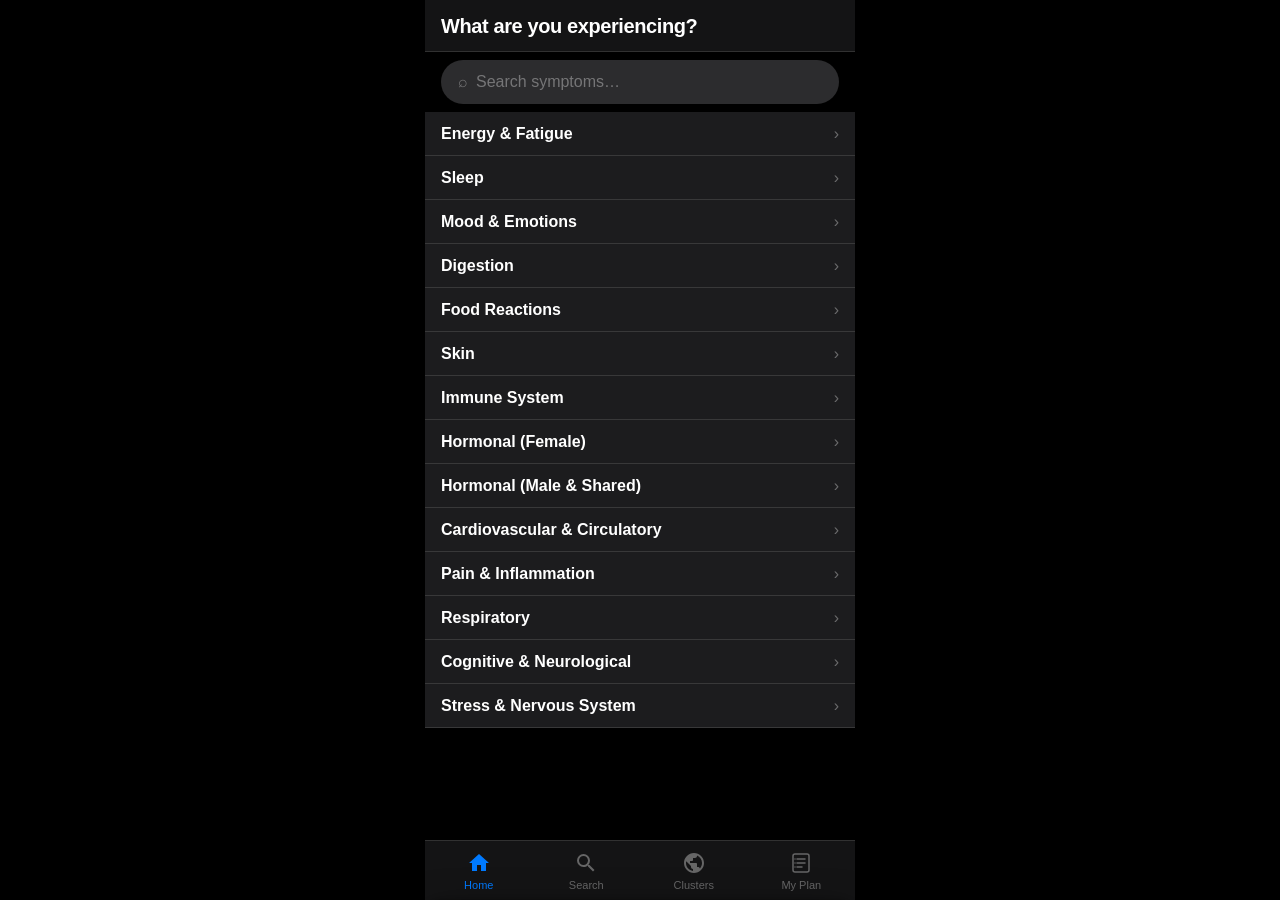
<file: fdn-pwa/index.html>
<!DOCTYPE html>
<html lang="en">
<head>
  <meta charset="UTF-8">
  <meta name="viewport" content="width=device-width, initial-scale=1.0, viewport-fit=cover">
  <meta name="apple-mobile-web-app-capable" content="yes">
  <meta name="apple-mobile-web-app-status-bar-style" content="black-translucent">
  <meta name="apple-mobile-web-app-title" content="FDN Nav">
  <meta name="theme-color" content="#000000">
  <title>FDN Symptom Navigator</title>
  <link rel="manifest" href="./manifest.json">
  <style>
:root {
  /* Safe Areas */
  --safe-top:    env(safe-area-inset-top, 0px);
  --safe-right:  env(safe-area-inset-right, 0px);
  --safe-bottom: env(safe-area-inset-bottom, 0px);
  --safe-left:   env(safe-area-inset-left, 0px);

  /* Backgrounds - iOS UIColor dark mode equivalents */
  --bg-primary:   #000000;
  --bg-secondary: #1C1C1E;
  --bg-tertiary:  #2C2C2E;
  --bg-glass:     rgba(28, 28, 30, 0.72);

  /* Text */
  --text-primary:   rgba(255, 255, 255, 1.0);
  --text-secondary: rgba(255, 255, 255, 0.55);
  --text-tertiary:  rgba(255, 255, 255, 0.35);

  /* Separators */
  --separator:        rgba(255, 255, 255, 0.12);
  --separator-opaque: #3A3A3C;

  /* Accent */
  --accent:             #007AFF;
  --accent-destructive: #FF3B30;

  /* FDN Panel Colors - preserve exactly */
  --panel-mwp:   #e07c3a;
  --panel-mba:   #3abde0;
  --panel-shp:   #8b5cf6;
  --panel-gimap: #22c55e;
  --panel-cross: #94a3b8;

  /* FDN Cluster Colors - preserve exactly */
  --cluster-a: #ef4444;
  --cluster-b: #f97316;
  --cluster-c: #ec4899;
  --cluster-d: #06b6d4;
  --cluster-e: #fbbf24;

  /* Typography */
  --font-family: -apple-system, BlinkMacSystemFont, 'SF Pro Display', 'SF Pro Text', 'Helvetica Neue', Arial, sans-serif;
  --text-xs:   0.6875rem;
  --text-sm:   0.8125rem;
  --text-base: 1rem;
  --text-md:   1.0625rem;
  --text-lg:   1.25rem;
  --text-xl:   1.5rem;
  --text-2xl:  2rem;
  --weight-regular:  400;
  --weight-medium:   500;
  --weight-semibold: 600;
  --weight-bold:     700;
  --tracking-tight:  -0.02em;
  --tracking-normal:  0em;
  --tracking-wide:    0.03em;
  --tracking-caps:    0.06em;

  /* Spacing - 4px base grid */
  --space-1:  0.25rem;
  --space-2:  0.5rem;
  --space-3:  0.75rem;
  --space-4:  1rem;
  --space-5:  1.25rem;
  --space-6:  1.5rem;
  --space-8:  2rem;
  --space-10: 2.5rem;
  --space-12: 3rem;

  /* Border Radius */
  --radius-sm:   8px;
  --radius-md:   12px;
  --radius-lg:   16px;
  --radius-xl:   20px;
  --radius-full: 9999px;

  /* Shadows - dark-background-optimized */
  --shadow-0: none;
  --shadow-1: 0 1px 2px rgba(0,0,0,0.4), 0 0px 1px rgba(0,0,0,0.3);
  --shadow-2: 0 4px 12px rgba(0,0,0,0.5), 0 1px 3px rgba(0,0,0,0.4);
  --shadow-3: 0 16px 40px rgba(0,0,0,0.6), 0 4px 12px rgba(0,0,0,0.5), 0 1px 3px rgba(0,0,0,0.4);

  /* Motion */
  --ease-spring:   cubic-bezier(0.34, 1.56, 0.64, 1);
  --ease-snap:     cubic-bezier(0.25, 0.46, 0.45, 0.94);
  --ease-standard: cubic-bezier(0.4, 0, 0.2, 1);
  --duration-fast:   150ms;
  --duration-normal: 300ms;
  --duration-slow:   450ms;

  /* Layout */
  --touch-target:  44px;
  --max-width:    430px;
  --nav-height:   calc(60px + var(--safe-bottom));
  --header-height: calc(52px + var(--safe-top));
}
*, *::before, *::after {
  box-sizing: border-box;
  margin: 0;
  padding: 0;
  -webkit-font-smoothing: antialiased;
  -moz-osx-font-smoothing: grayscale;
}

html, body {
  height: 100%;
  overscroll-behavior: none;
  -webkit-overflow-scrolling: touch;
}

body {
  background-color: var(--bg-primary);
  color: var(--text-primary);
  font-family: var(--font-family);
  font-size: var(--text-base);
  font-weight: var(--weight-regular);
  line-height: 1.4;
  letter-spacing: var(--tracking-normal);
}

button {
  font-family: var(--font-family);
  font-size: var(--text-base);
  border: none;
  background: none;
  cursor: pointer;
  -webkit-tap-highlight-color: transparent;
  touch-action: manipulation;
}

input {
  font-family: var(--font-family);
}

svg {
  display: block;
  flex-shrink: 0;
}

p, h1, h2, h3, h4 {
  overflow-wrap: break-word;
}
#app {
  position: relative;
  width: 100%;
  max-width: var(--max-width);
  margin: 0 auto;
  min-height: 100dvh;
  background: var(--bg-primary);
  overflow: hidden;
}

#screen-container {
  position: relative;
  width: 100%;
  min-height: 100dvh;
  padding-bottom: var(--nav-height);
  overflow-y: auto;
  overscroll-behavior: contain;
  -webkit-overflow-scrolling: touch;
}

.screen {
  width: 100%;
  min-height: 100%;
  background: var(--bg-primary);
}

.section-list {
  list-style: none;
}

.section-header-row {
  display: flex;
  align-items: center;
  justify-content: space-between;
  padding: var(--space-2) var(--space-4);
  background: var(--bg-primary);
}

.section-header-label {
  font-size: var(--text-xs);
  font-weight: var(--weight-semibold);
  color: var(--text-secondary);
  text-transform: uppercase;
  letter-spacing: var(--tracking-caps);
}

.content-section {
  padding: var(--space-4);
  display: flex;
  flex-direction: column;
  gap: var(--space-3);
}

.pill-grid {
  display: flex;
  flex-wrap: wrap;
  gap: var(--space-2);
}

.empty-state {
  display: flex;
  flex-direction: column;
  align-items: center;
  justify-content: center;
  padding: var(--space-12) var(--space-6);
  text-align: center;
  color: var(--text-tertiary);
  font-size: var(--text-sm);
  gap: var(--space-3);
}

.detail-heading {
  font-size: var(--text-xl);
  font-weight: var(--weight-bold);
  color: var(--text-primary);
  letter-spacing: var(--tracking-tight);
  line-height: 1.2;
}

.detail-subheading {
  font-size: var(--text-base);
  font-weight: var(--weight-semibold);
  color: var(--text-secondary);
  margin-top: var(--space-4);
  margin-bottom: var(--space-2);
}

.mechanism-tree {
  font-family: var(--font-family);
  font-size: var(--text-sm);
  color: var(--text-secondary);
  line-height: 1.6;
  white-space: pre-line;
  background: var(--bg-tertiary);
  border-radius: var(--radius-md);
  padding: var(--space-4);
}

.interpretation-text {
  font-size: var(--text-base);
  color: var(--text-secondary);
  line-height: 1.6;
}
.top-header {
  position: sticky;
  top: 0;
  z-index: 90;
  height: var(--header-height);
  padding-top: var(--safe-top);
  background: var(--bg-glass);
  backdrop-filter: blur(20px) saturate(180%);
  -webkit-backdrop-filter: blur(20px) saturate(180%);
  border-bottom: 1px solid var(--separator);
}

.top-header-inner {
  height: 52px;
  display: flex;
  align-items: center;
  justify-content: space-between;
  padding: 0 var(--space-4);
}

.header-title {
  font-size: var(--text-lg);
  font-weight: var(--weight-semibold);
  color: var(--text-primary);
  letter-spacing: var(--tracking-tight);
}

.header-back-btn {
  display: flex;
  align-items: center;
  gap: var(--space-1);
  min-height: var(--touch-target);
  min-width: var(--touch-target);
  padding: 0 var(--space-2);
  color: var(--accent);
  font-size: var(--text-base);
  font-weight: var(--weight-regular);
  background: none;
  border: none;
  cursor: pointer;
  -webkit-tap-highlight-color: transparent;
  touch-action: manipulation;
}

.header-back-btn:active {
  opacity: 0.6;
}

.search-container {
  padding: var(--space-2) var(--space-4);
  background: var(--bg-primary);
}
.tab-bar {
  position: fixed;
  bottom: 0;
  left: 0;
  right: 0;
  max-width: var(--max-width);
  margin: 0 auto;
  height: var(--nav-height);
  padding-bottom: var(--safe-bottom);
  display: flex;
  align-items: stretch;
  background: var(--bg-glass);
  backdrop-filter: blur(20px) saturate(180%);
  -webkit-backdrop-filter: blur(20px) saturate(180%);
  border-top: 1px solid var(--separator);
  z-index: 100;
}

.tab-item {
  flex: 1;
  display: flex;
  flex-direction: column;
  align-items: center;
  justify-content: center;
  gap: var(--space-1);
  min-height: var(--touch-target);
  min-width: var(--touch-target);
  border: none;
  background: transparent;
  cursor: pointer;
  color: var(--text-tertiary);
  font-family: var(--font-family);
  font-size: var(--text-xs);
  font-weight: var(--weight-medium);
  transition: color var(--duration-fast) var(--ease-standard);
  -webkit-tap-highlight-color: transparent;
  touch-action: manipulation;
}

.tab-item[aria-selected="true"] {
  color: var(--accent);
}

.tab-item:active {
  opacity: 0.7;
}
.list-row {
  display: flex;
  align-items: center;
  justify-content: space-between;
  min-height: var(--touch-target);
  min-width: var(--touch-target);
  padding: var(--space-3) var(--space-4);
  background: var(--bg-secondary);
  border-bottom: 1px solid var(--separator);
  cursor: pointer;
  -webkit-tap-highlight-color: transparent;
  touch-action: manipulation;
  transition: background var(--duration-fast) var(--ease-standard),
              transform var(--duration-fast) var(--ease-standard);
}

.list-row:active {
  transform: scale(0.98);
  background: var(--bg-tertiary);
}

.list-row-label {
  font-size: var(--text-base);
  color: var(--text-primary);
  flex: 1;
}

.list-row-chevron {
  color: var(--text-tertiary);
  flex-shrink: 0;
}

.accordion-header {
  display: flex;
  align-items: center;
  justify-content: space-between;
  min-height: var(--touch-target);
  min-width: var(--touch-target);
  width: 100%;
  padding: var(--space-3) var(--space-4);
  background: var(--bg-secondary);
  border: none;
  border-bottom: 1px solid var(--separator);
  cursor: pointer;
  -webkit-tap-highlight-color: transparent;
  touch-action: manipulation;
}

.accordion-header:active {
  background: var(--bg-tertiary);
}

.accordion-title {
  font-size: var(--text-base);
  font-weight: var(--weight-semibold);
  color: var(--text-primary);
}

.accordion-right {
  display: flex;
  align-items: center;
  gap: var(--space-2);
}

.accordion-chevron {
  transition: transform var(--duration-normal) var(--ease-snap);
  display: inline-block;
  color: var(--text-tertiary);
}

.accordion-header[aria-expanded="true"] .accordion-chevron {
  transform: rotate(90deg);
}

.accordion-badge {
  display: inline-flex;
  align-items: center;
  justify-content: center;
  min-width: 20px;
  height: 20px;
  padding: 0 6px;
  border-radius: var(--radius-full);
  background: var(--accent);
  color: #fff;
  font-size: var(--text-xs);
  font-weight: var(--weight-semibold);
}

.accordion-body {
  display: none;
}

.accordion-body.is-open {
  display: block;
}

.result-group-heading {
  font-size: var(--text-xs);
  font-weight: var(--weight-semibold);
  color: var(--text-tertiary);
  text-transform: uppercase;
  letter-spacing: var(--tracking-caps);
  padding: var(--space-3) var(--space-4) var(--space-1);
}
.var-pill {
  display: inline-flex;
  align-items: center;
  justify-content: center;
  min-height: 28px;
  min-width: var(--touch-target);
  padding: var(--space-1) var(--space-3);
  border-radius: var(--radius-full);
  background: var(--panel-color, var(--panel-cross));
  color: #000000;
  font-family: var(--font-family);
  font-size: var(--text-sm);
  font-weight: var(--weight-semibold);
  white-space: nowrap;
  cursor: pointer;
  -webkit-tap-highlight-color: transparent;
  touch-action: manipulation;
  transition: opacity var(--duration-fast), transform var(--duration-fast) var(--ease-spring);
  border: 2px solid transparent;
}

.var-pill:active {
  opacity: 0.75;
  transform: scale(0.96);
}

.var-pill--cross {
  background: transparent;
  border: 2px dashed var(--panel-color, var(--panel-cross));
  color: var(--panel-color, var(--panel-cross));
}

.cluster-tag {
  display: inline-flex;
  align-items: center;
  justify-content: center;
  min-height: 28px;
  min-width: var(--touch-target);
  padding: var(--space-1) var(--space-3);
  border-radius: var(--radius-sm);
  background: var(--cluster-color, var(--cluster-a));
  color: #000000;
  font-family: var(--font-family);
  font-size: var(--text-sm);
  font-weight: var(--weight-semibold);
  white-space: nowrap;
  cursor: pointer;
  -webkit-tap-highlight-color: transparent;
  touch-action: manipulation;
  transition: opacity var(--duration-fast);
}

.cluster-tag:active {
  opacity: 0.75;
}

.panel-badge {
  display: inline-flex;
  align-items: center;
  gap: var(--space-2);
  padding: var(--space-1) var(--space-3);
  border-radius: var(--radius-full);
  background: var(--panel-color, var(--panel-cross));
  color: #000000;
  font-size: var(--text-sm);
  font-weight: var(--weight-semibold);
}

.cross-panel-badge {
  display: inline-flex;
  align-items: center;
  padding: var(--space-1) var(--space-3);
  border-radius: var(--radius-full);
  border: 2px dashed var(--panel-cross);
  color: var(--panel-cross);
  font-size: var(--text-xs);
  font-weight: var(--weight-semibold);
  letter-spacing: var(--tracking-caps);
  text-transform: uppercase;
}
.bottom-sheet-overlay {
  position: fixed;
  inset: 0;
  background: rgba(0, 0, 0, 0.6);
  z-index: 200;
  opacity: 0;
  pointer-events: none;
  transition: opacity var(--duration-normal) var(--ease-standard);
}

.bottom-sheet-overlay.is-open {
  opacity: 1;
  pointer-events: auto;
}

.bottom-sheet {
  position: fixed;
  inset: 0;
  top: auto;
  max-height: 92dvh;
  z-index: 201;
  background: var(--bg-secondary);
  border-radius: var(--radius-lg) var(--radius-lg) 0 0;
  box-shadow: var(--shadow-3);
  display: flex;
  flex-direction: column;
  overflow-y: auto;
  overscroll-behavior: contain;
  -webkit-overflow-scrolling: touch;
  padding-bottom: var(--safe-bottom);
  transform: translateY(100%);
  transition: transform var(--duration-slow) var(--ease-spring);
  max-width: var(--max-width);
  margin: 0 auto;
  left: 0;
  right: 0;
}

.bottom-sheet.is-open {
  transform: translateY(0);
}

.sheet-drag-indicator {
  width: 36px;
  height: 5px;
  background: var(--separator-opaque);
  border-radius: var(--radius-full);
  margin: var(--space-2) auto var(--space-1);
  flex-shrink: 0;
}

.sheet-content {
  flex: 1;
  padding: var(--space-4);
  display: flex;
  flex-direction: column;
  gap: var(--space-4);
  overflow-y: auto;
  overscroll-behavior: contain;
  -webkit-overflow-scrolling: touch;
}

.sheet-header {
  display: flex;
  align-items: center;
  gap: var(--space-3);
  padding-bottom: var(--space-2);
  border-bottom: 1px solid var(--separator);
}
.alert-banner {
  width: 100%;
  padding: var(--space-4);
  border-radius: var(--radius-md);
  display: flex;
  align-items: flex-start;
  gap: var(--space-3);
}

.alert-banner--destructive {
  background: rgba(255, 59, 48, 0.15);
  border: 1px solid #FF3B30;
  color: #FF3B30;
}

.alert-banner--warning {
  background: rgba(255, 204, 0, 0.12);
  border: 1px solid #FFCC00;
  color: #FFCC00;
}

.alert-icon {
  font-size: var(--text-lg);
  flex-shrink: 0;
  line-height: 1;
}

.alert-body {
  flex: 1;
}

.alert-title {
  font-weight: var(--weight-semibold);
  font-size: var(--text-base);
  line-height: 1.3;
}

.alert-description {
  font-size: var(--text-sm);
  margin-top: var(--space-1);
  opacity: 0.85;
  line-height: 1.5;
}

.search-bar {
  display: flex;
  align-items: center;
  gap: var(--space-2);
  background: var(--bg-tertiary);
  border-radius: var(--radius-full);
  min-height: var(--touch-target);
  padding: var(--space-2) var(--space-4);
  border: 1px solid transparent;
  transition: border-color var(--duration-fast);
}

.search-bar:focus-within {
  border-color: var(--separator-opaque);
}

.search-icon {
  color: var(--text-tertiary);
  flex-shrink: 0;
}

.search-input {
  flex: 1;
  background: transparent;
  border: none;
  outline: none;
  color: var(--text-primary);
  font-family: var(--font-family);
  font-size: var(--text-base);
  -webkit-appearance: none;
  appearance: none;
}

.search-input::placeholder {
  color: var(--text-tertiary);
}

.search-clear {
  display: none;
  background: none;
  border: none;
  color: var(--text-tertiary);
  cursor: pointer;
  padding: var(--space-1);
  border-radius: var(--radius-full);
  min-height: var(--touch-target);
  min-width: var(--touch-target);
  align-items: center;
  justify-content: center;
  -webkit-tap-highlight-color: transparent;
}

.search-clear.is-visible {
  display: flex;
}
@keyframes fade-in {
  from { opacity: 0; transform: translateY(8px); }
  to   { opacity: 1; transform: translateY(0); }
}

@keyframes scale-in {
  from { opacity: 0; transform: scale(0.95); }
  to   { opacity: 1; transform: scale(1); }
}

.animate-fade-in {
  animation: fade-in var(--duration-normal) var(--ease-snap) forwards;
}

.animate-scale-in {
  animation: scale-in var(--duration-fast) var(--ease-spring) forwards;
}

.screen-enter {
  animation: fade-in var(--duration-normal) var(--ease-snap) forwards;
}

.priority-block {
  padding: var(--space-4);
  border-radius: var(--radius-md);
  background: rgba(239, 68, 68, 0.12);
  border: 1px solid var(--cluster-a);
  color: var(--cluster-a);
  font-size: var(--text-sm);
  font-weight: var(--weight-medium);
  line-height: 1.5;
}

.referral-block {
  padding: var(--space-4);
  border-radius: var(--radius-md);
  background: rgba(251, 191, 36, 0.12);
  border: 1px solid var(--cluster-e);
  color: var(--cluster-e);
  font-size: var(--text-sm);
  font-weight: var(--weight-medium);
  line-height: 1.5;
}

.divider {
  height: 1px;
  background: var(--separator);
  margin: 0 var(--space-4);
}

.spacer-sm { height: var(--space-2); }
.spacer-md { height: var(--space-4); }
.spacer-lg { height: var(--space-8); }

.text-accent { color: var(--accent); }
.text-destructive { color: var(--accent-destructive); }
.text-secondary { color: var(--text-secondary); }
.text-tertiary { color: var(--text-tertiary); }
.font-semibold { font-weight: var(--weight-semibold); }
.font-bold { font-weight: var(--weight-bold); }
.text-sm { font-size: var(--text-sm); }
.text-xs { font-size: var(--text-xs); }

@media (prefers-reduced-motion: reduce) {
  *, *::before, *::after {
    animation-duration: 0.01ms !important;
    animation-iteration-count: 1 !important;
    transition-duration: 0.01ms !important;
  }
}

/* ─── My Plan Feature ─── */
.practice-card {
  background: var(--bg-secondary);
  border-radius: var(--radius-md);
  margin-bottom: var(--space-2);
  overflow: hidden;
}
.practice-card-header {
  display: flex;
  align-items: center;
  gap: var(--space-2);
  padding: var(--space-4);
  min-height: 44px;
  cursor: pointer;
  user-select: none;
}
.practice-title {
  flex: 1;
  font-weight: 600;
  color: var(--text-primary);
  font-size: var(--text-md);
}
.practice-complete .practice-title { color: var(--text-secondary); }
.practice-complete .practice-card-header { opacity: 0.6; }
.frequency-pill {
  font-size: var(--text-xs);
  color: var(--text-secondary);
  background: var(--bg-primary);
  border-radius: 99px;
  padding: 2px 8px;
  white-space: nowrap;
}
.practice-checkbox {
  display: flex;
  align-items: center;
  justify-content: center;
  width: 44px;
  height: 44px;
  min-width: 44px;
  border: none;
  background: transparent;
  cursor: pointer;
  color: var(--text-secondary);
  border-radius: var(--radius-md);
  padding: 0;
}
.practice-card-body {
  padding: 0 var(--space-4) var(--space-4);
  border-top: 1px solid var(--separator);
}
.practice-card-body p {
  color: var(--text-primary);
  font-size: var(--text-sm);
  line-height: 1.5;
  margin-bottom: var(--space-1);
}
.practice-what-label,
.practice-why-label {
  font-weight: 600;
  color: var(--text-secondary);
  font-size: var(--text-xs);
  text-transform: uppercase;
  letter-spacing: 0.04em;
  margin-top: var(--space-2);
}
.cluster-dot {
  width: 8px;
  height: 8px;
  border-radius: 50%;
  flex-shrink: 0;
}
.cluster-dot.cluster-A { background: var(--cluster-a); }
.cluster-dot.cluster-B { background: var(--cluster-b); }
.cluster-dot.cluster-C { background: var(--cluster-c); }
.cluster-dot.cluster-D { background: var(--cluster-d); }
.cluster-dot.cluster-E { background: var(--cluster-e); }
@keyframes check-pop {
  0%   { transform: scale(1); opacity: 0; }
  50%  { transform: scale(1.3); opacity: 1; }
  100% { transform: scale(1); opacity: 1; }
}
.practice-checkbox[aria-pressed="true"] svg {
  animation: check-pop 200ms ease-out forwards;
  color: var(--accent);
}
.practice-checkbox[aria-pressed="true"] {
  color: var(--accent);
}
.plan-mode-toggle {
  display: flex;
  background: var(--bg-secondary);
  border-radius: var(--radius-md);
  padding: 2px;
  margin-bottom: var(--space-2);
}
.mode-btn {
  flex: 1;
  padding: var(--space-1) var(--space-2);
  border-radius: calc(var(--radius-md) - 2px);
  font-size: var(--text-sm);
  font-weight: 500;
  color: var(--text-secondary);
  background: transparent;
  border: none;
  cursor: pointer;
  min-height: 44px;
}
.mode-btn.active {
  background: var(--bg-primary);
  color: var(--accent);
  font-weight: 600;
}
.mode-explainer {
  font-size: var(--text-xs);
  color: var(--text-secondary);
  margin-bottom: var(--space-4);
  padding: 0 var(--space-1);
}
.dress-section { margin-bottom: var(--space-2); }
.dress-section-header {
  font-weight: 600;
  color: var(--text-primary);
  font-size: var(--text-md);
  padding: var(--space-2) 0;
  cursor: pointer;
  list-style: none;
}
.dress-section-body { padding-top: var(--space-1); }
.plan-header { margin-bottom: var(--space-4); }
.plan-header h2 {
  font-size: var(--text-xl);
  font-weight: 700;
  color: var(--text-primary);
  margin-bottom: var(--space-1);
}
.nav-badge {
  display: none;
  width: 6px;
  height: 6px;
  border-radius: 50%;
  background: var(--accent);
  position: absolute;
  top: 6px;
  right: 6px;
}
.nav-badge.visible { display: block; }
.alert-referral {
  background: var(--bg-secondary);
  border-left: 3px solid var(--cluster-e);
  border-radius: var(--radius-md);
  padding: var(--space-4);
  margin-bottom: var(--space-4);
  color: var(--text-primary);
  font-size: var(--text-sm);
  line-height: 1.5;
}
.banner-notice {
  background: var(--bg-secondary);
  border-radius: var(--radius-md);
  padding: var(--space-2) var(--space-4);
  display: flex;
  align-items: center;
  justify-content: space-between;
  margin-bottom: var(--space-4);
  font-size: var(--text-sm);
  color: var(--text-secondary);
}
.practice-list { padding-bottom: var(--space-8); }
  </style>
</head>
<body>
  <div id="app">
    <div id="screen-container"></div>

    <section id="screen-plan" class="screen" aria-label="My Plan" hidden>

      <div id="plan-referral-notice" class="alert-referral" hidden>
        <strong>Talk to your doctor first.</strong> One or more of your symptoms may indicate a condition that needs medical evaluation. Please consult a licensed physician before starting any new health practice. The information in this plan is for general wellness support only and is not medical advice.
      </div>

      <div id="plan-refresh-banner" class="banner-notice" hidden>
        <span>Your symptoms have changed. Refresh your plan?</span>
        <button data-action="refresh-plan">Refresh</button>
      </div>

      <header class="plan-header">
        <h2>Your Practice Plan</h2>
        <p id="plan-subtitle" class="text-secondary">Based on 0 symptoms you selected</p>
      </header>

      <div class="plan-mode-toggle" role="tablist" aria-label="Plan view mode">
        <button
          class="mode-btn active"
          data-mode="focus"
          role="tab"
          aria-selected="true"
          data-action="switch-plan-mode"
        >Focus Mode</button>
        <button
          class="mode-btn"
          data-mode="full"
          role="tab"
          aria-selected="false"
          data-action="switch-plan-mode"
        >Full Plan</button>
      </div>

      <p id="plan-mode-explainer" class="mode-explainer text-secondary">Focus Mode shows the practices with the broadest impact on your symptoms. Start here.</p>

      <div id="plan-practice-list" class="practice-list"></div>

      <div id="plan-empty-state" class="empty-state" hidden>
        Select symptoms on the Search tab to see your personalized plan.
      </div>

    </section>
    <nav class="tab-bar" role="tablist" aria-label="Main navigation">
      <button class="tab-item" role="tab" aria-selected="true" data-action="navigate-tab" data-tab="home">
        <svg width="24" height="24" viewBox="0 0 24 24" fill="currentColor" aria-hidden="true"><path d="M10 20v-6h4v6h5v-8h3L12 3 2 12h3v8z"/></svg>
        <span>Home</span>
      </button>
      <button class="tab-item" role="tab" aria-selected="false" data-action="navigate-tab" data-tab="search">
        <svg width="24" height="24" viewBox="0 0 24 24" fill="currentColor" aria-hidden="true"><path d="M15.5 14h-.79l-.28-.27A6.471 6.471 0 0 0 16 9.5 6.5 6.5 0 1 0 9.5 16c1.61 0 3.09-.59 4.23-1.57l.27.28v.79l5 4.99L20.49 19l-4.99-5zm-6 0C7.01 14 5 11.99 5 9.5S7.01 5 9.5 5 14 7.01 14 9.5 11.99 14 9.5 14z"/></svg>
        <span>Search</span>
      </button>
      <button class="tab-item" role="tab" aria-selected="false" data-action="navigate-tab" data-tab="clusters">
        <svg width="24" height="24" viewBox="0 0 24 24" fill="currentColor" aria-hidden="true"><path d="M12 2C6.48 2 2 6.48 2 12s4.48 10 10 10 10-4.48 10-10S17.52 2 12 2zm-1 17.93c-3.95-.49-7-3.85-7-7.93 0-.62.08-1.21.21-1.79L9 15v1c0 1.1.9 2 2 2v1.93zm6.9-2.54c-.26-.81-1-1.39-1.9-1.39h-1v-3c0-.55-.45-1-1-1H8v-2h2c.55 0 1-.45 1-1V7h2c1.1 0 2-.9 2-2v-.41c2.93 1.19 5 4.06 5 7.41 0 2.08-.8 3.97-2.1 5.39z"/></svg>
        <span>Clusters</span>
      </button>
      <button
        class="tab-item"
        role="tab"
        aria-selected="false"
        data-tab="plan"
        data-action="navigate-tab"
        aria-label="My Plan"
      >
        <svg width="24" height="24" viewBox="0 0 24 24" fill="none" aria-hidden="true">
          <rect x="4" y="3" width="16" height="18" rx="2" stroke="currentColor" stroke-width="1.5"/>
          <path d="M8 8h8M8 12h8M8 16h5" stroke="currentColor" stroke-width="1.5" stroke-linecap="round"/>
          <circle cx="6" cy="8" r="0.75" fill="currentColor"/>
          <circle cx="6" cy="12" r="0.75" fill="currentColor"/>
          <circle cx="6" cy="16" r="0.75" fill="currentColor"/>
        </svg>
        <span class="nav-label">My Plan</span>
        <span class="nav-badge" id="plan-badge" aria-hidden="true"></span>
      </button>
    </nav>
    <div id="bottom-sheet-overlay" class="bottom-sheet-overlay" data-action="close-sheet" aria-hidden="true"></div>
    <div id="bottom-sheet" class="bottom-sheet" role="dialog" aria-modal="true" aria-label="Detail view" aria-hidden="true">
      <div class="sheet-drag-indicator" aria-hidden="true"></div>
      <div id="sheet-content" class="sheet-content"></div>
    </div>
  </div>
  <script>
const DATA = {
  symptoms: {
    'always-tired': {
      label: 'Always tired',
      category: 'Energy & Fatigue',
      variables: ['cortisol-diurnal', 'dhea', 'hpa-axis', 'sigas-shp', 'indican', 'ohdg', 'hepatic-detox'],
      clusters: ['A', 'B'],
      interpretation: 'Persistent fatigue without a clear cause reflects convergence of HPA dysregulation depleting cortisol reserve, GI-driven amino acid theft reducing neurotransmitter production, and accumulated oxidative damage impairing mitochondrial ATP output. This is the signature multi-system presentation in functional exhaustion. The practitioner should map which driver is upstream by examining cortisol diurnal pattern shape alongside Indican and 8-OHdG values together.',
      mechanismTree: 'HPA Dysregulation (Cortisol Diurnal Pattern flat or inverted)\n└─ Pregnenolone Steal → DHEA depletion\n   └─ Anabolic collapse → exercise intolerance, motivational fatigue\nGI Dysbiosis (Indican elevation)\n└─ Tryptophan theft by bacteria → serotonin/melatonin deficit\n   └─ Neurotransmitter depletion → non-restorative sleep, mood-fatigue loop\nOxidative Burden (8-OHdG)\n└─ Mitochondrial DNA damage\n   └─ Reduced ATP synthesis → cellular energy deficit'
    },
    'afternoon-energy-crash': {
      label: 'Afternoon energy crash',
      category: 'Energy & Fatigue',
      variables: ['cortisol-diurnal', 'indican'],
      clusters: ['B'],
      interpretation: 'A reproducible post-lunch energy collapse is a hallmark of cortisol diurnal dysfunction — specifically a premature afternoon cortisol drop rather than the physiologically sustained curve. Blood glucose instability (not directly measured in the 5-panel system) compounds this when GI dysbiosis impairs bile acid function and carbohydrate metabolism. The Indican value provides context: elevated Indican suggests SIBO-driven hypomotility and impaired nutrient absorption that worsens glucose regulation.',
      mechanismTree: 'Cortisol Diurnal Pattern (premature afternoon drop)\n└─ Loss of cortisol-driven glucose counter-regulation\n   └─ Blood glucose crash → fatigue, carbohydrate craving\nGI Dysbiosis (Indican)\n└─ Bile acid disruption (see Urinary Bile Acids)\n   └─ Fat and carbohydrate malabsorption → worsened glucose instability'
    },
    'cant-get-out-of-bed': {
      label: "Can't get out of bed in the morning",
      category: 'Energy & Fatigue',
      variables: ['cortisol-diurnal', 'dhea', 'melatonin'],
      clusters: ['B'],
      interpretation: 'Difficulty mobilizing in the morning reflects a blunted cortisol awakening response — the normal cortisol spike that occurs within 30 minutes of waking is absent or severely reduced in HPA exhaustion phases 3 and 4. Low DHEA compounds this by removing the anabolic counterbalance. Melatonin dysregulation is the third vector: elevated nocturnal melatonin extending past wake time, often seen when GI dysbiosis drives ectopic melatonin production.',
      mechanismTree: 'HPA Axis (Cortisol Awakening Response blunted)\n└─ Loss of morning cortisol surge\n   └─ Inability to mobilize glucose and energy for morning activity\nDHEA depletion\n└─ Catabolic dominance overnight\n   └─ Morning stiffness, motivational paralysis\nMelatonin dysregulation\n└─ Circadian rhythm phase delay\n   └─ Melatonin not cleared by wake time → grogginess'
    },
    'wired-but-tired': {
      label: 'Wired but tired',
      category: 'Energy & Fatigue',
      variables: ['cortisol-diurnal', 'hpa-axis', 'melatonin'],
      clusters: ['B'],
      interpretation: 'The paradox of feeling simultaneously exhausted and mentally activated is a classic HPA Phase 2 (Resistance) or early Phase 3 (Exhaustion) signature. Cortisol is dysregulated — often elevated in the evening when it should be falling — while the body is physically depleted. This evening cortisol elevation directly suppresses melatonin production, preventing the neurological wind-down needed for restorative sleep. The practitioner should look for a cortisol pattern with late-day elevation despite morning blunting.',
      mechanismTree: 'HPA Phase 2\u20133 Dysregulation\n└─ Evening cortisol elevation (inverted diurnal pattern)\n   └─ Sympathetic nervous system activation → mental alertness\nMelatonin suppression (by elevated evening cortisol)\n└─ Failure of circadian wind-down\n   └─ Physical exhaustion + neurological hyperarousal simultaneously'
    },
    'exercise-makes-worse': {
      label: 'Exercise makes me worse',
      category: 'Energy & Fatigue',
      variables: ['ohdg', 'oxidative-stress', 'dhea', 'cortisol-diurnal'],
      clusters: ['A', 'B'],
      interpretation: 'Post-exertional malaise — where exercise reliably worsens rather than improves wellbeing — indicates the oxidative stress burden is already exceeding the body\'s antioxidant and repair capacity. Exercise generates reactive oxygen species; when the baseline 8-OHdG is elevated, this additional oxidative load causes net tissue damage rather than adaptation. DHEA depletion removes the primary anabolic hormone needed for post-exercise repair and muscle protein synthesis.',
      mechanismTree: 'Oxidative Stress Cascade (8-OHdG elevated)\n└─ Exercise generates additional ROS beyond repair capacity\n   └─ Net mitochondrial and DNA damage → post-exertional fatigue\nDHEA depletion\n└─ Loss of anabolic signaling\n   └─ Failure to mount protein synthesis response post-exercise\nCortisol dysregulation\n└─ Exercise-triggered cortisol spike in depleted system\n   └─ Catabolic dominance → muscle breakdown, not rebuilding'
    },
    'no-motivation-or-drive': {
      label: 'No motivation or drive',
      category: 'Energy & Fatigue',
      variables: ['dhea', 'testosterone', 'hpa-axis', 'indican'],
      clusters: ['A', 'B'],
      interpretation: 'Loss of motivation and drive at a neurochemical level reflects depletion of both the anabolic hormones (DHEA, testosterone) and the neurotransmitter precursors required for dopamine and serotonin synthesis. Indican elevation signals bacterial tryptophan theft — tryptophan is the precursor to serotonin AND the kynurenine pathway, so its depletion simultaneously reduces serotonin and increases neuroinflammatory metabolites. HPA axis dysregulation compounds this by sustaining a cortisol-dominant catabolic state.',
      mechanismTree: 'Indican (SIBO/dysbiosis)\n└─ Bacterial tryptophan catabolism → serotonin precursor depletion\n   └─ Dopamine pathway cross-depletion → motivational anhedonia\nDHEA + Testosterone depletion (via Pregnenolone Steal)\n└─ Loss of anabolic drive signaling\n   └─ Physical and motivational inertia\nHPA Dysregulation\n└─ Sustained cortisol elevation → cortisolergic dominance\n   └─ Reward circuit suppression → apathy'
    },
    'cant-fall-asleep': {
      label: "Can't fall asleep",
      category: 'Sleep',
      variables: ['melatonin', 'cortisol-diurnal', 'hpa-axis', 'histamine-mba'],
      clusters: ['B', 'D'],
      interpretation: 'Sleep onset insomnia is driven by two independent physiological vectors that frequently co-occur: HPA-driven evening cortisol elevation suppressing melatonin production, and histamine-mediated CNS arousal. Histamine is a potent wakefulness neurotransmitter; elevated systemic histamine (from mucosal barrier breakdown) activates H1 receptors in the hypothalamus, maintaining the arousal state. The practitioner should examine both the cortisol diurnal pattern shape and histamine/DAO levels to determine primary driver.',
      mechanismTree: 'HPA Dysregulation (evening cortisol not falling)\n└─ Cortisol directly suppresses pineal melatonin secretion\n   └─ Absence of sleep-onset melatonin surge → can\'t cross into sleep\nHistamine load (Histamine-MBA elevated)\n└─ H1 receptor activation in tuberomammillary nucleus\n   └─ Sustained histaminergic arousal → racing mind at night\nCombined effect\n└─ Cortisol + histamine synergistically maintain wakefulness'
    },
    'wake-up-1-3am': {
      label: 'Wake up between 1\u20133am',
      category: 'Sleep',
      variables: ['cortisol-diurnal', 'hepatic-detox'],
      clusters: ['A', 'B'],
      interpretation: 'Waking reliably between 1 and 3am is the traditional TCM liver window — and biochemically corresponds to two mechanisms: cortisol-mediated counter-regulatory surges in response to nocturnal blood glucose drops, and hepatic detoxification surges that generate metabolite-driven arousal signals. When Hepatic Detox Impairment is present, Phase I intermediates accumulate in the small hours and trigger sympathetic activation. Blood glucose dysregulation (not directly measured but inferred from Cortisol Diurnal Pattern and Indican) is the third vector.',
      mechanismTree: 'Cortisol Diurnal Pattern (reactive nocturnal surge)\n└─ Blood glucose drops overnight\n   └─ Cortisol counter-regulatory spike at 1\u20133am → waking\nHepatic Detoxification Impairment\n└─ Phase I metabolite accumulation peaks during liver\'s peak processing window\n   └─ Reactive oxygen species + sympathetic activation → arousal\nGI Dysbiosis (Indican, implied)\n└─ Impaired bile acid conjugation → fat malabsorption → unstable overnight glucose'
    },
    'never-feel-rested': {
      label: 'Never feel rested',
      category: 'Sleep',
      variables: ['melatonin', 'cortisol-diurnal', 'ohdg', 'histamine-mba'],
      clusters: ['B', 'D'],
      interpretation: 'Non-restorative sleep — sleeping adequate hours but waking unrefreshed — reflects the failure of deep NREM and REM architecture rather than simple sleep duration. Melatonin dysregulation impairs the circadian signal that gates REM sleep timing. Elevated 8-OHdG indicates ongoing mitochondrial oxidative damage that impairs the cellular repair processes that are supposed to occur during sleep. Histamine elevation fragmented sleep architecture by triggering micro-arousals throughout the night.',
      mechanismTree: 'Melatonin dysregulation\n└─ Impaired REM sleep gating\n   └─ Reduced slow-wave and REM sleep stages → no cellular restoration\n8-OHdG (Oxidative DNA damage)\n└─ Mitochondrial repair machinery overwhelmed during sleep\n   └─ Waking with accumulated oxidative deficit\nHistamine load\n└─ H1-mediated micro-arousals throughout sleep architecture\n   └─ Sleep fragmentation → no sustained deep sleep'
    },
    'vivid-dreams-nightmares': {
      label: 'Vivid dreams or nightmares',
      category: 'Sleep',
      variables: ['hpa-axis', 'cortisol-diurnal'],
      clusters: ['B'],
      interpretation: 'Vivid dreams and nightmares are a functional marker of HPA activation during sleep — specifically, cortisol surges during REM sleep increase dream intensity and emotional content. This reflects HPA Phase 2 (Resistance) hyperactivation where the stress axis continues firing during sleep phases when it should be suppressed. The practitioner should examine whether cortisol elevations occur at the 11pm and/or 3am data points on the diurnal panel.',
      mechanismTree: 'HPA Dysregulation (cortisol intrusion into REM)\n└─ Cortisol elevation during REM windows (11pm\u20133am)\n   └─ Amygdala hyperactivation → emotionally intense dream content\nCortisol Diurnal Pattern (night-time elevation)\n└─ Loss of normal nocturnal cortisol nadir\n   └─ Sustained sympathetic tone during REM sleep → nightmare threshold lowered'
    },
    'need-10-hours-still-tired': {
      label: 'Need 10+ hours and still tired',
      category: 'Sleep',
      variables: ['hpa-axis', 'dhea', 'sigas-shp'],
      clusters: ['B'],
      interpretation: 'Requiring 10 or more hours of sleep without feeling restored is a hallmark of HPA Axis Phase 3 (Exhaustion) and Phase 4 (Collapse). The HPA system has lost the ability to mount an adequate cortisol awakening response; the body remains in a low-cortisol, high-sleep-pressure state for extended periods. Low sIgA-SHP confirms immune suppression secondary to chronic cortisol dysregulation. DHEA depletion removes the primary anabolic hormone needed to restore energy between sleep cycles.',
      mechanismTree: 'HPA Exhaustion/Collapse Phase (Phase 3\u20134)\n└─ Cortisol Awakening Response absent or severely blunted\n   └─ Body remains in sleep-pressure state past physiological wake time\nDHEA depletion\n└─ No anabolic counterbalance to catabolic overnight state\n   └─ Cellular energy cannot be replenished even with extended sleep\nsIgA-SHP (low \u2014 immune collapse)\n└─ Chronic HPA suppression of mucosal immunity\n   └─ Persistent low-grade immune activation → fatigue amplification'
    },
    'anxiety': {
      label: 'Anxiety',
      category: 'Mood & Emotions',
      variables: ['histamine-mba', 'dao', 'hpa-axis', 'indican', 'zonulin', 'cortisol-diurnal'],
      clusters: ['A', 'B', 'D'],
      interpretation: 'Anxiety has multiple independent FDN drivers that must be differentiated. Histamine-mediated anxiety is vasoactive and acute: Histamine-MBA elevated with low DAO indicates impaired degradation, causing CNS arousal via hypothalamic H1 activation. Indican-driven anxiety is neurochemical: bacterial tryptophan theft depletes serotonin precursors while generating kynurenine-pathway neuroinflammatory metabolites. Zonulin-mediated anxiety is systemic: tight junction disassembly allows LPS translocation, driving low-grade neuroinflammation that presents as generalized anxiety. The practitioner must identify which mechanism is primary before selecting interventions.',
      mechanismTree: 'Histamine load (Histamine-MBA + low DAO)\n└─ H1 receptor activation: CNS arousal, vasodilation\n   └─ Acute anxiety, racing heart, flushing\nIndican (tryptophan theft)\n└─ Serotonin precursor depletion\n   └─ Kynurenine pathway activation → quinolinic acid (excitotoxin)\n      └─ NMDA receptor hyperactivation → anxiety/agitation\nZonulin (leaky gut)\n└─ LPS translocation → TLR4 activation in microglia\n   └─ Neuroinflammation → generalized anxiety, fear amplification'
    },
    'depression': {
      label: 'Depression',
      category: 'Mood & Emotions',
      variables: ['indican', 'hpa-axis', 'dhea', 'testosterone', 'ohdg', 'oxidative-stress'],
      clusters: ['A', 'B'],
      interpretation: 'Functional depression in the FDN model is primarily a biochemical deficit state rather than a psychosocial condition, though both can co-occur. Indican elevation points to tryptophan theft as the primary serotonin depletion mechanism. HPA exhaustion depletes the anabolic hormones (DHEA, testosterone) that maintain motivational energy and neuroplasticity. Systemic oxidative stress (8-OHdG) damages neuronal mitochondria, reducing the energy availability for synaptic signaling. These three pathways can independently produce depression-like presentations and must all be assessed.',
      mechanismTree: 'Indican (dysbiosis)\n└─ Bacterial tryptophan catabolism → serotonin precursor deficit\n   └─ Serotonin + dopamine precursor cross-depletion\n      └─ Anhedonia, loss of reward signaling\nHPA Exhaustion (DHEA + Testosterone low)\n└─ Catabolic dominance → neuroplasticity impairment\n   └─ Reduced BDNF expression → hippocampal atrophy pattern\n8-OHdG + Oxidative Stress\n└─ Neuronal mitochondrial damage\n   └─ ATP deficit in prefrontal cortex → executive function loss, flat affect'
    },
    'irritability-short-fuse': {
      label: 'Irritability / short fuse',
      category: 'Mood & Emotions',
      variables: ['histamine-mba', 'cortisol-diurnal', 'hpa-axis'],
      clusters: ['B', 'D'],
      interpretation: 'Irritability and low frustration tolerance are most commonly driven by three intersecting mechanisms in the FDN model. Histamine is directly neuroexcitatory — elevated systemic histamine lowers the threshold for emotional reactivity via hypothalamic and limbic histamine receptors. Cortisol dysregulation (particularly an erratic or inverted diurnal pattern) produces blood glucose instability that directly causes neuroglycopenic irritability. HPA hyperactivation maintains a chronic sympathetic baseline that compresses the stress buffer — minor stressors produce outsized reactions.',
      mechanismTree: 'Histamine-MBA (elevated)\n└─ Limbic H1 activation → emotional excitability threshold lowered\n   └─ Rapid-onset irritability, noise/light sensitivity\nCortisol Diurnal (erratic pattern)\n└─ Blood glucose dysregulation\n   └─ Neuroglycopenic episodes → "hanger" irritability\nHPA Hyperactivation\n└─ Sustained sympathetic tone → compressed stress buffer\n   └─ Exaggerated threat response to minor stressors'
    },
    'emotional-numbness': {
      label: 'Emotional numbness',
      category: 'Mood & Emotions',
      variables: ['hpa-axis', 'dhea', 'cortisol-diurnal'],
      clusters: ['B'],
      interpretation: 'Emotional numbness or blunting is the hallmark presentation of HPA Phase 3\u20134 (Exhaustion and Collapse). When the HPA axis has been chronically overactivated and the system enters collapse, the characteristic flat cortisol pattern removes the hormonal substrate for emotional responsivity. DHEA depletion eliminates the neuro-protective and mood-modulating effects of this neurosteroid. The practitioner should look for a nearly flat cortisol diurnal pattern — all four data points clustered at or below low-normal range.',
      mechanismTree: 'HPA Collapse Phase (Phase 3\u20134)\n└─ Cortisol pattern flatlined — no diurnal variation\n   └─ Absence of cortisol-driven emotional responsivity substrate\nDHEA depletion\n└─ Loss of neurosteroid DHEA-S (neuroprotective, mood-modulating)\n   └─ Emotional blunting, dissociation from affect\nCombined effect\n└─ Hormonal emotional substrate depleted across all axes\n   └─ Flatted affect, inability to feel positive or negative emotions'
    },
    'overwhelm-cant-cope': {
      label: "Overwhelm / can't cope with stress",
      category: 'Mood & Emotions',
      variables: ['hpa-axis', 'sigas-shp', 'pregnenolone-steal'],
      clusters: ['B'],
      interpretation: 'The inability to handle stress that was previously manageable is the clinical definition of HPA Phase 2\u20133 transition. The cortisol:DHEA ratio (assessed from the diurnal panel and DHEA value) reveals whether the system is still mounting a cortisol response but at the cost of depleting anabolic reserves via Pregnenolone Steal. Low sIgA-SHP confirms that HPA suppression of mucosal immunity has already occurred — the immune system is a downstream victim of the same cortisol dysregulation that is overwhelming the psychological stress-coping system.',
      mechanismTree: 'HPA Dysregulation (Cortisol:DHEA ratio imbalanced)\n└─ Cortisol reserve insufficient to buffer new stressors\n   └─ Disproportionate stress response to minor demands\nPregnenolone Steal (active)\n└─ Anabolic hormones sacrificed for cortisol synthesis\n   └─ Emotional resilience substrates (DHEA, progesterone) depleted\nsIgA-SHP (low)\n└─ HPA → immune suppression loop\n   └─ Physical illness adds to total allostatic load → overwhelm amplified'
    },
    'mood-swings': {
      label: 'Mood swings',
      category: 'Mood & Emotions',
      variables: ['estradiol', 'progesterone', 'cortisol-diurnal', 'histamine-mba'],
      clusters: ['B', 'C', 'D'],
      interpretation: 'Mood swings spanning the full emotional range — from euphoria to irritability to tearfulness — indicate hormonal instability across multiple axes simultaneously. Estradiol:Progesterone imbalance (Cluster C — estrogen recycling via Beta-glucuronidase) produces the hormonal volatility. Blood glucose dysregulation from HPA-driven cortisol diurnal dysfunction adds a metabolic volatility layer. Histamine load amplifies emotional reactivity by lowering the limbic response threshold. The practitioner must assess all three panels (SHP, MBA, GI-MAP) to identify the primary amplification mechanism.',
      mechanismTree: 'Estradiol:Progesterone imbalance (Cluster C)\n└─ Beta-glucuronidase → re-circulating estrogen metabolites\n   └─ Estrogen dominance with progesterone insufficiency → emotional volatility\nCortisol Diurnal (erratic)\n└─ Blood glucose instability → metabolic mood fluctuation\n   └─ High and low glucose states create emotional polarity\nHistamine-MBA (elevated)\n└─ Vasoactive + neuroexcitatory histamine peaks\n   └─ Emotional reactivity spikes at histamine load peaks'
    },
    'brain-fog': {
      label: 'Brain fog',
      category: 'Mood & Emotions',
      variables: ['zonulin', 'indican', 'ohdg', 'hepatic-detox', 'histamine-mba', 'dao'],
      clusters: ['A', 'B', 'D'],
      interpretation: 'Brain fog is the most multi-mechanistic symptom in the FDN model and reliably indicates cross-panel dysfunction. Zonulin-mediated LPS translocation triggers microglial activation and neuroinflammation — the most direct mechanism. Indican-driven amino acid depletion removes precursors for acetylcholine and dopamine, impairing cognitive processing speed. Hepatic Detox Impairment allows recirculation of neurotoxic Phase I intermediates. Histamine directly impairs hippocampal and prefrontal cognitive networks. When all four drivers are active, the practitioner should prioritize GI barrier restoration as the upstream intervention.',
      mechanismTree: 'Zonulin (leaky gut)\n└─ LPS translocation → microglial TLR4 activation\n   └─ Neuroinflammation → cognitive processing impairment\nIndican (amino acid theft)\n└─ Acetylcholine precursor (choline, serine) depletion\n   └─ Cholinergic transmission deficit → memory and attention impairment\nHepatic Detox Impairment\n└─ Phase I intermediate accumulation → neurotoxin recirculation\n   └─ Toxic encephalopathy pattern\nHistamine-MBA (elevated)\n└─ Hippocampal H1 activation → impaired spatial and working memory'
    },
    'poor-memory': {
      label: 'Poor memory',
      category: 'Mood & Emotions',
      variables: ['indican', 'ohdg', 'oxidative-stress', 'hpa-axis'],
      clusters: ['A', 'B'],
      interpretation: 'Memory impairment in the functional medicine model traces primarily to two mechanisms: neurotransmitter precursor depletion (Indican-driven tryptophan theft) and oxidative neuronal damage (8-OHdG). Tryptophan is a precursor not only for serotonin but also for kynurenine-pathway metabolites that regulate NMDA receptor function — its depletion impairs hippocampal long-term potentiation. Systemic oxidative stress damages neuronal mitochondria and promotes hippocampal cellular atrophy. Chronic HPA dysregulation adds a third mechanism: cortisol-driven hippocampal neurotoxicity at high sustained cortisol levels.',
      mechanismTree: 'Indican (tryptophan theft)\n└─ Kynurenine pathway imbalance → NMDA receptor dysfunction\n   └─ Impaired hippocampal long-term potentiation → encoding deficit\n8-OHdG + Oxidative Stress\n└─ Neuronal mitochondrial oxidative damage\n   └─ Reduced ATP for synaptic signaling → retrieval impairment\nHPA Dysregulation (chronic elevated cortisol)\n└─ Glucocorticoid receptor downregulation in hippocampus\n   └─ Hippocampal volume reduction → spatial and episodic memory loss'
    },
    'feeling-disconnected': {
      label: 'Feeling disconnected from yourself',
      category: 'Mood & Emotions',
      variables: ['hpa-axis', 'sigas-shp', 'cortisol-diurnal'],
      clusters: ['B'],
      interpretation: 'Depersonalization and derealization — feeling like an observer of your own life, emotional disconnection from self and environment — are Phase 4 (Collapse) HPA presentations. When cortisol has been chronically elevated and then collapses, the resulting flat cortisol pattern removes the hormonal substrate for normal interoception and emotional embodiment. The practitioner should look for the "flat line" cortisol pattern combined with very low sIgA-SHP as the dual confirmation of HPA collapse phase. This presentation requires prioritizing HPA restoration before any other intervention.',
      mechanismTree: 'HPA Collapse Phase (Phase 4)\n└─ Cortisol pattern completely flattened\n   └─ Loss of hormonal interoceptive signaling → emotional disembodiment\nsIgA-SHP (severely low)\n└─ HPA-immune collapse confirmation\n   └─ Systemic energy diversion away from conscious processing\nCortisol flat pattern\n└─ Amygdala hypoactivation (insufficient cortisol substrate)\n   └─ Emotional processing failure → detachment, unreality'
    },
    'bloating': {
      label: 'Bloating',
      category: 'Digestion',
      variables: ['indican', 'hpylori', 'candida', 'dysbiotic-bacteria', 'dao', 'histamine-mba', 'anti-gliadin-iga', 'sigas-gi'],
      clusters: ['A', 'D'],
      interpretation: 'Bloating is the most common multi-driver GI symptom and requires systematic source discrimination. Upper GI bloating appearing within 30–60 minutes of eating typically indicates SIBO (Indican elevated) or H. pylori-driven hypochlorhydria. Lower GI bloating appearing hours after eating indicates dysbiotic fermentation. Histamine-driven bloating is distinguished by accompanying histamine symptoms (flushing, headache). Anti-gliadin IgA elevation suggests gluten-reactive mucosal inflammation contributing to distension.',
      mechanismTree: 'H. pylori (if positive)\n└─ Gastric acid disruption → bacterial overgrowth of upper GI\n   └─ Fermentation gases → upper GI bloating + early satiety\nIndican (SIBO/dysbiosis)\n└─ Bacterial gas production in small intestine\n   └─ Abdominal distension, pain, altered motility\nHistamine + low DAO\n└─ Histamine-driven smooth muscle spasm\n   └─ Gut distension without gas production\nAnti-gliadin IgA (elevated)\n└─ Gluten-reactive mucosal inflammation → villous disruption\n   └─ Malabsorption → osmotic load → bloating'
    },
    'gas-flatulence': {
      label: 'Gas / flatulence (especially foul-smelling)',
      category: 'Digestion',
      variables: ['indican', 'hpylori', 'dysbiotic-bacteria', 'parasites'],
      clusters: ['A'],
      interpretation: 'Foul-smelling gas specifically — as opposed to normal dietary gas — indicates putrefactive dysbiosis: bacterial fermentation of undigested protein rather than carbohydrate. Indican is the direct biomarker for this mechanism (protein putrefaction by bacteria). H. pylori disrupts gastric acid, allowing bacteria to colonize regions where acid normally provides sterilization. Dysbiotic bacteria produce hydrogen sulfide and skatole — the compounds responsible for foul odor. Parasitic infection should be evaluated when accompanied by alternating stool consistency.',
      mechanismTree: 'Indican (putrefactive dysbiosis)\n└─ Bacterial catabolism of undigested protein → hydrogen sulfide, skatole\n   └─ Foul-smelling gas — distinguishing feature of protein putrefaction vs. carbohydrate fermentation\nH. pylori (gastric acid disruption)\n└─ Hypochlorhydria → small intestinal bacterial colonization\n   └─ Bacterial fermentation in wrong location → early, excessive gas\nDysbiotic Bacteria\n└─ Sulfur-reducing bacteria overgrowth\n   └─ Hydrogen sulfide production → foul odor, gut motility disruption'
    },
    'constipation': {
      label: 'Constipation',
      category: 'Digestion',
      variables: ['indican', 'urinary-bile-acids', 'dysbiotic-bacteria', 'cortisol-diurnal'],
      clusters: ['A', 'B'],
      interpretation: 'Constipation in the FDN model requires discrimination between two primary mechanisms: hypomotility-driven (nervous system and bile acid) vs. dysbiosis-driven (microbiome composition). Indican elevation signals hypomotility — when transit is slow, bacteria have more time to steal amino acids. Urinary Bile Acids low signals poor bile flow (from gallbladder dysfunction or hepatic congestion), and bile acids are primary drivers of colonic motility. Cortisol dysregulation contributes via the HPA-gut axis: elevated cortisol suppresses gut motility through CRH receptor activation in the colon.',
      mechanismTree: 'Urinary Bile Acids (low — poor bile flow)\n└─ Bile acids are direct colonic secretagogues and motility drivers\n   └─ Reduced bile → slowed colonic transit → constipation\nIndican (elevated — slow transit signal)\n└─ Prolonged transit time → increased bacterial tryptophan theft\n   └─ Circular: dysbiosis worsens hypomotility\nCortisol Dysregulation\n└─ HPA-gut axis: elevated cortisol → CRH receptor activation in colon\n   └─ Smooth muscle inhibition → motility reduction'
    },
    'diarrhea': {
      label: 'Diarrhea',
      category: 'Digestion',
      variables: ['hpylori', 'parasites', 'candida', 'calprotectin', 'zonulin', 'sigas-gi'],
      clusters: ['A', 'D', 'E'],
      interpretation: 'Diarrhea requires immediate source stratification. Calprotectin/Lactoferrin elevation indicates active intestinal inflammation requiring MEDICAL REFERRAL — this is not a functional GI pattern. Parasitic infection produces osmotic diarrhea via villous destruction. H. pylori drives secretory diarrhea via VacA toxin disruption of gastric acid and downstream small intestinal dysfunction. Zonulin elevation indicates tight junction disruption with osmotic fluid leak. Low sIgA-GI reflects immune collapse that allows pathogens to persist.',
      mechanismTree: 'Calprotectin/Lactoferrin (if elevated)\n└─ STOP: Active intestinal inflammation — MEDICAL REFERRAL REQUIRED\n   └─ Do not apply FDN interventions until physician evaluates for IBD/structural pathology\nH. pylori + Parasites\n└─ Secretory and osmotic diarrhea mechanisms\n   └─ Villous destruction → malabsorption → osmotic diarrhea\nZonulin (tight junction disruption)\n└─ Fluid leak into intestinal lumen\n   └─ Secretory component → loose, frequent stools\nsIgA-GI (low — immune collapse)\n└─ Pathogen persistence → chronic infectious diarrhea pattern'
    },
    'alternating-constipation-diarrhea': {
      label: 'Alternating constipation and diarrhea',
      category: 'Digestion',
      variables: ['hpylori', 'dysbiotic-bacteria', 'zonulin', 'sigas-gi', 'indican'],
      clusters: ['A', 'D'],
      interpretation: 'Alternating bowel habit is the IBS-pattern presentation in FDN and typically reflects dysbiosis-driven motility dysregulation rather than a functional disorder. H. pylori disrupts gastric acid → impaired small intestinal sterilization → dysbiosis → erratic motility pattern. Dysbiotic bacterial populations produce both motility-slowing (methane) and motility-stimulating (hydrogen) gases, creating alternating patterns. Zonulin elevation adds a leak-driven secretory component that produces episodic diarrhea interspersed with hypomotility constipation phases.',
      mechanismTree: 'H. pylori → Dysbiotic Bacteria\n└─ Methane-producing organisms → hypomotility (constipation phase)\n└─ Hydrogen-producing organisms → hypermotility (diarrhea phase)\n   └─ Alternating dominance creates oscillating bowel pattern\nZonulin (tight junction disruption)\n└─ Episodic intestinal permeability spikes → secretory diarrhea events\nIndican (dysbiosis marker)\n└─ Confirms bacterial fermentation substrate for alternating gas types'
    },
    'heartburn-reflux': {
      label: 'Heartburn / reflux',
      category: 'Digestion',
      variables: ['hpylori', 'indican', 'urinary-bile-acids'],
      clusters: ['A'],
      interpretation: 'Heartburn and reflux in the FDN model are commonly driven by hypochlorhydria rather than hyperacidity — a counterintuitive mechanism. H. pylori infection directly suppresses gastric acid secretion via ammonia production, leading to incomplete protein digestion, bacterial overgrowth of the stomach, and elevated intra-gastric pressure from fermentation gases pushing content into the esophagus. Indican elevation confirms the resulting SIBO. Urinary Bile Acids can be elevated when bile acid reflux (duodeno-gastric reflux) contributes to the presentation.',
      mechanismTree: 'H. pylori (primary driver)\n└─ Ammonia production → gastric acid neutralization\n   └─ Hypochlorhydria → elevated intra-gastric fermentation pressure\n      └─ LES pressure overwhelmed → reflux of fermentation gases\nIndican (SIBO/dysbiosis)\n└─ Confirms bacterial overgrowth from hypochlohydric environment\n   └─ Gas pressure amplifies reflux events\nUrinary Bile Acids (if elevated)\n└─ Duodeno-gastric bile reflux component\n   └─ Bile acid damage to gastric mucosa → worsened acid sensitivity'
    },
    'nausea': {
      label: 'Nausea',
      category: 'Digestion',
      variables: ['hpylori', 'parasites', 'histamine-mba', 'urinary-bile-acids'],
      clusters: ['A', 'D'],
      interpretation: 'Nausea requires differentiating pathogen-driven from histamine-driven from bile-driven mechanisms. H. pylori-associated nausea is characteristically worse in the morning or on an empty stomach and improves after eating (due to food buffering gastric acid). Parasitic infection-associated nausea accompanies GI urgency and alternating stool changes. Histamine-mediated nausea is vasoactive and often accompanies flushing and headache. Elevated Urinary Bile Acids (hepatic congestion) produces nausea via bile acid recirculation, particularly worse after fatty meals.',
      mechanismTree: 'H. pylori\n└─ VacA cytotoxin → gastric epithelial injury\n   └─ Morning nausea, empty-stomach worsening, food-relief pattern\nHistamine-MBA (elevated)\n└─ H3 receptor activation → enteric nervous system sensitization\n   └─ Vasoactive nausea — accompanies flushing/headache\nUrinary Bile Acids (elevated — hepatic congestion)\n└─ Bile acid reflux into stomach\n   └─ Post-fatty-meal nausea, bloating, bile taste'
    },
    'food-sits-there': {
      label: 'Food feels like it just sits there',
      category: 'Digestion',
      variables: ['indican', 'hpylori', 'urinary-bile-acids'],
      clusters: ['A'],
      interpretation: 'Gastroparesis-like symptoms — the sensation of food sitting in the stomach for hours — reflect hypomotility of the upper GI tract. H. pylori infection damages the interstitial cells of Cajal (the pacemaker cells of gastric motility) and produces the VacA toxin that disrupts gastric epithelial integrity. Low Urinary Bile Acids indicates insufficient bile flow, impacting fat digestion and CCK-mediated gastric emptying signals. Indican elevation is the downstream confirmation: when gastric emptying is slow, bacteria have prolonged access to protein substrate for fermentation.',
      mechanismTree: 'H. pylori (motility disruption)\n└─ Cajal cell damage + VacA toxin → gastric emptying impaired\n   └─ Gastroparesis-like pattern: early satiety, prolonged fullness\nUrinary Bile Acids (low — poor bile flow)\n└─ Reduced CCK stimulation → impaired gallbladder contraction\n   └─ Fat digestion stall → gastric emptying delayed\nIndican (elevated downstream)\n└─ Slow transit → extended bacterial access to protein → fermentation gases\n   └─ Distension and pressure sensation amplify "sitting" feeling'
    },
    'stomach-pain-cramping': {
      label: 'Stomach pain / cramping',
      category: 'Digestion',
      variables: ['hpylori', 'parasites', 'calprotectin', 'histamine-mba', 'zonulin'],
      clusters: ['A', 'D', 'E'],
      interpretation: 'Abdominal pain and cramping requires urgent stratification. Calprotectin/Lactoferrin elevation is a MEDICAL REFERRAL trigger — active neutrophilic gut inflammation may indicate Crohn\'s disease, ulcerative colitis, or infectious colitis requiring physician evaluation before FDN interventions. H. pylori produces gnawing epigastric pain, characteristically improved by eating but worsening 2–3 hours after meals. Histamine-driven cramping is smooth muscle spasm responding to mast cell degranulation. Zonulin-driven pain reflects tight junction disruption with associated mucosal stretch and pain signaling.',
      mechanismTree: 'Calprotectin/Lactoferrin (if elevated)\n└─ STOP: Active intestinal neutrophilic inflammation — MEDICAL REFERRAL REQUIRED\n   └─ Physician evaluation required before any FDN intervention\nH. pylori\n└─ Gastric mucosal ulceration → gnawing epigastric pain\n   └─ 2–3 hour post-meal worsening pattern\nHistamine-MBA (elevated)\n└─ Mast cell degranulation → gut smooth muscle spasm\n   └─ Cramping without structural change\nZonulin (tight junction disruption)\n└─ Mucosal stretch pain signaling\n   └─ Diffuse abdominal cramping after meals'
    },
    'cant-eat-without-sick': {
      label: "Can't eat without feeling sick",
      category: 'Digestion',
      variables: ['hpylori', 'anti-gliadin-iga', 'zonulin', 'dao', 'histamine-mba'],
      clusters: ['A', 'D'],
      interpretation: 'Consistent post-meal illness — regardless of what is eaten — indicates that the act of eating itself is triggering a systemic reaction, not a specific food intolerance. H. pylori infection creates a situation where gastric acid is suppressed and any food bolus becomes a fermentation substrate. When Anti-gliadin IgA is elevated alongside Zonulin, eating triggers acute tight junction disassembly and LPS translocation — producing systemic malaise post-meal. Low DAO means histamine from foods cannot be degraded, so any meal with histamine content triggers immediate reactions.',
      mechanismTree: 'H. pylori (gastric environment disruption)\n└─ Any food bolus → fermentation substrate in hypochlohydric stomach\n   └─ Post-meal gas, bloating, nausea — food-independent\nAnti-gliadin IgA + Zonulin (food-triggered barrier disruption)\n└─ Eating → IgA immune activation → tight junction signaling cascade\n   └─ Acute LPS translocation → systemic malaise after every meal\nLow DAO (histamine cannot be degraded)\n└─ Dietary histamine absorbed intact\n   └─ Dose-dependent post-meal histamine reaction'
    },
    'reactions-many-foods': {
      label: 'Reactions to many foods',
      category: 'Food Reactions',
      variables: ['zonulin', 'dao', 'histamine-mba', 'anti-gliadin-iga', 'sigas-gi'],
      clusters: ['A', 'D'],
      interpretation: 'Reactivity to an expanding range of foods — progressively fewer safe foods — is the clinical signature of Zonulin-mediated intestinal hyperpermeability combined with DAO insufficiency. When Zonulin is elevated, previously non-reactive dietary antigens cross the gut epithelium and prime immune sensitization. Low DAO means biogenic amines from an expanding category of foods produce reactions. Low sIgA-GI confirms immune collapse at the mucosal surface, allowing broader antigen translocation. The priority intervention is gut barrier restoration, not food elimination.',
      mechanismTree: 'Zonulin (leaky gut — primary driver)\n└─ Tight junction disassembly → antigen translocation\n   └─ Progressive immune sensitization to new antigens\n      └─ Expanding food reactivity list\nLow DAO\n└─ Failure to degrade dietary histamine and biogenic amines\n   └─ Reactions to any histamine-containing food\nsIgA-GI (low — immune collapse)\n└─ Loss of secretory IgA barrier\n   └─ Uncontrolled antigen absorption → broadening reactivity'
    },
    'gluten-sensitivity': {
      label: 'Gluten sensitivity',
      category: 'Food Reactions',
      variables: ['anti-gliadin-iga', 'zonulin', 'sigas-gi', 'histamine-mba'],
      clusters: ['A', 'D'],
      interpretation: 'Elevated Anti-gliadin IgA confirms local mucosal immune reactivity to gliadin protein, which is distinct from systemic anti-tTG/anti-EMA (celiac) testing. An important interpretation nuance: if Anti-gliadin IgA is low alongside low sIgA-GI, this is likely a false negative — immune collapse prevents mounting even the local IgA response. Zonulin is mechanistically upstream: gliadin itself is a known Zonulin-release trigger, and Zonulin-mediated tight junction disruption is the mechanism that allows gliadin to reach subepithelial immune cells. Histamine-MBA may be elevated due to cross-reactive immune activation at the mucosal barrier.',
      mechanismTree: 'Anti-gliadin IgA (elevated)\n└─ Mucosal immune recognition of gliadin protein\n   └─ Local IgA-mediated inflammatory cascade\nZonulin (gliadin is a Zonulin trigger)\n└─ Gliadin binding to CXCR3 receptor → Zonulin release\n   └─ Tight junction disassembly → gliadin reaches subepithelial immune cells\n      └─ Amplified immune reaction\nsIgA-GI (low — interpret Anti-gliadin IgA with caution)\n└─ False negative risk: immune collapse prevents mounting anti-gliadin response'
    },
    'dairy-reactions': {
      label: 'Dairy reactions',
      category: 'Food Reactions',
      variables: ['anti-gliadin-iga', 'zonulin', 'dao'],
      clusters: ['A', 'D'],
      interpretation: 'Dairy reactivity in the FDN context most commonly involves cross-reactive molecular mimicry rather than true lactose intolerance. Some dairy proteins (particularly casein alpha-s1) share structural homology with gliadin, meaning Anti-gliadin IgA-positive clients may cross-react to dairy via antibody cross-reactivity. Zonulin elevation allows dairy protein antigens to reach subepithelial immune tissue. Low DAO cannot degrade the biogenic amines in dairy (including histamine in aged cheeses and casein-derived casomorphin).',
      mechanismTree: 'Anti-gliadin IgA (cross-reactivity mechanism)\n└─ Casein structural homology with gliadin\n   └─ Anti-gliadin IgA cross-reacts with dairy → immediate mucosal reaction\nZonulin (barrier failure)\n└─ Dairy proteins cross epithelium without degradation\n   └─ Subepithelial immune sensitization to milk antigens\nLow DAO\n└─ Cannot degrade dairy-derived biogenic amines\n   └─ Histamine-like reaction to cheese, fermented dairy'
    },
    'histamine-food-reactions': {
      label: 'Reactions to histamine-rich foods (wine, aged cheese, fermented foods)',
      category: 'Food Reactions',
      variables: ['histamine-mba', 'dao', 'histamine-dao-system'],
      clusters: ['D'],
      interpretation: 'Reproducible reactions specifically to histamine-rich foods — wine, aged cheese, vinegar, fermented vegetables, cured meats — are the clinical signature of Histamine Intolerance driven by DAO enzyme insufficiency. When DAO cannot degrade dietary histamine in the gut lumen, it absorbs intact and enters systemic circulation producing dose-dependent reactions: flushing, headache, rhinorrhea, palpitations, and gastrointestinal cramping. The Histamine-DAO Regulatory System construct captures the functional ratio between histamine load and degradation capacity.',
      mechanismTree: 'DAO (insufficient enzyme capacity)\n└─ Dietary histamine from wine/aged cheese/fermented food absorbed intact\n   └─ Systemic histamine load → H1, H2, H3 receptor activation\nHistamine-MBA (elevated system load)\n└─ Endogenous histamine production already near threshold\n   └─ Dietary load pushes system over tolerance threshold\nHistamine-DAO Regulatory System (disrupted ratio)\n└─ Load exceeds degradation capacity\n   └─ Dose-dependent reactions scaling with histamine content of meal'
    },
    'worse-after-fermented': {
      label: 'Getting worse after eating fermented foods or probiotics',
      category: 'Food Reactions',
      variables: ['histamine-mba', 'dao', 'indican'],
      clusters: ['D'],
      interpretation: 'Worsening after fermented foods or probiotic supplementation is pathognomonic for histamine intolerance with concurrent SIBO. Fermented foods are among the highest dietary histamine sources. If DAO is insufficient, these foods overwhelm degradation capacity. SIBO (indicated by Indican elevation) adds a second mechanism: SIBO bacteria also produce histamine from dietary histidine, so probiotics introduced into a SIBO environment can transiently worsen bacterial histamine production. This is a clinical sign to address SIBO and DAO deficiency before recommending fermented foods.',
      mechanismTree: 'Low DAO + high histamine food exposure\n└─ Fermented food histamine absorbed intact\n   └─ Dose-dependent histamine reaction: worsening 30–60 min after eating\nIndican (SIBO)\n└─ SIBO bacteria produce histamine from dietary histidine\n   └─ Probiotic introduction into SIBO environment → transient worsening\nClinical implication\n└─ Treat SIBO (address Indican) BEFORE recommending fermented foods\n   └─ DAO support required alongside microbiome restoration'
    },
    'hives-urticaria': {
      label: 'Hives / urticaria',
      category: 'Skin',
      variables: ['histamine-mba', 'dao', 'zonulin', 'histamine-dao-system'],
      clusters: ['D'],
      interpretation: 'Urticaria is the prototypical histamine-driven skin manifestation. Mast cell degranulation releases histamine into dermal tissue, causing the characteristic wheal-and-flare reaction via H1 receptor activation in dermal vasculature. When DAO is insufficient, systemically absorbed dietary histamine can also trigger urticarial reactions. Zonulin-mediated leaky gut allows allergens and LPS to reach dermal immune cells, amplifying the mast cell degranulation threshold reduction. The Histamine-DAO regulatory system assessment reveals whether the primary problem is excess production or insufficient degradation.',
      mechanismTree: 'Histamine-MBA (elevated) + Low DAO\n└─ Dermal mast cell degranulation → H1 receptor activation\n   └─ Wheal-and-flare urticarial reaction\nZonulin (leaky gut)\n└─ Allergen translocation → systemic antigen sensitization\n   └─ Lowered mast cell degranulation threshold\nHistamine-DAO Regulatory System\n└─ Interpret Histamine:DAO ratio to determine production vs. degradation driver\n   └─ High histamine + high DAO = production excess\n   └─ High histamine + low DAO = degradation failure'
    },
    'eczema-rashes': {
      label: 'Eczema / rashes',
      category: 'Skin',
      variables: ['histamine-mba', 'zonulin', 'anti-gliadin-iga', 'sigas-gi'],
      clusters: ['A', 'D'],
      interpretation: 'Eczema and chronic rashes in the FDN model are primarily driven by two converging mechanisms: gut-skin axis dysfunction via Zonulin-mediated antigen translocation, and histamine-driven dermal inflammation. Zonulin elevation allows food antigens and LPS to reach systemic circulation → immune complexes deposit in dermal tissue → chronic inflammatory skin lesion. Anti-gliadin IgA elevation suggests that gluten reactivity is contributing a systemic immune activation that targets dermal tissue as a secondary site. Low sIgA-GI confirms the loss of mucosal immune compartmentalization that normally prevents skin sensitization.',
      mechanismTree: 'Zonulin (gut-skin axis)\n└─ Food antigen + LPS translocation → systemic immune activation\n   └─ Immune complex deposition in dermal tissue → eczema\nHistamine-MBA (elevated)\n└─ Dermal H1 activation → vasodilation, itch, inflammation\n   └─ Eczema flare correlation with dietary histamine load\nAnti-gliadin IgA + Low sIgA-GI\n└─ Gluten-reactive systemic IgA immune activation\n   └─ Dermatitis herpetiformis-like dermal IgA deposition pattern'
    },
    'flushing-redness': {
      label: 'Flushing / redness (especially face)',
      category: 'Skin',
      variables: ['histamine-mba', 'dao', 'estradiol'],
      clusters: ['C', 'D'],
      interpretation: 'Facial flushing is the most characteristic histamine-mediated vascular symptom. Histamine activates H1 receptors in cutaneous vasculature, producing vasodilation and the characteristic erythema. When DAO is insufficient, the threshold for triggering visible flushing drops markedly. Estradiol has an important modulating role: elevated estradiol (Cluster C mechanism) both stimulates mast cell histamine release AND inhibits DAO enzyme activity — creating a hormonal amplification of histamine-driven flushing. This explains why flushing often worsens cyclically in women with estrogen dominance.',
      mechanismTree: 'Histamine-MBA + Low DAO\n└─ H1 receptor activation in facial cutaneous vasculature\n   └─ Vasodilation → visible flushing, warmth, redness\nEstradiol (elevated — Cluster C)\n└─ Estrogen → mast cell histamine release amplification\n   └─ Estrogen → DAO inhibition (reduces degradation capacity)\n      └─ Dual estrogen effect: more histamine + less clearance\nClinical note\n└─ Cyclical flushing (worse pre-menstrually) → assess Cluster C first'
    },
    'itching-no-rash': {
      label: 'Itching (no visible rash)',
      category: 'Skin',
      variables: ['histamine-mba', 'dao', 'urinary-bile-acids'],
      clusters: ['A', 'D'],
      interpretation: 'Pruritus without visible skin lesion (pruritus sine materia) has two FDN-relevant mechanisms beyond histamine. Histamine H1 activation produces itch without rash when the histamine dose is subthreshold for vasodilation but sufficient for itch receptor activation. Elevated Urinary Bile Acids — indicating hepatic congestion and bile acid spillover into systemic circulation — produce the characteristic cholestatic itch: bile salts deposit in skin and activate TGR5 receptors on sensory nerve endings, producing intense pruritus particularly of hands, feet, and trunk.',
      mechanismTree: 'Histamine-MBA (subthreshold vasodilation dose)\n└─ H1 itch receptor activation without sufficient vasodilation for visible wheal\n   └─ Pruritus without urticaria — itch without rash\nUrinary Bile Acids (elevated — hepatic congestion)\n└─ Bile salt systemic recirculation\n   └─ Bile salt deposition in skin → TGR5 receptor activation\n      └─ Cholestatic itch: palms, soles, trunk — no visible lesion\nLow DAO\n└─ Histamine accumulation below urticaria threshold but above itch threshold\n   └─ Dose-dependent itch without visible reaction'
    },
    'acne': {
      label: 'Acne',
      category: 'Skin',
      variables: ['estradiol', 'progesterone', 'beta-glucuronidase', 'hpa-axis', 'hepatic-detox'],
      clusters: ['B', 'C'],
      interpretation: 'Acne in the FDN model is primarily a hormonal amplification + detoxification failure syndrome. Elevated Beta-glucuronidase in the GI-MAP recirculates deconjugated estrogen metabolites through the Estrogen Recycling Loop (Cluster C), elevating systemic estradiol and stimulating sebaceous gland activity. Low progesterone (Cluster C consequence) removes the anti-androgenic, anti-inflammatory counterbalance. HPA axis dysregulation adds the cortisol-driven sebum stimulation and androgen conversion components. Hepatic Detox Impairment prevents adequate Phase II estrogen conjugation, feeding back into the recycling loop.',
      mechanismTree: 'Beta-glucuronidase (elevated — Cluster C)\n└─ Estrogen deconjugation → reabsorption → elevated systemic estradiol\n   └─ Sebaceous gland stimulation → excess sebum\nProgesterone (low)\n└─ Loss of anti-androgenic counterbalance\n   └─ Androgen receptor hypersensitivity in sebaceous glands\nHPA Dysregulation\n└─ Cortisol → DHEA-S → androgen conversion\n   └─ Androgenic acne driver\nHepatic Detox Impairment\n└─ Phase II conjugation failure → estrogen Phase I intermediates recirculate\n   └─ Amplifies estrogen dominance driving sebum production'
    },
    'skin-ages-fast': {
      label: 'Skin that ages fast',
      category: 'Skin',
      variables: ['ohdg', 'oxidative-stress'],
      clusters: ['A', 'B'],
      interpretation: 'Accelerated skin aging — premature wrinkling, loss of elasticity, uneven pigmentation — is the visible expression of systemic oxidative burden measured by 8-OHdG. Oxidative stress causes DNA damage in dermal fibroblasts, reducing their collagen and elastin synthesis capacity. Reactive oxygen species cross-link collagen fibers, reducing their flexibility and producing the visible texture of oxidative aging. Mitochondrial DNA damage (directly measured by 8-OHdG) impairs cellular energy production in dermal cells, reducing their repair and regeneration capacity.',
      mechanismTree: '8-OHdG (DNA oxidative damage)\n└─ Dermal fibroblast DNA damage\n   └─ Reduced collagen and elastin synthesis capacity\nSystemic Oxidative Stress Cascade\n└─ ROS cross-linking of existing collagen fibers\n   └─ Loss of skin elasticity and flexibility → visible wrinkling\nMitochondrial DNA damage\n└─ Reduced cellular energy for dermal repair\n   └─ Impaired wound healing, reduced cell turnover\n      └─ Dull, aging appearance'
    },
    'get-sick-constantly': {
      label: 'Get sick constantly',
      category: 'Immune System',
      variables: ['sigas-shp', 'sigas-gi', 'hpa-axis', 'cortisol-diurnal'],
      clusters: ['A', 'B'],
      interpretation: 'Repeated infections — colds, sinusitis, respiratory infections — more than 3–4 times per year reflects collapse of mucosal immune defense. sIgA-SHP (salivary) measures systemic immune defense under HPA control; its suppression by cortisol dysregulation removes the primary upper respiratory mucosal defense. sIgA-GI (stool) measures gut mucosal defense; its depletion reflects GI pathogen burden and immune collapse at the primary exposure site. Both sIgA values falling simultaneously confirm that HPA-driven cortisol is globally suppressing mucosal immunity across all barrier surfaces.',
      mechanismTree: 'HPA Dysregulation (elevated cortisol)\n└─ Cortisol → global sIgA suppression\n   └─ sIgA-SHP low: upper respiratory defense removed\n   └─ sIgA-GI low: gut mucosal defense removed\nLoss of mucosal IgA barriers\n└─ Pathogens no longer neutralized at first contact\n   └─ Frequent infections — colds, sinusitis, GI illness\nCortisol Diurnal Pattern\n└─ Morning cortisol spike timing: if elevated, immune suppression is active\n   └─ Correlation: highest infection frequency at HPA resistance phase'
    },
    'slow-recovery-illness': {
      label: 'Take forever to recover from illness',
      category: 'Immune System',
      variables: ['sigas-shp', 'dhea', 'oxidative-stress', 'hepatic-detox'],
      clusters: ['A', 'B'],
      interpretation: 'Prolonged recovery from illness indicates failure of the resolution phase of immune response rather than failure of the initial response. DHEA is required for immune resolution and anti-inflammatory signaling; its depletion from Pregnenolone Steal leaves the body unable to turn off the inflammatory response after the pathogen is cleared. Systemic oxidative stress impairs the cellular repair processes needed for tissue recovery. Hepatic Detox Impairment means inflammatory cytokine metabolites and pathogen debris are not efficiently cleared from circulation, prolonging the post-illness malaise.',
      mechanismTree: 'DHEA depletion (HPA consequence)\n└─ Loss of immune resolution signaling\n   └─ Inflammatory response cannot terminate efficiently\n      └─ Prolonged post-illness inflammation\nSystemic Oxidative Stress Cascade\n└─ Impaired cellular repair and tissue regeneration\n   └─ Prolonged recovery time after resolution of pathogen\nHepatic Detox Impairment\n└─ Inflammatory byproducts and pathogen debris not cleared\n   └─ Prolonged systemic malaise after acute illness phase'
    },
    'allergies-getting-worse': {
      label: 'Allergies getting worse over time',
      category: 'Immune System',
      variables: ['sigas-gi', 'zonulin', 'histamine-mba', 'dao'],
      clusters: ['A', 'D'],
      interpretation: 'Progressive worsening of allergic reactivity — more allergens, more severe reactions over time — is mechanistically explained by cumulative Zonulin-mediated gut barrier failure. Each leaky gut episode allows new environmental and food antigens to reach subepithelial immune tissue, priming new sensitizations. The allergic repertoire expands because the barrier that prevents initial sensitization is chronically compromised. Low sIgA-GI removes the secretory IgA "immune exclusion" mechanism that normally captures and neutralizes antigens before they can prime sensitization.',
      mechanismTree: 'Zonulin (chronic gut barrier failure)\n└─ Ongoing antigen translocation → progressive immune sensitization\n   └─ New allergen sensitizations added over time\n      └─ Expanding allergy spectrum\nsIgA-GI (low — immune exclusion lost)\n└─ sIgA normally captures and neutralizes antigens at mucosa\n   └─ Without sIgA: antigens reach subepithelial immune tissue freely\n      └─ Sensitization rate accelerates\nHistamine-MBA + Low DAO\n└─ Histamine amplifies mast cell reactivity threshold lowering\n   └─ Allergic reactions become more severe even without new sensitizations'
    },
    'autoimmune-condition': {
      label: 'Autoimmune condition or suspicion',
      category: 'Immune System',
      variables: ['zonulin', 'ohdg', 'oxidative-stress'],
      clusters: ['A', 'B'],
      interpretation: 'Autoimmune activation in the FDN model is mechanistically traced to sustained Zonulin-mediated intestinal hyperpermeability allowing self-antigen molecular mimicry: gut-resident microbial antigens structurally similar to self-tissues cross the epithelium and prime cytotoxic T-cell responses against both the microbial antigen and the structurally similar self-tissue. Systemic oxidative stress accelerates this process by damaging cellular membranes, exposing normally sequestered self-antigens to immune surveillance. The practitioner should prioritize gut barrier restoration as the primary mechanism to interrupt ongoing autoimmune amplification.',
      mechanismTree: 'Zonulin (sustained tight junction disassembly)\n└─ Microbial antigen translocation into systemic immune compartment\n   └─ Molecular mimicry: microbial antigen resembles self-tissue antigen\n      └─ Cytotoxic T-cell cross-reactivity → autoimmune attack\nSystemic Oxidative Stress (8-OHdG)\n└─ Membrane lipid peroxidation → neo-antigen exposure\n   └─ Previously sequestered self-antigens exposed to immune surveillance\n      └─ New autoimmune sensitizations added\nGut barrier restoration priority\n└─ Interrupting ongoing antigen translocation is upstream of all downstream autoimmune amplification'
    },
    'frequent-uti-yeast': {
      label: 'Frequent UTIs, yeast infections, or infections',
      category: 'Immune System',
      variables: ['candida', 'sigas-gi', 'hpa-axis', 'cortisol-diurnal'],
      clusters: ['A', 'B'],
      interpretation: 'Recurrent opportunistic infections — UTIs, vaginal yeast infections, oral thrush, skin fungal infections — confirm systemic immune competence failure. Candida elevation in GI-MAP reflects GI immune collapse that enables yeast overgrowth at the primary colonization site; Candida then disseminates to other mucosal surfaces when systemic immunity is also suppressed. HPA dysregulation drives this through cortisol-mediated immune suppression: cortisol suppresses neutrophil function, reduces sIgA, and creates a hormonal environment that promotes Candida virulence factor expression.',
      mechanismTree: 'Candida (GI-MAP — overgrowth confirmed)\n└─ GI immune collapse → Candida colonization of gut\n   └─ Systemic dissemination to vaginal, urinary, skin surfaces\nHPA Dysregulation (cortisol)\n└─ Cortisol → neutrophil function suppression\n   └─ Candida virulence factor expression promoted\n      └─ Opportunistic infection cascade\nsIgA-GI (low)\n└─ Loss of mucosal Candida containment\n   └─ Candida biofilm formation at mucosal surfaces'
    },
    'pms-pmdd': {
      label: 'PMS / PMDD',
      category: 'Hormonal (Female)',
      variables: ['estradiol', 'progesterone', 'beta-glucuronidase', 'hpa-axis', 'cortisol-diurnal'],
      clusters: ['B', 'C'],
      interpretation: 'PMS and PMDD are driven by Estradiol:Progesterone imbalance amplified by the Estrogen Recycling Loop (Cluster C). Beta-glucuronidase deconjugates Phase II estrogen metabolites in the gut, allowing them to re-enter circulation as active estrogens — producing estrogen dominance in the luteal phase when progesterone should be dominant. HPA dysregulation compounds this by suppressing progesterone synthesis via Pregnenolone Steal. The Cortisol:DHEA ratio (assessed from SHP panel values) determines the degree of HPA-driven progesterone suppression. This is the Cluster B + C convergence signature.',
      mechanismTree: 'Beta-glucuronidase (elevated — Cluster C)\n└─ Estrogen deconjugation → re-circulation of Phase II metabolites\n   └─ Estrogen dominance in luteal phase (progesterone should dominate)\n      └─ PMS symptom pattern: mood, bloating, breast tenderness\nHPA Dysregulation (Pregnenolone Steal)\n└─ Cortisol demand diverts pregnenolone from progesterone synthesis\n   └─ Progesterone insufficiency → amplified luteal estrogen dominance\nCortisol Diurnal Pattern\n└─ Cortisol:DHEA ratio distortion → worsened hormonal volatility\n   └─ Pre-menstrual amplification of cortisol-progesterone antagonism'
    },
    'irregular-periods': {
      label: 'Irregular periods',
      category: 'Hormonal (Female)',
      variables: ['estradiol', 'progesterone', 'cortisol-diurnal', 'hpa-axis', 'pregnenolone-steal'],
      clusters: ['B', 'C'],
      interpretation: 'Menstrual irregularity in the FDN model is primarily driven by HPA disruption of the HPO (Hypothalamic-Pituitary-Ovarian) axis. Elevated cortisol directly suppresses GnRH pulsatility, disrupting the LH surge that triggers ovulation — producing anovulatory cycles or irregular ovulation timing. Pregnenolone Steal diverts steroidogenic substrate away from sex hormone synthesis, lowering the baseline Estradiol and Progesterone needed for regular cycle signaling. The practitioner should assess whether anovulation or luteal phase insufficiency is the primary mechanism using cycle phase-specific SHP values.',
      mechanismTree: 'HPA Dysregulation (cortisol)\n└─ Cortisol → GnRH pulsatility suppression\n   └─ Disrupted LH surge → anovulation or delayed ovulation\n      └─ Irregular, absent, or prolonged cycle\nPregnenolone Steal (active)\n└─ Steroidogenic substrate diverted from sex hormones to cortisol\n   └─ Estradiol and progesterone baselines lowered\n      └─ Insufficient hormonal signaling for regular cycle triggering\nEstradiol:Progesterone ratio\n└─ Imbalance prevents reliable endometrial signaling\n   └─ Unpredictable period onset and flow duration'
    },
    'heavy-periods': {
      label: 'Heavy periods',
      category: 'Hormonal (Female)',
      variables: ['estradiol', 'progesterone', 'beta-glucuronidase'],
      clusters: ['C'],
      interpretation: 'Heavy menstrual bleeding (menorrhagia) in the FDN context is the primary clinical expression of Cluster C — Estrogen Recycling Loop. Elevated Beta-glucuronidase maintains elevated circulating estrogens (from re-absorbed deconjugated metabolites), driving endometrial hypertrophy and excess proliferation during the follicular phase. Low progesterone fails to provide the anti-proliferative counterbalance and adequate endometrial stabilization. The resulting endometrium is excessively thick with fragile vasculature, leading to heavy, often prolonged bleeding at menstruation.',
      mechanismTree: 'Beta-glucuronidase (elevated — core Cluster C mechanism)\n└─ Phase II estrogen metabolite deconjugation → re-absorption\n   └─ Sustained elevated estradiol driving endometrial proliferation\nEstradiol (elevated via recycling)\n└─ Endometrial hypertrophy → thick, vascular-rich lining\n   └─ Heavy bleeding when endometrium sheds\nProgesterone (low)\n└─ Loss of anti-proliferative endometrial stabilization\n   └─ Vascular fragility → excessive bleeding duration and volume'
    },
    'low-libido': {
      label: 'Low libido',
      category: 'Hormonal (Female)',
      variables: ['testosterone', 'dhea', 'hpa-axis', 'pregnenolone-steal', 'indican'],
      clusters: ['A', 'B'],
      interpretation: 'Female libido requires adequate testosterone (though at lower levels than in males) and DHEA as direct androgen precursors. Pregnenolone Steal suppresses DHEA synthesis, which reduces both DHEA and its downstream testosterone conversion. HPA exhaustion compounds this by removing the energy and wellbeing substrate for sexual interest. Indican-driven tryptophan theft depletes serotonin, which at appropriate levels is required for sexual arousal signaling — but this also depletes dopamine precursors critical for the motivational component of libido.',
      mechanismTree: 'Pregnenolone Steal (active)\n└─ Cortisol demand depletes pregnenolone pool\n   └─ DHEA synthesis suppressed → testosterone conversion reduced\n      └─ Androgen deficit → libido loss\nHPA Exhaustion (Phase 3–4)\n└─ Energy deficit state → sexual motivation absent\n   └─ Physical depletion removes libido substrate\nIndican (tryptophan theft)\n└─ Serotonin and dopamine precursor depletion\n   └─ Reward and arousal circuitry underactive → anorgasmia risk'
    },
    'hot-flashes': {
      label: 'Hot flashes',
      category: 'Hormonal (Female)',
      variables: ['estradiol', 'histamine-mba', 'progesterone', 'hpa-axis'],
      clusters: ['B', 'C', 'D'],
      interpretation: 'Hot flashes are a thermoregulatory instability phenomenon driven by the convergence of estrogen withdrawal and histamine-mediated vasodilation. Falling estradiol destabilizes the hypothalamic thermostat, narrowing the thermoneutral zone and triggering vasodilation episodes at lower temperature thresholds. Histamine is a potent direct vasodilator — elevated Histamine-MBA lowers the threshold for hot flash triggering. Low progesterone removes the calming, anti-estrogenic progesterone effect on hypothalamic GnRH pulsatility that normally stabilizes thermoregulation. HPA dysregulation adds cortisol-driven autonomic instability.',
      mechanismTree: 'Estradiol dysregulation (falling or fluctuating)\n└─ Hypothalamic thermostat destabilization\n   └─ Narrowed thermoneutral zone → vasodilation triggered at lower threshold\nHistamine-MBA (elevated)\n└─ Direct vasodilatory H1 activation\n   └─ Triggers or amplifies hot flash vasodilation episode\nProgesterone (low)\n└─ Loss of hypothalamic GnRH-calming effect\n   └─ Increased GnRH pulsatility → amplified LH surge effect on thermoregulation\nHPA Dysregulation\n└─ Sympathetic autonomic instability\n   └─ Exaggerated sweating response to vasodilation trigger'
    },
    'infertility-difficulty-conceiving': {
      label: 'Infertility or difficulty conceiving',
      category: 'Hormonal (Female)',
      variables: ['progesterone', 'estradiol', 'hpa-axis', 'pregnenolone-steal', 'beta-glucuronidase'],
      clusters: ['B', 'C'],
      interpretation: 'Fertility requires adequate progesterone for both ovulation and luteal phase endometrial preparation. Pregnenolone Steal (the central Cluster B-C intersection mechanism) diverts steroidogenic substrate from sex hormones to cortisol synthesis — suppressing DHEA, testosterone, and progesterone. Insufficient luteal phase progesterone prevents adequate endometrial preparation for implantation. Beta-glucuronidase-driven estrogen recycling produces relative estrogen dominance, disrupting the precise Estradiol:Progesterone ratio required for successful implantation signaling.',
      mechanismTree: 'Pregnenolone Steal (Cluster B-C intersection)\n└─ Cortisol synthesis prioritized over sex hormone synthesis\n   └─ Progesterone synthesis suppressed\n      └─ Luteal phase insufficiency → failed implantation\nBeta-glucuronidase (elevated)\n└─ Estrogen recycling → elevated estradiol\n   └─ Disrupted Estradiol:Progesterone implantation ratio\nHPA Dysregulation\n└─ GnRH pulsatility disruption → anovulation or irregular ovulation\n   └─ Reduced conception windows\nProgesterone (low — direct measurement)\n└─ Insufficient endometrial preparation\n   └─ Implantation failure pattern'
    },
    'estrogen-dominance-symptoms': {
      label: 'Estrogen dominance symptoms (weight in hips, painful breasts, water retention)',
      category: 'Hormonal (Female)',
      variables: ['estradiol', 'beta-glucuronidase', 'progesterone', 'hepatic-detox'],
      clusters: ['C'],
      interpretation: 'Estrogen dominance — the cluster of peripheral fat deposition (hips/thighs), fibrocystic breast tissue, water retention, and mood volatility — is the primary clinical expression of the Cluster C Estrogen Recycling Loop. Elevated Beta-glucuronidase maintains supraphysiologic estrogen recirculation even when production is normal. Hepatic Detox Impairment adds a second mechanism: when Phase I/II hepatic estrogen conjugation is impaired, estrogen clearance is slowed and both parent estrogens and Phase I hydroxylation products accumulate. This is the reason estrogen dominance symptoms often occur in women with seemingly "normal" estrogen lab values.',
      mechanismTree: 'Beta-glucuronidase (elevated — Cluster C primary driver)\n└─ Gut deconjugation of Phase II estrogen-glucuronide\n   └─ Reabsorbed estrogens re-enter portal circulation\n      └─ Supraphysiologic estrogen load → dominance symptoms\nHepatic Detox Impairment\n└─ Slow Phase II conjugation of estrogen metabolites\n   └─ Accumulation of Phase I hydroxylated estrogen intermediates (16-OHE1)\n      └─ Estrogen activity amplified, clearance slowed\nProgesterone (low)\n└─ Loss of anti-estrogenic competition at receptor level\n   └─ Unopposed estrogen stimulation of breast, uterine, fat tissue'
    },
    'low-testosterone-symptoms': {
      label: 'Low testosterone symptoms (low drive, muscle loss, fatigue)',
      category: 'Hormonal (Male & Shared)',
      variables: ['testosterone', 'dhea', 'hpa-axis', 'pregnenolone-steal', 'indican'],
      clusters: ['A', 'B'],
      interpretation: 'The constellation of low libido, muscle wasting, fatigue, and mood deflation in males maps directly to Cluster B HPA dysfunction via Pregnenolone Steal. When cortisol demand chronically exceeds steroidogenic capacity, pregnenolone is diverted away from DHEA → testosterone synthesis. The result is measurably low testosterone alongside measurably elevated or dysregulated cortisol. Indican elevation adds the amino acid depletion mechanism: protein-stealing bacteria reduce the amino acid substrate for testosterone synthesis and muscle protein.',
      mechanismTree: 'HPA Dysregulation → Pregnenolone Steal\n└─ Pregnenolone pool diverted to cortisol synthesis\n   └─ DHEA synthesis reduced → testosterone synthesis reduced\n      └─ Low testosterone: low drive, muscle loss, fatigue\nIndican (protein catabolism by bacteria)\n└─ Amino acid substrate for muscle protein and hormone synthesis stolen\n   └─ Sarcopenia amplification: muscle breakdown without repair capacity\nCombined effect\n└─ Testosterone-low + catabolic dominance + amino acid deficit\n   └─ Compound muscle wasting and motivational failure'
    },
    'cant-build-muscle': {
      label: "Can't build or maintain muscle",
      category: 'Hormonal (Male & Shared)',
      variables: ['testosterone', 'dhea', 'cortisol-diurnal', 'hpa-axis'],
      clusters: ['B'],
      interpretation: 'Muscle anabolism requires the hormonal balance to favor synthesis over breakdown. Cortisol is catabolic — it promotes protein breakdown and inhibits protein synthesis. Testosterone and DHEA are anabolic — they promote protein synthesis and muscle fiber repair. When HPA dysregulation sustains elevated cortisol and Pregnenolone Steal depletes testosterone and DHEA, the hormonal balance permanently tilts toward catabolism. Exercise stimulates protein synthesis only if the anabolic hormonal environment is present; without it, exercise-induced muscle protein breakdown is not matched by synthesis.',
      mechanismTree: 'Cortisol (elevated — catabolic dominance)\n└─ Ubiquitin-proteasome pathway activation → muscle protein breakdown\n   └─ Catabolic rate exceeds anabolic capacity\nTestosterone + DHEA (low — Pregnenolone Steal consequence)\n└─ Loss of anabolic signaling at androgen receptors in muscle\n   └─ mTOR pathway underactivation → reduced protein synthesis\nNet hormonal balance\n└─ Cortisol:Testosterone ratio elevated beyond anabolic threshold\n   └─ Training produces no lasting muscle gain'
    },
    'weight-gain-despite-diet': {
      label: 'Weight gain despite diet/exercise',
      category: 'Hormonal (Male & Shared)',
      variables: ['cortisol-diurnal', 'estradiol', 'indican', 'urinary-bile-acids'],
      clusters: ['A', 'B', 'C'],
      interpretation: 'Weight gain that is resistant to dietary restriction reflects multiple metabolic disruptions acting simultaneously. Cortisol promotes visceral adipogenesis via glucocorticoid receptor activation in abdominal adipose tissue. Estrogen recycling (elevated Estradiol from elevated Beta-glucuronidase) promotes peripheral fat deposition, particularly at hips and thighs. Indican reflects GI dysbiosis that impairs proper metabolic signaling and nutrient partitioning. Poor bile flow (low Urinary Bile Acids) impairs fat-soluble vitamin absorption and metabolic signaling.',
      mechanismTree: 'Cortisol Diurnal (elevated — Cluster B)\n└─ Visceral adipogenesis via glucocorticoid receptor in abdominal fat\n   └─ Apple-shaped fat distribution — cortisol-driven pattern\nEstradiol (elevated via recycling — Cluster C)\n└─ Peripheral adipogenesis at hips, thighs, breasts\n   └─ Pear-shaped or combined fat distribution\nIndican (GI dysbiosis)\n└─ Metabolic endotoxemia → insulin resistance signaling\n   └─ Caloric restriction fails to overcome insulin resistance\nUrinary Bile Acids (low)\n└─ Bile acid signaling (FXR, TGR5) impairment\n   └─ Reduced metabolic rate, impaired fat-soluble signaling'
    },
    'heart-palpitations': {
      label: 'Heart palpitations / racing heart',
      category: 'Cardiovascular & Circulatory',
      variables: ['histamine-mba', 'dao', 'cortisol-diurnal', 'hpa-axis'],
      clusters: ['B', 'D'],
      interpretation: 'Cardiac palpitations and racing heart in the absence of structural cardiac pathology are commonly histamine-mediated and/or HPA-mediated. Histamine activates H2 receptors in cardiac myocytes, producing positive chronotropic (rate-increasing) and inotropic effects — the clinical experience of a racing, forceful heartbeat. Low DAO amplifies this by allowing dietary histamine to reach cardiac receptors. HPA dysregulation adds a second catecholamine-driven mechanism: elevated cortisol sustains sympathetic tone, and adrenaline co-release produces palpitations. Both mechanisms must be assessed.',
      mechanismTree: 'Histamine-MBA (elevated) + Low DAO\n└─ H2 receptor activation in cardiac myocytes\n   └─ Positive chronotropy → heart rate increase\n   └─ Positive inotropy → forceful heartbeat sensation\nHPA Dysregulation (cortisol)\n└─ Sustained sympathetic tone\n   └─ Epinephrine co-release → adrenergic palpitations\nCombined Cluster B + D\n└─ Histaminergic + adrenergic palpitation mechanisms simultaneously active\n   └─ Worse after histamine-rich meals AND stress exposure'
    },
    'low-blood-pressure-dizziness': {
      label: 'Low blood pressure / dizziness on standing',
      category: 'Cardiovascular & Circulatory',
      variables: ['hpa-axis', 'dhea', 'cortisol-diurnal'],
      clusters: ['B'],
      interpretation: 'Orthostatic hypotension — dizziness or lightheadedness when standing — is the hemodynamic signature of HPA Phase 3–4 (Exhaustion-Collapse). Cortisol is required for vascular tone maintenance via upregulation of catecholamine sensitivity in vascular smooth muscle. In HPA exhaustion, the near-flat cortisol pattern removes this vascular tone support, resulting in inadequate vasoconstriction response to standing. DHEA depletion removes the vascular endothelial protective effects of this neurosteroid. The practitioner should look for near-flat cortisol diurnal pattern with sub-low values across multiple time points.',
      mechanismTree: 'HPA Collapse Phase (flat cortisol pattern)\n└─ Cortisol requirement for vascular tone maintenance absent\n   └─ Catecholamine receptor downregulation → vasodilation\n      └─ Orthostatic hypotension on standing\nDHEA (low)\n└─ Loss of vascular endothelial protection\n   └─ Reduced vascular tone reserve\nClinical pattern\n└─ Flat cortisol 4-point salivary curve (all points at or below low-normal)\n   └─ Confirms HPA Collapse phase as primary driver'
    },
    'high-blood-pressure': {
      label: 'High blood pressure',
      category: 'Cardiovascular & Circulatory',
      variables: ['cortisol-diurnal', 'histamine-mba', 'oxidative-stress'],
      clusters: ['B', 'D'],
      interpretation: 'Functional hypertension without primary structural cardiovascular disease involves three FDN mechanisms. Cortisol drives blood pressure elevation via multiple pathways: sodium retention (mineralocorticoid effect), sympathetic activation, and vascular wall remodeling. Histamine has a paradoxical vasoconstriction effect at high doses via H1 receptor-mediated baroreceptor reflex amplification — though vasodilation predominates at low doses. Systemic oxidative stress promotes endothelial dysfunction and vascular stiffness, reducing arterial compliance and raising systolic pressure.',
      mechanismTree: 'Cortisol Diurnal (elevated — Cluster B)\n└─ Sodium retention (mineralocorticoid-like effect) → volume expansion\n   └─ Sympathetic activation → peripheral vasoconstriction\n      └─ Elevated blood pressure\nSystemic Oxidative Stress\n└─ Endothelial NO synthase uncoupling → reduced nitric oxide\n   └─ Vascular stiffness → elevated systolic pressure\nHistamine-MBA (elevated — context-dependent)\n└─ H1 baroreceptor sensitization → vasoconstrictor reflex amplification\n   └─ Compounding effect on elevated cortisol-driven BP'
    },
    'joint-pain': {
      label: 'Joint pain',
      category: 'Pain & Inflammation',
      variables: ['zonulin', 'ohdg', 'oxidative-stress', 'dao'],
      clusters: ['A', 'D'],
      interpretation: 'Non-traumatic joint pain in the FDN model is primarily explained by immune complex deposition driven by Zonulin-mediated antigen translocation. When LPS and food antigens cross the gut epithelium, they enter systemic circulation where IgG immune complexes form. These complexes preferentially deposit in synovial tissue — a well-vascularized joint lining — triggering complement activation and local neutrophilic inflammation. Systemic oxidative stress (8-OHdG elevated) amplifies this by promoting prostaglandin synthesis and inflammatory cytokine production. Low DAO allows histamine to reach joint mast cells, amplifying synovial inflammation.',
      mechanismTree: 'Zonulin (antigen translocation)\n└─ LPS + food antigens → systemic immune complex formation\n   └─ Immune complex deposition in synovial tissue\n      └─ Complement activation → neutrophilic synovitis\n8-OHdG + Oxidative Stress\n└─ COX pathway activation → prostaglandin synthesis\n   └─ Inflammatory cytokine amplification\n      └─ Joint pain and swelling amplified\nLow DAO\n└─ Histamine accumulation at synovial mast cells\n   └─ Mast cell degranulation → synovial inflammation'
    },
    'muscle-aches': {
      label: 'Muscle aches without exertion',
      category: 'Pain & Inflammation',
      variables: ['oxidative-stress', 'ohdg', 'hpa-axis', 'cortisol-diurnal'],
      clusters: ['A', 'B'],
      interpretation: 'Diffuse myalgia without exertion reflects global metabolic impairment of muscle tissue rather than localized pathology. Systemic oxidative stress (8-OHdG elevated) damages mitochondrial DNA in muscle cells, reducing ATP synthesis and producing the biochemical substrate of muscle pain. Elevated cortisol is directly myotoxic at high sustained levels via glucocorticoid-induced muscle protein catabolism. The combination of oxidative mitochondrial damage and catabolic dominance produces a persistent, widespread achiness that is not relieved by rest — distinguishing it from exercise-induced soreness.',
      mechanismTree: 'Systemic Oxidative Stress + 8-OHdG\n└─ Skeletal muscle mitochondrial DNA damage\n   └─ ATP synthesis impaired → lactic acid accumulation at rest\n      └─ Diffuse myalgia without exertion\nCortisol (elevated — catabolic)\n└─ Glucocorticoid-mediated muscle protein breakdown\n   └─ Sarcomere structural damage → aching\nCombined effect\n└─ Mitochondrial impairment + protein catabolism\n   └─ Muscle cannot maintain structural integrity without energy substrate'
    },
    'headaches': {
      label: 'Headaches',
      category: 'Pain & Inflammation',
      variables: ['histamine-mba', 'dao', 'zonulin', 'indican', 'cortisol-diurnal'],
      clusters: ['A', 'B', 'D'],
      interpretation: 'Headaches in the FDN model require mechanism stratification. Histamine-driven headaches are vascular: H1 receptor-mediated vasodilation of cranial blood vessels produces the throbbing quality. Low DAO amplifies dietary histamine contributions. Zonulin-mediated LPS translocation drives neuroinflammation affecting meningeal and cortical sensory processing — producing diffuse, pressure-type headaches. Indican-driven neurotransmitter depletion removes serotonin\'s vasoconstrictive headache-protective role. Cortisol dysregulation produces tension-type headaches via sustained nuchal and temporalis muscle tension.',
      mechanismTree: 'Histamine-MBA + Low DAO (Cluster D)\n└─ Cranial vascular H1 vasodilation → throbbing vascular headache\n   └─ Worse after histamine-containing meals\nZonulin (LPS translocation)\n└─ Neuroinflammation via microglial TLR4 activation\n   └─ Meningeal sensitization → pressure-type headache\nIndican (serotonin precursor depletion)\n└─ Loss of serotonin vasoconstrictive protection\n   └─ Increased vulnerability to vascular headache triggers\nCortisol dysregulation\n└─ Sustained nuchal and scalp muscle tension\n   └─ Tension-type headache pattern'
    },
    'migraines': {
      label: 'Migraines',
      category: 'Pain & Inflammation',
      variables: ['histamine-mba', 'dao', 'estradiol', 'hpa-axis', 'zonulin'],
      clusters: ['B', 'C', 'D'],
      interpretation: 'Migraines represent the maximum convergence of vascular, hormonal, neuroinflammatory, and histaminergic mechanisms. Histamine is the primary vascular trigger: H1-mediated cranial vasodilation combined with neurogenic inflammation. Estradiol cycling (Cluster C — estrogen recycling) is the primary hormonal trigger for menstrual migraines; fluctuating estradiol affects serotonin receptor sensitivity and mast cell degranulation threshold. Zonulin-driven neuroinflammation sensitizes the trigeminal-vascular complex — the anatomical substrate of migraine. HPA dysregulation sustains the cortisol-driven sympathetic hyperarousal that lowers the migraine threshold.',
      mechanismTree: 'Histamine-MBA + Low DAO (primary vascular mechanism)\n└─ Cranial vascular H1 activation → vasodilation\n   └─ Trigeminal-vascular activation → migraine cascade\nEstradiol cycling (Cluster C — menstrual trigger)\n└─ Estrogen withdrawal → mast cell degranulation → histamine spike\n   └─ Menstrual migraine pattern correlates with estrogen drop\nZonulin (neuroinflammatory sensitization)\n└─ LPS → microglial activation → trigeminal sensitization\n   └─ Lower migraine threshold for all other triggers\nHPA Dysregulation\n└─ Cortisol-driven sympathetic hyperarousal → migraine prodrome amplification'
    },
    'fibromyalgia-like': {
      label: 'Fibromyalgia-like symptoms',
      category: 'Pain & Inflammation',
      variables: ['ohdg', 'oxidative-stress', 'hpa-axis', 'indican'],
      clusters: ['A', 'B'],
      interpretation: 'The fibromyalgia presentation — widespread musculoskeletal pain, tender points, fatigue, and cognitive fog — maps onto a convergence of three FDN mechanisms that collectively explain the syndrome without requiring a primary neurological diagnosis. Systemic oxidative stress (8-OHdG) damages muscle mitochondria and produces central sensitization preconditions. HPA exhaustion provides the widespread pain amplification (cortisol normally has analgesic properties; its depletion removes this natural pain buffering). Indican-driven amino acid depletion removes serotonin precursors — serotonin is a key endogenous analgesic and sleep-deepening neurotransmitter.',
      mechanismTree: 'Systemic Oxidative Stress + 8-OHdG\n└─ Muscle mitochondrial dysfunction → diffuse myalgia\n   └─ Central sensitization preconditions established\nHPA Exhaustion (low cortisol — analgesic loss)\n└─ Cortisol normally has analgesic/anti-inflammatory properties\n   └─ Flat/low cortisol removes this pain-buffering effect\n      └─ Pain amplification at previously sub-threshold stimuli\nIndican (serotonin precursor depletion)\n└─ Serotonin deficit → descending pain inhibition impaired\n   └─ Widespread pain threshold lowered'
    },
    'chronic-pain': {
      label: 'Chronic pain',
      category: 'Pain & Inflammation',
      variables: ['oxidative-stress', 'ohdg', 'zonulin', 'hpa-axis'],
      clusters: ['A', 'B'],
      interpretation: 'Persistent pain lasting beyond normal tissue healing timelines indicates central sensitization — a state where the nervous system maintains elevated pain signaling independent of peripheral tissue damage. Systemic oxidative stress damages nociceptor myelin sheaths, producing ectopic pain signaling. Zonulin-driven LPS translocation maintains the neuroinflammatory state that sustains central sensitization. HPA exhaustion removes cortisol\'s endogenous analgesic and anti-inflammatory effects, allowing neuroinflammation to persist unchecked. Restoration of gut barrier integrity (addressing Zonulin) is the highest-leverage upstream intervention for central sensitization.',
      mechanismTree: 'Systemic Oxidative Stress (8-OHdG)\n└─ Nociceptor myelin oxidative damage\n   └─ Ectopic pain signaling without peripheral tissue injury\nZonulin (LPS-driven neuroinflammation)\n└─ Sustained microglial activation → central sensitization maintenance\n   └─ Pain amplification and threshold lowering persist\nHPA Exhaustion (low cortisol)\n└─ Loss of cortisol analgesic effect\n   └─ Neuroinflammation unchecked by HPA anti-inflammatory signaling\n      └─ Chronic pain cycle sustained'
    },
    'stuffy-runny-nose': {
      label: 'Stuffy nose / runny nose (not seasonal)',
      category: 'Respiratory',
      variables: ['histamine-mba', 'dao', 'zonulin', 'anti-gliadin-iga'],
      clusters: ['A', 'D'],
      interpretation: 'Perennial (non-seasonal) nasal congestion and rhinorrhea indicate chronic histamine-driven mucosal inflammation rather than pollen allergy. Histamine activates H1 receptors in nasal mucosal vasculature producing vasodilation and increased mucus secretion. Low DAO prevents clearance of dietary histamine, making symptoms diet-dependent. Zonulin-driven antigen translocation allows food antigens to reach nasal mucosal immune cells, priming IgE responses that perpetuate the histamine release. Anti-gliadin IgA elevation indicates a gluten-reactive component that may present as persistent rhinitis rather than classic GI symptoms.',
      mechanismTree: 'Histamine-MBA + Low DAO\n└─ Nasal mucosal H1 activation → vasodilation\n   └─ Increased mucus production → congestion and rhinorrhea\nZonulin (antigen translocation)\n└─ Food antigens reach nasal mucosal immune tissue\n   └─ IgE sensitization → histamine release at nasal mucosa\nAnti-gliadin IgA (elevated)\n└─ Gluten-reactive mucosal immune activation\n   └─ May present as rhinitis without classic GI symptoms (silent gluten reactivity)'
    },
    'asthma-like': {
      label: 'Asthma-like symptoms',
      category: 'Respiratory',
      variables: ['histamine-mba', 'dao', 'zonulin'],
      clusters: ['D'],
      interpretation: 'Asthma-like symptoms — bronchospasm, wheeze, tightness — without a confirmed asthma diagnosis may reflect histamine-driven bronchial smooth muscle contraction. H1 receptor activation in bronchial smooth muscle is a well-established mechanism of histamine-induced bronchospasm. When DAO is insufficient, dietary histamine reaches bronchial tissue and can trigger bronchospasm within minutes to hours of eating. Zonulin-driven antigen translocation amplifies this by allowing food and microbial antigens to sensitize bronchial mucosal immune cells, lowering the histamine threshold for bronchospasm.',
      mechanismTree: 'Histamine-MBA + Low DAO\n└─ H1 receptor activation in bronchial smooth muscle\n   └─ Bronchoconstriction → wheeze, tightness, reduced airflow\nZonulin (antigen translocation)\n└─ Bronchial mucosal sensitization to food antigens\n   └─ Food-triggered bronchospasm via IgE-mast cell-histamine cascade\nClinical pattern\n└─ Post-meal bronchospasm (within 2 hours) → histamine intolerance mechanism\n└─ Exercise-triggered bronchospasm → assess HPA/cortisol-driven oxidative component'
    },
    'post-nasal-drip': {
      label: 'Post-nasal drip',
      category: 'Respiratory',
      variables: ['histamine-mba', 'dao', 'zonulin'],
      clusters: ['D'],
      interpretation: 'Chronic post-nasal drip — excessive mucus accumulation in the posterior nasopharynx — is driven by the same histamine-mediated nasal mucosal hypersecretion as rhinitis but predominantly affects the posterior mucosal surfaces. Histamine H1 and H2 receptor activation stimulates goblet cell mucus production and mucosal gland secretion. Low DAO prevents dietary histamine clearance, making the symptom diet-responsive. The practitioner should test whether post-nasal drip resolves within 24–72 hours of a low-histamine diet; if so, DAO deficiency is likely primary.',
      mechanismTree: 'Histamine-MBA + Low DAO\n└─ H1/H2 stimulation of posterior nasal and nasopharyngeal goblet cells\n   └─ Excess mucus production pooling in posterior pharynx\nZonulin (mucosal sensitization)\n└─ Antigen translocation → mucosal immune activation at nasopharynx\n   └─ Chronic mucosal secretory state\nDiagnostic trial\n└─ Low-histamine diet for 72 hours → significant improvement confirms DAO primary driver'
    },
    'difficulty-concentrating': {
      label: 'Difficulty concentrating',
      category: 'Cognitive & Neurological',
      variables: ['indican', 'ohdg', 'histamine-mba', 'zonulin'],
      clusters: ['A', 'D'],
      interpretation: 'Difficulty concentrating reflects impairment of prefrontal cortex executive function — the most metabolically expensive and vulnerable brain region. Indican-driven tryptophan theft depletes both serotonin (required for attention maintenance) and dopamine precursors (required for working memory and executive function). 8-OHdG-measured oxidative damage impairs prefrontal mitochondrial ATP production. Histamine activates histaminergic arousal circuits that paradoxically impair focused attention — the hyperarousal state makes sustained concentration impossible. Zonulin-driven LPS neuroinflammation reduces prefrontal processing speed.',
      mechanismTree: 'Indican (neurotransmitter precursor depletion)\n└─ Tryptophan theft → serotonin + dopamine precursor deficit\n   └─ Prefrontal dopaminergic tone insufficient for sustained attention\n8-OHdG (prefrontal mitochondrial damage)\n└─ ATP deficit in highest-metabolic-demand brain region\n   └─ Cognitive processing slowed, sustained attention impossible\nHistamine-MBA (hyperarousal)\n└─ H1 histaminergic arousal circuit overstimulation\n   └─ Inability to maintain single focus → distractibility'
    },
    'word-finding-problems': {
      label: 'Word-finding problems',
      category: 'Cognitive & Neurological',
      variables: ['ohdg', 'oxidative-stress', 'indican', 'zonulin'],
      clusters: ['A', 'B'],
      interpretation: 'Anomia — difficulty retrieving specific words during speech — is an early cognitive vulnerability marker that reflects language network oxidative burden and neuroinflammatory disruption. The left hemisphere perisylvian language network is particularly vulnerable to oxidative stress because of its high metabolic demands. Systemic 8-OHdG elevation reflects oxidative damage to these neural circuits. Zonulin-driven LPS neuroinflammation specifically disrupts the semantic processing networks required for lexical access. Indican-driven amino acid depletion impairs glutamate-glutamine cycling in language network synapses.',
      mechanismTree: 'Systemic Oxidative Stress (8-OHdG)\n└─ Left perisylvian language network oxidative burden\n   └─ Lexical-semantic retrieval network impaired\n      └─ Word-finding failures, pauses, circumlocution\nZonulin (LPS neuroinflammation)\n└─ Microglial activation in language association cortex\n   └─ Semantic processing speed reduction\nIndican (amino acid depletion)\n└─ Glutamate-glutamine cycling impairment at language synapses\n   └─ Neurotransmitter release insufficiency → retrieval failure'
    },
    'sensitivity-light-sound': {
      label: 'Sensitivity to light or sound',
      category: 'Cognitive & Neurological',
      variables: ['histamine-mba', 'dao', 'hpa-axis'],
      clusters: ['B', 'D'],
      interpretation: 'Photophobia and phonophobia are sensory hypersensitivity states reflecting central sensitization driven by histamine-mediated neuroinflammation and HPA-driven autonomic hyperreactivity. Histamine directly sensitizes thalamic sensory relay neurons via H1 receptor activation — the thalamus is the gating station for all sensory input. HPA hyperactivation maintains a cortisol-driven sympathetic baseline that compresses the sensory tolerance range. This combination produces pathological sensory gating failure: stimuli that should be filtered at the thalamic level pass through and are perceived as overwhelming.',
      mechanismTree: 'Histamine-MBA (elevated)\n└─ H1 receptor activation in thalamic sensory relay neurons\n   └─ Thalamic sensory gating impaired\n      └─ Normal light/sound perceived as overwhelming\nHPA Dysregulation (sympathetic hyperarousal)\n└─ Cortisol-driven autonomic baseline elevation\n   └─ Compressed sensory tolerance range\n      └─ Hyperreactivity to previously tolerated stimuli\nCombined effect\n└─ Histaminergic sensitization + sympathetic hyperarousal\n   └─ Photophobia and phonophobia co-occurring'
    },
    'tingling-numbness': {
      label: 'Tingling or numbness',
      category: 'Cognitive & Neurological',
      variables: ['ohdg', 'oxidative-stress'],
      clusters: ['A'],
      interpretation: 'Peripheral neuropathic symptoms — tingling, numbness, pins-and-needles — in the FDN model trace to oxidative nerve damage. 8-OHdG elevation reflects DNA oxidative damage that extends to peripheral nerve mitochondria. Peripheral nerves are particularly vulnerable to oxidative mitochondrial damage because of the metabolic demands of maintaining the membrane potential along their entire length. When mitochondrial energy production is impaired by oxidative damage, peripheral nerve myelin integrity is compromised, producing the characteristic tingling and numbness of early peripheral neuropathy.',
      mechanismTree: '8-OHdG (peripheral nerve mitochondrial damage)\n└─ Myelin synthesis capacity impaired (requires mitochondrial ATP)\n   └─ Myelin sheath thinning → conduction velocity slowing\n      └─ Tingling, paresthesia\nSystemic Oxidative Stress Cascade\n└─ Reactive oxygen species attacking membrane lipids in nerve sheaths\n   └─ Progressive demyelination → numbness in terminal distribution\nClinical note\n└─ Prioritize 8-OHdG reduction (antioxidant substrate) before nerve symptoms progress'
    },
    'cant-handle-stress': {
      label: "Can't handle stress the way I used to",
      category: 'Stress & Nervous System',
      variables: ['hpa-axis', 'sigas-shp', 'dhea'],
      clusters: ['B'],
      interpretation: 'Reduced stress resilience — the consistent sense that stressors that were previously manageable now overwhelm the system — is the clinical definition of the HPA Phase 2–3 transition (Resistance to Exhaustion). The Cortisol:DHEA ratio (calculated from SHP panel values) is the key assessment tool: as DHEA falls relative to cortisol, the anabolic buffer against catabolic stress is progressively depleted. sIgA-SHP confirms downstream immune suppression — when the immune system has already become a victim of HPA dysregulation, total allostatic load increases further with each new stressor.',
      mechanismTree: 'HPA Phase 2→3 Transition\n└─ Cortisol reserve sufficient to mount but not sustain stress response\n   └─ Each stress episode depletes the cortisol reserve faster\n      └─ Recovery time between stressors extends\nDHEA (declining — Pregnenolone Steal)\n└─ Cortisol:DHEA ratio rising\n   └─ Anabolic buffer against catabolic stress progressively depleted\nsIgA-SHP (low — HPA downstream)\n└─ Immune suppression adds to total allostatic load\n   └─ Body managing stress + immune challenge simultaneously'
    },
    'burnout': {
      label: 'Burnout',
      category: 'Stress & Nervous System',
      variables: ['hpa-axis', 'cortisol-diurnal', 'dhea', 'sigas-shp'],
      clusters: ['B'],
      interpretation: 'Clinical burnout is HPA Phase 3–4 (Exhaustion-Collapse) with characteristic flat cortisol pattern and severely depleted anabolic hormones. The cortisol diurnal pattern in burnout typically shows all four time points clustering at or below low-normal, or an inverted pattern with the highest value at bedtime. DHEA is typically severely suppressed. sIgA-SHP confirms the immune collapse component that distinguishes burnout from ordinary fatigue. The practitioner should treat this as a medical-level HPA restoration priority before addressing any other dysfunctional patterns.',
      mechanismTree: 'HPA Phase 3–4 (Exhaustion-Collapse)\n└─ Cortisol diurnal pattern: flat or inverted\n   └─ Cortisol Awakening Response absent\n      └─ Cannot mobilize for demands of daily life\nDHEA severely depleted\n└─ Complete anabolic collapse\n   └─ No emotional or physical resilience substrate\nsIgA-SHP (very low — immune collapse confirmed)\n└─ Mucosal immunity completely suppressed\n   └─ Vulnerable to opportunistic infections while depleted\nClinical priority\n└─ HPA Phase 4 Collapse is a restoration priority — all other interventions secondary'
    },
    'panic-attacks': {
      label: 'Panic attacks',
      category: 'Stress & Nervous System',
      variables: ['histamine-mba', 'hpa-axis', 'cortisol-diurnal'],
      clusters: ['B', 'D'],
      interpretation: 'Panic attacks are acute autonomic storms that in the FDN model are most commonly triggered by acute histamine vasoactive release combined with an already-hyperactivated HPA axis. Histamine produces sudden vasodilation in cerebral and cardiac vasculature, which is interpreted by the nervous system as cardiovascular emergency — triggering the panic cascade: adrenaline release, hyperventilation, palpitations. An already-hyperactivated HPA system (cortisol elevated, sympathetic baseline high) dramatically lowers the threshold for histamine-triggered panic. The practitioner should assess post-meal timing and histamine-rich food associations.',
      mechanismTree: 'Histamine-MBA (acute vasoactive release)\n└─ Sudden cerebral vasodilation → autonomic alarm signal\n   └─ Epinephrine counter-release → palpitations, hyperventilation\n      └─ Panic cascade triggered\nHPA Hyperactivation (baseline)\n└─ Cortisol-sustained sympathetic tone\n   └─ Compressed panic threshold → minor histamine spike triggers full attack\nCombined Cluster B + D\n└─ HPA-primed sympathetic baseline + histamine trigger\n   └─ Post-meal panic (within 30–60 min of histamine-rich food) — key clinical pattern'
    },
    'feel-cant-relax': {
      label: "Feel like I can't relax",
      category: 'Stress & Nervous System',
      variables: ['hpa-axis', 'cortisol-diurnal', 'histamine-mba', 'melatonin'],
      clusters: ['B', 'D'],
      interpretation: 'Persistent inability to relax — muscle tension, racing thoughts, difficulty winding down even in safe environments — reflects sustained HPA activation maintaining a cortisol-driven sympathetic baseline combined with histamine-mediated neurological arousal. Cortisol maintains the physiological state of preparedness: muscles tensed, mind scanning, arousal systems activated. Melatonin deficiency (low) removes the primary circadian signal that normally initiates physiological wind-down in the evening. Elevated histamine maintains histaminergic hypothalamic arousal circuits in the active state.',
      mechanismTree: 'HPA Dysregulation (cortisol elevated)\n└─ Sustained sympathetic nervous system activation\n   └─ Physiological "readiness" state maintained even at rest\n      └─ Muscle tension, mental hypervigilance\nHistamine-MBA (elevated)\n└─ Histaminergic arousal circuit (tuberomammillary nucleus) sustained\n   └─ Wakefulness signal maintained past appropriate evening wind-down\nMelatonin (low)\n└─ Absence of circadian wind-down signal\n   └─ No physiological cue to shift from sympathetic to parasympathetic dominance'
    },
  },
  variables: {
    'indican': {
      name: 'Indican',
      panel: 'MWP',
      panelColor: '#e07c3a',
      description: 'Signals SIBO, dysbiosis, and protein maldigestion',
      elevated: 'Bacterial overgrowth stealing tryptophan in small intestine; liver detoxification burden from indole metabolites; protein maldigestion with bacterial fermentation of undigested protein (putrefactive dysbiosis). Correlates with slow GI transit and SIBO pattern.',
      low: 'N/A — not interpreted as low in this context',
      connections: ['urinary-bile-acids', 'ohdg', 'zonulin', 'histamine-mba', 'dao', 'sigas-shp'],
      clusters: ['A'],
      isCrossPanel: false,
      isPriorityPathogen: false,
      isMedicalReferral: false
    },
    'urinary-bile-acids': {
      name: 'Urinary Bile Acids',
      panel: 'MWP',
      panelColor: '#e07c3a',
      description: 'Liver detoxification throughput and bile flow marker',
      elevated: 'Liver congestion, toxin overload, or cholestasis — bile acids spilling into circulation. Associated with fat malabsorption, systemic toxin recirculation, and cholestatic itch at very high levels.',
      low: 'Poor bile flow, gallbladder dysfunction, or inflammatory bowel disease (IBD) causing bile acid malabsorption. Insufficient bile → fat and fat-soluble vitamin malabsorption → impaired GI motility signaling.',
      connections: ['hepatic-detox'],
      clusters: ['A'],
      isCrossPanel: false,
      isPriorityPathogen: false,
      isMedicalReferral: false
    },
    'ohdg': {
      name: '8-OHdG',
      panel: 'MWP',
      panelColor: '#e07c3a',
      description: 'DNA oxidative damage biomarker — marker of oxidative stress exceeding repair capacity',
      elevated: 'Oxidative stress exceeding cellular repair capacity. Indicates accelerated aging, increased cancer risk, mitochondrial dysfunction, and vulnerability to all degenerative conditions. High 8-OHdG predicts progression of nearly every chronic condition assessed in FDN.',
      low: 'N/A — not interpreted as low in this context',
      connections: ['oxidative-stress'],
      clusters: ['A'],
      isCrossPanel: false,
      isPriorityPathogen: false,
      isMedicalReferral: false
    },
    'histamine-mba': {
      name: 'Histamine (MBA)',
      panel: 'MBA',
      panelColor: '#3abde0',
      description: 'Biogenic amine with immune, vascular, and neural signaling functions',
      elevated: 'Excess histamine production (from mast cell degranulation, dysbiotic bacteria, or food sources) OR impaired degradation (low DAO). Produces vascular, neurological, skin, and GI symptoms. Must be interpreted alongside DAO to determine production vs. degradation driver.',
      low: 'N/A — not interpreted as low in this context',
      connections: ['dao', 'zonulin', 'histamine-dao-system'],
      clusters: ['D'],
      isCrossPanel: false,
      isPriorityPathogen: false,
      isMedicalReferral: false
    },
    'dao': {
      name: 'DAO (Diamine Oxidase)',
      panel: 'MBA',
      panelColor: '#3abde0',
      description: 'Primary histamine-degrading enzyme; mucosal integrity proxy',
      elevated: 'Early compensatory upregulation in response to acute mucosal injury — transiently elevated as the mucosa attempts to increase histamine clearance. This paradoxical elevation may indicate early-stage mucosal damage before enzyme depletion.',
      low: 'Chronic mucosal destruction depletes DAO-producing enterocytes. Low DAO in IBD, intestinal damage, and advanced dysbiosis. Results in histamine intolerance — inability to degrade dietary histamine, producing dose-dependent reactions to fermented and histamine-rich foods.',
      connections: ['histamine-dao-system'],
      clusters: ['D'],
      isCrossPanel: false,
      isPriorityPathogen: false,
      isMedicalReferral: false
    },
    'zonulin': {
      name: 'Zonulin',
      panel: 'MBA',
      panelColor: '#3abde0',
      description: 'Intestinal tight junction regulator — the physiological gatekeeper of gut permeability',
      elevated: 'Tight junction disassembly → leaky gut → antigen translocation, LPS leak, autoimmune risk. Gliadin (wheat protein) is a direct Zonulin release trigger. Dysbiotic bacteria also trigger Zonulin. Sustained Zonulin elevation drives progressive immune sensitization and systemic inflammation.',
      low: 'N/A — not interpreted as low in this context',
      connections: ['histamine-mba', 'dao', 'sigas-shp', 'ohdg'],
      clusters: ['A', 'D'],
      isCrossPanel: false,
      isPriorityPathogen: false,
      isMedicalReferral: false
    },
    'cortisol-diurnal': {
      name: 'Cortisol Diurnal Pattern',
      panel: 'SHP',
      panelColor: '#8b5cf6',
      description: '4-point salivary cortisol arc measuring diurnal rhythm integrity',
      elevated: 'Overall elevated: acute or compensatory stress phase (Phase 1–2 HPA). Elevated at specific time points: morning spike → alarm phase; evening elevation → inverted pattern, sleep disruption, anxiety. Must interpret each time point in context of full arc shape.',
      low: 'Overall low / flat pattern: adrenal exhaustion (Phase 3–4 HPA). Flat cortisol is the hallmark of burnout, emotional numbness, orthostatic hypotension, and inability to mobilize morning energy. All four time points near or below low-normal = Collapse phase.',
      connections: ['dhea', 'hpa-axis', 'pregnenolone-steal', 'sigas-shp'],
      clusters: ['B'],
      isCrossPanel: false,
      isPriorityPathogen: false,
      isMedicalReferral: false
    },
    'dhea': {
      name: 'DHEA',
      panel: 'SHP',
      panelColor: '#8b5cf6',
      description: 'Anabolic neurosteroid — counterbalance to cortisol catabolic dominance',
      elevated: 'N/A — not clinically significant in isolation in the FDN context. Elevated DHEA alone is not a common FDN finding.',
      low: 'Catabolic dominance: DHEA depletion removes the anabolic counterbalance to cortisol. Results in immune suppression, muscle wasting, fatigue, accelerated aging, emotional blunting, reduced resilience. DHEA is the primary marker of chronic stress progression severity. Depleted via Pregnenolone Steal.',
      connections: ['hpa-axis', 'pregnenolone-steal', 'testosterone'],
      clusters: ['B'],
      isCrossPanel: false,
      isPriorityPathogen: false,
      isMedicalReferral: false
    },
    'testosterone': {
      name: 'Testosterone',
      panel: 'SHP',
      panelColor: '#8b5cf6',
      description: 'Anabolic hormone — primary in males, secondary role in females',
      elevated: 'N/A in typical FDN context for males. In females: elevated testosterone may indicate PCOS-related androgen excess or estrogen recycling feedback.',
      low: 'Fatigue, low libido, muscle loss, depression, reduced motivation and drive. In males: primary androgen deficiency. In both sexes: secondary to Pregnenolone Steal diverting substrate from testosterone synthesis. Assess alongside DHEA and cortisol to determine HPA vs. primary gonadal etiology.',
      connections: ['dhea', 'pregnenolone-steal', 'hpa-axis'],
      clusters: ['B'],
      isCrossPanel: false,
      isPriorityPathogen: false,
      isMedicalReferral: false
    },
    'estradiol': {
      name: 'Estradiol',
      panel: 'SHP',
      panelColor: '#8b5cf6',
      description: 'Primary estrogen — measured in SHP but mechanistically central to Cluster C',
      elevated: 'Cluster C estrogen recycling via elevated Beta-glucuronidase deconjugating Phase II metabolites. Estrogen dominance: weight at hips, fibrocystic breasts, heavy periods, PMS, water retention. Also: early follicular phase elevation, estrogen-sensitive condition.',
      low: 'Menopause, perimenopause, or HPA-driven suppression (Pregnenolone Steal). Hot flashes, vaginal atrophy, bone density loss, mood changes. Low in context of high cortisol confirms Pregnenolone Steal mechanism.',
      connections: ['beta-glucuronidase', 'progesterone', 'hepatic-detox', 'pregnenolone-steal'],
      clusters: ['C'],
      isCrossPanel: false,
      isPriorityPathogen: false,
      isMedicalReferral: false
    },
    'progesterone': {
      name: 'Progesterone',
      panel: 'SHP',
      panelColor: '#8b5cf6',
      description: 'Anti-estrogenic, calming neurosteroid — the hormonal counterbalance to estrogen',
      elevated: 'N/A — not typically a finding in functional medicine context without exogenous supplementation.',
      low: 'Anxiety, poor sleep, heavy periods, PMS, infertility, luteal phase insufficiency. Progesterone is the first sex hormone depleted by Pregnenolone Steal. Low progesterone removes the calming GABA-A receptor modulating effect of allopregnanolone (progesterone metabolite), producing anxiety and sleep disruption.',
      connections: ['estradiol', 'hpa-axis', 'pregnenolone-steal', 'beta-glucuronidase'],
      clusters: ['C'],
      isCrossPanel: false,
      isPriorityPathogen: false,
      isMedicalReferral: false
    },
    'melatonin': {
      name: 'Melatonin',
      panel: 'SHP',
      panelColor: '#8b5cf6',
      description: 'Circadian rhythm hormone and endogenous antioxidant',
      elevated: 'Noon elevation (normally near zero at noon): GI dysbiosis signal — enteric nervous system dysbiosis produces ectopic melatonin secretion. Daytime melatonin = fatigue, cognitive fog, circadian inversion pattern.',
      low: 'Insomnia, non-restorative sleep, poor antioxidant capacity. Low melatonin at 11pm: circadian phase delay or cortisol suppression of pineal melatonin. Melatonin is also a potent antioxidant — its depletion amplifies oxidative burden measured by 8-OHdG.',
      connections: ['cortisol-diurnal', 'hpa-axis'],
      clusters: ['B'],
      isCrossPanel: false,
      isPriorityPathogen: false,
      isMedicalReferral: false
    },
    'sigas-shp': {
      name: 'sIgA (SHP — Salivary)',
      panel: 'SHP',
      panelColor: '#8b5cf6',
      description: 'Salivary mucosal immune defense — HPA-controlled upstream mucosal immunity',
      elevated: 'Active acute immune challenge — the immune system is mounting an IgA response. Acutely elevated sIgA confirms immune system still functional. Context-dependent: elevated during active infection is appropriate.',
      low: 'Cortisol suppression of sIgA production (primary FDN mechanism). Chronic stress depletes salivary sIgA, removing first-line upper respiratory and oral mucosal defense. Low sIgA-SHP confirms HPA-driven immune suppression. Correlates with frequent illness, slow recovery, susceptibility to respiratory infections.',
      connections: ['hpa-axis', 'cortisol-diurnal'],
      clusters: ['B'],
      isCrossPanel: false,
      isPriorityPathogen: false,
      isMedicalReferral: false
    },
    'hpylori': {
      name: 'H. pylori',
      panel: 'GIMAP',
      panelColor: '#22c55e',
      description: 'Ulcerogenic gastric pathogen — HIGHEST PRIORITY PATHOGEN in FDN',
      elevated: 'TREAT FIRST. H. pylori disrupts gastric acid via ammonia production, collapses colonization resistance for the entire GI tract, impairs protein digestion, produces VacA cytotoxin causing epithelial damage, and triggers upstream dysfunction across all other GI-MAP findings. No other GI-MAP findings should be addressed until H. pylori is cleared.',
      low: 'N/A — negative H. pylori is the expected baseline',
      connections: ['candida', 'dysbiotic-bacteria', 'indican', 'sigas-gi'],
      clusters: ['A'],
      isCrossPanel: false,
      isPriorityPathogen: true,
      isMedicalReferral: false
    },
    'candida': {
      name: 'Candida',
      panel: 'GIMAP',
      panelColor: '#22c55e',
      description: 'Opportunistic yeast — indicator of immune suppression and dysbiosis',
      elevated: 'Dysbiosis and immune suppression enabling opportunistic yeast overgrowth. Associated with: antibiotic use history, elevated cortisol (HPA-driven immune suppression), low sIgA-GI, and high sugar/refined carbohydrate diet. Candida overgrowth in GI-MAP can disseminate to vaginal, oral, and skin surfaces when systemic immunity is also impaired.',
      low: 'N/A — absent or low Candida is expected baseline',
      connections: ['sigas-gi', 'hpa-axis', 'dysbiotic-bacteria'],
      clusters: ['A'],
      isCrossPanel: false,
      isPriorityPathogen: false,
      isMedicalReferral: false
    },
    'parasites': {
      name: 'Parasites',
      panel: 'GIMAP',
      panelColor: '#22c55e',
      description: 'GI parasitic load — immune activation and barrier disruption',
      elevated: 'Active parasitic infection. Produces: osmotic diarrhea via villous destruction, immune activation driving sIgA depletion, Zonulin-mediated gut barrier disruption, malabsorption of nutrients. Multiple parasitic species may co-occur. Address alongside H. pylori prioritization.',
      low: 'N/A — absent parasites is expected baseline',
      connections: ['sigas-gi', 'zonulin', 'calprotectin'],
      clusters: ['A'],
      isCrossPanel: false,
      isPriorityPathogen: false,
      isMedicalReferral: false
    },
    'dysbiotic-bacteria': {
      name: 'Dysbiotic Bacteria',
      panel: 'GIMAP',
      panelColor: '#22c55e',
      description: 'Pathobiont bacterial overgrowth — driver of fermentation, histamine, and estrogen recycling',
      elevated: 'Elevated dysbiotic bacteria drive: Indican production (protein fermentation \u2192 tryptophan theft), Beta-glucuronidase activity (estrogen deconjugation \u2192 Cluster C amplification), excess histamine production from dietary histidine, and direct mucosal barrier disruption. Pattern recognition is key: which species are elevated reveals mechanism (methane producers \u2192 constipation; hydrogen producers \u2192 diarrhea; histamine producers \u2192 histamine symptoms).',
      low: 'N/A — low or absent dysbiotic bacteria is the expected baseline',
      connections: ['indican', 'beta-glucuronidase', 'histamine-mba', 'sigas-gi'],
      clusters: ['A'],
      isCrossPanel: false,
      isPriorityPathogen: false,
      isMedicalReferral: false
    },
    'commensal-bacteria': {
      name: 'Commensal Bacteria',
      panel: 'GIMAP',
      panelColor: '#22c55e',
      description: 'Beneficial microbiome composition — SCFA production, immune training, barrier support',
      elevated: 'N/A — healthy commensal populations are beneficial; high diversity is the goal',
      low: 'SCFA (short-chain fatty acid) deficit \u2192 colonocyte energy failure \u2192 mucosal barrier breakdown. Impaired immune training \u2192 dysregulated immune response. sIgA suppression. Loss of colonization resistance against pathogens. Low commensal bacteria confirms the microbiome foundation is compromised and must be addressed as part of GI restoration.',
      connections: ['sigas-gi', 'zonulin', 'indican'],
      clusters: ['A'],
      isCrossPanel: false,
      isPriorityPathogen: false,
      isMedicalReferral: false
    },
    'calprotectin': {
      name: 'Calprotectin / Lactoferrin',
      panel: 'GIMAP',
      panelColor: '#22c55e',
      description: 'Neutrophil-derived GI inflammation marker — structural pathology indicator',
      elevated: 'MEDICAL REFERRAL REQUIRED. Elevated Calprotectin/Lactoferrin indicates active neutrophilic intestinal inflammation — distinguishing active IBD (Crohn\'s, ulcerative colitis), infectious colitis, or other structural GI pathology from functional GI disorders. Do NOT apply FDN interventions for GI findings until physician evaluation confirms absence of structural pathology.',
      low: 'N/A — low Calprotectin is expected in the absence of active intestinal inflammation',
      connections: ['occult-blood'],
      clusters: ['E'],
      isCrossPanel: false,
      isPriorityPathogen: false,
      isMedicalReferral: true
    },
    'beta-glucuronidase': {
      name: 'Beta-glucuronidase',
      panel: 'GIMAP',
      panelColor: '#22c55e',
      description: 'Bacterial enzyme deconjugating Phase II estrogen metabolites — Cluster C primary driver',
      elevated: 'Estrogen recycling loop active: deconjugated Phase II estrogen metabolites re-absorbed from gut \u2192 elevated systemic estradiol \u2192 estrogen dominance symptoms (Cluster C). Also recirculates other hepatically conjugated toxins. Elevated Beta-glucuronidase is the key GI-MAP finding linking gut dysbiosis to hormonal dysfunction.',
      low: 'N/A — low Beta-glucuronidase is expected baseline',
      connections: ['estradiol', 'hepatic-detox', 'dysbiotic-bacteria'],
      clusters: ['C'],
      isCrossPanel: false,
      isPriorityPathogen: false,
      isMedicalReferral: false
    },
    'anti-gliadin-iga': {
      name: 'Anti-gliadin IgA',
      panel: 'GIMAP',
      panelColor: '#22c55e',
      description: 'Local mucosal immune response to gliadin — gluten/cross-reactive food reactivity marker',
      elevated: 'Mucosal immune reactivity to gliadin protein (wheat). May indicate: celiac disease (confirm with systemic anti-tTG/anti-EMA), non-celiac gluten sensitivity, or cross-reactive food reactivity (casein). Must be interpreted alongside sIgA-GI — if both are low, false negative risk is high.',
      low: 'If sIgA-GI is also low: likely false negative — immune collapse prevents mounting even a local IgA response. Do not interpret low Anti-gliadin IgA as "no gluten reactivity" when sIgA-GI is simultaneously suppressed.',
      connections: ['sigas-gi', 'zonulin'],
      clusters: ['A'],
      isCrossPanel: false,
      isPriorityPathogen: false,
      isMedicalReferral: false
    },
    'sigas-gi': {
      name: 'sIgA (GI — Stool)',
      panel: 'GIMAP',
      panelColor: '#22c55e',
      description: 'Stool mucosal immune defense — gut immune competence marker',
      elevated: 'Active acute immune challenge — immune system mounting appropriate sIgA response to pathogen. Context-dependent: elevated sIgA-GI in presence of active infection is appropriate and reassuring.',
      low: 'Chronic pathogen burden overwhelming sIgA production, or HPA-driven cortisol suppression of mucosal immunity (shared mechanism with sIgA-SHP). Low sIgA-GI removes the primary gut immune exclusion barrier. Also: false negative risk for all antigen-specific tests (Anti-gliadin IgA) when sIgA-GI is low.',
      connections: ['sigas-shp', 'hpa-axis', 'anti-gliadin-iga', 'zonulin'],
      clusters: ['A', 'B'],
      isCrossPanel: false,
      isPriorityPathogen: false,
      isMedicalReferral: false
    },
    'occult-blood': {
      name: 'Occult Blood',
      panel: 'GIMAP',
      panelColor: '#22c55e',
      description: 'Fecal hemoglobin — structural mucosal bleeding marker',
      elevated: 'MEDICAL REFERRAL REQUIRED IMMEDIATELY. Occult Blood >10 \u00b5g/g indicates structural mucosal bleeding. Differential includes: colorectal cancer, polyps, IBD with mucosal ulceration, bleeding lesion. This is NOT a functional GI finding — FDN interventions must not proceed until physician evaluation excludes structural pathology.',
      low: 'N/A — occult blood below threshold is expected baseline',
      connections: ['calprotectin'],
      clusters: ['E'],
      isCrossPanel: false,
      isPriorityPathogen: false,
      isMedicalReferral: true
    },
    'hpa-axis': {
      name: 'HPA Axis Dysregulation Pattern',
      panel: 'CROSS',
      panelColor: '#94a3b8',
      description: 'Adrenal stress response cascade — 5-phase progressive model: Alarm → Resistance → Exhaustion → Collapse → Recovery',
      elevated: 'Phase-dependent interpretation. Phase 1 (Alarm): acute cortisol elevation, all markers responding appropriately. Phase 2 (Resistance): cortisol elevated, DHEA beginning to fall, sIgA-SHP declining. Phase 3 (Exhaustion): cortisol variable, DHEA significantly low, sIgA suppressed. Phase 4 (Collapse): cortisol flat/low, DHEA very low, sIgA severely suppressed — referral-level presentation. Phase 5 (Recovery): gradual normalization with appropriate support.',
      low: 'N/A — phase-dependent interpretation. "Low" cortisol in context = Phase 3–4 Exhaustion/Collapse',
      connections: ['cortisol-diurnal', 'dhea', 'sigas-shp', 'pregnenolone-steal', 'melatonin'],
      clusters: ['B'],
      isCrossPanel: true,
      isPriorityPathogen: false,
      isMedicalReferral: false
    },
    'pregnenolone-steal': {
      name: 'Pregnenolone Steal and Steroidogenesis Disruption',
      panel: 'CROSS',
      panelColor: '#94a3b8',
      description: 'Downstream mechanism (not a direct lab value) — cortisol demand diverts pregnenolone from sex hormone synthesis',
      elevated: 'When cortisol demand chronically exceeds pregnenolone synthesis capacity, the steroidogenesis pathway prioritizes cortisol production at the expense of DHEA and downstream sex hormones (testosterone, estradiol, progesterone). Clinical signature: DHEA low + Testosterone low + Progesterone low in the presence of elevated or erratic cortisol. This is a MECHANISM construct, not a directly measured lab value — infer from the SHP panel pattern.',
      low: 'N/A — Pregnenolone Steal is a mechanism construct, not a measured value',
      connections: ['dhea', 'testosterone', 'estradiol', 'progesterone', 'cortisol-diurnal'],
      clusters: ['B'],
      isCrossPanel: true,
      isPriorityPathogen: false,
      isMedicalReferral: false
    },
    'oxidative-stress': {
      name: 'Systemic Oxidative Stress Cascade',
      panel: 'CROSS',
      panelColor: '#94a3b8',
      description: 'Overarching amplifier of all dysfunction across all panels — measured via 8-OHdG',
      elevated: 'Oxidative stress exceeds the body\'s antioxidant defense capacity simultaneously across all organ systems. Accelerates every other dysregulation: worsens HPA dysfunction, mucosal barrier breakdown, hormonal imbalance, GI pathology, and neurological impairment. Elevated 8-OHdG is the direct measurement. This construct should be considered active and amplifying whenever 8-OHdG is elevated above optimal range.',
      low: 'N/A — low oxidative stress is the healthy baseline',
      connections: ['ohdg', 'hepatic-detox', 'hpa-axis'],
      clusters: ['A', 'B', 'C', 'D', 'E'],
      isCrossPanel: true,
      isPriorityPathogen: false,
      isMedicalReferral: false
    },
    'hepatic-detox': {
      name: 'Hepatic Detoxification Impairment',
      panel: 'CROSS',
      panelColor: '#94a3b8',
      description: 'Liver Phase I/II/III overwhelm — impairs clearance of hormones, toxins, and metabolic byproducts',
      elevated: 'Liver detoxification pathway overwhelm. Phase I CYP450 enzymes produce reactive intermediates faster than Phase II conjugation can neutralize them. Phase III transport proteins fail to excrete conjugated compounds. Results: toxin and hormone recirculation (especially estrogen — connects to Cluster C), bile acid spillover, neurotoxin accumulation. Urinary Bile Acids elevated confirms Phase III excretion impairment. This construct amplifies Cluster C (estrogen recycling) and all toxin-driven symptom patterns.',
      low: 'N/A — adequate hepatic detoxification is expected baseline',
      connections: ['urinary-bile-acids', 'beta-glucuronidase', 'ohdg', 'oxidative-stress'],
      clusters: ['A', 'C'],
      isCrossPanel: true,
      isPriorityPathogen: false,
      isMedicalReferral: false
    },
    'histamine-dao-system': {
      name: 'Histamine-DAO Regulatory System',
      panel: 'CROSS',
      panelColor: '#94a3b8',
      description: 'Functional balance of histamine production vs. DAO degradation capacity — the histamine intolerance construct',
      elevated: 'System disrupted: histamine load exceeds DAO degradation capacity. Interpret using Histamine-MBA:DAO ratio. High Histamine + Low DAO = degradation failure (primary histamine intolerance). High Histamine + High DAO = production excess overwhelming degradation. Low Histamine + Low DAO = total mucosal collapse (DAO production failure without histamine load yet). This construct integrates both values to determine clinical mechanism and intervention priority.',
      low: 'N/A — the Histamine-DAO Regulatory System is a functional construct, not a measured value',
      connections: ['histamine-mba', 'dao', 'zonulin', 'estradiol'],
      clusters: ['D'],
      isCrossPanel: true,
      isPriorityPathogen: false,
      isMedicalReferral: false
    },
  },
  clusters: {
    'A': {
      letter: 'A',
      name: 'GI Ecosystem Collapse',
      fullName: 'Cluster A — GI Ecosystem Collapse (Primary Driver)',
      color: '#ef4444',
      mechanism: 'Pathogenic overgrowth collapses colonization resistance → drives intestinal permeability (Zonulin elevation) → antigen and LPS translocation into systemic circulation → systemic immune activation + toxin recirculation → amplifies all downstream clusters. H. pylori is the highest-priority pathogen: clear before addressing all other GI-MAP findings. GI Ecosystem Collapse is the upstream driver of systemic dysfunction in the FDN model — address before all other clusters.',
      priorityNote: 'Address before all other clusters. GI dysfunction is the upstream driver of systemic dysfunction in the FDN model. H. pylori must be treated first if positive.',
      variables: ['indican', 'urinary-bile-acids', 'ohdg', 'zonulin', 'hpylori', 'candida', 'parasites', 'dysbiotic-bacteria', 'commensal-bacteria', 'anti-gliadin-iga', 'sigas-gi', 'hepatic-detox', 'oxidative-stress']
    },
    'B': {
      letter: 'B',
      name: 'HPA-Immune Loop',
      fullName: 'Cluster B — HPA-Immune Loop (Amplifier)',
      color: '#f97316',
      mechanism: 'Chronic stress → cortisol dysregulation progressing through 5 phases (Alarm → Resistance → Exhaustion → Collapse → Recovery) → immune suppression via sIgA depletion + sex hormone depletion via Pregnenolone Steal + circadian rhythm disruption via melatonin suppression → self-perpetuating loop. Each HPA phase produces a distinct symptom and biomarker pattern. The HPA-Immune Loop amplifies all other cluster dysfunctions simultaneously.',
      priorityNote: null,
      variables: ['cortisol-diurnal', 'dhea', 'testosterone', 'melatonin', 'sigas-shp', 'hpa-axis', 'pregnenolone-steal', 'sigas-gi']
    },
    'C': {
      letter: 'C',
      name: 'Estrogen Recycling Loop',
      fullName: 'Cluster C — Estrogen Recycling Loop (Cross-Panel)',
      color: '#ec4899',
      mechanism: 'Elevated Beta-glucuronidase (dysbiotic bacteria in GI-MAP) deconjugates Phase II estrogen metabolites in the gut lumen → reabsorbed deconjugated estrogens re-enter portal circulation as active estrogens → systemic estrogen dominance despite potentially normal production levels → symptoms of excess estrogen (heavy periods, PMS, fibrocystic breasts, weight at hips) + progesterone insufficiency (anxiety, poor sleep, infertility). Hepatic Detoxification Impairment amplifies the recycling loop by slowing Phase II conjugation.',
      priorityNote: null,
      variables: ['estradiol', 'progesterone', 'beta-glucuronidase', 'hepatic-detox']
    },
    'D': {
      letter: 'D',
      name: 'Mucosal Barrier Breakdown',
      fullName: 'Cluster D — Mucosal Barrier Breakdown (Histamine)',
      color: '#06b6d4',
      mechanism: 'Mucosal destruction → DAO enzyme-producing enterocyte loss → histamine accumulates unmetabolized → vasoactive and neuroactive histamine reaches systemic circulation → symptoms across cardiovascular (palpitations, blood pressure), neurological (anxiety, brain fog, sensitivity), respiratory (rhinitis, bronchospasm), and skin (hives, flushing, eczema) systems. Zonulin-mediated gut barrier disruption amplifies by allowing additional allergen sensitization.',
      priorityNote: null,
      variables: ['histamine-mba', 'dao', 'zonulin', 'histamine-dao-system']
    },
    'E': {
      letter: 'E',
      name: 'Structural GI Pathology',
      fullName: 'Cluster E — Structural GI Pathology (Medical Referral)',
      color: '#fbbf24',
      mechanism: 'Elevated Calprotectin/Lactoferrin or Occult Blood >10 µg/g indicates structural GI pathology that must be evaluated by a physician before any FDN interventions proceed. These findings can represent inflammatory bowel disease (Crohn\'s, ulcerative colitis), colorectal polyps, adenocarcinoma, or bleeding lesions. These are referral triggers, not FDN intervention triggers. The practitioner\'s role is to immediately refer and coordinate with the treating physician.',
      priorityNote: 'MEDICAL REFERRAL REQUIRED. Elevated Calprotectin/Lactoferrin or Occult Blood >10 µg/g — refer to physician before any FDN interventions.',
      variables: ['calprotectin', 'occult-blood']
    },
  },
  dressPractices: [
    {
      id: 'protein-fat-fiber-every-meal',
      dresComponent: 'diet',
      title: 'Include protein, fat, and fiber at every meal',
      action: 'At each meal, make sure your plate includes a source of protein (such as meat, fish, or eggs), a healthy fat (such as olive oil, butter, or avocado), and fiber-rich vegetables or whole foods. Do not skip meals — skipping meals disrupts blood sugar levels, slows your metabolic rate, and sets you up for cravings. After eating, check in with your body about 90 minutes later: Are you satisfied and free from cravings? Do you have steady energy — not a slump and not nervous energy? Do you feel a general sense of wellbeing? If not, adjust the balance of protein, fat, and carbohydrates at your next meal.',
      why: 'This helps your body keep blood sugar steady between meals, so you avoid the energy crashes, cravings, and irritability that come from blood sugar swings.',
      frequency: 'daily',
      clusters: ['A', 'C', 'D', 'E'],
      priority: 9,
      module: '09'
    },
    {
      id: 'eliminate-refined-carbs-90-day',
      dresComponent: 'diet',
      title: 'Cut out refined carbohydrates for 90 days',
      action: 'Remove refined carbohydrates — such as cookies, white bread, crackers, pastries, and other processed grain-based foods — from your diet for 90 days. These foods are low in fiber and raise blood sugar too quickly. If you eat grains, choose whole grains that still contain the germ and husk. Limit fruit to berries and other low-sugar options during this reset period. Avoid sugar and alcohol for the full 90 days. After 90 days, some lower-sugar options may be reintroduced based on how your body responds.',
      why: 'This helps your body reset its ability to manage blood sugar steadily, since refined carbohydrates strip away the natural nutrients your body needs to process carbohydrates properly.',
      frequency: 'daily',
      clusters: ['A', 'C', 'D', 'E'],
      priority: 8,
      module: '09'
    },
    {
      id: 'track-satiety-energy-after-meals',
      dresComponent: 'diet',
      title: 'Track how you feel after every meal',
      action: 'After each meal, check in with your body about 90 minutes later and note three things: (1) Are you satisfied and free from cravings until your next meal? (2) Do you have steady, lasting energy — not a slump and not nervous energy? (3) Do you feel a general sense of wellbeing — uplifted and not irritated? If any of these are missing, adjust the amounts of protein, fat, or carbohydrates at your next meal. Consider keeping a simple log to track your responses over time.',
      why: 'This helps your body find the right food balance for your unique metabolism, so each meal builds energy and wellbeing instead of leaving you craving more.',
      frequency: 'daily',
      clusters: ['A', 'C', 'D'],
      priority: 5,
      module: '09'
    },
    {
      id: 'sleep-window-10pm-6am',
      dresComponent: 'rest',
      title: 'Go to bed at 10 PM and wake at 6 AM every day',
      action: 'Set a consistent sleep schedule: go to bed at 10 PM and get up at 6 AM every day, including weekends and holidays. Each hour of sleep before midnight is worth 2 hours of sleep after midnight for rebuilding and detoxifying the body and resting the adrenal glands (your stress-response glands, located above your kidneys). Your adrenal glands do most of their recharging between 10 PM and 2 AM, so being asleep during this window is especially important.',
      why: 'This helps your body restore its stress-response system and rebuild energy at the cellular level, since the most restorative hours of sleep happen before midnight.',
      frequency: 'daily',
      clusters: ['A', 'B', 'C', 'D', 'E'],
      priority: 10,
      module: '10'
    },
    {
      id: 'sleep-environment-dark-cool-quiet',
      dresComponent: 'rest',
      title: 'Make your bedroom dark, cool, and quiet',
      action: 'Set up your bedroom as a sleep sanctuary: hang blackout curtains to make the room pitch dark, or use a sleep mask. Keep the room slightly cool — no warmer than 70°F (21°C). Keep the room as quiet as possible; use earplugs if needed. Do not have a television in the bedroom. Turn off or remove devices that emit light or wireless signals, such as cell phones and cordless phones. If a nightlight is absolutely necessary, use only a very dim red or orange light.',
      why: 'This helps your body produce melatonin (your natural sleep hormone) and reach the deep, restorative sleep stages where your cells repair and your brain resets.',
      frequency: 'daily',
      clusters: ['A', 'B', 'C', 'D', 'E'],
      priority: 8,
      module: '10'
    },
    {
      id: 'no-screens-2-hours-before-bed',
      dresComponent: 'rest',
      title: 'Stop using screens 2 hours before bed',
      action: 'Stop using computers, tablets, phones, and other electronic screens at least 2 hours before your bedtime. Dim the lights in your home in the hour or two before bed. If you must use a device close to bedtime, wear amber- or orange-tinted glasses that block the type of light that disrupts your body\'s sleep signal. Wind down instead with non-stimulating reading, relaxation techniques, meditation, or breathing exercises.',
      why: 'This helps your body start producing its natural sleep hormone on schedule, so you fall asleep more easily and get deeper, more restorative sleep.',
      frequency: 'daily',
      clusters: ['A', 'B', 'C', 'D', 'E'],
      priority: 7,
      module: '10'
    },
    {
      id: 'pre-sleep-protein-snack',
      dresComponent: 'rest',
      title: 'Eat a small protein snack before bed',
      action: 'Before bed, eat a small snack that combines protein (such as a few bites of turkey, chicken, nut butter, or a hard-boiled egg), a low-glycemic carbohydrate (such as a small amount of berries or a rice cake), and a small amount of healthy fat. Keep the snack small — just enough to prevent your blood sugar from dropping during the night. A drop in blood sugar is a common cause of waking up between 2 and 3 AM.',
      why: 'This helps your body maintain stable blood sugar through the night, so you stay asleep and get the full restorative benefit of each sleep cycle.',
      frequency: 'daily',
      clusters: ['B', 'E'],
      priority: 5,
      module: '10'
    },
    {
      id: 'mobility-active-recovery-first',
      dresComponent: 'exercise',
      title: 'Begin with gentle movement and stretching',
      action: 'Before adding any intense exercise, start with mobility work and active recovery. Mobility work means exercises specifically aimed at improving your range of motion and joint health — this includes traditional stretching, yoga, Pilates, tai chi, and foam rolling. Active recovery means any lower-intensity activity that promotes blood flow and muscle activation while avoiding excess strain — such as walking, light yoga, or short, easy workouts. Aim for 20–30 minutes of this kind of movement most days. Focus on taking each joint through its comfortable full range of motion. Stay at this level until you have no persistent soreness, your energy is consistent, and you are sleeping well.',
      why: 'This helps your body build its capacity for exercise safely, because adding intense movement too soon to a depleted or stressed system often makes symptoms worse rather than better.',
      frequency: 'daily',
      clusters: ['A', 'B', 'C', 'D', 'E'],
      priority: 7,
      module: '11'
    },
    {
      id: 'resistance-training-as-recovery-improves',
      dresComponent: 'exercise',
      title: 'Add strength training when your recovery is consistent',
      action: 'Once you have been doing mobility work consistently for several weeks and your recovery signs are positive — meaning no persistent soreness, steady energy, and good sleep — add resistance training 2 to 3 times per week for 30 to 40 minutes per session. Resistance training means moving your body against weight or resistance, including bodyweight exercises (push-ups, squats, lunges) or lifting weights. Prioritize movements that work multiple muscle groups at once: squats, deadlifts, push-ups, rows, and lunges. Start with a weight that is manageable and allows good form. Aim for 3 to 4 sets of 8 to 10 repetitions per exercise. Start small and work your way up consistently — it is better to exercise twice a week every week than five times a week for a month and then stop.',
      why: 'This helps your body build lean muscle and improve how it manages blood sugar, which supports steady energy levels and long-term health as your recovery strengthens.',
      frequency: 'weekly',
      clusters: ['A', 'B', 'C', 'D', 'E'],
      priority: 6,
      module: '11'
    },
    {
      id: 'hiit-after-recovery-baseline',
      dresComponent: 'exercise',
      title: 'Add high-intensity intervals only after recovery is stable',
      action: 'High-intensity interval training (HIIT) — short bursts of maximum effort followed by brief rest — should only be added after you have been consistently doing mobility work and resistance training for several weeks with no signs of poor recovery (such as persistent soreness, poor sleep, low energy, or increased irritability). A beginner HIIT session example: sprint at full effort for 30 seconds, then rest for 15 seconds, and repeat for 10 rounds (about 7 minutes total). This can be done on a treadmill, elliptical, or with bodyweight movements such as jumping jacks, squat jumps, or burpees. Keep HIIT sessions short — 15 to 20 minutes — and limit them to 1 to 2 times per week. HIIT can be done after resistance training or as a standalone session on a separate day.',
      why: 'This helps your body burn fat more efficiently and strengthen your heart and lungs, but only once your system has enough reserve to recover from the added intensity — pushing this too early can increase symptoms and slow healing.',
      frequency: 'weekly',
      clusters: ['A', 'B', 'C', 'D', 'E'],
      priority: 5,
      module: '11'
    },
    {
      id: 'daily-water-half-oz-per-pound',
      dresComponent: 'stress',
      title: 'Drink half an ounce of water per pound of body weight each day',
      action: 'Calculate your daily water target: take your body weight in pounds and multiply by 0.5 — that number in ounces is your daily goal. For example, if you weigh 150 pounds, aim for 75 ounces of water per day (about 9 cups). Drink filtered water throughout the day rather than all at once. Start each morning with a full glass of water before eating or drinking anything else. Carry a water bottle to track your intake. Avoid replacing water with juice, soda, or other sweetened drinks. Water supports your kidneys in flushing waste products and keeps your colon moving so that toxins do not accumulate and get reabsorbed.',
      why: 'This helps your body flush waste products through the kidneys and keeps your digestive system moving so that processed toxins are removed rather than reabsorbed.',
      frequency: 'daily',
      clusters: ['A', 'B', 'C', 'D', 'E'],
      priority: 8,
      module: '12'
    },
    {
      id: 'bowel-regularity-one-per-day',
      dresComponent: 'stress',
      title: 'Have at least one bowel movement every day',
      action: 'Aim to have at least one complete bowel movement every day. Anyone who is not doing so regularly is considered constipated, even if it does not feel severe. To support daily bowel movements: meet your daily water target (half an ounce of filtered water per pound of body weight), eat plenty of vegetables and high-fiber foods including insoluble fiber (fiber that does not dissolve in water — found in vegetables, whole grains, and legumes), which adds bulk to waste and moves it through, and soluble fiber (fiber that dissolves in water and forms a gel — found in oats, beans, and flaxseed), which binds to toxins and helps carry them out. Stay active with daily movement. If you are consistently not having a daily bowel movement, flag this as a priority area to work on.',
      why: 'This helps your body remove processed waste and toxins before they can be reabsorbed into your bloodstream, reducing the overall stress your organs have to manage.',
      frequency: 'daily',
      clusters: ['A', 'B', 'C', 'D', 'E'],
      priority: 7,
      module: '12'
    },
    {
      id: 'reduce-environmental-toxins',
      dresComponent: 'stress',
      title: 'Reduce everyday toxin exposure at home',
      action: 'Make three foundational changes to reduce the toxins you absorb daily: (1) Choose organic produce to avoid pesticide and herbicide residues — at minimum, prioritize buying organic for produce you eat most often or with the heaviest pesticide loads. If you eat non-organic meat, choose lean cuts, because toxins concentrate in the fat. (2) Drink filtered water rather than unfiltered tap water. Use a water filter at home, and choose filtered or bottled water when eating out. (3) Replace nonstick cookware (pots and pans with a slick coating, such as Teflon) with cast iron or stainless steel. These coatings release chemicals into food when heated or scratched. These three steps reduce the ongoing chemical load your body has to process every day.',
      why: 'This helps your body lower the total amount of chemical stress it processes daily so it can direct more energy toward repair and recovery.',
      frequency: 'daily',
      clusters: ['A', 'B', 'C', 'D', 'E'],
      priority: 7,
      module: '12'
    },
    {
      id: 'deliberate-daily-laughter',
      dresComponent: 'stress',
      title: 'Make time for genuine laughter every day',
      action: 'Build at least 10 to 15 minutes of genuine laughter into your day as a deliberate stress reduction practice. Watch a comedy show, film, or short videos that make you laugh out loud. Seek out the company of people who make you laugh. By the time a child reaches nursery school, he or she laughs about 300 times a day — adults average only 17 times a day. You can actively raise that number by choosing to seek out humor. Research showed that 10 minutes of genuine belly laughter can produce an effect similar to a pain reliever, and that watching comedy lowers stress hormones, reduces blood pressure, and increases immune cells.',
      why: 'This helps your body lower its stress hormones and support its immune system, because laughter triggers the release of natural pain-relieving and mood-lifting chemicals in the brain.',
      frequency: 'daily',
      clusters: ['A', 'B', 'C', 'D', 'E'],
      priority: 7,
      module: '12'
    },
    {
      id: 'mineral-supplement-before-sleep',
      dresComponent: 'supplement',
      title: 'Take a foundational mineral supplement before bed',
      action: 'Take a multi-mineral supplement before bed each night as part of your foundational health support. Minerals support the body\'s ability to relax and prepare for sleep. Follow the guidance in your personalized FDN (Functional Diagnostic Nutrition — a health coaching method that uses lab testing to identify hidden stressors) protocol for the specific mineral support that is right for you — no specific dosages or brands are prescribed at this level of the program.',
      why: 'This helps your body wind down and relax before sleep by supporting the mineral balance your nervous system needs to shift into rest and recovery mode.',
      frequency: 'daily',
      clusters: ['B', 'E'],
      priority: 4,
      module: '10'
    }
  ]
};
// ─── Service Worker Registration ──────────────────────────────────────────
if ('serviceWorker' in navigator) {
  navigator.serviceWorker.register('./sw.js').catch(console.error);
}
// ─── Application State ────────────────────────────────────────────────────
const state = {
  screen: 'home',           // 'home' | 'search' | 'clusters'
  activeTab: 'home',        // tracks which tab is selected
  sheet: {
    isOpen: false,
    type: null,             // 'symptom' | 'variable' | 'cluster'
    id: null,               // the DATA key for the current detail view
    stack: [],              // [{type, id, scrollY}] for back navigation within sheet
  },
  searchQuery: '',
  selectedSymptomIds: [],
  expandedCategories: new Set(),
  scrollPositions: new Map(), // key → scrollY for position restoration
};

// ─── Computed Reverse Maps (built once from DATA at init) ─────────────────
const maps = {
  symptomsByCluster: {},    // 'A' → ['symptom-id-1', ...]
  symptomsByVariable: {},   // 'variable-id' → ['symptom-id-1', ...]
};

function buildMaps() {
  // Build symptomsByCluster
  Object.keys(DATA.clusters).forEach(letter => {
    maps.symptomsByCluster[letter] = [];
  });
  Object.entries(DATA.symptoms).forEach(([id, symptom]) => {
    (symptom.clusters || []).forEach(letter => {
      if (maps.symptomsByCluster[letter]) {
        maps.symptomsByCluster[letter].push(id);
      }
    });
  });

  // Build symptomsByVariable
  Object.entries(DATA.symptoms).forEach(([id, symptom]) => {
    (symptom.variables || []).forEach(varId => {
      if (!maps.symptomsByVariable[varId]) {
        maps.symptomsByVariable[varId] = [];
      }
      maps.symptomsByVariable[varId].push(id);
    });
  });
}

// ─── DOM Helpers ──────────────────────────────────────────────────────────
function el(tag, attrs = {}, children = []) {
  const element = document.createElement(tag);
  Object.entries(attrs).forEach(([k, v]) => {
    if (k === 'class') element.className = v;
    else if (k === 'style') Object.assign(element.style, v);
    else if (k.startsWith('data-')) element.dataset[k.slice(5)] = v;
    else if (k === 'aria-selected' || k === 'aria-expanded' || k === 'aria-label' || k === 'aria-hidden' || k === 'role') element.setAttribute(k, v);
    else element[k] = v;
  });
  children.forEach(child => {
    if (typeof child === 'string') element.appendChild(document.createTextNode(child));
    else if (child) element.appendChild(child);
  });
  return element;
}

function txt(text) {
  return document.createTextNode(String(text));
}

function clearEl(element) {
  while (element.firstChild) element.removeChild(element.firstChild);
}

// ─── Plan Utility Functions ───────────────────────────────────────────────
function getActiveClusters(selectedSymptomIds) {
  const clusters = [];
  selectedSymptomIds.forEach(id => {
    const symptom = DATA.symptoms[id];
    if (symptom && symptom.clusters) {
      symptom.clusters.forEach(c => {
        if (!clusters.includes(c)) clusters.push(c);
      });
    }
  });
  return clusters;
}

function getPracticesForClusters(clusters, selectedSymptomIds) {
  const seen = new Set();
  const results = [];
  DATA.dressPractices.forEach(practice => {
    if (practice.clusters.some(c => clusters.includes(c)) && !seen.has(practice.id)) {
      seen.add(practice.id);
      const triggerCount = selectedSymptomIds.filter(id => {
        const symptom = DATA.symptoms[id];
        return symptom && symptom.clusters && symptom.clusters.some(c => practice.clusters.includes(c));
      }).length;
      results.push(Object.assign({}, practice, { score: triggerCount * practice.priority }));
    }
  });
  return results.sort((a, b) => b.score - a.score);
}

function getTopPractices(practices, n) {
  return practices.slice(0, n || 7);
}

function groupByDressComponent(practices) {
  const order = ['diet', 'rest', 'exercise', 'stress', 'supplement'];
  const map = new Map();
  order.forEach(key => map.set(key, []));
  practices.forEach(p => {
    if (map.has(p.dresComponent)) map.get(p.dresComponent).push(p);
  });
  return map;
}

function computeSymptomHash(selectedSymptomIds) {
  return [...selectedSymptomIds].sort().join(',');
}

function getPlanState() {
  try {
    const raw = localStorage.getItem('fdn-plan-state');
    return raw ? JSON.parse(raw) : { completedIds: [], viewMode: 'focus', lastSymptomHash: '' };
  } catch (e) {
    return { completedIds: [], viewMode: 'focus', lastSymptomHash: '' };
  }
}

function setPlanState(state) {
  localStorage.setItem('fdn-plan-state', JSON.stringify(state));
}

function togglePracticeComplete(practiceId) {
  const state = getPlanState();
  const idx = state.completedIds.indexOf(practiceId);
  if (idx === -1) {
    state.completedIds.push(practiceId);
  } else {
    state.completedIds.splice(idx, 1);
  }
  setPlanState(state);
  const card = document.querySelector('.practice-card[data-practice-id="' + practiceId + '"]');
  if (card) {
    const isComplete = state.completedIds.includes(practiceId);
    card.classList.toggle('practice-complete', isComplete);
    const checkbox = card.querySelector('.practice-checkbox');
    if (checkbox) checkbox.setAttribute('aria-pressed', String(isComplete));
  }
}

function updatePlanBadge() {
  const selectedSymptomIds = state.selectedSymptomIds;
  const badge = document.getElementById('plan-badge');
  if (badge) {
    badge.classList.toggle('visible', selectedSymptomIds.length > 0);
  }
}

// ─── Sheet Management ─────────────────────────────────────────────────────
function openSheet(type, id) {
  state.sheet.isOpen = true;
  state.sheet.type = type;
  state.sheet.id = id;
  document.getElementById('bottom-sheet').setAttribute('aria-hidden', 'false');
  document.getElementById('bottom-sheet').classList.add('is-open');
  document.getElementById('bottom-sheet-overlay').classList.add('is-open');
  document.body.style.overflow = 'hidden';
  renderSheetContent(type, id);
  document.getElementById('sheet-content').scrollTop = 0;
}

function closeSheet() {
  state.sheet.isOpen = false;
  state.sheet.stack = [];
  document.getElementById('bottom-sheet').setAttribute('aria-hidden', 'true');
  document.getElementById('bottom-sheet').classList.remove('is-open');
  document.getElementById('bottom-sheet-overlay').classList.remove('is-open');
  document.body.style.overflow = '';
}

function pushSheet(type, id) {
  const current = { type: state.sheet.type, id: state.sheet.id,
    scrollY: document.getElementById('sheet-content').scrollTop };
  state.sheet.stack.push(current);
  state.sheet.type = type;
  state.sheet.id = id;
  renderSheetContent(type, id);
  document.getElementById('sheet-content').scrollTop = 0;
}

function popSheet() {
  if (state.sheet.stack.length === 0) { closeSheet(); return; }
  const prev = state.sheet.stack.pop();
  state.sheet.type = prev.type;
  state.sheet.id = prev.id;
  renderSheetContent(prev.type, prev.id);
  requestAnimationFrame(() => {
    document.getElementById('sheet-content').scrollTop = prev.scrollY;
  });
}

function renderSheetContent(type, id) {
  const content = document.getElementById('sheet-content');
  clearEl(content);
  if (type === 'symptom') renderSymptom(id, content);
  else if (type === 'variable') renderVariable(id, content);
  else if (type === 'cluster') renderCluster(id, content);
}
// ─── Category ordering ────────────────────────────────────────────────────
const CATEGORY_ORDER = [
  'Energy & Fatigue', 'Sleep', 'Mood & Emotions', 'Digestion',
  'Food Reactions', 'Skin', 'Immune System', 'Hormonal (Female)',
  'Hormonal (Male & Shared)', 'Cardiovascular & Circulatory',
  'Pain & Inflammation', 'Respiratory', 'Cognitive & Neurological',
  'Stress & Nervous System'
];

function renderHome(container) {
  // Header
  const header = el('div', { class: 'top-header' }, [
    el('div', { class: 'top-header-inner' }, [
      el('span', { class: 'header-title' }, ['What are you experiencing?'])
    ])
  ]);
  container.appendChild(header);

  // Search bar
  const searchWrap = el('div', { class: 'search-container' });
  const searchBar = el('div', { class: 'search-bar' });
  const searchIcon = el('span', { class: 'search-icon' }, [txt('⌕')]);
  const searchInput = el('input', {
    type: 'text', class: 'search-input', id: 'home-search-input',
    placeholder: 'Search symptoms…', 'aria-label': 'Search symptoms'
  });
  searchInput.addEventListener('input', () => {
    state.searchQuery = searchInput.value;
    refreshAccordions(accordionContainer, searchInput.value.trim());
  });
  searchBar.appendChild(searchIcon);
  searchBar.appendChild(searchInput);
  searchWrap.appendChild(searchBar);
  container.appendChild(searchWrap);

  // Accordion container
  const accordionContainer = el('div', { class: 'section-list', id: 'accordion-container' });
  buildAccordions(accordionContainer, '');
  container.appendChild(accordionContainer);
}

function getSymptomsByCategory() {
  const byCat = {};
  CATEGORY_ORDER.forEach(cat => { byCat[cat] = []; });
  Object.entries(DATA.symptoms).forEach(([id, sym]) => {
    if (byCat[sym.category]) byCat[sym.category].push({ id, ...sym });
  });
  return byCat;
}

function buildAccordions(container, query) {
  clearEl(container);
  const q = query.trim().toLowerCase();
  const isFiltering = q.length >= 2;
  const byCat = getSymptomsByCategory();

  CATEGORY_ORDER.forEach(category => {
    const allSymptoms = byCat[category] || [];
    const symptoms = isFiltering
      ? allSymptoms.filter(s => s.label.toLowerCase().includes(q))
      : allSymptoms;

    if (isFiltering && symptoms.length === 0) return;

    const isExpanded = isFiltering || state.expandedCategories.has(category);
    const section = el('div', { class: 'accordion-section' });

    // Header button
    const headerBtn = el('button', {
      class: 'accordion-header',
      'aria-expanded': String(isExpanded),
      'data-category': category
    });

    const titleSpan = el('span', { class: 'accordion-title' }, [txt(category)]);
    const rightWrap = el('span', { class: 'accordion-right' });

    if (isFiltering && symptoms.length > 0) {
      const badge = el('span', { class: 'accordion-badge' }, [txt(String(symptoms.length))]);
      rightWrap.appendChild(badge);
    }

    const chevron = el('span', { class: 'accordion-chevron' }, [txt('›')]);
    rightWrap.appendChild(chevron);

    headerBtn.appendChild(titleSpan);
    headerBtn.appendChild(rightWrap);
    headerBtn.addEventListener('click', () => toggleAccordion(category, headerBtn, body));
    section.appendChild(headerBtn);

    // Body
    const body = el('div', { class: 'accordion-body' + (isExpanded ? ' is-open' : '') });
    symptoms.forEach(sym => {
      const row = el('button', {
        class: 'list-row',
        'data-action': 'open-symptom',
        'data-id': sym.id
      });
      const label = el('span', { class: 'list-row-label' }, [txt(sym.label)]);
      const chevronRight = el('span', { class: 'list-row-chevron' }, [txt('›')]);
      row.appendChild(label);
      row.appendChild(chevronRight);
      body.appendChild(row);
    });
    section.appendChild(body);
    container.appendChild(section);
  });
}

function refreshAccordions(container, query) {
  buildAccordions(container, query);
}

function toggleAccordion(category, btn, body) {
  const isNowOpen = !body.classList.contains('is-open');
  body.classList.toggle('is-open', isNowOpen);
  btn.setAttribute('aria-expanded', String(isNowOpen));
  if (isNowOpen) state.expandedCategories.add(category);
  else state.expandedCategories.delete(category);
}
function renderSymptom(id, container) {
  const symptom = DATA.symptoms[id];
  if (!symptom) return;

  // Back button row
  const backRow = el('div', { class: 'sheet-header' }, [
    el('button', { class: 'header-back-btn', 'data-action': 'go-back',
      'aria-label': 'Go back' }, [txt('‹ Back')])
  ]);
  container.appendChild(backRow);

  // Symptom heading
  container.appendChild(el('h1', { class: 'detail-heading' }, [txt(symptom.label)]));

  // Category label
  container.appendChild(el('p', { class: 'interpretation-text',
    style: { color: 'var(--text-tertiary)', fontSize: 'var(--text-sm)', marginTop: '4px' } },
    [txt(symptom.category)]));

  // ── H. PYLORI ALERT (MUST appear before variable pills) ────────────────
  if (symptom.variables && symptom.variables.includes('hpylori')) {
    const alert = el('div', { class: 'alert-banner alert-banner--destructive', role: 'alert' });
    const alertIcon = el('span', { class: 'alert-icon' }, [txt('⚠')]);
    const alertBody = el('div', { class: 'alert-body' });
    const alertTitle = el('p', { class: 'alert-title' },
      [txt('Treat H. pylori before addressing other findings')]);
    const alertDesc = el('p', { class: 'alert-description' },
      [txt('H. pylori must be cleared first. All other GI-MAP findings are secondary until H. pylori is negative.')]);
    alertBody.appendChild(alertTitle);
    alertBody.appendChild(alertDesc);
    alert.appendChild(alertIcon);
    alert.appendChild(alertBody);
    container.appendChild(alert);
  }

  // ── Variables Section ──────────────────────────────────────────────────
  container.appendChild(el('h2', { class: 'detail-subheading' }, [txt('Variables Involved')]));
  const pillGrid = el('div', { class: 'pill-grid' });
  (symptom.variables || []).forEach(varId => {
    const variable = DATA.variables[varId];
    if (!variable) return;
    const isCross = variable.isCrossPanel;
    const pill = el('button', {
      class: 'var-pill' + (isCross ? ' var-pill--cross' : ''),
      style: { '--panel-color': variable.panelColor },
      'data-action': 'open-variable',
      'data-id': varId,
      'aria-label': variable.name
    }, [txt(variable.name)]);
    pillGrid.appendChild(pill);
  });
  container.appendChild(pillGrid);

  // ── Cluster Tags ───────────────────────────────────────────────────────
  container.appendChild(el('h2', { class: 'detail-subheading' }, [txt('Root Cause Clusters')]));
  const clusterGrid = el('div', { class: 'pill-grid' });
  (symptom.clusters || []).forEach(letter => {
    const cluster = DATA.clusters[letter];
    if (!cluster) return;
    const tag = el('button', {
      class: 'cluster-tag',
      style: { '--cluster-color': cluster.color },
      'data-action': 'open-cluster',
      'data-id': letter,
      'aria-label': cluster.fullName
    }, [txt(letter + ': ' + cluster.name)]);
    clusterGrid.appendChild(tag);
  });
  container.appendChild(clusterGrid);

  // ── Interpretation ─────────────────────────────────────────────────────
  container.appendChild(el('h2', { class: 'detail-subheading' }, [txt('What This Means')]));
  container.appendChild(el('p', { class: 'interpretation-text' },
    [txt(symptom.interpretation)]));

  // ── Mechanism Tree ─────────────────────────────────────────────────────
  container.appendChild(el('h2', { class: 'detail-subheading' }, [txt('Mechanism Hierarchy')]));
  container.appendChild(el('pre', { class: 'mechanism-tree' },
    [txt(symptom.mechanismTree)]));
}
function renderVariable(id, container) {
  const variable = DATA.variables[id];
  if (!variable) return;

  // Back button
  const backRow = el('div', { class: 'sheet-header' }, [
    el('button', { class: 'header-back-btn', 'data-action': 'go-back',
      'aria-label': 'Go back' }, [txt('‹ Back')])
  ]);
  container.appendChild(backRow);

  // Variable name heading
  container.appendChild(el('h1', { class: 'detail-heading' }, [txt(variable.name)]));

  // Panel badge row
  const badgeRow = el('div', { class: 'pill-grid', style: { marginTop: '8px' } });
  const panelBadge = el('span', { class: 'panel-badge',
    style: { '--panel-color': variable.panelColor } }, [txt(variable.panel)]);
  badgeRow.appendChild(panelBadge);

  if (variable.isCrossPanel) {
    const crossBadge = el('span', { class: 'cross-panel-badge' },
      [txt('CROSS-PANEL AMPLIFIER')]);
    badgeRow.appendChild(crossBadge);
  }
  container.appendChild(badgeRow);

  // Description
  if (variable.description) {
    container.appendChild(el('p', { class: 'interpretation-text',
      style: { marginTop: '8px', color: 'var(--text-secondary)' } },
      [txt(variable.description)]));
  }

  // ── Medical Referral Alert ─────────────────────────────────────────────
  if (variable.isMedicalReferral) {
    const alert = el('div', { class: 'alert-banner alert-banner--destructive', role: 'alert' });
    const alertIcon = el('span', { class: 'alert-icon' }, [txt('⚕')]);
    const alertBody = el('div', { class: 'alert-body' });
    alertBody.appendChild(el('p', { class: 'alert-title' },
      [txt('MEDICAL REFERRAL REQUIRED')]));
    alertBody.appendChild(el('p', { class: 'alert-description' },
      [txt('Refer to physician before FDN interventions proceed. This finding indicates structural pathology requiring medical evaluation.')]));
    alert.appendChild(alertIcon);
    alert.appendChild(alertBody);
    container.appendChild(alert);
  }

  // ── Priority Pathogen Alert ────────────────────────────────────────────
  if (variable.isPriorityPathogen) {
    const alert = el('div', { class: 'alert-banner alert-banner--destructive', role: 'alert' });
    const alertIcon = el('span', { class: 'alert-icon' }, [txt('⚠')]);
    const alertBody = el('div', { class: 'alert-body' });
    alertBody.appendChild(el('p', { class: 'alert-title' },
      [txt('Priority Pathogen — treat H. pylori before all other GI findings')]));
    alertBody.appendChild(el('p', { class: 'alert-description' },
      [txt('H. pylori disrupts gastric acid, collapses colonization resistance, and impairs interpretation of all other GI-MAP results. Clear H. pylori first.')]));
    alert.appendChild(alertIcon);
    alert.appendChild(alertBody);
    container.appendChild(alert);
  }

  // ── When Elevated ──────────────────────────────────────────────────────
  container.appendChild(el('h2', { class: 'detail-subheading' }, [txt('When Elevated')]));
  container.appendChild(el('p', { class: 'interpretation-text' }, [txt(variable.elevated)]));

  // ── When Low / Deficient ───────────────────────────────────────────────
  container.appendChild(el('h2', { class: 'detail-subheading' }, [txt('When Low / Deficient')]));
  container.appendChild(el('p', { class: 'interpretation-text' }, [txt(variable.low)]));

  // ── Connected Variables ────────────────────────────────────────────────
  if (variable.connections && variable.connections.length > 0) {
    container.appendChild(el('h2', { class: 'detail-subheading' }, [txt('Connected Variables')]));
    const connGrid = el('div', { class: 'pill-grid' });
    variable.connections.forEach(connId => {
      const conn = DATA.variables[connId];
      if (!conn) return;
      const pill = el('button', {
        class: 'var-pill' + (conn.isCrossPanel ? ' var-pill--cross' : ''),
        style: { '--panel-color': conn.panelColor },
        'data-action': 'open-variable',
        'data-id': connId,
        'aria-label': conn.name
      }, [txt(conn.name)]);
      connGrid.appendChild(pill);
    });
    container.appendChild(connGrid);
  }

  // ── Root Cause Clusters ────────────────────────────────────────────────
  if (variable.clusters && variable.clusters.length > 0) {
    container.appendChild(el('h2', { class: 'detail-subheading' }, [txt('Root Cause Clusters')]));
    const clusterGrid = el('div', { class: 'pill-grid' });
    variable.clusters.forEach(letter => {
      const cluster = DATA.clusters[letter];
      if (!cluster) return;
      const tag = el('button', {
        class: 'cluster-tag',
        style: { '--cluster-color': cluster.color },
        'data-action': 'open-cluster',
        'data-id': letter,
        'aria-label': cluster.fullName
      }, [txt(letter + ': ' + cluster.name)]);
      clusterGrid.appendChild(tag);
    });
    container.appendChild(clusterGrid);
  }
}
function renderCluster(id, container) {
  const cluster = DATA.clusters[id];
  if (!cluster) return;

  // Back button
  const backRow = el('div', { class: 'sheet-header' }, [
    el('button', { class: 'header-back-btn', 'data-action': 'go-back',
      'aria-label': 'Go back' }, [txt('‹ Back')])
  ]);
  container.appendChild(backRow);

  // Cluster heading colored by cluster color
  const heading = el('h1', { class: 'detail-heading',
    style: { color: cluster.color } }, [txt(cluster.fullName)]);
  container.appendChild(heading);

  // ── Cluster E: Medical Referral Block ──────────────────────────────────
  if (id === 'E') {
    const referral = el('div', { class: 'alert-banner alert-banner--destructive', role: 'alert' });
    const icon = el('span', { class: 'alert-icon' }, [txt('⚕')]);
    const body = el('div', { class: 'alert-body' });
    body.appendChild(el('p', { class: 'alert-title' },
      [txt('MEDICAL REFERRAL REQUIRED')]));
    body.appendChild(el('p', { class: 'alert-description' },
      [txt('Elevated Calprotectin/Lactoferrin or Occult Blood >10 µg/g indicates structural GI pathology. Refer to physician before any FDN interventions. This is a referral trigger, not an FDN intervention trigger.')]));
    referral.appendChild(icon);
    referral.appendChild(body);
    container.appendChild(referral);
  }

  // ── Cluster A: Priority Block ──────────────────────────────────────────
  if (id === 'A') {
    const priority = el('div', { class: 'priority-block', role: 'note' });
    priority.appendChild(el('p', { style: { fontWeight: 'var(--weight-semibold)' } },
      [txt('⬆ Primary Driver — Address Before All Other Clusters')]));
    priority.appendChild(el('p', { style: { marginTop: '4px', fontSize: 'var(--text-sm)' } },
      [txt('GI dysfunction is the upstream driver of systemic dysfunction in the FDN model. H. pylori must be treated first if positive.')]));
    container.appendChild(priority);
  }

  // ── Mechanism Description ──────────────────────────────────────────────
  container.appendChild(el('h2', { class: 'detail-subheading' }, [txt('Mechanism')]));
  container.appendChild(el('p', { class: 'interpretation-text' }, [txt(cluster.mechanism)]));

  // ── Variables in This Cluster ──────────────────────────────────────────
  container.appendChild(el('h2', { class: 'detail-subheading' },
    [txt('Variables in This Cluster')]));
  const varGrid = el('div', { class: 'pill-grid' });
  (cluster.variables || []).forEach(varId => {
    const variable = DATA.variables[varId];
    if (!variable) return;
    const pill = el('button', {
      class: 'var-pill' + (variable.isCrossPanel ? ' var-pill--cross' : ''),
      style: { '--panel-color': variable.panelColor },
      'data-action': 'open-variable',
      'data-id': varId,
      'aria-label': variable.name
    }, [txt(variable.name)]);
    varGrid.appendChild(pill);
  });
  container.appendChild(varGrid);

  // ── Associated Symptoms (reverse map) ─────────────────────────────────
  const associatedIds = maps.symptomsByCluster[id] || [];
  if (associatedIds.length > 0) {
    container.appendChild(el('h2', { class: 'detail-subheading' },
      [txt('Symptoms Associated with This Cluster')]));
    const symptomList = el('div', { class: 'section-list' });
    associatedIds.forEach(symId => {
      const sym = DATA.symptoms[symId];
      if (!sym) return;
      const row = el('button', {
        class: 'list-row',
        'data-action': 'open-symptom',
        'data-id': symId
      });
      row.appendChild(el('span', { class: 'list-row-label' }, [txt(sym.label)]));
      row.appendChild(el('span', { class: 'list-row-chevron' }, [txt('›')]));
      symptomList.appendChild(row);
    });
    container.appendChild(symptomList);
  }
}
function renderSearch(container) {
  // Header
  const header = el('div', { class: 'top-header' }, [
    el('div', { class: 'top-header-inner' }, [
      el('span', { class: 'header-title' }, ['Search'])
    ])
  ]);
  container.appendChild(header);

  // Search bar (full-width, auto-focus)
  const searchWrap = el('div', { class: 'search-container' });
  const searchBar = el('div', { class: 'search-bar' });
  const searchIcon = el('span', { class: 'search-icon' }, [txt('⌕')]);
  const searchInput = el('input', {
    type: 'search', class: 'search-input', id: 'search-screen-input',
    placeholder: 'Search symptoms and variables…', 'aria-label': 'Search'
  });

  const resultsContainer = el('div', { id: 'search-results' });
  renderSearchResults(resultsContainer, '');

  searchInput.addEventListener('input', () => {
    renderSearchResults(resultsContainer, searchInput.value);
  });

  searchBar.appendChild(searchIcon);
  searchBar.appendChild(searchInput);
  searchWrap.appendChild(searchBar);
  container.appendChild(searchWrap);
  container.appendChild(resultsContainer);

  // Auto-focus search input after render
  requestAnimationFrame(() => {
    const input = document.getElementById('search-screen-input');
    if (input) input.focus();
  });
}

function renderSearchResults(container, query) {
  clearEl(container);
  const q = query.trim().toLowerCase();

  if (q.length < 2) {
    container.appendChild(el('div', { class: 'empty-state' }, [
      el('p', {}, [txt('Start typing to search symptoms and variables')])
    ]));
    return;
  }

  // Search symptoms
  const matchedSymptoms = Object.entries(DATA.symptoms).filter(([, sym]) =>
    sym.label.toLowerCase().includes(q)
  );

  // Search variables
  const matchedVariables = Object.entries(DATA.variables).filter(([, v]) =>
    v.name.toLowerCase().includes(q)
  );

  if (matchedSymptoms.length === 0 && matchedVariables.length === 0) {
    const noMatch = el('div', { class: 'empty-state' });
    const msg = el('p', {});
    msg.appendChild(txt('No matches for \u201c'));
    msg.appendChild(txt(query.trim()));
    msg.appendChild(txt('\u201d'));
    noMatch.appendChild(msg);
    container.appendChild(noMatch);
    return;
  }

  // Render symptom results
  if (matchedSymptoms.length > 0) {
    container.appendChild(el('p', { class: 'result-group-heading' },
      [txt('Symptoms (' + matchedSymptoms.length + ')')]));
    matchedSymptoms.forEach(([id, sym]) => {
      const row = el('button', {
        class: 'list-row',
        'data-action': 'open-symptom',
        'data-id': id
      });
      const labelWrap = el('span', { class: 'list-row-label' });
      labelWrap.appendChild(el('span', {}, [txt(sym.label)]));
      labelWrap.appendChild(el('span', {
        style: { display: 'block', fontSize: 'var(--text-xs)',
          color: 'var(--text-tertiary)', marginTop: '2px' } },
        [txt(sym.category)]));
      row.appendChild(labelWrap);
      row.appendChild(el('span', { class: 'list-row-chevron' }, [txt('›')]));
      container.appendChild(row);
    });
  }

  // Render variable results
  if (matchedVariables.length > 0) {
    container.appendChild(el('p', { class: 'result-group-heading' },
      [txt('Variables (' + matchedVariables.length + ')')]));
    matchedVariables.forEach(([id, variable]) => {
      const row = el('button', {
        class: 'list-row',
        'data-action': 'open-variable',
        'data-id': id
      });
      const labelWrap = el('span', { class: 'list-row-label' });
      labelWrap.appendChild(el('span', {}, [txt(variable.name)]));
      const panelSpan = el('span', {
        class: 'var-pill',
        style: { '--panel-color': variable.panelColor,
          minWidth: 'unset', minHeight: 'unset', padding: '2px 8px',
          fontSize: 'var(--text-xs)', marginTop: '4px', cursor: 'default',
          display: 'inline-flex' } },
        [txt(variable.panel)]);
      labelWrap.appendChild(panelSpan);
      row.appendChild(labelWrap);
      row.appendChild(el('span', { class: 'list-row-chevron' }, [txt('›')]));
      container.appendChild(row);
    });
  }
}
// ─── Tab Navigation ───────────────────────────────────────────────────────
function navigateTab(tabName) {
  // Save current scroll position
  if (state.activeTab) {
    state.scrollPositions.set(state.activeTab, document.getElementById('screen-container').scrollTop);
  }

  // Close any open sheet when switching tabs
  if (state.sheet.isOpen) closeSheet();

  state.activeTab = tabName;
  state.screen = tabName;

  // Update tab bar aria-selected states
  document.querySelectorAll('.tab-item').forEach(btn => {
    const isActive = btn.dataset.tab === tabName;
    btn.setAttribute('aria-selected', String(isActive));
  });

  // Render the new screen
  renderScreen(tabName);

  // Restore scroll position for this tab
  requestAnimationFrame(() => {
    const savedScroll = state.scrollPositions.get(tabName) || 0;
    document.getElementById('screen-container').scrollTop = savedScroll;
  });
}

function renderScreen(screenName) {
  const container = document.getElementById('screen-container');
  clearEl(container);
  const screenDiv = el('div', { class: 'screen screen-enter' });
  if (screenName === 'home') renderHome(screenDiv);
  else if (screenName === 'search') renderSearch(screenDiv);
  else if (screenName === 'clusters') renderClusters(screenDiv);
  container.appendChild(screenDiv);
}

function renderClusters(container) {
  const header = el('div', { class: 'top-header' }, [
    el('div', { class: 'top-header-inner' }, [
      el('span', { class: 'header-title' }, ['Root Cause Clusters'])
    ])
  ]);
  container.appendChild(header);

  const list = el('div', { class: 'section-list' });

  Object.entries(DATA.clusters).forEach(([letter, cluster]) => {
    const row = el('button', {
      class: 'list-row',
      'data-action': 'open-cluster',
      'data-id': letter
    });

    const colorDot = el('span', {
      style: { width: '12px', height: '12px', borderRadius: '50%',
               backgroundColor: cluster.color, flexShrink: '0',
               display: 'inline-block', marginRight: '12px' }
    });

    const labelWrap = el('span', { class: 'list-row-label' });
    const clusterTag = el('span', {
      class: 'cluster-tag',
      style: { '--cluster-color': cluster.color }
    }, [txt(letter + ': ' + cluster.name)]);
    labelWrap.appendChild(clusterTag);

    if (cluster.priorityNote) {
      const note = el('span', { style: { display: 'block', fontSize: 'var(--text-xs)',
        color: 'var(--text-secondary)', marginTop: '4px' } },
        [txt(cluster.priorityNote.substring(0, 60) + (cluster.priorityNote.length > 60 ? '...' : ''))]);
      labelWrap.appendChild(note);
    }

    const chevron = el('span', { class: 'list-row-chevron' }, [txt('›')]);
    row.appendChild(colorDot);
    row.appendChild(labelWrap);
    row.appendChild(chevron);
    list.appendChild(row);
  });

  container.appendChild(list);
}
function renderPlanScreen() {
  const selectedSymptomIds = state.selectedSymptomIds;
  const planState = getPlanState();

  const emptyState = document.getElementById('plan-empty-state');
  const practiceList = document.getElementById('plan-practice-list');
  const referralNotice = document.getElementById('plan-referral-notice');
  const refreshBanner = document.getElementById('plan-refresh-banner');
  const subtitle = document.getElementById('plan-subtitle');
  const modeExplainer = document.getElementById('plan-mode-explainer');

  if (!selectedSymptomIds || selectedSymptomIds.length === 0) {
    if (emptyState) emptyState.hidden = false;
    if (practiceList) practiceList.innerHTML = '';
    if (referralNotice) referralNotice.hidden = true;
    if (refreshBanner) refreshBanner.hidden = true;
    return;
  }

  if (emptyState) emptyState.hidden = true;

  const activeClusters = getActiveClusters(selectedSymptomIds);
  const practices = getPracticesForClusters(activeClusters, selectedSymptomIds);

  if (referralNotice) {
    referralNotice.hidden = !activeClusters.includes('E');
  }

  const currentHash = computeSymptomHash(selectedSymptomIds);
  if (refreshBanner) {
    refreshBanner.hidden = (currentHash === planState.lastSymptomHash);
  }

  if (subtitle) {
    subtitle.textContent = 'Based on ' + selectedSymptomIds.length + ' symptoms you selected';
  }

  const explainers = {
    focus: 'Focus Mode shows the practices with the broadest impact on your symptoms. Start here.',
    full: 'Full Plan shows every practice recommended for your symptoms, grouped by focus area.'
  };
  if (modeExplainer) {
    modeExplainer.textContent = explainers[planState.viewMode] || explainers.focus;
  }

  if (practiceList) {
    if (planState.viewMode === 'focus') {
      const top = getTopPractices(practices, 7);
      practiceList.innerHTML = top.map(p => renderPracticeCard(p, planState.completedIds)).join('');
    } else {
      const groups = groupByDressComponent(practices);
      const displayNames = { diet: 'Diet', rest: 'Rest', exercise: 'Exercise', stress: 'Stress Reduction', supplement: 'Supplementation' };
      let html = '';
      groups.forEach((items, key) => {
        if (items.length === 0) return;
        html += '<details class="dress-section" open>';
        html += '<summary class="dress-section-header">' + displayNames[key] + ' \u2014 ' + items.length + ' practice' + (items.length !== 1 ? 's' : '') + '</summary>';
        html += '<div class="dress-section-body">';
        html += items.map(p => renderPracticeCard(p, planState.completedIds)).join('');
        html += '</div></details>';
      });
      practiceList.innerHTML = html;
    }
  }

  document.querySelectorAll('.mode-btn').forEach(btn => {
    const isActive = btn.dataset.mode === planState.viewMode;
    btn.classList.toggle('active', isActive);
    btn.setAttribute('aria-selected', String(isActive));
  });
  updatePlanBadge();
}

function renderPracticeCard(practice, completedIds) {
  const isComplete = completedIds.includes(practice.id);
  const freqLabel = { daily: 'Daily', weekly: 'Weekly', 'as-needed': 'As needed' }[practice.frequency] || practice.frequency;
  const clusterClass = 'cluster-' + practice.clusters[0];
  return '<div class="practice-card' + (isComplete ? ' practice-complete' : '') + '" data-practice-id="' + practice.id + '" data-expanded="false">' +
    '<div class="practice-card-header" data-action="toggle-practice-expand">' +
    '<span class="cluster-dot ' + clusterClass + '" aria-hidden="true"></span>' +
    '<span class="practice-title">' + practice.title + '</span>' +
    '<span class="frequency-pill frequency-' + practice.frequency + '">' + freqLabel + '</span>' +
    '<button class="practice-checkbox" data-action="toggle-practice-complete" data-practice-id="' + practice.id + '" aria-label="Mark ' + practice.title + ' as complete" aria-pressed="' + isComplete + '">' +
    '<svg width="16" height="16" viewBox="0 0 16 16" fill="none" aria-hidden="true"><path d="M3 8l3.5 3.5L13 4.5" stroke="currentColor" stroke-width="2" stroke-linecap="round" stroke-linejoin="round"/></svg>' +
    '</button></div>' +
    '<div class="practice-card-body" hidden>' +
    '<p class="practice-what-label">What to do</p>' +
    '<p class="practice-action">' + practice.action + '</p>' +
    '<p class="practice-why-label">Why this helps</p>' +
    '<p class="practice-why">' + practice.why + '</p>' +
    '</div></div>';
}
// ─── Event Delegation ─────────────────────────────────────────────────────
document.addEventListener('click', function handleClick(e) {
  // Walk up the DOM tree to find the element with data-action
  let target = e.target;
  while (target && target !== document.body) {
    const action = target.dataset && target.dataset.action;
    if (action) {
      const id = target.dataset.id;
      switch (action) {
        case 'navigate-tab':
          navigateTab(target.dataset.tab);
          if (target.dataset.tab === 'plan') {
            const planSection = document.getElementById('screen-plan');
            const screenCont = document.getElementById('screen-container');
            if (planSection) planSection.hidden = false;
            if (screenCont) screenCont.hidden = true;
            renderPlanScreen();
          } else {
            const planSection = document.getElementById('screen-plan');
            const screenCont = document.getElementById('screen-container');
            if (planSection) planSection.hidden = true;
            if (screenCont) screenCont.hidden = false;
          }
          return;
        case 'open-symptom':
          if (!id) return;
          if (state.sheet.isOpen) pushSheet('symptom', id);
          else openSheet('symptom', id);
          return;
        case 'open-variable':
          if (!id) return;
          if (state.sheet.isOpen) pushSheet('variable', id);
          else openSheet('variable', id);
          return;
        case 'open-cluster':
          if (!id) return;
          if (state.sheet.isOpen) pushSheet('cluster', id);
          else openSheet('cluster', id);
          return;
        case 'go-back':
          popSheet();
          return;
        case 'close-sheet':
          closeSheet();
          return;
        case 'toggle-practice-expand': {
          const card = e.target.closest('.practice-card');
          if (card) {
            const body = card.querySelector('.practice-card-body');
            const isExpanded = card.dataset.expanded === 'true';
            card.dataset.expanded = String(!isExpanded);
            if (body) body.hidden = isExpanded;
          }
          return;
        }
        case 'toggle-practice-complete': {
          e.stopPropagation();
          const btn = e.target.closest('[data-practice-id]');
          if (btn && btn.dataset.practiceId) {
            togglePracticeComplete(btn.dataset.practiceId);
          }
          return;
        }
        case 'refresh-plan': {
          const planState = getPlanState();
          const selectedSymptomIds = state.selectedSymptomIds;
          const activeClusters = getActiveClusters(selectedSymptomIds);
          const practices = getPracticesForClusters(activeClusters, selectedSymptomIds);
          const validIds = practices.map(p => p.id);
          planState.completedIds = planState.completedIds.filter(id => validIds.includes(id));
          planState.lastSymptomHash = computeSymptomHash(selectedSymptomIds);
          setPlanState(planState);
          renderPlanScreen();
          const banner = document.getElementById('plan-refresh-banner');
          if (banner) banner.hidden = true;
          return;
        }
        case 'switch-plan-mode': {
          const btn = e.target.closest('[data-mode]');
          if (btn && btn.dataset.mode) {
            const planState = getPlanState();
            planState.viewMode = btn.dataset.mode;
            setPlanState(planState);
            renderPlanScreen();
          }
          return;
        }
        default:
          break;
      }
    }
    target = target.parentElement;
  }
});

// Close sheet on Escape key
document.addEventListener('keydown', function handleKeydown(e) {
  if (e.key === 'Escape' && state.sheet.isOpen) {
    closeSheet();
  }
});
// ─── Application Initialization ───────────────────────────────────────────
function init() {
  buildMaps();
  navigateTab('home');
}

document.addEventListener('DOMContentLoaded', init);
  </script>
</body>
</html>
</file>
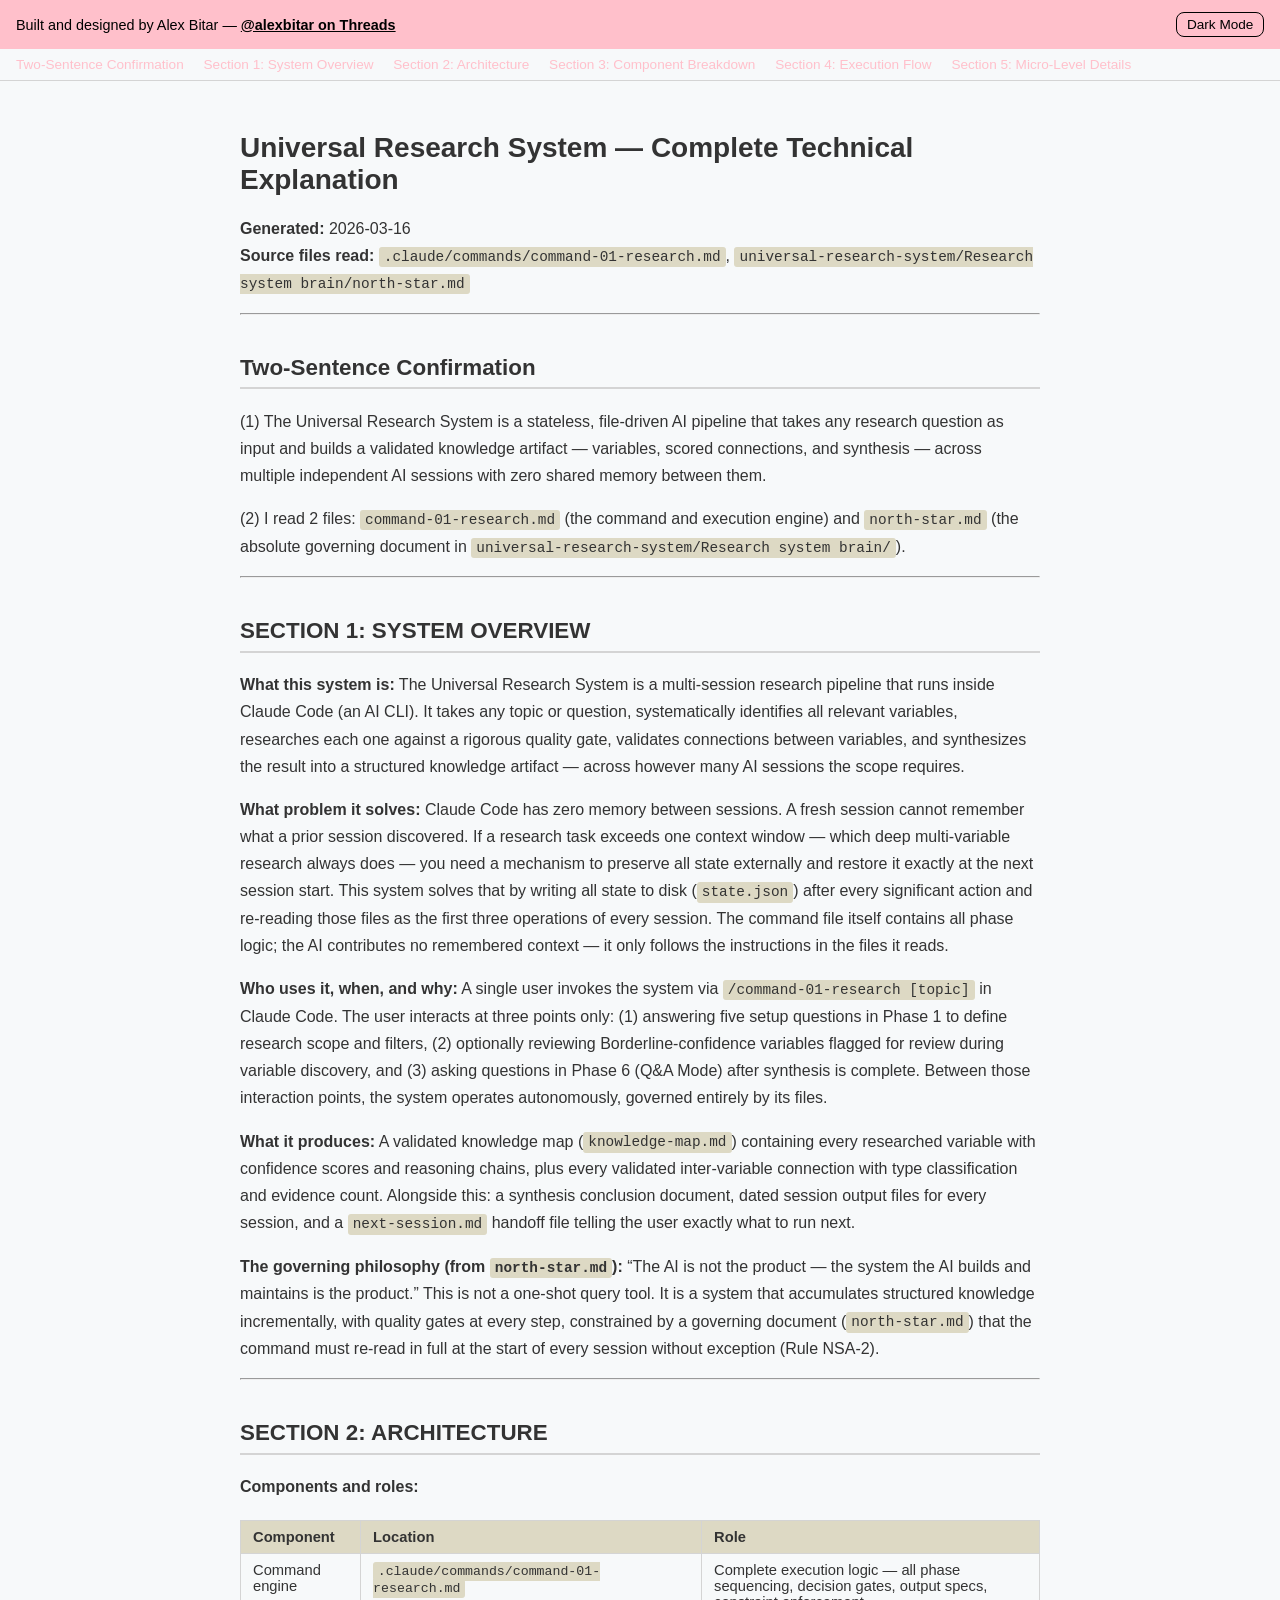
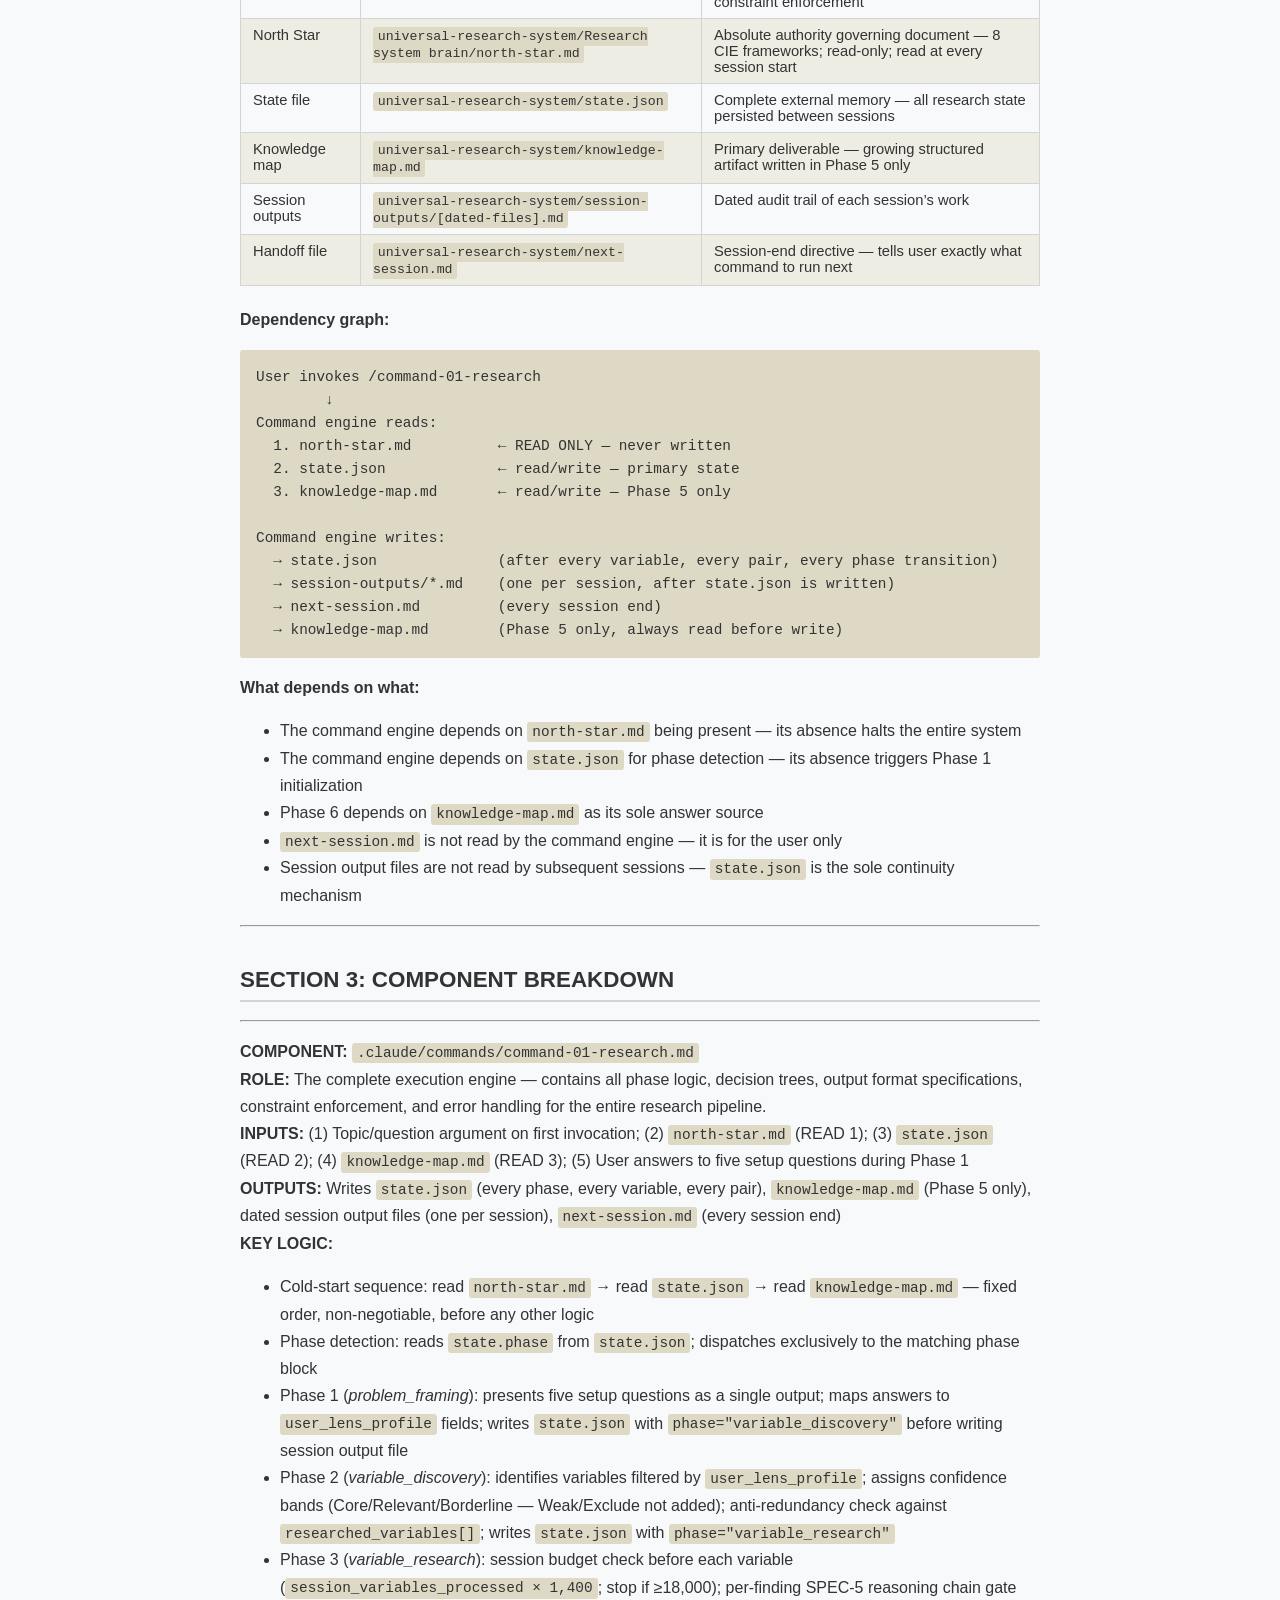
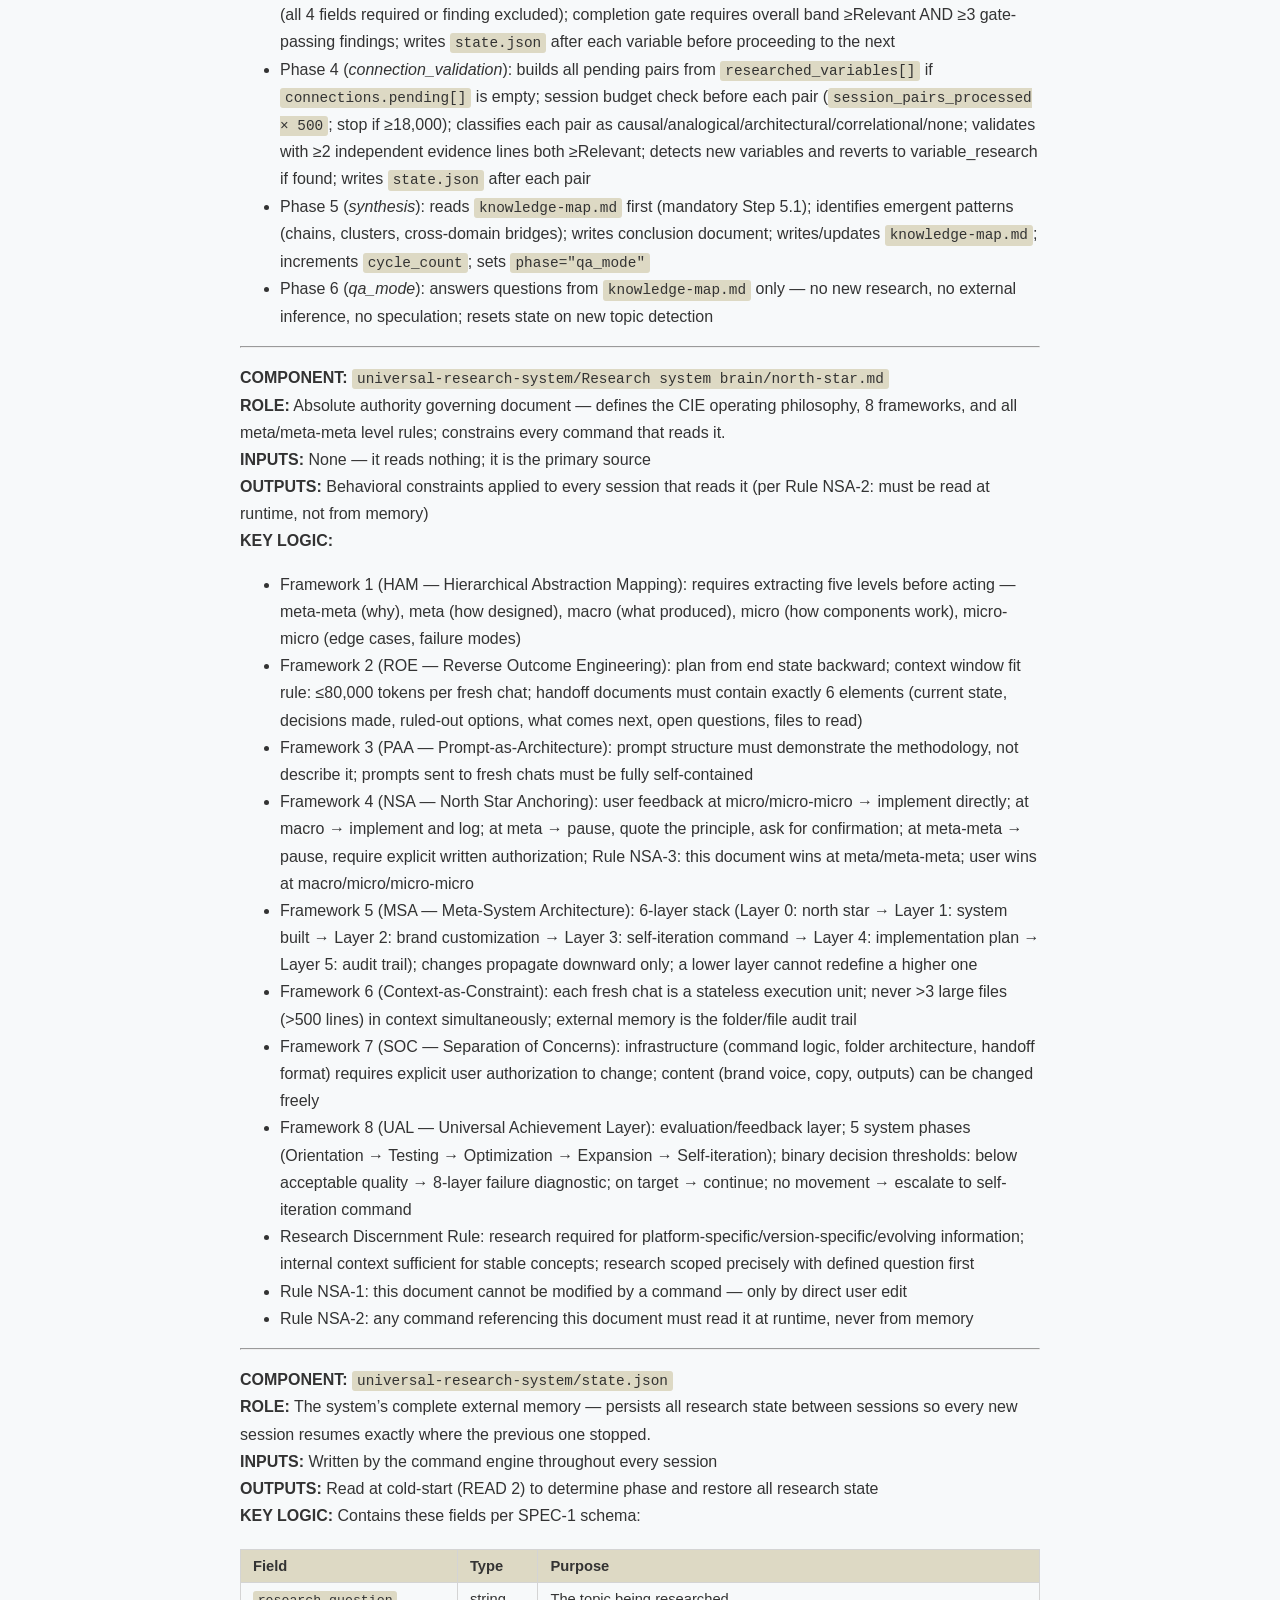
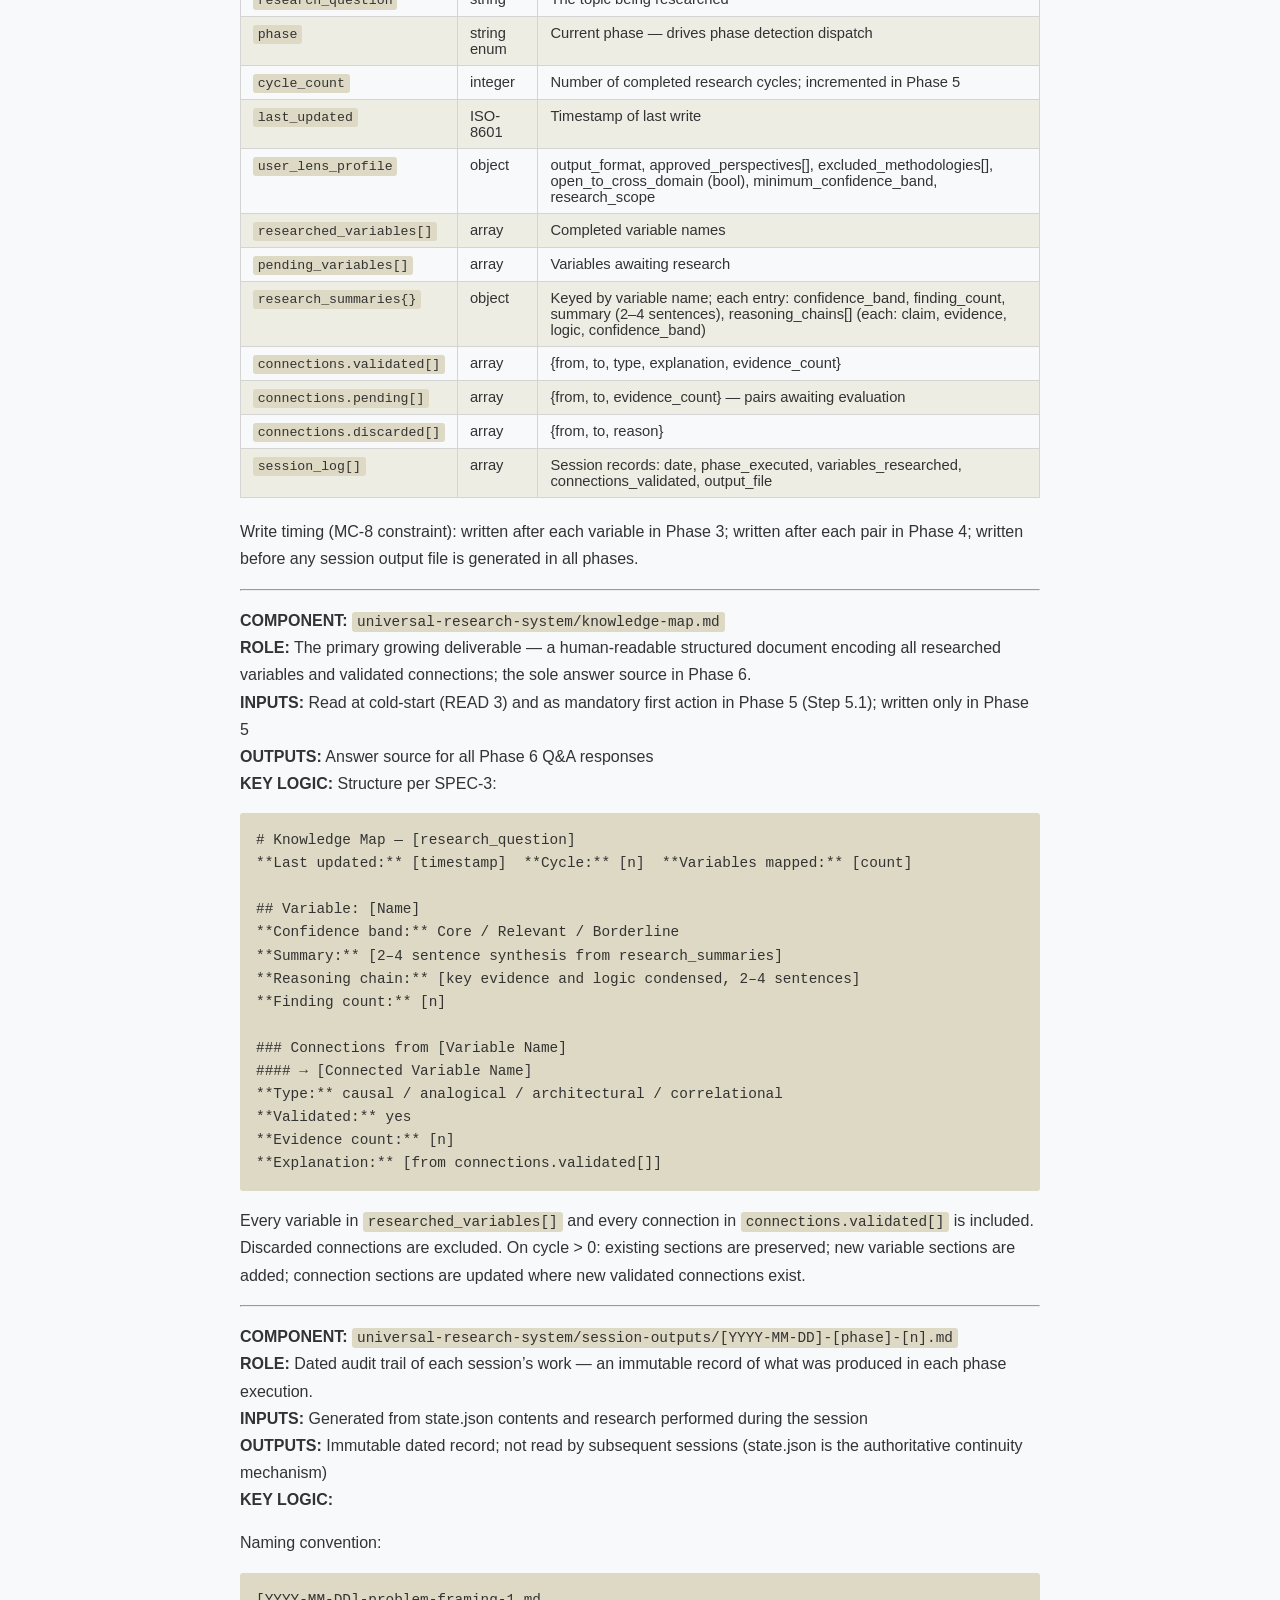
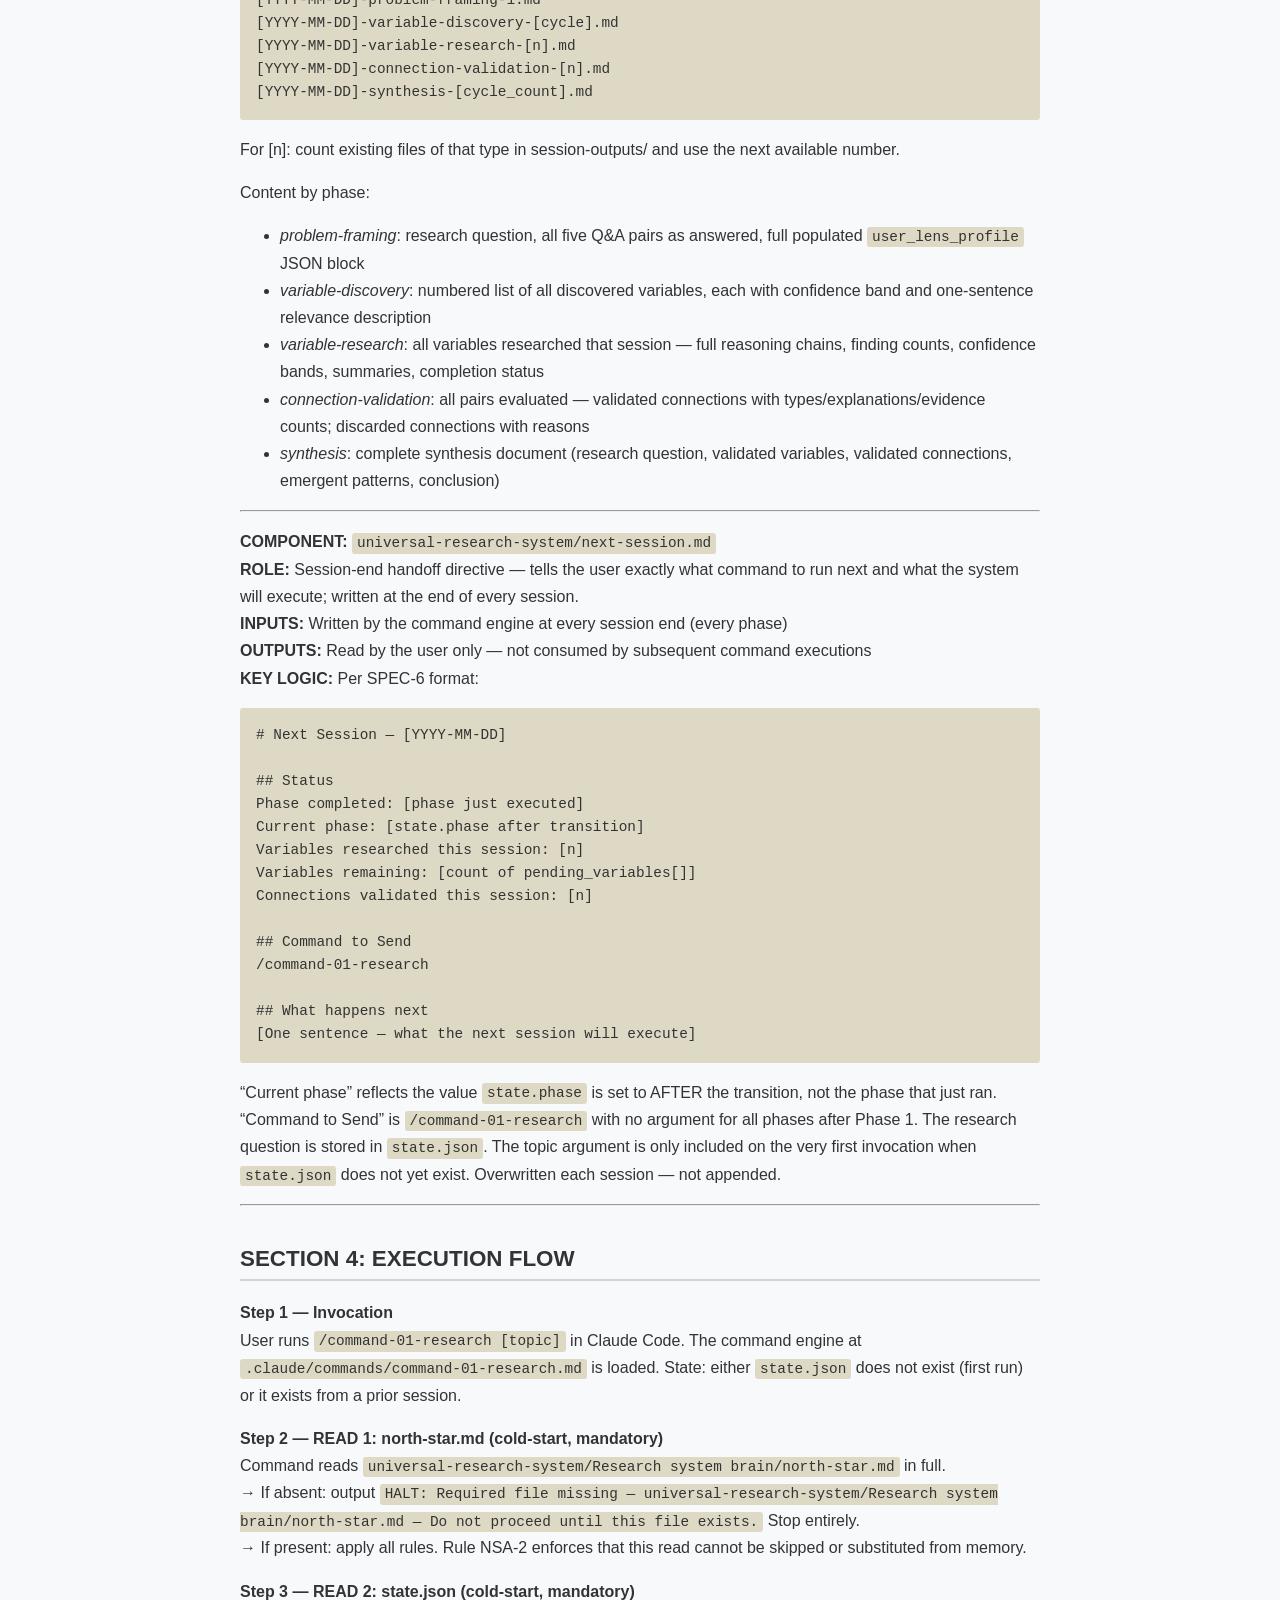
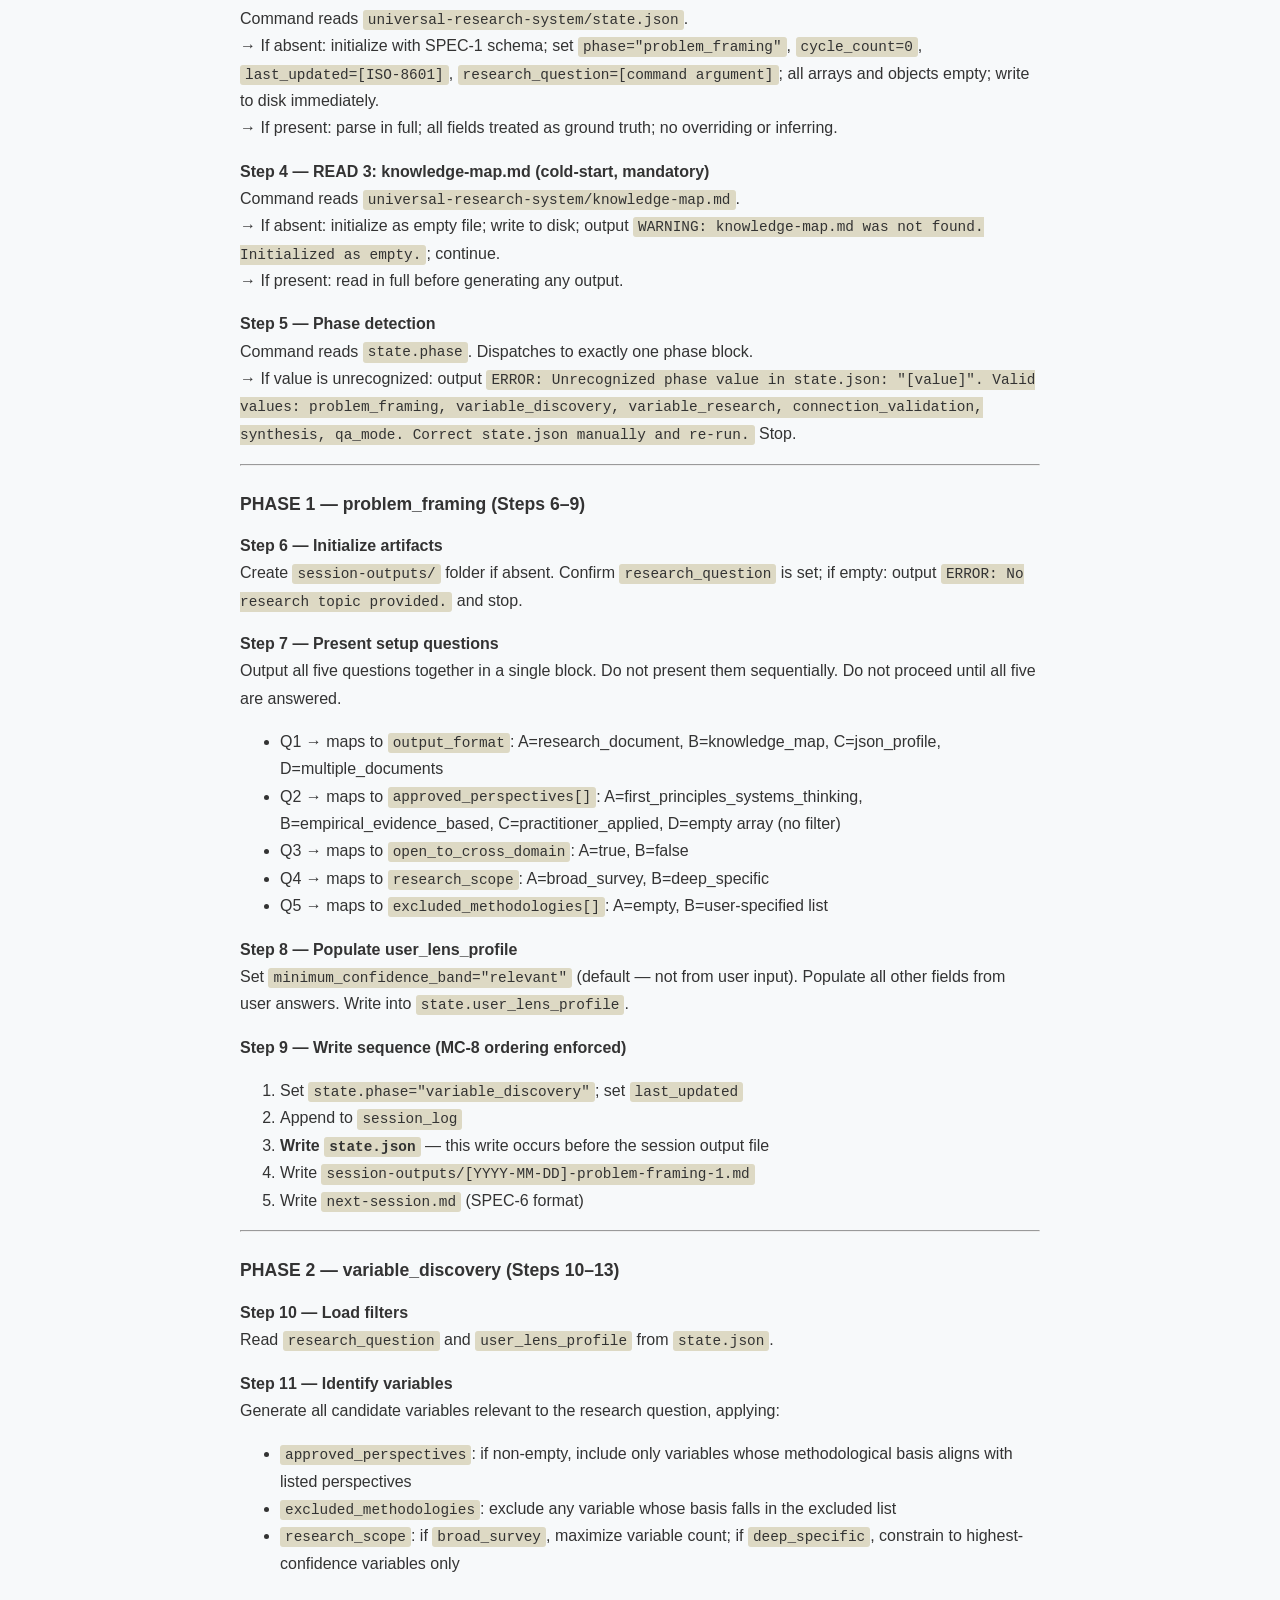
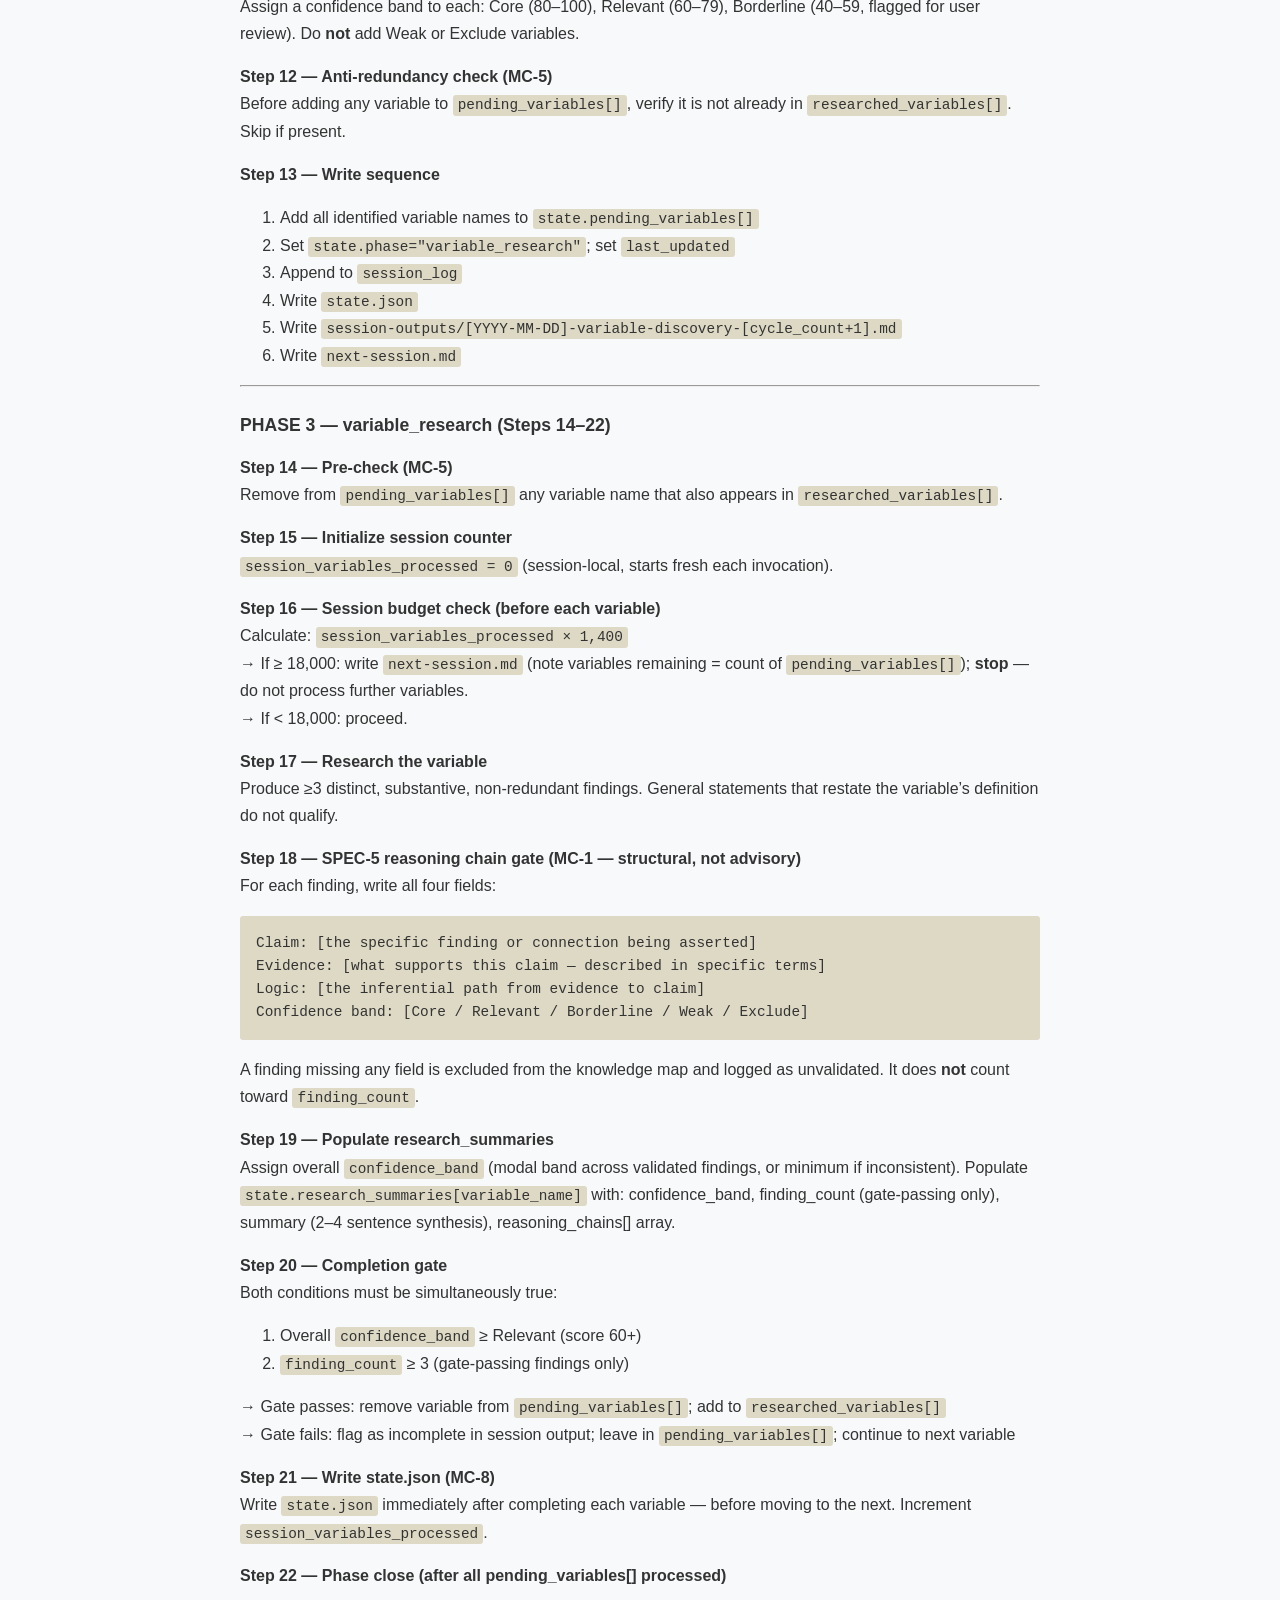
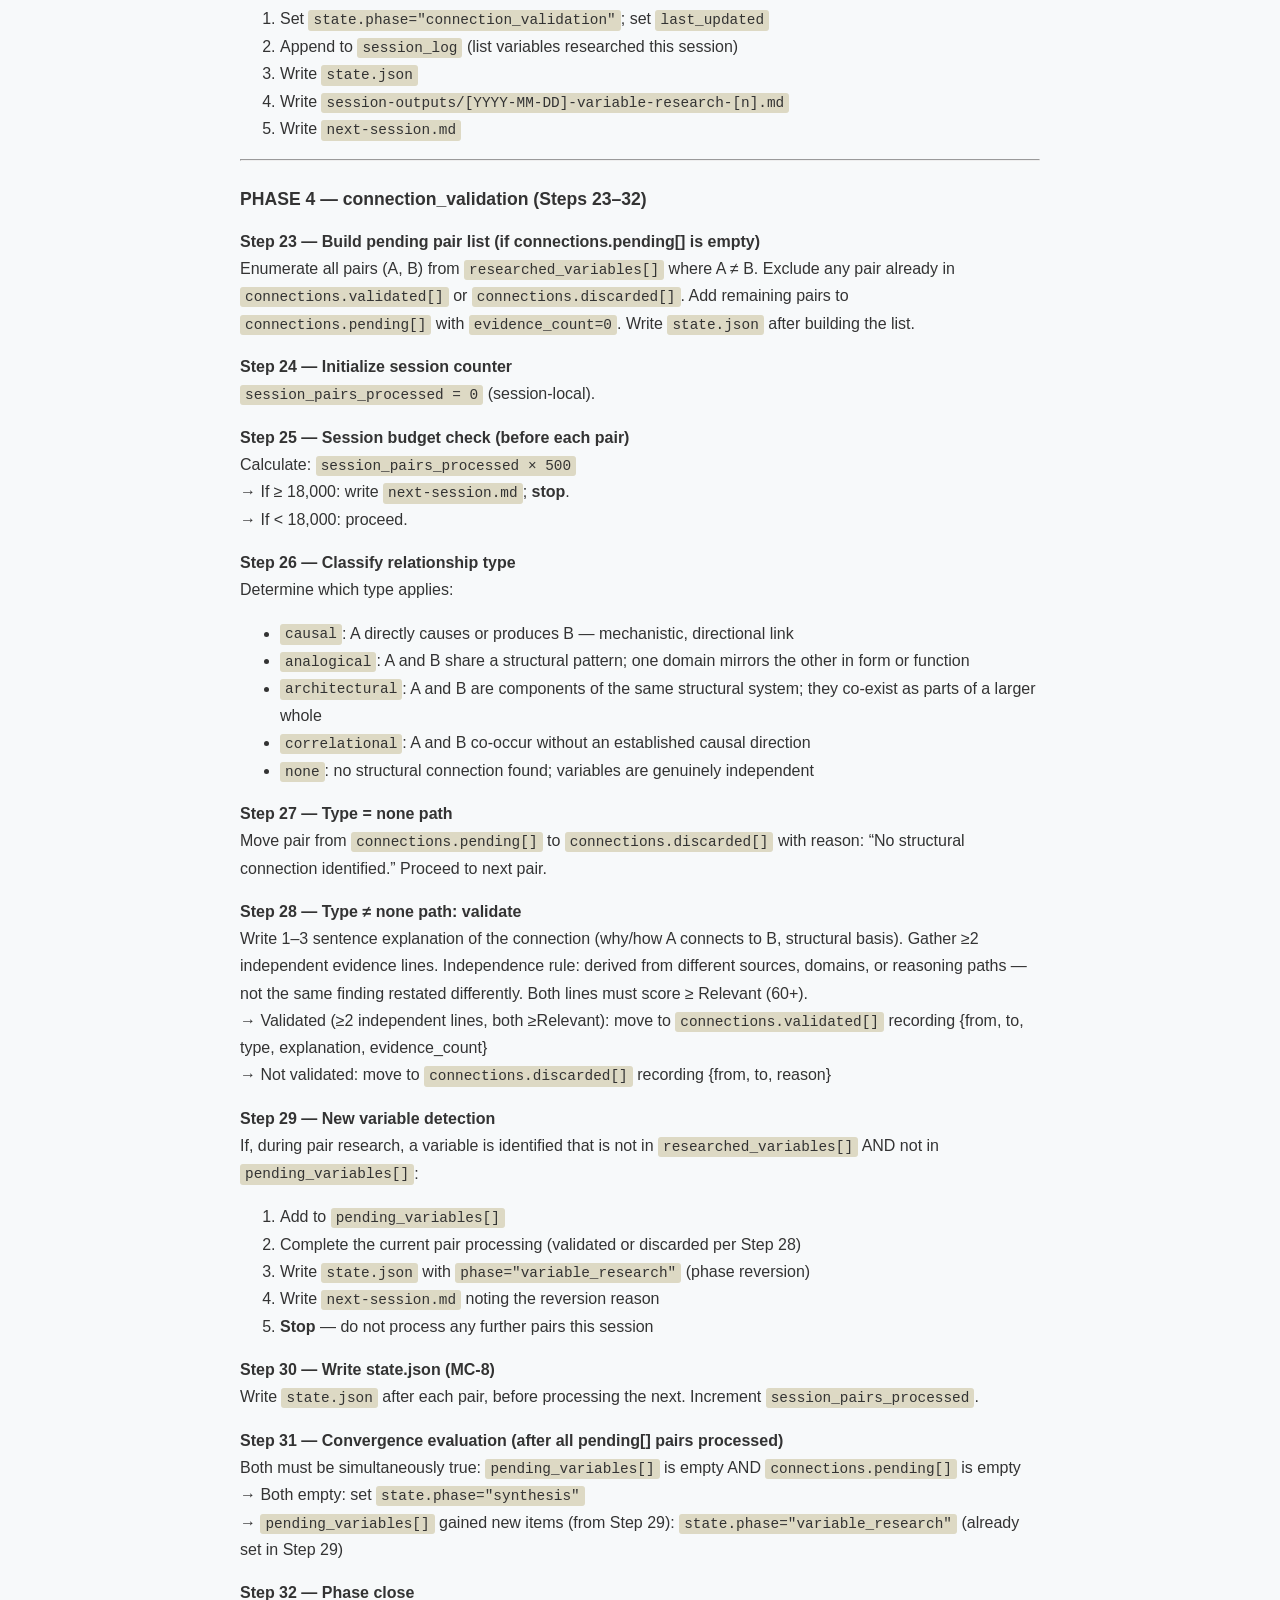
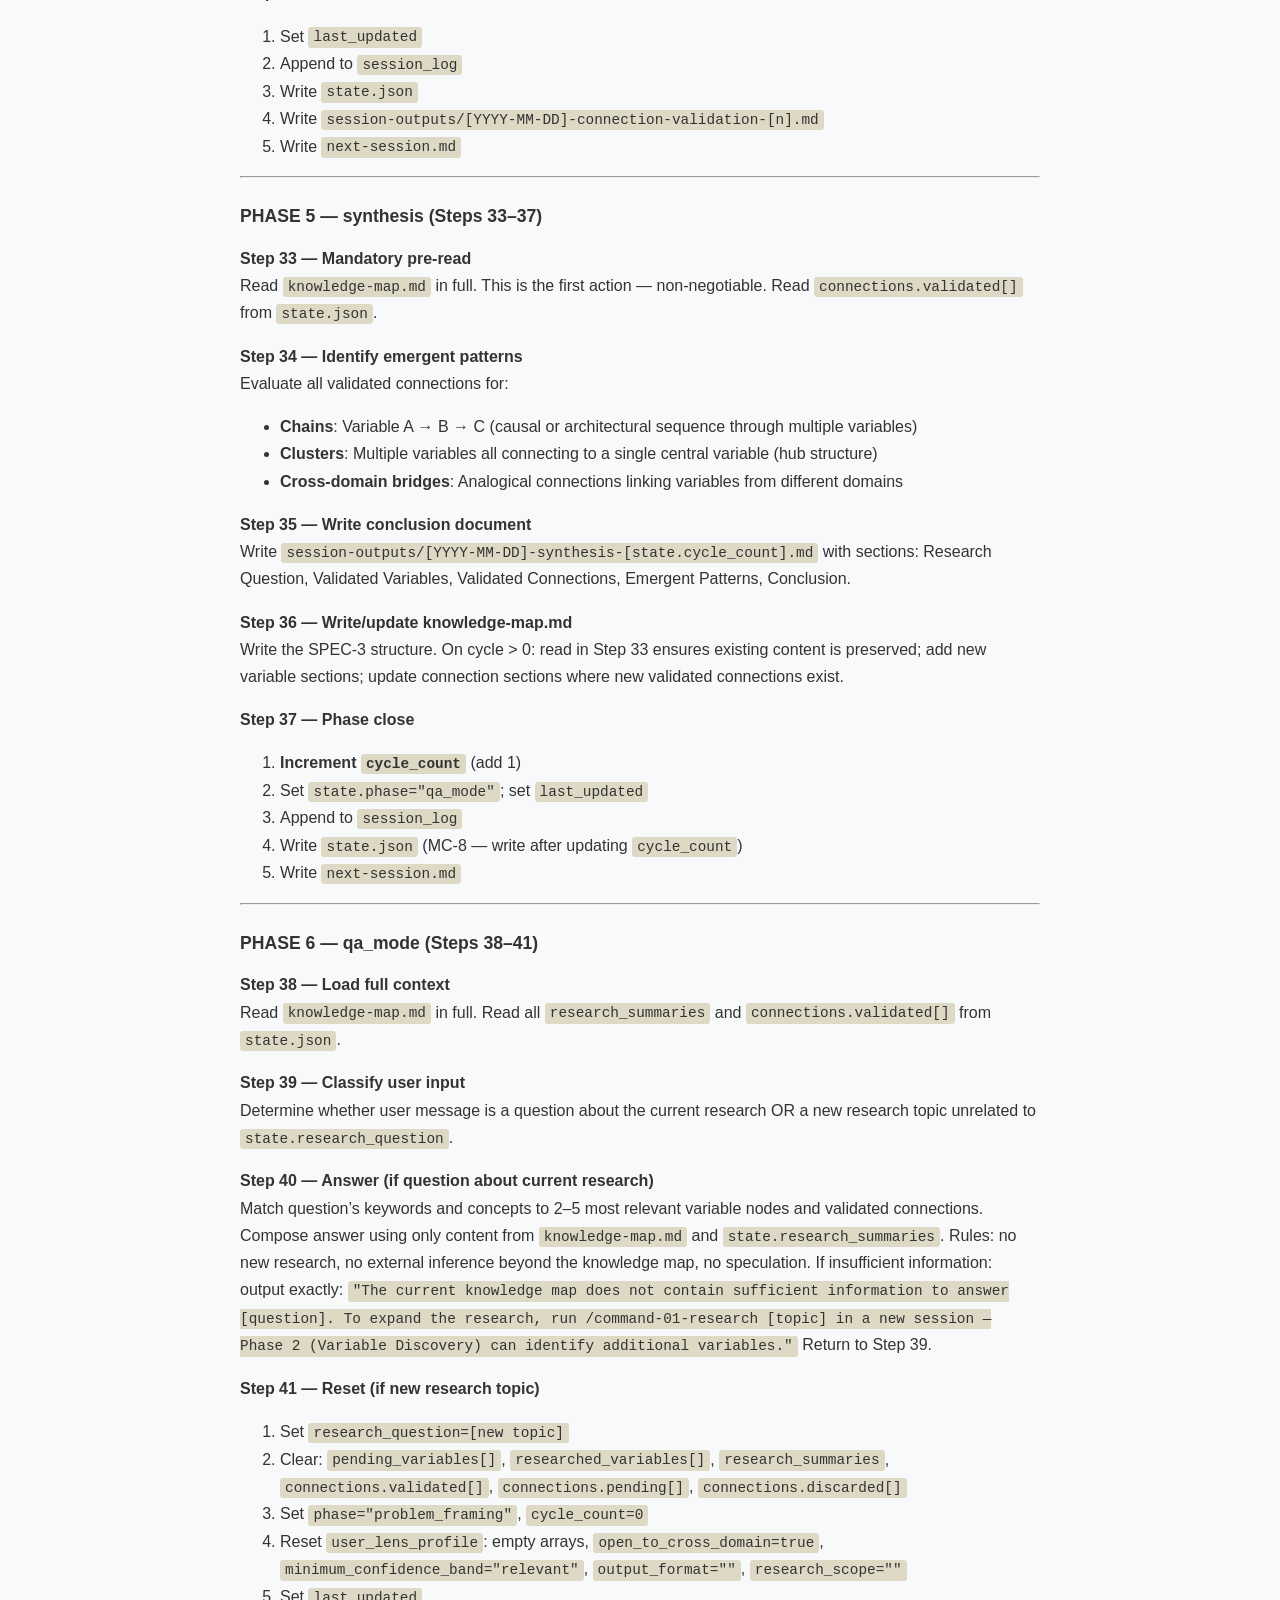
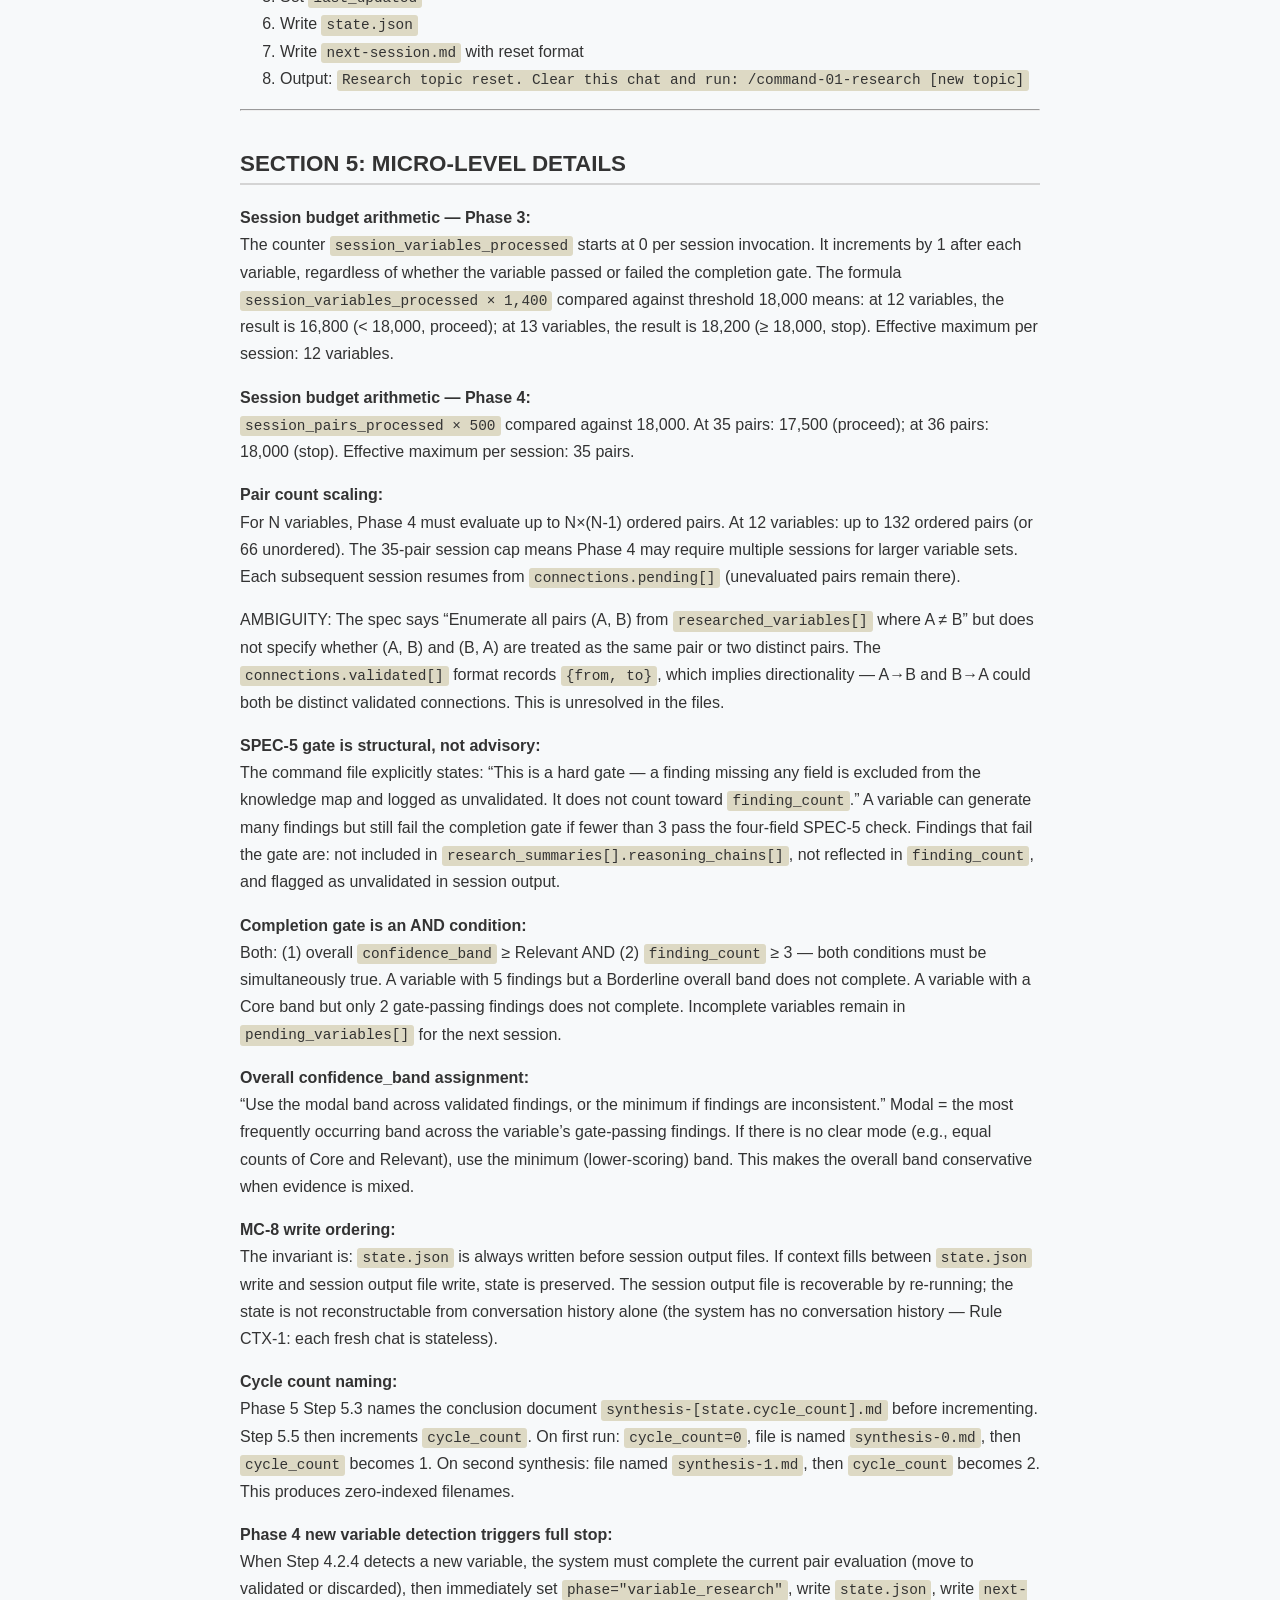
<file: universal-research-system/Archived/index.html>
<!DOCTYPE html>
<html lang="en">
<head>
  <meta charset="utf-8">
  <meta name="viewport" content="width=device-width, initial-scale=1.0">
  <title>Universal Research System</title>
  <style>
    :root {
      --card: #ffffff;
      --ring: #ffc0cb;
      --input: #d4d4d4;
      --muted: #ddd9c4;
      --accent: #ffff00;
      --border: #d4d4d4;
      --radius: 0.5rem;
      --chart-1: #ffc0cb;
      --chart-2: #87ceeb;
      --chart-3: #ffff00;
      --chart-4: #ff99cc;
      --chart-5: #33cc33;
      --popover: #ffffff;
      --primary: #ffc0cb;
      --sidebar: #f7f9fa;
      --font-mono: Roboto Mono, monospace;
      --font-sans: Poppins, sans-serif;
      --secondary: #87ceeb;
      --background: #f7f9fa;
      --foreground: #333333;
      --destructive: #ef4444;
      --sidebar-ring: #ffc0cb;
      --sidebar-accent: #ffff00;
      --sidebar-border: #d4d4d4;
      --card-foreground: #333333;
      --sidebar-primary: #ffc0cb;
      --muted-foreground: #6e6e6e;
      --accent-foreground: #000000;
      --popover-foreground: #333333;
      --primary-foreground: #000000;
      --sidebar-foreground: #333333;
      --secondary-foreground: #000000;
      --destructive-foreground: #ffffff;
      --sidebar-accent-foreground: #000000;
      --sidebar-primary-foreground: #000000;
    }
    .dark {
      --card: #2f3436;
      --ring: #ff99cc;
      --input: #444444;
      --muted: #444444;
      --accent: #87ceeb;
      --border: #444444;
      --radius: 0.5rem;
      --chart-1: #ff99cc;
      --chart-2: #33cc33;
      --chart-3: #87ceeb;
      --chart-4: #ffff00;
      --chart-5: #ffcc00;
      --popover: #2f3436;
      --primary: #ff99cc;
      --sidebar: #1a1d23;
      --secondary: #33cc33;
      --background: #1a1d23;
      --foreground: #e5e5e5;
      --destructive: #ef4444;
      --sidebar-ring: #ff99cc;
      --sidebar-accent: #87ceeb;
      --sidebar-border: #444444;
      --card-foreground: #e5e5e5;
      --sidebar-primary: #ff99cc;
      --muted-foreground: #a3a3a3;
      --accent-foreground: #000000;
      --popover-foreground: #e5e5e5;
      --primary-foreground: #000000;
      --sidebar-foreground: #e5e5e5;
      --secondary-foreground: #000000;
      --destructive-foreground: #ffffff;
      --sidebar-accent-foreground: #000000;
      --sidebar-primary-foreground: #000000;
    }
    @theme inline {
      --color-card: var(--card);
      --color-ring: var(--ring);
      --color-input: var(--input);
      --color-muted: var(--muted);
      --color-accent: var(--accent);
      --color-border: var(--border);
      --color-radius: var(--radius);
      --color-chart-1: var(--chart-1);
      --color-chart-2: var(--chart-2);
      --color-chart-3: var(--chart-3);
      --color-chart-4: var(--chart-4);
      --color-chart-5: var(--chart-5);
      --color-popover: var(--popover);
      --color-primary: var(--primary);
      --color-sidebar: var(--sidebar);
      --color-font-mono: var(--font-mono);
      --color-font-sans: var(--font-sans);
      --color-secondary: var(--secondary);
      --color-background: var(--background);
      --color-foreground: var(--foreground);
      --color-destructive: var(--destructive);
      --color-sidebar-ring: var(--sidebar-ring);
      --color-sidebar-accent: var(--sidebar-accent);
      --color-sidebar-border: var(--sidebar-border);
      --color-card-foreground: var(--card-foreground);
      --color-sidebar-primary: var(--sidebar-primary);
      --color-muted-foreground: var(--muted-foreground);
      --color-accent-foreground: var(--accent-foreground);
      --color-popover-foreground: var(--popover-foreground);
      --color-primary-foreground: var(--primary-foreground);
      --color-sidebar-foreground: var(--sidebar-foreground);
      --color-secondary-foreground: var(--secondary-foreground);
      --color-destructive-foreground: var(--destructive-foreground);
      --color-sidebar-accent-foreground: var(--sidebar-accent-foreground);
      --color-sidebar-primary-foreground: var(--sidebar-primary-foreground);
    }
    body { font-family: var(--font-sans, sans-serif); background: var(--background); color: var(--foreground); margin: 0; padding: 0; }
    main { max-width: 800px; margin: 0 auto; padding: 1rem; }
    @media (min-width: 640px) { main { padding: 2rem; } }
    h1 { font-size: 1.75rem; }
    h2 { font-size: 1.4rem; border-bottom: 2px solid var(--border); padding-bottom: 0.4rem; margin-top: 2.5rem; }
    h3 { font-size: 1.1rem; margin-top: 1.75rem; }
    p { line-height: 1.7; }
    code { font-family: var(--font-mono, monospace); background: var(--muted); padding: 0.15em 0.35em; border-radius: 3px; font-size: 0.9em; }
    pre code { display: block; overflow-x: auto; padding: 1rem; line-height: 1.6; }
    table { width: 100%; border-collapse: collapse; margin: 1.25rem 0; font-size: 0.92em; }
    th { background: var(--muted); text-align: left; padding: 0.5rem 0.75rem; border: 1px solid var(--border); }
    td { padding: 0.5rem 0.75rem; border: 1px solid var(--border); vertical-align: top; }
    tbody tr:nth-child(even) { background: color-mix(in srgb, var(--muted) 40%, transparent); }
    header.attribution { background: var(--primary); color: var(--primary-foreground); padding: 0.75rem 1rem; display: flex; align-items: center; justify-content: space-between; flex-wrap: wrap; gap: 0.5rem; font-size: 0.9rem; }
    header.attribution a { color: var(--primary-foreground); font-weight: 600; }
    nav.sections { position: sticky; top: 0; background: var(--background); border-bottom: 1px solid var(--border); padding: 0.5rem 1rem; overflow-x: auto; white-space: nowrap; z-index: 10; font-size: 0.85rem; }
    nav.sections a { margin-right: 1rem; color: var(--primary); text-decoration: none; }
    nav.sections a:hover { text-decoration: underline; }
    button#theme-toggle { background: transparent; border: 1px solid var(--primary-foreground); color: var(--primary-foreground); padding: 0.25rem 0.6rem; border-radius: var(--radius); cursor: pointer; font-size: 0.85rem; }
    ul { line-height: 1.7; }
    ol { line-height: 1.7; }
  </style>
</head>
<body>
  <header class="attribution">
    <span>Built and designed by Alex Bitar &mdash; <a href="https://www.threads.com/@alexbitar" target="_blank" rel="noopener">@alexbitar on Threads</a></span>
    <button id="theme-toggle">Dark Mode</button>
  </header>
  <nav class="sections">
    <a href="#two-sentence-confirmation">Two-Sentence Confirmation</a>
    <a href="#section-1-system-overview">Section 1: System Overview</a>
    <a href="#section-2-architecture">Section 2: Architecture</a>
    <a href="#section-3-component-breakdown">Section 3: Component Breakdown</a>
    <a href="#section-4-execution-flow">Section 4: Execution Flow</a>
    <a href="#section-5-micro-level-details">Section 5: Micro-Level Details</a>
  </nav>
  <main>
    <h1>Universal Research System &mdash; Complete Technical Explanation</h1>
    <p><strong>Generated:</strong> 2026-03-16<br>
    <strong>Source files read:</strong> <code>.claude/commands/command-01-research.md</code>, <code>universal-research-system/Research system brain/north-star.md</code></p>
    <hr>

    <h2 id="two-sentence-confirmation">Two-Sentence Confirmation</h2>
    <p>(1) The Universal Research System is a stateless, file-driven AI pipeline that takes any research question as input and builds a validated knowledge artifact &mdash; variables, scored connections, and synthesis &mdash; across multiple independent AI sessions with zero shared memory between them.</p>
    <p>(2) I read 2 files: <code>command-01-research.md</code> (the command and execution engine) and <code>north-star.md</code> (the absolute governing document in <code>universal-research-system/Research system brain/</code>).</p>
    <hr>

    <h2 id="section-1-system-overview">SECTION 1: SYSTEM OVERVIEW</h2>
    <p><strong>What this system is:</strong> The Universal Research System is a multi-session research pipeline that runs inside Claude Code (an AI CLI). It takes any topic or question, systematically identifies all relevant variables, researches each one against a rigorous quality gate, validates connections between variables, and synthesizes the result into a structured knowledge artifact &mdash; across however many AI sessions the scope requires.</p>
    <p><strong>What problem it solves:</strong> Claude Code has zero memory between sessions. A fresh session cannot remember what a prior session discovered. If a research task exceeds one context window &mdash; which deep multi-variable research always does &mdash; you need a mechanism to preserve all state externally and restore it exactly at the next session start. This system solves that by writing all state to disk (<code>state.json</code>) after every significant action and re-reading those files as the first three operations of every session. The command file itself contains all phase logic; the AI contributes no remembered context &mdash; it only follows the instructions in the files it reads.</p>
    <p><strong>Who uses it, when, and why:</strong> A single user invokes the system via <code>/command-01-research [topic]</code> in Claude Code. The user interacts at three points only: (1) answering five setup questions in Phase 1 to define research scope and filters, (2) optionally reviewing Borderline-confidence variables flagged for review during variable discovery, and (3) asking questions in Phase 6 (Q&amp;A Mode) after synthesis is complete. Between those interaction points, the system operates autonomously, governed entirely by its files.</p>
    <p><strong>What it produces:</strong> A validated knowledge map (<code>knowledge-map.md</code>) containing every researched variable with confidence scores and reasoning chains, plus every validated inter-variable connection with type classification and evidence count. Alongside this: a synthesis conclusion document, dated session output files for every session, and a <code>next-session.md</code> handoff file telling the user exactly what to run next.</p>
    <p><strong>The governing philosophy (from <code>north-star.md</code>):</strong> &ldquo;The AI is not the product &mdash; the system the AI builds and maintains is the product.&rdquo; This is not a one-shot query tool. It is a system that accumulates structured knowledge incrementally, with quality gates at every step, constrained by a governing document (<code>north-star.md</code>) that the command must re-read in full at the start of every session without exception (Rule NSA-2).</p>
    <hr>

    <h2 id="section-2-architecture">SECTION 2: ARCHITECTURE</h2>
    <p><strong>Components and roles:</strong></p>
    <table>
      <thead>
        <tr><th>Component</th><th>Location</th><th>Role</th></tr>
      </thead>
      <tbody>
        <tr><td>Command engine</td><td><code>.claude/commands/command-01-research.md</code></td><td>Complete execution logic &mdash; all phase sequencing, decision gates, output specs, constraint enforcement</td></tr>
        <tr><td>North Star</td><td><code>universal-research-system/Research system brain/north-star.md</code></td><td>Absolute authority governing document &mdash; 8 CIE frameworks; read-only; read at every session start</td></tr>
        <tr><td>State file</td><td><code>universal-research-system/state.json</code></td><td>Complete external memory &mdash; all research state persisted between sessions</td></tr>
        <tr><td>Knowledge map</td><td><code>universal-research-system/knowledge-map.md</code></td><td>Primary deliverable &mdash; growing structured artifact written in Phase 5 only</td></tr>
        <tr><td>Session outputs</td><td><code>universal-research-system/session-outputs/[dated-files].md</code></td><td>Dated audit trail of each session&rsquo;s work</td></tr>
        <tr><td>Handoff file</td><td><code>universal-research-system/next-session.md</code></td><td>Session-end directive &mdash; tells user exactly what command to run next</td></tr>
      </tbody>
    </table>
    <p><strong>Dependency graph:</strong></p>
    <pre><code>User invokes /command-01-research
        &#x2193;
Command engine reads:
  1. north-star.md          &#x2190; READ ONLY &#x2014; never written
  2. state.json             &#x2190; read/write &#x2014; primary state
  3. knowledge-map.md       &#x2190; read/write &#x2014; Phase 5 only

Command engine writes:
  &#x2192; state.json              (after every variable, every pair, every phase transition)
  &#x2192; session-outputs/*.md    (one per session, after state.json is written)
  &#x2192; next-session.md         (every session end)
  &#x2192; knowledge-map.md        (Phase 5 only, always read before write)</code></pre>
    <p><strong>What depends on what:</strong></p>
    <ul>
      <li>The command engine depends on <code>north-star.md</code> being present &mdash; its absence halts the entire system</li>
      <li>The command engine depends on <code>state.json</code> for phase detection &mdash; its absence triggers Phase 1 initialization</li>
      <li>Phase 6 depends on <code>knowledge-map.md</code> as its sole answer source</li>
      <li><code>next-session.md</code> is not read by the command engine &mdash; it is for the user only</li>
      <li>Session output files are not read by subsequent sessions &mdash; <code>state.json</code> is the sole continuity mechanism</li>
    </ul>
    <hr>

    <h2 id="section-3-component-breakdown">SECTION 3: COMPONENT BREAKDOWN</h2>
    <hr>
    <p><strong>COMPONENT:</strong> <code>.claude/commands/command-01-research.md</code><br>
    <strong>ROLE:</strong> The complete execution engine &mdash; contains all phase logic, decision trees, output format specifications, constraint enforcement, and error handling for the entire research pipeline.<br>
    <strong>INPUTS:</strong> (1) Topic/question argument on first invocation; (2) <code>north-star.md</code> (READ 1); (3) <code>state.json</code> (READ 2); (4) <code>knowledge-map.md</code> (READ 3); (5) User answers to five setup questions during Phase 1<br>
    <strong>OUTPUTS:</strong> Writes <code>state.json</code> (every phase, every variable, every pair), <code>knowledge-map.md</code> (Phase 5 only), dated session output files (one per session), <code>next-session.md</code> (every session end)<br>
    <strong>KEY LOGIC:</strong></p>
    <ul>
      <li>Cold-start sequence: read <code>north-star.md</code> &rarr; read <code>state.json</code> &rarr; read <code>knowledge-map.md</code> &mdash; fixed order, non-negotiable, before any other logic</li>
      <li>Phase detection: reads <code>state.phase</code> from <code>state.json</code>; dispatches exclusively to the matching phase block</li>
      <li>Phase 1 (<em>problem_framing</em>): presents five setup questions as a single output; maps answers to <code>user_lens_profile</code> fields; writes <code>state.json</code> with <code>phase=&quot;variable_discovery&quot;</code> before writing session output file</li>
      <li>Phase 2 (<em>variable_discovery</em>): identifies variables filtered by <code>user_lens_profile</code>; assigns confidence bands (Core/Relevant/Borderline &mdash; Weak/Exclude not added); anti-redundancy check against <code>researched_variables[]</code>; writes <code>state.json</code> with <code>phase=&quot;variable_research&quot;</code></li>
      <li>Phase 3 (<em>variable_research</em>): session budget check before each variable (<code>session_variables_processed &times; 1,400</code>; stop if &ge;18,000); per-finding SPEC-5 reasoning chain gate (all 4 fields required or finding excluded); completion gate requires overall band &ge;Relevant AND &ge;3 gate-passing findings; writes <code>state.json</code> after each variable before proceeding to the next</li>
      <li>Phase 4 (<em>connection_validation</em>): builds all pending pairs from <code>researched_variables[]</code> if <code>connections.pending[]</code> is empty; session budget check before each pair (<code>session_pairs_processed &times; 500</code>; stop if &ge;18,000); classifies each pair as causal/analogical/architectural/correlational/none; validates with &ge;2 independent evidence lines both &ge;Relevant; detects new variables and reverts to variable_research if found; writes <code>state.json</code> after each pair</li>
      <li>Phase 5 (<em>synthesis</em>): reads <code>knowledge-map.md</code> first (mandatory Step 5.1); identifies emergent patterns (chains, clusters, cross-domain bridges); writes conclusion document; writes/updates <code>knowledge-map.md</code>; increments <code>cycle_count</code>; sets <code>phase=&quot;qa_mode&quot;</code></li>
      <li>Phase 6 (<em>qa_mode</em>): answers questions from <code>knowledge-map.md</code> only &mdash; no new research, no external inference, no speculation; resets state on new topic detection</li>
    </ul>
    <hr>
    <p><strong>COMPONENT:</strong> <code>universal-research-system/Research system brain/north-star.md</code><br>
    <strong>ROLE:</strong> Absolute authority governing document &mdash; defines the CIE operating philosophy, 8 frameworks, and all meta/meta-meta level rules; constrains every command that reads it.<br>
    <strong>INPUTS:</strong> None &mdash; it reads nothing; it is the primary source<br>
    <strong>OUTPUTS:</strong> Behavioral constraints applied to every session that reads it (per Rule NSA-2: must be read at runtime, not from memory)<br>
    <strong>KEY LOGIC:</strong></p>
    <ul>
      <li>Framework 1 (HAM &mdash; Hierarchical Abstraction Mapping): requires extracting five levels before acting &mdash; meta-meta (why), meta (how designed), macro (what produced), micro (how components work), micro-micro (edge cases, failure modes)</li>
      <li>Framework 2 (ROE &mdash; Reverse Outcome Engineering): plan from end state backward; context window fit rule: &le;80,000 tokens per fresh chat; handoff documents must contain exactly 6 elements (current state, decisions made, ruled-out options, what comes next, open questions, files to read)</li>
      <li>Framework 3 (PAA &mdash; Prompt-as-Architecture): prompt structure must demonstrate the methodology, not describe it; prompts sent to fresh chats must be fully self-contained</li>
      <li>Framework 4 (NSA &mdash; North Star Anchoring): user feedback at micro/micro-micro &rarr; implement directly; at macro &rarr; implement and log; at meta &rarr; pause, quote the principle, ask for confirmation; at meta-meta &rarr; pause, require explicit written authorization; Rule NSA-3: this document wins at meta/meta-meta; user wins at macro/micro/micro-micro</li>
      <li>Framework 5 (MSA &mdash; Meta-System Architecture): 6-layer stack (Layer 0: north star &rarr; Layer 1: system built &rarr; Layer 2: brand customization &rarr; Layer 3: self-iteration command &rarr; Layer 4: implementation plan &rarr; Layer 5: audit trail); changes propagate downward only; a lower layer cannot redefine a higher one</li>
      <li>Framework 6 (Context-as-Constraint): each fresh chat is a stateless execution unit; never &gt;3 large files (&gt;500 lines) in context simultaneously; external memory is the folder/file audit trail</li>
      <li>Framework 7 (SOC &mdash; Separation of Concerns): infrastructure (command logic, folder architecture, handoff format) requires explicit user authorization to change; content (brand voice, copy, outputs) can be changed freely</li>
      <li>Framework 8 (UAL &mdash; Universal Achievement Layer): evaluation/feedback layer; 5 system phases (Orientation &rarr; Testing &rarr; Optimization &rarr; Expansion &rarr; Self-iteration); binary decision thresholds: below acceptable quality &rarr; 8-layer failure diagnostic; on target &rarr; continue; no movement &rarr; escalate to self-iteration command</li>
      <li>Research Discernment Rule: research required for platform-specific/version-specific/evolving information; internal context sufficient for stable concepts; research scoped precisely with defined question first</li>
      <li>Rule NSA-1: this document cannot be modified by a command &mdash; only by direct user edit</li>
      <li>Rule NSA-2: any command referencing this document must read it at runtime, never from memory</li>
    </ul>
    <hr>
    <p><strong>COMPONENT:</strong> <code>universal-research-system/state.json</code><br>
    <strong>ROLE:</strong> The system&rsquo;s complete external memory &mdash; persists all research state between sessions so every new session resumes exactly where the previous one stopped.<br>
    <strong>INPUTS:</strong> Written by the command engine throughout every session<br>
    <strong>OUTPUTS:</strong> Read at cold-start (READ 2) to determine phase and restore all research state<br>
    <strong>KEY LOGIC:</strong> Contains these fields per SPEC-1 schema:</p>
    <table>
      <thead>
        <tr><th>Field</th><th>Type</th><th>Purpose</th></tr>
      </thead>
      <tbody>
        <tr><td><code>research_question</code></td><td>string</td><td>The topic being researched</td></tr>
        <tr><td><code>phase</code></td><td>string enum</td><td>Current phase &mdash; drives phase detection dispatch</td></tr>
        <tr><td><code>cycle_count</code></td><td>integer</td><td>Number of completed research cycles; incremented in Phase 5</td></tr>
        <tr><td><code>last_updated</code></td><td>ISO-8601</td><td>Timestamp of last write</td></tr>
        <tr><td><code>user_lens_profile</code></td><td>object</td><td>output_format, approved_perspectives[], excluded_methodologies[], open_to_cross_domain (bool), minimum_confidence_band, research_scope</td></tr>
        <tr><td><code>researched_variables[]</code></td><td>array</td><td>Completed variable names</td></tr>
        <tr><td><code>pending_variables[]</code></td><td>array</td><td>Variables awaiting research</td></tr>
        <tr><td><code>research_summaries{}</code></td><td>object</td><td>Keyed by variable name; each entry: confidence_band, finding_count, summary (2&ndash;4 sentences), reasoning_chains[] (each: claim, evidence, logic, confidence_band)</td></tr>
        <tr><td><code>connections.validated[]</code></td><td>array</td><td>{from, to, type, explanation, evidence_count}</td></tr>
        <tr><td><code>connections.pending[]</code></td><td>array</td><td>{from, to, evidence_count} &mdash; pairs awaiting evaluation</td></tr>
        <tr><td><code>connections.discarded[]</code></td><td>array</td><td>{from, to, reason}</td></tr>
        <tr><td><code>session_log[]</code></td><td>array</td><td>Session records: date, phase_executed, variables_researched, connections_validated, output_file</td></tr>
      </tbody>
    </table>
    <p>Write timing (MC-8 constraint): written after each variable in Phase 3; written after each pair in Phase 4; written before any session output file is generated in all phases.</p>
    <hr>
    <p><strong>COMPONENT:</strong> <code>universal-research-system/knowledge-map.md</code><br>
    <strong>ROLE:</strong> The primary growing deliverable &mdash; a human-readable structured document encoding all researched variables and validated connections; the sole answer source in Phase 6.<br>
    <strong>INPUTS:</strong> Read at cold-start (READ 3) and as mandatory first action in Phase 5 (Step 5.1); written only in Phase 5<br>
    <strong>OUTPUTS:</strong> Answer source for all Phase 6 Q&amp;A responses<br>
    <strong>KEY LOGIC:</strong> Structure per SPEC-3:</p>
    <pre><code># Knowledge Map &#x2014; [research_question]
**Last updated:** [timestamp]  **Cycle:** [n]  **Variables mapped:** [count]

## Variable: [Name]
**Confidence band:** Core / Relevant / Borderline
**Summary:** [2&#x2013;4 sentence synthesis from research_summaries]
**Reasoning chain:** [key evidence and logic condensed, 2&#x2013;4 sentences]
**Finding count:** [n]

### Connections from [Variable Name]
#### &#x2192; [Connected Variable Name]
**Type:** causal / analogical / architectural / correlational
**Validated:** yes
**Evidence count:** [n]
**Explanation:** [from connections.validated[]]</code></pre>
    <p>Every variable in <code>researched_variables[]</code> and every connection in <code>connections.validated[]</code> is included. Discarded connections are excluded. On cycle &gt; 0: existing sections are preserved; new variable sections are added; connection sections are updated where new validated connections exist.</p>
    <hr>
    <p><strong>COMPONENT:</strong> <code>universal-research-system/session-outputs/[YYYY-MM-DD]-[phase]-[n].md</code><br>
    <strong>ROLE:</strong> Dated audit trail of each session&rsquo;s work &mdash; an immutable record of what was produced in each phase execution.<br>
    <strong>INPUTS:</strong> Generated from state.json contents and research performed during the session<br>
    <strong>OUTPUTS:</strong> Immutable dated record; not read by subsequent sessions (state.json is the authoritative continuity mechanism)<br>
    <strong>KEY LOGIC:</strong></p>
    <p>Naming convention:</p>
    <pre><code>[YYYY-MM-DD]-problem-framing-1.md
[YYYY-MM-DD]-variable-discovery-[cycle].md
[YYYY-MM-DD]-variable-research-[n].md
[YYYY-MM-DD]-connection-validation-[n].md
[YYYY-MM-DD]-synthesis-[cycle_count].md</code></pre>
    <p>For [n]: count existing files of that type in session-outputs/ and use the next available number.</p>
    <p>Content by phase:</p>
    <ul>
      <li><em>problem-framing</em>: research question, all five Q&amp;A pairs as answered, full populated <code>user_lens_profile</code> JSON block</li>
      <li><em>variable-discovery</em>: numbered list of all discovered variables, each with confidence band and one-sentence relevance description</li>
      <li><em>variable-research</em>: all variables researched that session &mdash; full reasoning chains, finding counts, confidence bands, summaries, completion status</li>
      <li><em>connection-validation</em>: all pairs evaluated &mdash; validated connections with types/explanations/evidence counts; discarded connections with reasons</li>
      <li><em>synthesis</em>: complete synthesis document (research question, validated variables, validated connections, emergent patterns, conclusion)</li>
    </ul>
    <hr>
    <p><strong>COMPONENT:</strong> <code>universal-research-system/next-session.md</code><br>
    <strong>ROLE:</strong> Session-end handoff directive &mdash; tells the user exactly what command to run next and what the system will execute; written at the end of every session.<br>
    <strong>INPUTS:</strong> Written by the command engine at every session end (every phase)<br>
    <strong>OUTPUTS:</strong> Read by the user only &mdash; not consumed by subsequent command executions<br>
    <strong>KEY LOGIC:</strong> Per SPEC-6 format:</p>
    <pre><code># Next Session &#x2014; [YYYY-MM-DD]

## Status
Phase completed: [phase just executed]
Current phase: [state.phase after transition]
Variables researched this session: [n]
Variables remaining: [count of pending_variables[]]
Connections validated this session: [n]

## Command to Send
/command-01-research

## What happens next
[One sentence &#x2014; what the next session will execute]</code></pre>
    <p>&ldquo;Current phase&rdquo; reflects the value <code>state.phase</code> is set to AFTER the transition, not the phase that just ran. &ldquo;Command to Send&rdquo; is <code>/command-01-research</code> with no argument for all phases after Phase 1. The research question is stored in <code>state.json</code>. The topic argument is only included on the very first invocation when <code>state.json</code> does not yet exist. Overwritten each session &mdash; not appended.</p>
    <hr>
    <h2 id="section-4-execution-flow">SECTION 4: EXECUTION FLOW</h2>
    <p><strong>Step 1 &mdash; Invocation</strong><br>
    User runs <code>/command-01-research [topic]</code> in Claude Code. The command engine at <code>.claude/commands/command-01-research.md</code> is loaded. State: either <code>state.json</code> does not exist (first run) or it exists from a prior session.</p>
    <p><strong>Step 2 &mdash; READ 1: north-star.md (cold-start, mandatory)</strong><br>
    Command reads <code>universal-research-system/Research system brain/north-star.md</code> in full.<br>
    &rarr; If absent: output <code>HALT: Required file missing &mdash; universal-research-system/Research system brain/north-star.md &mdash; Do not proceed until this file exists.</code> Stop entirely.<br>
    &rarr; If present: apply all rules. Rule NSA-2 enforces that this read cannot be skipped or substituted from memory.</p>
    <p><strong>Step 3 &mdash; READ 2: state.json (cold-start, mandatory)</strong><br>
    Command reads <code>universal-research-system/state.json</code>.<br>
    &rarr; If absent: initialize with SPEC-1 schema; set <code>phase=&quot;problem_framing&quot;</code>, <code>cycle_count=0</code>, <code>last_updated=[ISO-8601]</code>, <code>research_question=[command argument]</code>; all arrays and objects empty; write to disk immediately.<br>
    &rarr; If present: parse in full; all fields treated as ground truth; no overriding or inferring.</p>
    <p><strong>Step 4 &mdash; READ 3: knowledge-map.md (cold-start, mandatory)</strong><br>
    Command reads <code>universal-research-system/knowledge-map.md</code>.<br>
    &rarr; If absent: initialize as empty file; write to disk; output <code>WARNING: knowledge-map.md was not found. Initialized as empty.</code>; continue.<br>
    &rarr; If present: read in full before generating any output.</p>
    <p><strong>Step 5 &mdash; Phase detection</strong><br>
    Command reads <code>state.phase</code>. Dispatches to exactly one phase block.<br>
    &rarr; If value is unrecognized: output <code>ERROR: Unrecognized phase value in state.json: &quot;[value]&quot;. Valid values: problem_framing, variable_discovery, variable_research, connection_validation, synthesis, qa_mode. Correct state.json manually and re-run.</code> Stop.</p>
    <hr>

    <h3 id="phase-1-problem_framing-steps-6-9">PHASE 1 &mdash; problem_framing (Steps 6&ndash;9)</h3>
    <p><strong>Step 6 &mdash; Initialize artifacts</strong><br>
    Create <code>session-outputs/</code> folder if absent. Confirm <code>research_question</code> is set; if empty: output <code>ERROR: No research topic provided.</code> and stop.</p>
    <p><strong>Step 7 &mdash; Present setup questions</strong><br>
    Output all five questions together in a single block. Do not present them sequentially. Do not proceed until all five are answered.</p>
    <ul>
      <li>Q1 &rarr; maps to <code>output_format</code>: A=research_document, B=knowledge_map, C=json_profile, D=multiple_documents</li>
      <li>Q2 &rarr; maps to <code>approved_perspectives[]</code>: A=first_principles_systems_thinking, B=empirical_evidence_based, C=practitioner_applied, D=empty array (no filter)</li>
      <li>Q3 &rarr; maps to <code>open_to_cross_domain</code>: A=true, B=false</li>
      <li>Q4 &rarr; maps to <code>research_scope</code>: A=broad_survey, B=deep_specific</li>
      <li>Q5 &rarr; maps to <code>excluded_methodologies[]</code>: A=empty, B=user-specified list</li>
    </ul>
    <p><strong>Step 8 &mdash; Populate user_lens_profile</strong><br>
    Set <code>minimum_confidence_band=&quot;relevant&quot;</code> (default &mdash; not from user input). Populate all other fields from user answers. Write into <code>state.user_lens_profile</code>.</p>
    <p><strong>Step 9 &mdash; Write sequence (MC-8 ordering enforced)</strong></p>
    <ol>
      <li>Set <code>state.phase=&quot;variable_discovery&quot;</code>; set <code>last_updated</code></li>
      <li>Append to <code>session_log</code></li>
      <li><strong>Write <code>state.json</code></strong> &mdash; this write occurs before the session output file</li>
      <li>Write <code>session-outputs/[YYYY-MM-DD]-problem-framing-1.md</code></li>
      <li>Write <code>next-session.md</code> (SPEC-6 format)</li>
    </ol>
    <hr>

    <h3 id="phase-2-variable_discovery-steps-10-13">PHASE 2 &mdash; variable_discovery (Steps 10&ndash;13)</h3>
    <p><strong>Step 10 &mdash; Load filters</strong><br>
    Read <code>research_question</code> and <code>user_lens_profile</code> from <code>state.json</code>.</p>
    <p><strong>Step 11 &mdash; Identify variables</strong><br>
    Generate all candidate variables relevant to the research question, applying:</p>
    <ul>
      <li><code>approved_perspectives</code>: if non-empty, include only variables whose methodological basis aligns with listed perspectives</li>
      <li><code>excluded_methodologies</code>: exclude any variable whose basis falls in the excluded list</li>
      <li><code>research_scope</code>: if <code>broad_survey</code>, maximize variable count; if <code>deep_specific</code>, constrain to highest-confidence variables only</li>
    </ul>
    <p>Assign a confidence band to each: Core (80&ndash;100), Relevant (60&ndash;79), Borderline (40&ndash;59, flagged for user review). Do <strong>not</strong> add Weak or Exclude variables.</p>
    <p><strong>Step 12 &mdash; Anti-redundancy check (MC-5)</strong><br>
    Before adding any variable to <code>pending_variables[]</code>, verify it is not already in <code>researched_variables[]</code>. Skip if present.</p>
    <p><strong>Step 13 &mdash; Write sequence</strong></p>
    <ol>
      <li>Add all identified variable names to <code>state.pending_variables[]</code></li>
      <li>Set <code>state.phase=&quot;variable_research&quot;</code>; set <code>last_updated</code></li>
      <li>Append to <code>session_log</code></li>
      <li>Write <code>state.json</code></li>
      <li>Write <code>session-outputs/[YYYY-MM-DD]-variable-discovery-[cycle_count+1].md</code></li>
      <li>Write <code>next-session.md</code></li>
    </ol>
    <hr>

    <h3 id="phase-3-variable_research-steps-14-22">PHASE 3 &mdash; variable_research (Steps 14&ndash;22)</h3>
    <p><strong>Step 14 &mdash; Pre-check (MC-5)</strong><br>
    Remove from <code>pending_variables[]</code> any variable name that also appears in <code>researched_variables[]</code>.</p>
    <p><strong>Step 15 &mdash; Initialize session counter</strong><br>
    <code>session_variables_processed = 0</code> (session-local, starts fresh each invocation).</p>
    <p><strong>Step 16 &mdash; Session budget check (before each variable)</strong><br>
    Calculate: <code>session_variables_processed &times; 1,400</code><br>
    &rarr; If &ge; 18,000: write <code>next-session.md</code> (note variables remaining = count of <code>pending_variables[]</code>); <strong>stop</strong> &mdash; do not process further variables.<br>
    &rarr; If &lt; 18,000: proceed.</p>
    <p><strong>Step 17 &mdash; Research the variable</strong><br>
    Produce &ge;3 distinct, substantive, non-redundant findings. General statements that restate the variable&rsquo;s definition do not qualify.</p>
    <p><strong>Step 18 &mdash; SPEC-5 reasoning chain gate (MC-1 &mdash; structural, not advisory)</strong><br>
    For each finding, write all four fields:</p>
    <pre><code>Claim: [the specific finding or connection being asserted]
Evidence: [what supports this claim &#x2014; described in specific terms]
Logic: [the inferential path from evidence to claim]
Confidence band: [Core / Relevant / Borderline / Weak / Exclude]</code></pre>
    <p>A finding missing any field is excluded from the knowledge map and logged as unvalidated. It does <strong>not</strong> count toward <code>finding_count</code>.</p>
    <p><strong>Step 19 &mdash; Populate research_summaries</strong><br>
    Assign overall <code>confidence_band</code> (modal band across validated findings, or minimum if inconsistent). Populate <code>state.research_summaries[variable_name]</code> with: confidence_band, finding_count (gate-passing only), summary (2&ndash;4 sentence synthesis), reasoning_chains[] array.</p>
    <p><strong>Step 20 &mdash; Completion gate</strong><br>
    Both conditions must be simultaneously true:</p>
    <ol>
      <li>Overall <code>confidence_band</code> &ge; Relevant (score 60+)</li>
      <li><code>finding_count</code> &ge; 3 (gate-passing findings only)</li>
    </ol>
    <p>&rarr; Gate passes: remove variable from <code>pending_variables[]</code>; add to <code>researched_variables[]</code><br>
    &rarr; Gate fails: flag as incomplete in session output; leave in <code>pending_variables[]</code>; continue to next variable</p>
    <p><strong>Step 21 &mdash; Write state.json (MC-8)</strong><br>
    Write <code>state.json</code> immediately after completing each variable &mdash; before moving to the next. Increment <code>session_variables_processed</code>.</p>
    <p><strong>Step 22 &mdash; Phase close (after all pending_variables[] processed)</strong></p>
    <ol>
      <li>Set <code>state.phase=&quot;connection_validation&quot;</code>; set <code>last_updated</code></li>
      <li>Append to <code>session_log</code> (list variables researched this session)</li>
      <li>Write <code>state.json</code></li>
      <li>Write <code>session-outputs/[YYYY-MM-DD]-variable-research-[n].md</code></li>
      <li>Write <code>next-session.md</code></li>
    </ol>
    <hr>

    <h3 id="phase-4-connection_validation-steps-23-32">PHASE 4 &mdash; connection_validation (Steps 23&ndash;32)</h3>
    <p><strong>Step 23 &mdash; Build pending pair list (if connections.pending[] is empty)</strong><br>
    Enumerate all pairs (A, B) from <code>researched_variables[]</code> where A &ne; B. Exclude any pair already in <code>connections.validated[]</code> or <code>connections.discarded[]</code>. Add remaining pairs to <code>connections.pending[]</code> with <code>evidence_count=0</code>. Write <code>state.json</code> after building the list.</p>
    <p><strong>Step 24 &mdash; Initialize session counter</strong><br>
    <code>session_pairs_processed = 0</code> (session-local).</p>
    <p><strong>Step 25 &mdash; Session budget check (before each pair)</strong><br>
    Calculate: <code>session_pairs_processed &times; 500</code><br>
    &rarr; If &ge; 18,000: write <code>next-session.md</code>; <strong>stop</strong>.<br>
    &rarr; If &lt; 18,000: proceed.</p>
    <p><strong>Step 26 &mdash; Classify relationship type</strong><br>
    Determine which type applies:</p>
    <ul>
      <li><code>causal</code>: A directly causes or produces B &mdash; mechanistic, directional link</li>
      <li><code>analogical</code>: A and B share a structural pattern; one domain mirrors the other in form or function</li>
      <li><code>architectural</code>: A and B are components of the same structural system; they co-exist as parts of a larger whole</li>
      <li><code>correlational</code>: A and B co-occur without an established causal direction</li>
      <li><code>none</code>: no structural connection found; variables are genuinely independent</li>
    </ul>
    <p><strong>Step 27 &mdash; Type = none path</strong><br>
    Move pair from <code>connections.pending[]</code> to <code>connections.discarded[]</code> with reason: &ldquo;No structural connection identified.&rdquo; Proceed to next pair.</p>
    <p><strong>Step 28 &mdash; Type &ne; none path: validate</strong><br>
    Write 1&ndash;3 sentence explanation of the connection (why/how A connects to B, structural basis). Gather &ge;2 independent evidence lines. Independence rule: derived from different sources, domains, or reasoning paths &mdash; not the same finding restated differently. Both lines must score &ge; Relevant (60+).<br>
    &rarr; Validated (&ge;2 independent lines, both &ge;Relevant): move to <code>connections.validated[]</code> recording {from, to, type, explanation, evidence_count}<br>
    &rarr; Not validated: move to <code>connections.discarded[]</code> recording {from, to, reason}</p>
    <p><strong>Step 29 &mdash; New variable detection</strong><br>
    If, during pair research, a variable is identified that is not in <code>researched_variables[]</code> AND not in <code>pending_variables[]</code>:</p>
    <ol>
      <li>Add to <code>pending_variables[]</code></li>
      <li>Complete the current pair processing (validated or discarded per Step 28)</li>
      <li>Write <code>state.json</code> with <code>phase=&quot;variable_research&quot;</code> (phase reversion)</li>
      <li>Write <code>next-session.md</code> noting the reversion reason</li>
      <li><strong>Stop</strong> &mdash; do not process any further pairs this session</li>
    </ol>
    <p><strong>Step 30 &mdash; Write state.json (MC-8)</strong><br>
    Write <code>state.json</code> after each pair, before processing the next. Increment <code>session_pairs_processed</code>.</p>
    <p><strong>Step 31 &mdash; Convergence evaluation (after all pending[] pairs processed)</strong><br>
    Both must be simultaneously true: <code>pending_variables[]</code> is empty AND <code>connections.pending[]</code> is empty<br>
    &rarr; Both empty: set <code>state.phase=&quot;synthesis&quot;</code><br>
    &rarr; <code>pending_variables[]</code> gained new items (from Step 29): <code>state.phase=&quot;variable_research&quot;</code> (already set in Step 29)</p>
    <p><strong>Step 32 &mdash; Phase close</strong></p>
    <ol>
      <li>Set <code>last_updated</code></li>
      <li>Append to <code>session_log</code></li>
      <li>Write <code>state.json</code></li>
      <li>Write <code>session-outputs/[YYYY-MM-DD]-connection-validation-[n].md</code></li>
      <li>Write <code>next-session.md</code></li>
    </ol>
    <hr>

    <h3 id="phase-5-synthesis-steps-33-37">PHASE 5 &mdash; synthesis (Steps 33&ndash;37)</h3>
    <p><strong>Step 33 &mdash; Mandatory pre-read</strong><br>
    Read <code>knowledge-map.md</code> in full. This is the first action &mdash; non-negotiable. Read <code>connections.validated[]</code> from <code>state.json</code>.</p>
    <p><strong>Step 34 &mdash; Identify emergent patterns</strong><br>
    Evaluate all validated connections for:</p>
    <ul>
      <li><strong>Chains</strong>: Variable A &rarr; B &rarr; C (causal or architectural sequence through multiple variables)</li>
      <li><strong>Clusters</strong>: Multiple variables all connecting to a single central variable (hub structure)</li>
      <li><strong>Cross-domain bridges</strong>: Analogical connections linking variables from different domains</li>
    </ul>
    <p><strong>Step 35 &mdash; Write conclusion document</strong><br>
    Write <code>session-outputs/[YYYY-MM-DD]-synthesis-[state.cycle_count].md</code> with sections: Research Question, Validated Variables, Validated Connections, Emergent Patterns, Conclusion.</p>
    <p><strong>Step 36 &mdash; Write/update knowledge-map.md</strong><br>
    Write the SPEC-3 structure. On cycle &gt; 0: read in Step 33 ensures existing content is preserved; add new variable sections; update connection sections where new validated connections exist.</p>
    <p><strong>Step 37 &mdash; Phase close</strong></p>
    <ol>
      <li><strong>Increment <code>cycle_count</code></strong> (add 1)</li>
      <li>Set <code>state.phase=&quot;qa_mode&quot;</code>; set <code>last_updated</code></li>
      <li>Append to <code>session_log</code></li>
      <li>Write <code>state.json</code> (MC-8 &mdash; write after updating <code>cycle_count</code>)</li>
      <li>Write <code>next-session.md</code></li>
    </ol>
    <hr>

    <h3 id="phase-6-qa_mode-steps-38-41">PHASE 6 &mdash; qa_mode (Steps 38&ndash;41)</h3>
    <p><strong>Step 38 &mdash; Load full context</strong><br>
    Read <code>knowledge-map.md</code> in full. Read all <code>research_summaries</code> and <code>connections.validated[]</code> from <code>state.json</code>.</p>
    <p><strong>Step 39 &mdash; Classify user input</strong><br>
    Determine whether user message is a question about the current research OR a new research topic unrelated to <code>state.research_question</code>.</p>
    <p><strong>Step 40 &mdash; Answer (if question about current research)</strong><br>
    Match question&rsquo;s keywords and concepts to 2&ndash;5 most relevant variable nodes and validated connections. Compose answer using only content from <code>knowledge-map.md</code> and <code>state.research_summaries</code>. Rules: no new research, no external inference beyond the knowledge map, no speculation. If insufficient information: output exactly: <code>&quot;The current knowledge map does not contain sufficient information to answer [question]. To expand the research, run /command-01-research [topic] in a new session &mdash; Phase 2 (Variable Discovery) can identify additional variables.&quot;</code> Return to Step 39.</p>
    <p><strong>Step 41 &mdash; Reset (if new research topic)</strong></p>
    <ol>
      <li>Set <code>research_question=[new topic]</code></li>
      <li>Clear: <code>pending_variables[]</code>, <code>researched_variables[]</code>, <code>research_summaries</code>, <code>connections.validated[]</code>, <code>connections.pending[]</code>, <code>connections.discarded[]</code></li>
      <li>Set <code>phase=&quot;problem_framing&quot;</code>, <code>cycle_count=0</code></li>
      <li>Reset <code>user_lens_profile</code>: empty arrays, <code>open_to_cross_domain=true</code>, <code>minimum_confidence_band=&quot;relevant&quot;</code>, <code>output_format=&quot;&quot;</code>, <code>research_scope=&quot;&quot;</code></li>
      <li>Set <code>last_updated</code></li>
      <li>Write <code>state.json</code></li>
      <li>Write <code>next-session.md</code> with reset format</li>
      <li>Output: <code>Research topic reset. Clear this chat and run: /command-01-research [new topic]</code></li>
    </ol>
    <hr>

    <h2 id="section-5-micro-level-details">SECTION 5: MICRO-LEVEL DETAILS</h2>
    <p><strong>Session budget arithmetic &mdash; Phase 3:</strong><br>
    The counter <code>session_variables_processed</code> starts at 0 per session invocation. It increments by 1 after each variable, regardless of whether the variable passed or failed the completion gate. The formula <code>session_variables_processed &times; 1,400</code> compared against threshold 18,000 means: at 12 variables, the result is 16,800 (&lt; 18,000, proceed); at 13 variables, the result is 18,200 (&ge; 18,000, stop). Effective maximum per session: 12 variables.</p>
    <p><strong>Session budget arithmetic &mdash; Phase 4:</strong><br>
    <code>session_pairs_processed &times; 500</code> compared against 18,000. At 35 pairs: 17,500 (proceed); at 36 pairs: 18,000 (stop). Effective maximum per session: 35 pairs.</p>
    <p><strong>Pair count scaling:</strong><br>
    For N variables, Phase 4 must evaluate up to N&times;(N-1) ordered pairs. At 12 variables: up to 132 ordered pairs (or 66 unordered). The 35-pair session cap means Phase 4 may require multiple sessions for larger variable sets. Each subsequent session resumes from <code>connections.pending[]</code> (unevaluated pairs remain there).</p>
    <p>AMBIGUITY: The spec says &ldquo;Enumerate all pairs (A, B) from <code>researched_variables[]</code> where A &ne; B&rdquo; but does not specify whether (A, B) and (B, A) are treated as the same pair or two distinct pairs. The <code>connections.validated[]</code> format records <code>{from, to}</code>, which implies directionality &mdash; A&rarr;B and B&rarr;A could both be distinct validated connections. This is unresolved in the files.</p>
    <p><strong>SPEC-5 gate is structural, not advisory:</strong><br>
    The command file explicitly states: &ldquo;This is a hard gate &mdash; a finding missing any field is excluded from the knowledge map and logged as unvalidated. It does not count toward <code>finding_count</code>.&rdquo; A variable can generate many findings but still fail the completion gate if fewer than 3 pass the four-field SPEC-5 check. Findings that fail the gate are: not included in <code>research_summaries[].reasoning_chains[]</code>, not reflected in <code>finding_count</code>, and flagged as unvalidated in session output.</p>
    <p><strong>Completion gate is an AND condition:</strong><br>
    Both: (1) overall <code>confidence_band</code> &ge; Relevant AND (2) <code>finding_count</code> &ge; 3 &mdash; both conditions must be simultaneously true. A variable with 5 findings but a Borderline overall band does not complete. A variable with a Core band but only 2 gate-passing findings does not complete. Incomplete variables remain in <code>pending_variables[]</code> for the next session.</p>
    <p><strong>Overall confidence_band assignment:</strong><br>
    &ldquo;Use the modal band across validated findings, or the minimum if findings are inconsistent.&rdquo; Modal = the most frequently occurring band across the variable&rsquo;s gate-passing findings. If there is no clear mode (e.g., equal counts of Core and Relevant), use the minimum (lower-scoring) band. This makes the overall band conservative when evidence is mixed.</p>
    <p><strong>MC-8 write ordering:</strong><br>
    The invariant is: <code>state.json</code> is always written before session output files. If context fills between <code>state.json</code> write and session output file write, state is preserved. The session output file is recoverable by re-running; the state is not reconstructable from conversation history alone (the system has no conversation history &mdash; Rule CTX-1: each fresh chat is stateless).</p>
    <p><strong>Cycle count naming:</strong><br>
    Phase 5 Step 5.3 names the conclusion document <code>synthesis-[state.cycle_count].md</code> before incrementing. Step 5.5 then increments <code>cycle_count</code>. On first run: <code>cycle_count=0</code>, file is named <code>synthesis-0.md</code>, then <code>cycle_count</code> becomes 1. On second synthesis: file named <code>synthesis-1.md</code>, then <code>cycle_count</code> becomes 2. This produces zero-indexed filenames.</p>
    <p><strong>Phase 4 new variable detection triggers full stop:</strong><br>
    When Step 4.2.4 detects a new variable, the system must complete the current pair evaluation (move to validated or discarded), then immediately set <code>phase=&quot;variable_research&quot;</code>, write <code>state.json</code>, write <code>next-session.md</code>, and stop &mdash; processing no additional pairs. The next session will execute Phase 3 to research the new variable, then return to Phase 4 (which will pick up remaining <code>connections.pending[]</code> pairs).</p>
    <p><strong>State reset in Phase 6 does not clear session_log:</strong><br>
    Step 6.5 explicitly lists the fields to clear: <code>pending_variables[]</code>, <code>researched_variables[]</code>, <code>research_summaries</code>, <code>connections.validated[]</code>, <code>connections.pending[]</code>, <code>connections.discarded[]</code>. <code>session_log[]</code> is not listed among the cleared fields. Session history from prior topics persists across resets.</p>
    <p>AMBIGUITY: Whether this is intentional (preserving audit history across topics) or an omission is not specified in the files.</p>
    <p><strong>NSA-2 enforcement mechanism:</strong><br>
    The command file makes <code>north-star.md</code> READ 1 in an unconditional cold-start sequence. If the file is absent, the system issues a HALT and stops entirely &mdash; it does not attempt to proceed from memory. This is the mechanical enforcement of Rule NSA-2 (&ldquo;never from memory, always read in full&rdquo;). A command operating from cached rules could drift from the north star; requiring a live file read on every session makes drift physically impossible.</p>
    <p><strong>Connection type &ldquo;cross-domain&rdquo; is not a type:</strong><br>
    The command file does not define &ldquo;cross-domain&rdquo; as a relationship type. The five types are: causal, analogical, architectural, correlational, none. Cross-domain insight emerges from the <code>analogical</code> type: &ldquo;If an analogical or architectural connection crosses domain boundaries, that is the finding.&rdquo; Cross-domain is a property of certain analogical/architectural connections &mdash; not a separate classification.</p>
    <p><strong>Constraint table (complete):</strong></p>
    <table>
      <thead>
        <tr><th>Constraint</th><th>Rule</th><th>Mechanism</th></tr>
      </thead>
      <tbody>
        <tr><td>NSA-2</td><td>Read north-star.md before every session &mdash; never from memory</td><td>Cold-start READ 1 &mdash; unconditional, halts if absent</td></tr>
        <tr><td>MC-8</td><td>state.json written before context fills</td><td>Phase 3: after each variable; Phase 4: after each pair; all phases: before session output</td></tr>
        <tr><td>MC-5</td><td>No variable researched twice</td><td>Phase 2 Step 2.2 (before adding to pending[]); Phase 3 Step 3.0 (pre-check before loop)</td></tr>
        <tr><td>MC-1</td><td>No hallucination &mdash; every finding requires SPEC-5 reasoning chain</td><td>Phase 3 Step 3.2.2: four-field gate (structural); Phase 4 Step 4.2.3: &ge;2 independent evidence lines</td></tr>
        <tr><td>M-12</td><td>Output token hard cap: 32,000 tokens per output</td><td>Overflow detection in Phase 3 and Phase 4 &mdash; threshold at 20,000 estimated remaining</td></tr>
        <tr><td>M-3</td><td>Session budget cap: 18,000 estimated tokens per session</td><td>Phase 3: <code>session_variables_processed &times; 1,400</code>; Phase 4: <code>session_pairs_processed &times; 500</code></td></tr>
        <tr><td>Read-only</td><td>Never write to <code>Research system brain/</code> folder</td><td>No write operation in any phase targets that directory</td></tr>
        <tr><td>MC-3</td><td>Context window never grows with inline history</td><td>All state in state.json and knowledge-map.md &mdash; no inline history accumulated across sessions</td></tr>
      </tbody>
    </table>
    <p><strong>Error conditions and exact output messages:</strong></p>
    <table>
      <thead>
        <tr><th>Error condition</th><th>Exact output</th></tr>
      </thead>
      <tbody>
        <tr><td><code>north-star.md</code> absent</td><td><code>HALT: Required file missing &mdash; universal-research-system/Research system brain/north-star.md &mdash; Do not proceed until this file exists.</code></td></tr>
        <tr><td><code>state.json</code> malformed</td><td><code>ERROR: state.json could not be parsed. It may be corrupted. Inspect the file manually at universal-research-system/state.json. If irreparable, delete it and re-run to reinitialize &mdash; note: this will reset all research state to Phase 1.</code></td></tr>
        <tr><td><code>knowledge-map.md</code> absent on non-Phase-1 run</td><td>Initialize as empty file and output: <code>WARNING: knowledge-map.md was not found. Initialized as empty. If prior research exists, verify the file is present at universal-research-system/knowledge-map.md.</code></td></tr>
        <tr><td>Unrecognized phase value</td><td><code>ERROR: Unrecognized phase value in state.json: &quot;[value]&quot;. Valid values: problem_framing, variable_discovery, variable_research, connection_validation, synthesis, qa_mode. Correct state.json manually and re-run.</code></td></tr>
        <tr><td>No argument on first run</td><td><code>ERROR: No research topic provided. Run: /command-01-research [your topic or question]</code></td></tr>
      </tbody>
    </table>
    <p><strong>The governing file listed but not read at runtime:</strong><br>
    The command file header states <code>universal-research-system/research-patterns-system-context.md</code> is a &ldquo;build spec &mdash; all SPEC definitions sourced here.&rdquo; However, this file does not appear in the <code>Research system brain/</code> directory and is not included in the cold-start read sequence. All SPEC definitions (SPEC-1 through SPEC-6) are defined inline within the command file itself.</p>
    <p>AMBIGUITY: Either (a) this file exists elsewhere in the project and was not provided, (b) it has been superseded by the inline SPEC definitions, or (c) it is a dead reference. The command&rsquo;s execution does not depend on it &mdash; all SPECs are self-contained within the command file. A developer modifying the system should not expect this file to be authoritative over the inline SPEC definitions.</p>

  </main>
  <script>
    const toggle = document.getElementById('theme-toggle');
    const html = document.documentElement;
    if (localStorage.getItem('theme') === 'dark') { html.classList.add('dark'); toggle.textContent = 'Light Mode'; }
    toggle.addEventListener('click', () => {
      html.classList.toggle('dark');
      const isDark = html.classList.contains('dark');
      toggle.textContent = isDark ? 'Light Mode' : 'Dark Mode';
      localStorage.setItem('theme', isDark ? 'dark' : 'light');
    });
  </script>
</body>
</html>
</file>
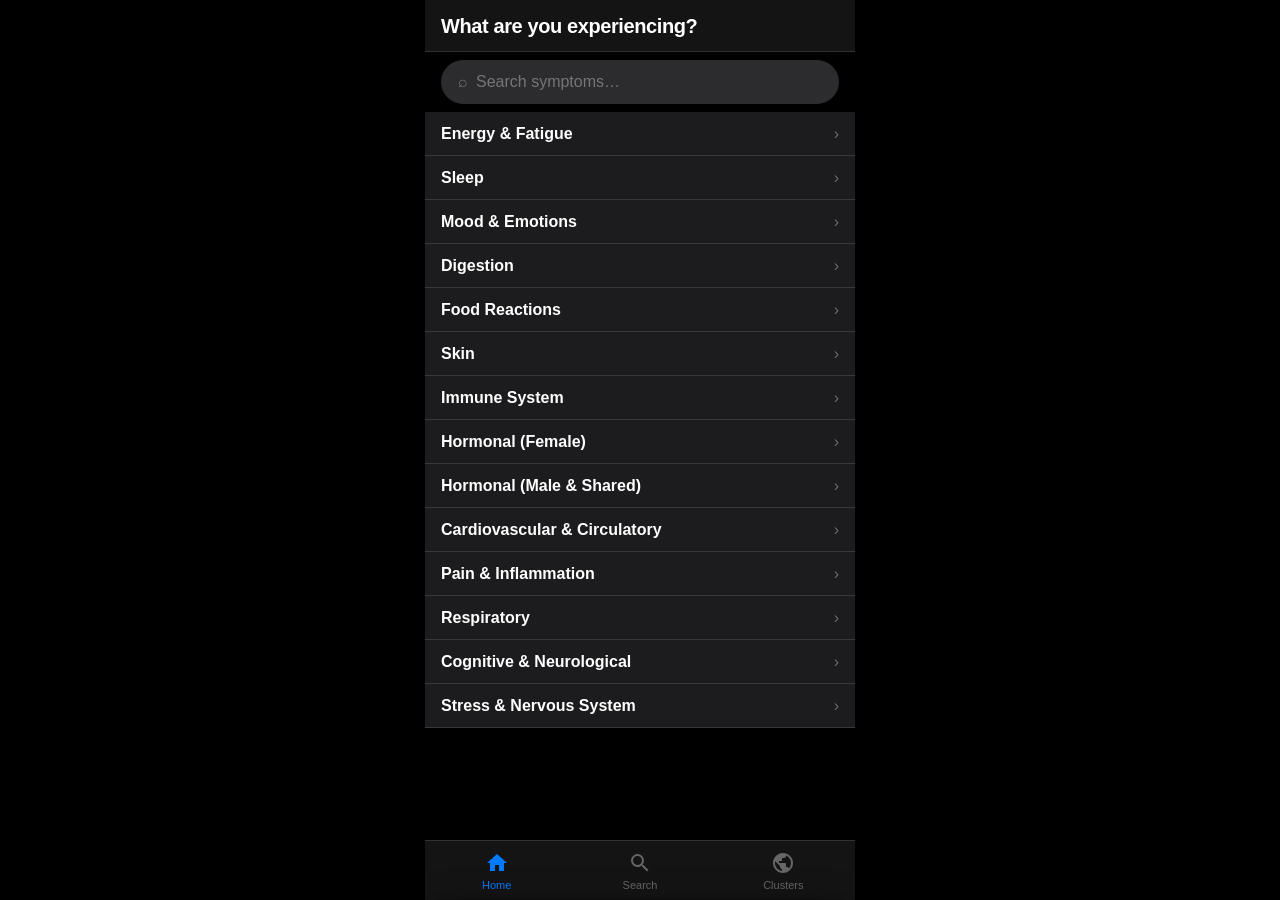
<file: _zcc-build/planning-for-app/v1-index.html>
<!DOCTYPE html>
<html lang="en">
<head>
  <meta charset="UTF-8">
  <meta name="viewport" content="width=device-width, initial-scale=1.0, viewport-fit=cover">
  <meta name="apple-mobile-web-app-capable" content="yes">
  <meta name="apple-mobile-web-app-status-bar-style" content="black-translucent">
  <meta name="apple-mobile-web-app-title" content="FDN Nav">
  <meta name="theme-color" content="#000000">
  <title>FDN Symptom Navigator</title>
  <link rel="manifest" href="./manifest.json">
  <style>
:root {
  /* Safe Areas */
  --safe-top:    env(safe-area-inset-top, 0px);
  --safe-right:  env(safe-area-inset-right, 0px);
  --safe-bottom: env(safe-area-inset-bottom, 0px);
  --safe-left:   env(safe-area-inset-left, 0px);

  /* Backgrounds - iOS UIColor dark mode equivalents */
  --bg-primary:   #000000;
  --bg-secondary: #1C1C1E;
  --bg-tertiary:  #2C2C2E;
  --bg-glass:     rgba(28, 28, 30, 0.72);

  /* Text */
  --text-primary:   rgba(255, 255, 255, 1.0);
  --text-secondary: rgba(255, 255, 255, 0.55);
  --text-tertiary:  rgba(255, 255, 255, 0.35);

  /* Separators */
  --separator:        rgba(255, 255, 255, 0.12);
  --separator-opaque: #3A3A3C;

  /* Accent */
  --accent:             #007AFF;
  --accent-destructive: #FF3B30;

  /* FDN Panel Colors - preserve exactly */
  --panel-mwp:   #e07c3a;
  --panel-mba:   #3abde0;
  --panel-shp:   #8b5cf6;
  --panel-gimap: #22c55e;
  --panel-cross: #94a3b8;

  /* FDN Cluster Colors - preserve exactly */
  --cluster-a: #ef4444;
  --cluster-b: #f97316;
  --cluster-c: #ec4899;
  --cluster-d: #06b6d4;
  --cluster-e: #fbbf24;

  /* Typography */
  --font-family: -apple-system, BlinkMacSystemFont, 'SF Pro Display', 'SF Pro Text', 'Helvetica Neue', Arial, sans-serif;
  --text-xs:   0.6875rem;
  --text-sm:   0.8125rem;
  --text-base: 1rem;
  --text-md:   1.0625rem;
  --text-lg:   1.25rem;
  --text-xl:   1.5rem;
  --text-2xl:  2rem;
  --weight-regular:  400;
  --weight-medium:   500;
  --weight-semibold: 600;
  --weight-bold:     700;
  --tracking-tight:  -0.02em;
  --tracking-normal:  0em;
  --tracking-wide:    0.03em;
  --tracking-caps:    0.06em;

  /* Spacing - 4px base grid */
  --space-1:  0.25rem;
  --space-2:  0.5rem;
  --space-3:  0.75rem;
  --space-4:  1rem;
  --space-5:  1.25rem;
  --space-6:  1.5rem;
  --space-8:  2rem;
  --space-10: 2.5rem;
  --space-12: 3rem;

  /* Border Radius */
  --radius-sm:   8px;
  --radius-md:   12px;
  --radius-lg:   16px;
  --radius-xl:   20px;
  --radius-full: 9999px;

  /* Shadows - dark-background-optimized */
  --shadow-0: none;
  --shadow-1: 0 1px 2px rgba(0,0,0,0.4), 0 0px 1px rgba(0,0,0,0.3);
  --shadow-2: 0 4px 12px rgba(0,0,0,0.5), 0 1px 3px rgba(0,0,0,0.4);
  --shadow-3: 0 16px 40px rgba(0,0,0,0.6), 0 4px 12px rgba(0,0,0,0.5), 0 1px 3px rgba(0,0,0,0.4);

  /* Motion */
  --ease-spring:   cubic-bezier(0.34, 1.56, 0.64, 1);
  --ease-snap:     cubic-bezier(0.25, 0.46, 0.45, 0.94);
  --ease-standard: cubic-bezier(0.4, 0, 0.2, 1);
  --duration-fast:   150ms;
  --duration-normal: 300ms;
  --duration-slow:   450ms;

  /* Layout */
  --touch-target:  44px;
  --max-width:    430px;
  --nav-height:   calc(60px + var(--safe-bottom));
  --header-height: calc(52px + var(--safe-top));
}
*, *::before, *::after {
  box-sizing: border-box;
  margin: 0;
  padding: 0;
  -webkit-font-smoothing: antialiased;
  -moz-osx-font-smoothing: grayscale;
}

html, body {
  height: 100%;
  overscroll-behavior: none;
  -webkit-overflow-scrolling: touch;
}

body {
  background-color: var(--bg-primary);
  color: var(--text-primary);
  font-family: var(--font-family);
  font-size: var(--text-base);
  font-weight: var(--weight-regular);
  line-height: 1.4;
  letter-spacing: var(--tracking-normal);
}

button {
  font-family: var(--font-family);
  font-size: var(--text-base);
  border: none;
  background: none;
  cursor: pointer;
  -webkit-tap-highlight-color: transparent;
  touch-action: manipulation;
}

input {
  font-family: var(--font-family);
}

svg {
  display: block;
  flex-shrink: 0;
}

p, h1, h2, h3, h4 {
  overflow-wrap: break-word;
}
#app {
  position: relative;
  width: 100%;
  max-width: var(--max-width);
  margin: 0 auto;
  min-height: 100dvh;
  background: var(--bg-primary);
  overflow: hidden;
}

#screen-container {
  position: relative;
  width: 100%;
  min-height: 100dvh;
  padding-bottom: var(--nav-height);
  overflow-y: auto;
  overscroll-behavior: contain;
  -webkit-overflow-scrolling: touch;
}

.screen {
  width: 100%;
  min-height: 100%;
  background: var(--bg-primary);
}

.section-list {
  list-style: none;
}

.section-header-row {
  display: flex;
  align-items: center;
  justify-content: space-between;
  padding: var(--space-2) var(--space-4);
  background: var(--bg-primary);
}

.section-header-label {
  font-size: var(--text-xs);
  font-weight: var(--weight-semibold);
  color: var(--text-secondary);
  text-transform: uppercase;
  letter-spacing: var(--tracking-caps);
}

.content-section {
  padding: var(--space-4);
  display: flex;
  flex-direction: column;
  gap: var(--space-3);
}

.pill-grid {
  display: flex;
  flex-wrap: wrap;
  gap: var(--space-2);
}

.empty-state {
  display: flex;
  flex-direction: column;
  align-items: center;
  justify-content: center;
  padding: var(--space-12) var(--space-6);
  text-align: center;
  color: var(--text-tertiary);
  font-size: var(--text-sm);
  gap: var(--space-3);
}

.detail-heading {
  font-size: var(--text-xl);
  font-weight: var(--weight-bold);
  color: var(--text-primary);
  letter-spacing: var(--tracking-tight);
  line-height: 1.2;
}

.detail-subheading {
  font-size: var(--text-base);
  font-weight: var(--weight-semibold);
  color: var(--text-secondary);
  margin-top: var(--space-4);
  margin-bottom: var(--space-2);
}

.mechanism-tree {
  font-family: var(--font-family);
  font-size: var(--text-sm);
  color: var(--text-secondary);
  line-height: 1.6;
  white-space: pre-line;
  background: var(--bg-tertiary);
  border-radius: var(--radius-md);
  padding: var(--space-4);
}

.interpretation-text {
  font-size: var(--text-base);
  color: var(--text-secondary);
  line-height: 1.6;
}
.top-header {
  position: sticky;
  top: 0;
  z-index: 90;
  height: var(--header-height);
  padding-top: var(--safe-top);
  background: var(--bg-glass);
  backdrop-filter: blur(20px) saturate(180%);
  -webkit-backdrop-filter: blur(20px) saturate(180%);
  border-bottom: 1px solid var(--separator);
}

.top-header-inner {
  height: 52px;
  display: flex;
  align-items: center;
  justify-content: space-between;
  padding: 0 var(--space-4);
}

.header-title {
  font-size: var(--text-lg);
  font-weight: var(--weight-semibold);
  color: var(--text-primary);
  letter-spacing: var(--tracking-tight);
}

.header-back-btn {
  display: flex;
  align-items: center;
  gap: var(--space-1);
  min-height: var(--touch-target);
  min-width: var(--touch-target);
  padding: 0 var(--space-2);
  color: var(--accent);
  font-size: var(--text-base);
  font-weight: var(--weight-regular);
  background: none;
  border: none;
  cursor: pointer;
  -webkit-tap-highlight-color: transparent;
  touch-action: manipulation;
}

.header-back-btn:active {
  opacity: 0.6;
}

.search-container {
  padding: var(--space-2) var(--space-4);
  background: var(--bg-primary);
}
.tab-bar {
  position: fixed;
  bottom: 0;
  left: 0;
  right: 0;
  max-width: var(--max-width);
  margin: 0 auto;
  height: var(--nav-height);
  padding-bottom: var(--safe-bottom);
  display: flex;
  align-items: stretch;
  background: var(--bg-glass);
  backdrop-filter: blur(20px) saturate(180%);
  -webkit-backdrop-filter: blur(20px) saturate(180%);
  border-top: 1px solid var(--separator);
  z-index: 100;
}

.tab-item {
  flex: 1;
  display: flex;
  flex-direction: column;
  align-items: center;
  justify-content: center;
  gap: var(--space-1);
  min-height: var(--touch-target);
  min-width: var(--touch-target);
  border: none;
  background: transparent;
  cursor: pointer;
  color: var(--text-tertiary);
  font-family: var(--font-family);
  font-size: var(--text-xs);
  font-weight: var(--weight-medium);
  transition: color var(--duration-fast) var(--ease-standard);
  -webkit-tap-highlight-color: transparent;
  touch-action: manipulation;
}

.tab-item[aria-selected="true"] {
  color: var(--accent);
}

.tab-item:active {
  opacity: 0.7;
}
.list-row {
  display: flex;
  align-items: center;
  justify-content: space-between;
  min-height: var(--touch-target);
  min-width: var(--touch-target);
  padding: var(--space-3) var(--space-4);
  background: var(--bg-secondary);
  border-bottom: 1px solid var(--separator);
  cursor: pointer;
  -webkit-tap-highlight-color: transparent;
  touch-action: manipulation;
  transition: background var(--duration-fast) var(--ease-standard),
              transform var(--duration-fast) var(--ease-standard);
}

.list-row:active {
  transform: scale(0.98);
  background: var(--bg-tertiary);
}

.list-row-label {
  font-size: var(--text-base);
  color: var(--text-primary);
  flex: 1;
}

.list-row-chevron {
  color: var(--text-tertiary);
  flex-shrink: 0;
}

.accordion-header {
  display: flex;
  align-items: center;
  justify-content: space-between;
  min-height: var(--touch-target);
  min-width: var(--touch-target);
  width: 100%;
  padding: var(--space-3) var(--space-4);
  background: var(--bg-secondary);
  border: none;
  border-bottom: 1px solid var(--separator);
  cursor: pointer;
  -webkit-tap-highlight-color: transparent;
  touch-action: manipulation;
}

.accordion-header:active {
  background: var(--bg-tertiary);
}

.accordion-title {
  font-size: var(--text-base);
  font-weight: var(--weight-semibold);
  color: var(--text-primary);
}

.accordion-right {
  display: flex;
  align-items: center;
  gap: var(--space-2);
}

.accordion-chevron {
  transition: transform var(--duration-normal) var(--ease-snap);
  display: inline-block;
  color: var(--text-tertiary);
}

.accordion-header[aria-expanded="true"] .accordion-chevron {
  transform: rotate(90deg);
}

.accordion-badge {
  display: inline-flex;
  align-items: center;
  justify-content: center;
  min-width: 20px;
  height: 20px;
  padding: 0 6px;
  border-radius: var(--radius-full);
  background: var(--accent);
  color: #fff;
  font-size: var(--text-xs);
  font-weight: var(--weight-semibold);
}

.accordion-body {
  display: none;
}

.accordion-body.is-open {
  display: block;
}

.result-group-heading {
  font-size: var(--text-xs);
  font-weight: var(--weight-semibold);
  color: var(--text-tertiary);
  text-transform: uppercase;
  letter-spacing: var(--tracking-caps);
  padding: var(--space-3) var(--space-4) var(--space-1);
}
.var-pill {
  display: inline-flex;
  align-items: center;
  justify-content: center;
  min-height: 28px;
  min-width: var(--touch-target);
  padding: var(--space-1) var(--space-3);
  border-radius: var(--radius-full);
  background: var(--panel-color, var(--panel-cross));
  color: #000000;
  font-family: var(--font-family);
  font-size: var(--text-sm);
  font-weight: var(--weight-semibold);
  white-space: nowrap;
  cursor: pointer;
  -webkit-tap-highlight-color: transparent;
  touch-action: manipulation;
  transition: opacity var(--duration-fast), transform var(--duration-fast) var(--ease-spring);
  border: 2px solid transparent;
}

.var-pill:active {
  opacity: 0.75;
  transform: scale(0.96);
}

.var-pill--cross {
  background: transparent;
  border: 2px dashed var(--panel-color, var(--panel-cross));
  color: var(--panel-color, var(--panel-cross));
}

.cluster-tag {
  display: inline-flex;
  align-items: center;
  justify-content: center;
  min-height: 28px;
  min-width: var(--touch-target);
  padding: var(--space-1) var(--space-3);
  border-radius: var(--radius-sm);
  background: var(--cluster-color, var(--cluster-a));
  color: #000000;
  font-family: var(--font-family);
  font-size: var(--text-sm);
  font-weight: var(--weight-semibold);
  white-space: nowrap;
  cursor: pointer;
  -webkit-tap-highlight-color: transparent;
  touch-action: manipulation;
  transition: opacity var(--duration-fast);
}

.cluster-tag:active {
  opacity: 0.75;
}

.panel-badge {
  display: inline-flex;
  align-items: center;
  gap: var(--space-2);
  padding: var(--space-1) var(--space-3);
  border-radius: var(--radius-full);
  background: var(--panel-color, var(--panel-cross));
  color: #000000;
  font-size: var(--text-sm);
  font-weight: var(--weight-semibold);
}

.cross-panel-badge {
  display: inline-flex;
  align-items: center;
  padding: var(--space-1) var(--space-3);
  border-radius: var(--radius-full);
  border: 2px dashed var(--panel-cross);
  color: var(--panel-cross);
  font-size: var(--text-xs);
  font-weight: var(--weight-semibold);
  letter-spacing: var(--tracking-caps);
  text-transform: uppercase;
}
.bottom-sheet-overlay {
  position: fixed;
  inset: 0;
  background: rgba(0, 0, 0, 0.6);
  z-index: 200;
  opacity: 0;
  pointer-events: none;
  transition: opacity var(--duration-normal) var(--ease-standard);
}

.bottom-sheet-overlay.is-open {
  opacity: 1;
  pointer-events: auto;
}

.bottom-sheet {
  position: fixed;
  inset: 0;
  top: auto;
  max-height: 92dvh;
  z-index: 201;
  background: var(--bg-secondary);
  border-radius: var(--radius-lg) var(--radius-lg) 0 0;
  box-shadow: var(--shadow-3);
  display: flex;
  flex-direction: column;
  overflow-y: auto;
  overscroll-behavior: contain;
  -webkit-overflow-scrolling: touch;
  padding-bottom: var(--safe-bottom);
  transform: translateY(100%);
  transition: transform var(--duration-slow) var(--ease-spring);
  max-width: var(--max-width);
  margin: 0 auto;
  left: 0;
  right: 0;
}

.bottom-sheet.is-open {
  transform: translateY(0);
}

.sheet-drag-indicator {
  width: 36px;
  height: 5px;
  background: var(--separator-opaque);
  border-radius: var(--radius-full);
  margin: var(--space-2) auto var(--space-1);
  flex-shrink: 0;
}

.sheet-content {
  flex: 1;
  padding: var(--space-4);
  display: flex;
  flex-direction: column;
  gap: var(--space-4);
  overflow-y: auto;
  overscroll-behavior: contain;
  -webkit-overflow-scrolling: touch;
}

.sheet-header {
  display: flex;
  align-items: center;
  gap: var(--space-3);
  padding-bottom: var(--space-2);
  border-bottom: 1px solid var(--separator);
}
.alert-banner {
  width: 100%;
  padding: var(--space-4);
  border-radius: var(--radius-md);
  display: flex;
  align-items: flex-start;
  gap: var(--space-3);
}

.alert-banner--destructive {
  background: rgba(255, 59, 48, 0.15);
  border: 1px solid #FF3B30;
  color: #FF3B30;
}

.alert-banner--warning {
  background: rgba(255, 204, 0, 0.12);
  border: 1px solid #FFCC00;
  color: #FFCC00;
}

.alert-icon {
  font-size: var(--text-lg);
  flex-shrink: 0;
  line-height: 1;
}

.alert-body {
  flex: 1;
}

.alert-title {
  font-weight: var(--weight-semibold);
  font-size: var(--text-base);
  line-height: 1.3;
}

.alert-description {
  font-size: var(--text-sm);
  margin-top: var(--space-1);
  opacity: 0.85;
  line-height: 1.5;
}

.search-bar {
  display: flex;
  align-items: center;
  gap: var(--space-2);
  background: var(--bg-tertiary);
  border-radius: var(--radius-full);
  min-height: var(--touch-target);
  padding: var(--space-2) var(--space-4);
  border: 1px solid transparent;
  transition: border-color var(--duration-fast);
}

.search-bar:focus-within {
  border-color: var(--separator-opaque);
}

.search-icon {
  color: var(--text-tertiary);
  flex-shrink: 0;
}

.search-input {
  flex: 1;
  background: transparent;
  border: none;
  outline: none;
  color: var(--text-primary);
  font-family: var(--font-family);
  font-size: var(--text-base);
  -webkit-appearance: none;
  appearance: none;
}

.search-input::placeholder {
  color: var(--text-tertiary);
}

.search-clear {
  display: none;
  background: none;
  border: none;
  color: var(--text-tertiary);
  cursor: pointer;
  padding: var(--space-1);
  border-radius: var(--radius-full);
  min-height: var(--touch-target);
  min-width: var(--touch-target);
  align-items: center;
  justify-content: center;
  -webkit-tap-highlight-color: transparent;
}

.search-clear.is-visible {
  display: flex;
}
@keyframes fade-in {
  from { opacity: 0; transform: translateY(8px); }
  to   { opacity: 1; transform: translateY(0); }
}

@keyframes scale-in {
  from { opacity: 0; transform: scale(0.95); }
  to   { opacity: 1; transform: scale(1); }
}

.animate-fade-in {
  animation: fade-in var(--duration-normal) var(--ease-snap) forwards;
}

.animate-scale-in {
  animation: scale-in var(--duration-fast) var(--ease-spring) forwards;
}

.screen-enter {
  animation: fade-in var(--duration-normal) var(--ease-snap) forwards;
}

.priority-block {
  padding: var(--space-4);
  border-radius: var(--radius-md);
  background: rgba(239, 68, 68, 0.12);
  border: 1px solid var(--cluster-a);
  color: var(--cluster-a);
  font-size: var(--text-sm);
  font-weight: var(--weight-medium);
  line-height: 1.5;
}

.referral-block {
  padding: var(--space-4);
  border-radius: var(--radius-md);
  background: rgba(251, 191, 36, 0.12);
  border: 1px solid var(--cluster-e);
  color: var(--cluster-e);
  font-size: var(--text-sm);
  font-weight: var(--weight-medium);
  line-height: 1.5;
}

.divider {
  height: 1px;
  background: var(--separator);
  margin: 0 var(--space-4);
}

.spacer-sm { height: var(--space-2); }
.spacer-md { height: var(--space-4); }
.spacer-lg { height: var(--space-8); }

.text-accent { color: var(--accent); }
.text-destructive { color: var(--accent-destructive); }
.text-secondary { color: var(--text-secondary); }
.text-tertiary { color: var(--text-tertiary); }
.font-semibold { font-weight: var(--weight-semibold); }
.font-bold { font-weight: var(--weight-bold); }
.text-sm { font-size: var(--text-sm); }
.text-xs { font-size: var(--text-xs); }

@media (prefers-reduced-motion: reduce) {
  *, *::before, *::after {
    animation-duration: 0.01ms !important;
    animation-iteration-count: 1 !important;
    transition-duration: 0.01ms !important;
  }
}
  </style>
</head>
<body>
  <div id="app">
    <div id="screen-container"></div>
    <nav class="tab-bar" role="tablist" aria-label="Main navigation">
      <button class="tab-item" role="tab" aria-selected="true" data-action="navigate-tab" data-tab="home">
        <svg width="24" height="24" viewBox="0 0 24 24" fill="currentColor" aria-hidden="true"><path d="M10 20v-6h4v6h5v-8h3L12 3 2 12h3v8z"/></svg>
        <span>Home</span>
      </button>
      <button class="tab-item" role="tab" aria-selected="false" data-action="navigate-tab" data-tab="search">
        <svg width="24" height="24" viewBox="0 0 24 24" fill="currentColor" aria-hidden="true"><path d="M15.5 14h-.79l-.28-.27A6.471 6.471 0 0 0 16 9.5 6.5 6.5 0 1 0 9.5 16c1.61 0 3.09-.59 4.23-1.57l.27.28v.79l5 4.99L20.49 19l-4.99-5zm-6 0C7.01 14 5 11.99 5 9.5S7.01 5 9.5 5 14 7.01 14 9.5 11.99 14 9.5 14z"/></svg>
        <span>Search</span>
      </button>
      <button class="tab-item" role="tab" aria-selected="false" data-action="navigate-tab" data-tab="clusters">
        <svg width="24" height="24" viewBox="0 0 24 24" fill="currentColor" aria-hidden="true"><path d="M12 2C6.48 2 2 6.48 2 12s4.48 10 10 10 10-4.48 10-10S17.52 2 12 2zm-1 17.93c-3.95-.49-7-3.85-7-7.93 0-.62.08-1.21.21-1.79L9 15v1c0 1.1.9 2 2 2v1.93zm6.9-2.54c-.26-.81-1-1.39-1.9-1.39h-1v-3c0-.55-.45-1-1-1H8v-2h2c.55 0 1-.45 1-1V7h2c1.1 0 2-.9 2-2v-.41c2.93 1.19 5 4.06 5 7.41 0 2.08-.8 3.97-2.1 5.39z"/></svg>
        <span>Clusters</span>
      </button>
    </nav>
    <div id="bottom-sheet-overlay" class="bottom-sheet-overlay" data-action="close-sheet" aria-hidden="true"></div>
    <div id="bottom-sheet" class="bottom-sheet" role="dialog" aria-modal="true" aria-label="Detail view" aria-hidden="true">
      <div class="sheet-drag-indicator" aria-hidden="true"></div>
      <div id="sheet-content" class="sheet-content"></div>
    </div>
  </div>
  <script>
const DATA = {
  symptoms: {
    'always-tired': {
      label: 'Always tired',
      category: 'Energy & Fatigue',
      variables: ['cortisol-diurnal', 'dhea', 'hpa-axis', 'sigas-shp', 'indican', 'ohdg', 'hepatic-detox'],
      clusters: ['A', 'B'],
      interpretation: 'Persistent fatigue without a clear cause reflects convergence of HPA dysregulation depleting cortisol reserve, GI-driven amino acid theft reducing neurotransmitter production, and accumulated oxidative damage impairing mitochondrial ATP output. This is the signature multi-system presentation in functional exhaustion. The practitioner should map which driver is upstream by examining cortisol diurnal pattern shape alongside Indican and 8-OHdG values together.',
      mechanismTree: 'HPA Dysregulation (Cortisol Diurnal Pattern flat or inverted)\n└─ Pregnenolone Steal → DHEA depletion\n   └─ Anabolic collapse → exercise intolerance, motivational fatigue\nGI Dysbiosis (Indican elevation)\n└─ Tryptophan theft by bacteria → serotonin/melatonin deficit\n   └─ Neurotransmitter depletion → non-restorative sleep, mood-fatigue loop\nOxidative Burden (8-OHdG)\n└─ Mitochondrial DNA damage\n   └─ Reduced ATP synthesis → cellular energy deficit'
    },
    'afternoon-energy-crash': {
      label: 'Afternoon energy crash',
      category: 'Energy & Fatigue',
      variables: ['cortisol-diurnal', 'indican'],
      clusters: ['B'],
      interpretation: 'A reproducible post-lunch energy collapse is a hallmark of cortisol diurnal dysfunction — specifically a premature afternoon cortisol drop rather than the physiologically sustained curve. Blood glucose instability (not directly measured in the 5-panel system) compounds this when GI dysbiosis impairs bile acid function and carbohydrate metabolism. The Indican value provides context: elevated Indican suggests SIBO-driven hypomotility and impaired nutrient absorption that worsens glucose regulation.',
      mechanismTree: 'Cortisol Diurnal Pattern (premature afternoon drop)\n└─ Loss of cortisol-driven glucose counter-regulation\n   └─ Blood glucose crash → fatigue, carbohydrate craving\nGI Dysbiosis (Indican)\n└─ Bile acid disruption (see Urinary Bile Acids)\n   └─ Fat and carbohydrate malabsorption → worsened glucose instability'
    },
    'cant-get-out-of-bed': {
      label: "Can't get out of bed in the morning",
      category: 'Energy & Fatigue',
      variables: ['cortisol-diurnal', 'dhea', 'melatonin'],
      clusters: ['B'],
      interpretation: 'Difficulty mobilizing in the morning reflects a blunted cortisol awakening response — the normal cortisol spike that occurs within 30 minutes of waking is absent or severely reduced in HPA exhaustion phases 3 and 4. Low DHEA compounds this by removing the anabolic counterbalance. Melatonin dysregulation is the third vector: elevated nocturnal melatonin extending past wake time, often seen when GI dysbiosis drives ectopic melatonin production.',
      mechanismTree: 'HPA Axis (Cortisol Awakening Response blunted)\n└─ Loss of morning cortisol surge\n   └─ Inability to mobilize glucose and energy for morning activity\nDHEA depletion\n└─ Catabolic dominance overnight\n   └─ Morning stiffness, motivational paralysis\nMelatonin dysregulation\n└─ Circadian rhythm phase delay\n   └─ Melatonin not cleared by wake time → grogginess'
    },
    'wired-but-tired': {
      label: 'Wired but tired',
      category: 'Energy & Fatigue',
      variables: ['cortisol-diurnal', 'hpa-axis', 'melatonin'],
      clusters: ['B'],
      interpretation: 'The paradox of feeling simultaneously exhausted and mentally activated is a classic HPA Phase 2 (Resistance) or early Phase 3 (Exhaustion) signature. Cortisol is dysregulated — often elevated in the evening when it should be falling — while the body is physically depleted. This evening cortisol elevation directly suppresses melatonin production, preventing the neurological wind-down needed for restorative sleep. The practitioner should look for a cortisol pattern with late-day elevation despite morning blunting.',
      mechanismTree: 'HPA Phase 2\u20133 Dysregulation\n└─ Evening cortisol elevation (inverted diurnal pattern)\n   └─ Sympathetic nervous system activation → mental alertness\nMelatonin suppression (by elevated evening cortisol)\n└─ Failure of circadian wind-down\n   └─ Physical exhaustion + neurological hyperarousal simultaneously'
    },
    'exercise-makes-worse': {
      label: 'Exercise makes me worse',
      category: 'Energy & Fatigue',
      variables: ['ohdg', 'oxidative-stress', 'dhea', 'cortisol-diurnal'],
      clusters: ['A', 'B'],
      interpretation: 'Post-exertional malaise — where exercise reliably worsens rather than improves wellbeing — indicates the oxidative stress burden is already exceeding the body\'s antioxidant and repair capacity. Exercise generates reactive oxygen species; when the baseline 8-OHdG is elevated, this additional oxidative load causes net tissue damage rather than adaptation. DHEA depletion removes the primary anabolic hormone needed for post-exercise repair and muscle protein synthesis.',
      mechanismTree: 'Oxidative Stress Cascade (8-OHdG elevated)\n└─ Exercise generates additional ROS beyond repair capacity\n   └─ Net mitochondrial and DNA damage → post-exertional fatigue\nDHEA depletion\n└─ Loss of anabolic signaling\n   └─ Failure to mount protein synthesis response post-exercise\nCortisol dysregulation\n└─ Exercise-triggered cortisol spike in depleted system\n   └─ Catabolic dominance → muscle breakdown, not rebuilding'
    },
    'no-motivation-or-drive': {
      label: 'No motivation or drive',
      category: 'Energy & Fatigue',
      variables: ['dhea', 'testosterone', 'hpa-axis', 'indican'],
      clusters: ['A', 'B'],
      interpretation: 'Loss of motivation and drive at a neurochemical level reflects depletion of both the anabolic hormones (DHEA, testosterone) and the neurotransmitter precursors required for dopamine and serotonin synthesis. Indican elevation signals bacterial tryptophan theft — tryptophan is the precursor to serotonin AND the kynurenine pathway, so its depletion simultaneously reduces serotonin and increases neuroinflammatory metabolites. HPA axis dysregulation compounds this by sustaining a cortisol-dominant catabolic state.',
      mechanismTree: 'Indican (SIBO/dysbiosis)\n└─ Bacterial tryptophan catabolism → serotonin precursor depletion\n   └─ Dopamine pathway cross-depletion → motivational anhedonia\nDHEA + Testosterone depletion (via Pregnenolone Steal)\n└─ Loss of anabolic drive signaling\n   └─ Physical and motivational inertia\nHPA Dysregulation\n└─ Sustained cortisol elevation → cortisolergic dominance\n   └─ Reward circuit suppression → apathy'
    },
    'cant-fall-asleep': {
      label: "Can't fall asleep",
      category: 'Sleep',
      variables: ['melatonin', 'cortisol-diurnal', 'hpa-axis', 'histamine-mba'],
      clusters: ['B', 'D'],
      interpretation: 'Sleep onset insomnia is driven by two independent physiological vectors that frequently co-occur: HPA-driven evening cortisol elevation suppressing melatonin production, and histamine-mediated CNS arousal. Histamine is a potent wakefulness neurotransmitter; elevated systemic histamine (from mucosal barrier breakdown) activates H1 receptors in the hypothalamus, maintaining the arousal state. The practitioner should examine both the cortisol diurnal pattern shape and histamine/DAO levels to determine primary driver.',
      mechanismTree: 'HPA Dysregulation (evening cortisol not falling)\n└─ Cortisol directly suppresses pineal melatonin secretion\n   └─ Absence of sleep-onset melatonin surge → can\'t cross into sleep\nHistamine load (Histamine-MBA elevated)\n└─ H1 receptor activation in tuberomammillary nucleus\n   └─ Sustained histaminergic arousal → racing mind at night\nCombined effect\n└─ Cortisol + histamine synergistically maintain wakefulness'
    },
    'wake-up-1-3am': {
      label: 'Wake up between 1\u20133am',
      category: 'Sleep',
      variables: ['cortisol-diurnal', 'hepatic-detox'],
      clusters: ['A', 'B'],
      interpretation: 'Waking reliably between 1 and 3am is the traditional TCM liver window — and biochemically corresponds to two mechanisms: cortisol-mediated counter-regulatory surges in response to nocturnal blood glucose drops, and hepatic detoxification surges that generate metabolite-driven arousal signals. When Hepatic Detox Impairment is present, Phase I intermediates accumulate in the small hours and trigger sympathetic activation. Blood glucose dysregulation (not directly measured but inferred from Cortisol Diurnal Pattern and Indican) is the third vector.',
      mechanismTree: 'Cortisol Diurnal Pattern (reactive nocturnal surge)\n└─ Blood glucose drops overnight\n   └─ Cortisol counter-regulatory spike at 1\u20133am → waking\nHepatic Detoxification Impairment\n└─ Phase I metabolite accumulation peaks during liver\'s peak processing window\n   └─ Reactive oxygen species + sympathetic activation → arousal\nGI Dysbiosis (Indican, implied)\n└─ Impaired bile acid conjugation → fat malabsorption → unstable overnight glucose'
    },
    'never-feel-rested': {
      label: 'Never feel rested',
      category: 'Sleep',
      variables: ['melatonin', 'cortisol-diurnal', 'ohdg', 'histamine-mba'],
      clusters: ['B', 'D'],
      interpretation: 'Non-restorative sleep — sleeping adequate hours but waking unrefreshed — reflects the failure of deep NREM and REM architecture rather than simple sleep duration. Melatonin dysregulation impairs the circadian signal that gates REM sleep timing. Elevated 8-OHdG indicates ongoing mitochondrial oxidative damage that impairs the cellular repair processes that are supposed to occur during sleep. Histamine elevation fragmented sleep architecture by triggering micro-arousals throughout the night.',
      mechanismTree: 'Melatonin dysregulation\n└─ Impaired REM sleep gating\n   └─ Reduced slow-wave and REM sleep stages → no cellular restoration\n8-OHdG (Oxidative DNA damage)\n└─ Mitochondrial repair machinery overwhelmed during sleep\n   └─ Waking with accumulated oxidative deficit\nHistamine load\n└─ H1-mediated micro-arousals throughout sleep architecture\n   └─ Sleep fragmentation → no sustained deep sleep'
    },
    'vivid-dreams-nightmares': {
      label: 'Vivid dreams or nightmares',
      category: 'Sleep',
      variables: ['hpa-axis', 'cortisol-diurnal'],
      clusters: ['B'],
      interpretation: 'Vivid dreams and nightmares are a functional marker of HPA activation during sleep — specifically, cortisol surges during REM sleep increase dream intensity and emotional content. This reflects HPA Phase 2 (Resistance) hyperactivation where the stress axis continues firing during sleep phases when it should be suppressed. The practitioner should examine whether cortisol elevations occur at the 11pm and/or 3am data points on the diurnal panel.',
      mechanismTree: 'HPA Dysregulation (cortisol intrusion into REM)\n└─ Cortisol elevation during REM windows (11pm\u20133am)\n   └─ Amygdala hyperactivation → emotionally intense dream content\nCortisol Diurnal Pattern (night-time elevation)\n└─ Loss of normal nocturnal cortisol nadir\n   └─ Sustained sympathetic tone during REM sleep → nightmare threshold lowered'
    },
    'need-10-hours-still-tired': {
      label: 'Need 10+ hours and still tired',
      category: 'Sleep',
      variables: ['hpa-axis', 'dhea', 'sigas-shp'],
      clusters: ['B'],
      interpretation: 'Requiring 10 or more hours of sleep without feeling restored is a hallmark of HPA Axis Phase 3 (Exhaustion) and Phase 4 (Collapse). The HPA system has lost the ability to mount an adequate cortisol awakening response; the body remains in a low-cortisol, high-sleep-pressure state for extended periods. Low sIgA-SHP confirms immune suppression secondary to chronic cortisol dysregulation. DHEA depletion removes the primary anabolic hormone needed to restore energy between sleep cycles.',
      mechanismTree: 'HPA Exhaustion/Collapse Phase (Phase 3\u20134)\n└─ Cortisol Awakening Response absent or severely blunted\n   └─ Body remains in sleep-pressure state past physiological wake time\nDHEA depletion\n└─ No anabolic counterbalance to catabolic overnight state\n   └─ Cellular energy cannot be replenished even with extended sleep\nsIgA-SHP (low \u2014 immune collapse)\n└─ Chronic HPA suppression of mucosal immunity\n   └─ Persistent low-grade immune activation → fatigue amplification'
    },
    'anxiety': {
      label: 'Anxiety',
      category: 'Mood & Emotions',
      variables: ['histamine-mba', 'dao', 'hpa-axis', 'indican', 'zonulin', 'cortisol-diurnal'],
      clusters: ['A', 'B', 'D'],
      interpretation: 'Anxiety has multiple independent FDN drivers that must be differentiated. Histamine-mediated anxiety is vasoactive and acute: Histamine-MBA elevated with low DAO indicates impaired degradation, causing CNS arousal via hypothalamic H1 activation. Indican-driven anxiety is neurochemical: bacterial tryptophan theft depletes serotonin precursors while generating kynurenine-pathway neuroinflammatory metabolites. Zonulin-mediated anxiety is systemic: tight junction disassembly allows LPS translocation, driving low-grade neuroinflammation that presents as generalized anxiety. The practitioner must identify which mechanism is primary before selecting interventions.',
      mechanismTree: 'Histamine load (Histamine-MBA + low DAO)\n└─ H1 receptor activation: CNS arousal, vasodilation\n   └─ Acute anxiety, racing heart, flushing\nIndican (tryptophan theft)\n└─ Serotonin precursor depletion\n   └─ Kynurenine pathway activation → quinolinic acid (excitotoxin)\n      └─ NMDA receptor hyperactivation → anxiety/agitation\nZonulin (leaky gut)\n└─ LPS translocation → TLR4 activation in microglia\n   └─ Neuroinflammation → generalized anxiety, fear amplification'
    },
    'depression': {
      label: 'Depression',
      category: 'Mood & Emotions',
      variables: ['indican', 'hpa-axis', 'dhea', 'testosterone', 'ohdg', 'oxidative-stress'],
      clusters: ['A', 'B'],
      interpretation: 'Functional depression in the FDN model is primarily a biochemical deficit state rather than a psychosocial condition, though both can co-occur. Indican elevation points to tryptophan theft as the primary serotonin depletion mechanism. HPA exhaustion depletes the anabolic hormones (DHEA, testosterone) that maintain motivational energy and neuroplasticity. Systemic oxidative stress (8-OHdG) damages neuronal mitochondria, reducing the energy availability for synaptic signaling. These three pathways can independently produce depression-like presentations and must all be assessed.',
      mechanismTree: 'Indican (dysbiosis)\n└─ Bacterial tryptophan catabolism → serotonin precursor deficit\n   └─ Serotonin + dopamine precursor cross-depletion\n      └─ Anhedonia, loss of reward signaling\nHPA Exhaustion (DHEA + Testosterone low)\n└─ Catabolic dominance → neuroplasticity impairment\n   └─ Reduced BDNF expression → hippocampal atrophy pattern\n8-OHdG + Oxidative Stress\n└─ Neuronal mitochondrial damage\n   └─ ATP deficit in prefrontal cortex → executive function loss, flat affect'
    },
    'irritability-short-fuse': {
      label: 'Irritability / short fuse',
      category: 'Mood & Emotions',
      variables: ['histamine-mba', 'cortisol-diurnal', 'hpa-axis'],
      clusters: ['B', 'D'],
      interpretation: 'Irritability and low frustration tolerance are most commonly driven by three intersecting mechanisms in the FDN model. Histamine is directly neuroexcitatory — elevated systemic histamine lowers the threshold for emotional reactivity via hypothalamic and limbic histamine receptors. Cortisol dysregulation (particularly an erratic or inverted diurnal pattern) produces blood glucose instability that directly causes neuroglycopenic irritability. HPA hyperactivation maintains a chronic sympathetic baseline that compresses the stress buffer — minor stressors produce outsized reactions.',
      mechanismTree: 'Histamine-MBA (elevated)\n└─ Limbic H1 activation → emotional excitability threshold lowered\n   └─ Rapid-onset irritability, noise/light sensitivity\nCortisol Diurnal (erratic pattern)\n└─ Blood glucose dysregulation\n   └─ Neuroglycopenic episodes → "hanger" irritability\nHPA Hyperactivation\n└─ Sustained sympathetic tone → compressed stress buffer\n   └─ Exaggerated threat response to minor stressors'
    },
    'emotional-numbness': {
      label: 'Emotional numbness',
      category: 'Mood & Emotions',
      variables: ['hpa-axis', 'dhea', 'cortisol-diurnal'],
      clusters: ['B'],
      interpretation: 'Emotional numbness or blunting is the hallmark presentation of HPA Phase 3\u20134 (Exhaustion and Collapse). When the HPA axis has been chronically overactivated and the system enters collapse, the characteristic flat cortisol pattern removes the hormonal substrate for emotional responsivity. DHEA depletion eliminates the neuro-protective and mood-modulating effects of this neurosteroid. The practitioner should look for a nearly flat cortisol diurnal pattern — all four data points clustered at or below low-normal range.',
      mechanismTree: 'HPA Collapse Phase (Phase 3\u20134)\n└─ Cortisol pattern flatlined — no diurnal variation\n   └─ Absence of cortisol-driven emotional responsivity substrate\nDHEA depletion\n└─ Loss of neurosteroid DHEA-S (neuroprotective, mood-modulating)\n   └─ Emotional blunting, dissociation from affect\nCombined effect\n└─ Hormonal emotional substrate depleted across all axes\n   └─ Flatted affect, inability to feel positive or negative emotions'
    },
    'overwhelm-cant-cope': {
      label: "Overwhelm / can't cope with stress",
      category: 'Mood & Emotions',
      variables: ['hpa-axis', 'sigas-shp', 'pregnenolone-steal'],
      clusters: ['B'],
      interpretation: 'The inability to handle stress that was previously manageable is the clinical definition of HPA Phase 2\u20133 transition. The cortisol:DHEA ratio (assessed from the diurnal panel and DHEA value) reveals whether the system is still mounting a cortisol response but at the cost of depleting anabolic reserves via Pregnenolone Steal. Low sIgA-SHP confirms that HPA suppression of mucosal immunity has already occurred — the immune system is a downstream victim of the same cortisol dysregulation that is overwhelming the psychological stress-coping system.',
      mechanismTree: 'HPA Dysregulation (Cortisol:DHEA ratio imbalanced)\n└─ Cortisol reserve insufficient to buffer new stressors\n   └─ Disproportionate stress response to minor demands\nPregnenolone Steal (active)\n└─ Anabolic hormones sacrificed for cortisol synthesis\n   └─ Emotional resilience substrates (DHEA, progesterone) depleted\nsIgA-SHP (low)\n└─ HPA → immune suppression loop\n   └─ Physical illness adds to total allostatic load → overwhelm amplified'
    },
    'mood-swings': {
      label: 'Mood swings',
      category: 'Mood & Emotions',
      variables: ['estradiol', 'progesterone', 'cortisol-diurnal', 'histamine-mba'],
      clusters: ['B', 'C', 'D'],
      interpretation: 'Mood swings spanning the full emotional range — from euphoria to irritability to tearfulness — indicate hormonal instability across multiple axes simultaneously. Estradiol:Progesterone imbalance (Cluster C — estrogen recycling via Beta-glucuronidase) produces the hormonal volatility. Blood glucose dysregulation from HPA-driven cortisol diurnal dysfunction adds a metabolic volatility layer. Histamine load amplifies emotional reactivity by lowering the limbic response threshold. The practitioner must assess all three panels (SHP, MBA, GI-MAP) to identify the primary amplification mechanism.',
      mechanismTree: 'Estradiol:Progesterone imbalance (Cluster C)\n└─ Beta-glucuronidase → re-circulating estrogen metabolites\n   └─ Estrogen dominance with progesterone insufficiency → emotional volatility\nCortisol Diurnal (erratic)\n└─ Blood glucose instability → metabolic mood fluctuation\n   └─ High and low glucose states create emotional polarity\nHistamine-MBA (elevated)\n└─ Vasoactive + neuroexcitatory histamine peaks\n   └─ Emotional reactivity spikes at histamine load peaks'
    },
    'brain-fog': {
      label: 'Brain fog',
      category: 'Mood & Emotions',
      variables: ['zonulin', 'indican', 'ohdg', 'hepatic-detox', 'histamine-mba', 'dao'],
      clusters: ['A', 'B', 'D'],
      interpretation: 'Brain fog is the most multi-mechanistic symptom in the FDN model and reliably indicates cross-panel dysfunction. Zonulin-mediated LPS translocation triggers microglial activation and neuroinflammation — the most direct mechanism. Indican-driven amino acid depletion removes precursors for acetylcholine and dopamine, impairing cognitive processing speed. Hepatic Detox Impairment allows recirculation of neurotoxic Phase I intermediates. Histamine directly impairs hippocampal and prefrontal cognitive networks. When all four drivers are active, the practitioner should prioritize GI barrier restoration as the upstream intervention.',
      mechanismTree: 'Zonulin (leaky gut)\n└─ LPS translocation → microglial TLR4 activation\n   └─ Neuroinflammation → cognitive processing impairment\nIndican (amino acid theft)\n└─ Acetylcholine precursor (choline, serine) depletion\n   └─ Cholinergic transmission deficit → memory and attention impairment\nHepatic Detox Impairment\n└─ Phase I intermediate accumulation → neurotoxin recirculation\n   └─ Toxic encephalopathy pattern\nHistamine-MBA (elevated)\n└─ Hippocampal H1 activation → impaired spatial and working memory'
    },
    'poor-memory': {
      label: 'Poor memory',
      category: 'Mood & Emotions',
      variables: ['indican', 'ohdg', 'oxidative-stress', 'hpa-axis'],
      clusters: ['A', 'B'],
      interpretation: 'Memory impairment in the functional medicine model traces primarily to two mechanisms: neurotransmitter precursor depletion (Indican-driven tryptophan theft) and oxidative neuronal damage (8-OHdG). Tryptophan is a precursor not only for serotonin but also for kynurenine-pathway metabolites that regulate NMDA receptor function — its depletion impairs hippocampal long-term potentiation. Systemic oxidative stress damages neuronal mitochondria and promotes hippocampal cellular atrophy. Chronic HPA dysregulation adds a third mechanism: cortisol-driven hippocampal neurotoxicity at high sustained cortisol levels.',
      mechanismTree: 'Indican (tryptophan theft)\n└─ Kynurenine pathway imbalance → NMDA receptor dysfunction\n   └─ Impaired hippocampal long-term potentiation → encoding deficit\n8-OHdG + Oxidative Stress\n└─ Neuronal mitochondrial oxidative damage\n   └─ Reduced ATP for synaptic signaling → retrieval impairment\nHPA Dysregulation (chronic elevated cortisol)\n└─ Glucocorticoid receptor downregulation in hippocampus\n   └─ Hippocampal volume reduction → spatial and episodic memory loss'
    },
    'feeling-disconnected': {
      label: 'Feeling disconnected from yourself',
      category: 'Mood & Emotions',
      variables: ['hpa-axis', 'sigas-shp', 'cortisol-diurnal'],
      clusters: ['B'],
      interpretation: 'Depersonalization and derealization — feeling like an observer of your own life, emotional disconnection from self and environment — are Phase 4 (Collapse) HPA presentations. When cortisol has been chronically elevated and then collapses, the resulting flat cortisol pattern removes the hormonal substrate for normal interoception and emotional embodiment. The practitioner should look for the "flat line" cortisol pattern combined with very low sIgA-SHP as the dual confirmation of HPA collapse phase. This presentation requires prioritizing HPA restoration before any other intervention.',
      mechanismTree: 'HPA Collapse Phase (Phase 4)\n└─ Cortisol pattern completely flattened\n   └─ Loss of hormonal interoceptive signaling → emotional disembodiment\nsIgA-SHP (severely low)\n└─ HPA-immune collapse confirmation\n   └─ Systemic energy diversion away from conscious processing\nCortisol flat pattern\n└─ Amygdala hypoactivation (insufficient cortisol substrate)\n   └─ Emotional processing failure → detachment, unreality'
    },
    'bloating': {
      label: 'Bloating',
      category: 'Digestion',
      variables: ['indican', 'hpylori', 'candida', 'dysbiotic-bacteria', 'dao', 'histamine-mba', 'anti-gliadin-iga', 'sigas-gi'],
      clusters: ['A', 'D'],
      interpretation: 'Bloating is the most common multi-driver GI symptom and requires systematic source discrimination. Upper GI bloating appearing within 30–60 minutes of eating typically indicates SIBO (Indican elevated) or H. pylori-driven hypochlorhydria. Lower GI bloating appearing hours after eating indicates dysbiotic fermentation. Histamine-driven bloating is distinguished by accompanying histamine symptoms (flushing, headache). Anti-gliadin IgA elevation suggests gluten-reactive mucosal inflammation contributing to distension.',
      mechanismTree: 'H. pylori (if positive)\n└─ Gastric acid disruption → bacterial overgrowth of upper GI\n   └─ Fermentation gases → upper GI bloating + early satiety\nIndican (SIBO/dysbiosis)\n└─ Bacterial gas production in small intestine\n   └─ Abdominal distension, pain, altered motility\nHistamine + low DAO\n└─ Histamine-driven smooth muscle spasm\n   └─ Gut distension without gas production\nAnti-gliadin IgA (elevated)\n└─ Gluten-reactive mucosal inflammation → villous disruption\n   └─ Malabsorption → osmotic load → bloating'
    },
    'gas-flatulence': {
      label: 'Gas / flatulence (especially foul-smelling)',
      category: 'Digestion',
      variables: ['indican', 'hpylori', 'dysbiotic-bacteria', 'parasites'],
      clusters: ['A'],
      interpretation: 'Foul-smelling gas specifically — as opposed to normal dietary gas — indicates putrefactive dysbiosis: bacterial fermentation of undigested protein rather than carbohydrate. Indican is the direct biomarker for this mechanism (protein putrefaction by bacteria). H. pylori disrupts gastric acid, allowing bacteria to colonize regions where acid normally provides sterilization. Dysbiotic bacteria produce hydrogen sulfide and skatole — the compounds responsible for foul odor. Parasitic infection should be evaluated when accompanied by alternating stool consistency.',
      mechanismTree: 'Indican (putrefactive dysbiosis)\n└─ Bacterial catabolism of undigested protein → hydrogen sulfide, skatole\n   └─ Foul-smelling gas — distinguishing feature of protein putrefaction vs. carbohydrate fermentation\nH. pylori (gastric acid disruption)\n└─ Hypochlorhydria → small intestinal bacterial colonization\n   └─ Bacterial fermentation in wrong location → early, excessive gas\nDysbiotic Bacteria\n└─ Sulfur-reducing bacteria overgrowth\n   └─ Hydrogen sulfide production → foul odor, gut motility disruption'
    },
    'constipation': {
      label: 'Constipation',
      category: 'Digestion',
      variables: ['indican', 'urinary-bile-acids', 'dysbiotic-bacteria', 'cortisol-diurnal'],
      clusters: ['A', 'B'],
      interpretation: 'Constipation in the FDN model requires discrimination between two primary mechanisms: hypomotility-driven (nervous system and bile acid) vs. dysbiosis-driven (microbiome composition). Indican elevation signals hypomotility — when transit is slow, bacteria have more time to steal amino acids. Urinary Bile Acids low signals poor bile flow (from gallbladder dysfunction or hepatic congestion), and bile acids are primary drivers of colonic motility. Cortisol dysregulation contributes via the HPA-gut axis: elevated cortisol suppresses gut motility through CRH receptor activation in the colon.',
      mechanismTree: 'Urinary Bile Acids (low — poor bile flow)\n└─ Bile acids are direct colonic secretagogues and motility drivers\n   └─ Reduced bile → slowed colonic transit → constipation\nIndican (elevated — slow transit signal)\n└─ Prolonged transit time → increased bacterial tryptophan theft\n   └─ Circular: dysbiosis worsens hypomotility\nCortisol Dysregulation\n└─ HPA-gut axis: elevated cortisol → CRH receptor activation in colon\n   └─ Smooth muscle inhibition → motility reduction'
    },
    'diarrhea': {
      label: 'Diarrhea',
      category: 'Digestion',
      variables: ['hpylori', 'parasites', 'candida', 'calprotectin', 'zonulin', 'sigas-gi'],
      clusters: ['A', 'D', 'E'],
      interpretation: 'Diarrhea requires immediate source stratification. Calprotectin/Lactoferrin elevation indicates active intestinal inflammation requiring MEDICAL REFERRAL — this is not a functional GI pattern. Parasitic infection produces osmotic diarrhea via villous destruction. H. pylori drives secretory diarrhea via VacA toxin disruption of gastric acid and downstream small intestinal dysfunction. Zonulin elevation indicates tight junction disruption with osmotic fluid leak. Low sIgA-GI reflects immune collapse that allows pathogens to persist.',
      mechanismTree: 'Calprotectin/Lactoferrin (if elevated)\n└─ STOP: Active intestinal inflammation — MEDICAL REFERRAL REQUIRED\n   └─ Do not apply FDN interventions until physician evaluates for IBD/structural pathology\nH. pylori + Parasites\n└─ Secretory and osmotic diarrhea mechanisms\n   └─ Villous destruction → malabsorption → osmotic diarrhea\nZonulin (tight junction disruption)\n└─ Fluid leak into intestinal lumen\n   └─ Secretory component → loose, frequent stools\nsIgA-GI (low — immune collapse)\n└─ Pathogen persistence → chronic infectious diarrhea pattern'
    },
    'alternating-constipation-diarrhea': {
      label: 'Alternating constipation and diarrhea',
      category: 'Digestion',
      variables: ['hpylori', 'dysbiotic-bacteria', 'zonulin', 'sigas-gi', 'indican'],
      clusters: ['A', 'D'],
      interpretation: 'Alternating bowel habit is the IBS-pattern presentation in FDN and typically reflects dysbiosis-driven motility dysregulation rather than a functional disorder. H. pylori disrupts gastric acid → impaired small intestinal sterilization → dysbiosis → erratic motility pattern. Dysbiotic bacterial populations produce both motility-slowing (methane) and motility-stimulating (hydrogen) gases, creating alternating patterns. Zonulin elevation adds a leak-driven secretory component that produces episodic diarrhea interspersed with hypomotility constipation phases.',
      mechanismTree: 'H. pylori → Dysbiotic Bacteria\n└─ Methane-producing organisms → hypomotility (constipation phase)\n└─ Hydrogen-producing organisms → hypermotility (diarrhea phase)\n   └─ Alternating dominance creates oscillating bowel pattern\nZonulin (tight junction disruption)\n└─ Episodic intestinal permeability spikes → secretory diarrhea events\nIndican (dysbiosis marker)\n└─ Confirms bacterial fermentation substrate for alternating gas types'
    },
    'heartburn-reflux': {
      label: 'Heartburn / reflux',
      category: 'Digestion',
      variables: ['hpylori', 'indican', 'urinary-bile-acids'],
      clusters: ['A'],
      interpretation: 'Heartburn and reflux in the FDN model are commonly driven by hypochlorhydria rather than hyperacidity — a counterintuitive mechanism. H. pylori infection directly suppresses gastric acid secretion via ammonia production, leading to incomplete protein digestion, bacterial overgrowth of the stomach, and elevated intra-gastric pressure from fermentation gases pushing content into the esophagus. Indican elevation confirms the resulting SIBO. Urinary Bile Acids can be elevated when bile acid reflux (duodeno-gastric reflux) contributes to the presentation.',
      mechanismTree: 'H. pylori (primary driver)\n└─ Ammonia production → gastric acid neutralization\n   └─ Hypochlorhydria → elevated intra-gastric fermentation pressure\n      └─ LES pressure overwhelmed → reflux of fermentation gases\nIndican (SIBO/dysbiosis)\n└─ Confirms bacterial overgrowth from hypochlohydric environment\n   └─ Gas pressure amplifies reflux events\nUrinary Bile Acids (if elevated)\n└─ Duodeno-gastric bile reflux component\n   └─ Bile acid damage to gastric mucosa → worsened acid sensitivity'
    },
    'nausea': {
      label: 'Nausea',
      category: 'Digestion',
      variables: ['hpylori', 'parasites', 'histamine-mba', 'urinary-bile-acids'],
      clusters: ['A', 'D'],
      interpretation: 'Nausea requires differentiating pathogen-driven from histamine-driven from bile-driven mechanisms. H. pylori-associated nausea is characteristically worse in the morning or on an empty stomach and improves after eating (due to food buffering gastric acid). Parasitic infection-associated nausea accompanies GI urgency and alternating stool changes. Histamine-mediated nausea is vasoactive and often accompanies flushing and headache. Elevated Urinary Bile Acids (hepatic congestion) produces nausea via bile acid recirculation, particularly worse after fatty meals.',
      mechanismTree: 'H. pylori\n└─ VacA cytotoxin → gastric epithelial injury\n   └─ Morning nausea, empty-stomach worsening, food-relief pattern\nHistamine-MBA (elevated)\n└─ H3 receptor activation → enteric nervous system sensitization\n   └─ Vasoactive nausea — accompanies flushing/headache\nUrinary Bile Acids (elevated — hepatic congestion)\n└─ Bile acid reflux into stomach\n   └─ Post-fatty-meal nausea, bloating, bile taste'
    },
    'food-sits-there': {
      label: 'Food feels like it just sits there',
      category: 'Digestion',
      variables: ['indican', 'hpylori', 'urinary-bile-acids'],
      clusters: ['A'],
      interpretation: 'Gastroparesis-like symptoms — the sensation of food sitting in the stomach for hours — reflect hypomotility of the upper GI tract. H. pylori infection damages the interstitial cells of Cajal (the pacemaker cells of gastric motility) and produces the VacA toxin that disrupts gastric epithelial integrity. Low Urinary Bile Acids indicates insufficient bile flow, impacting fat digestion and CCK-mediated gastric emptying signals. Indican elevation is the downstream confirmation: when gastric emptying is slow, bacteria have prolonged access to protein substrate for fermentation.',
      mechanismTree: 'H. pylori (motility disruption)\n└─ Cajal cell damage + VacA toxin → gastric emptying impaired\n   └─ Gastroparesis-like pattern: early satiety, prolonged fullness\nUrinary Bile Acids (low — poor bile flow)\n└─ Reduced CCK stimulation → impaired gallbladder contraction\n   └─ Fat digestion stall → gastric emptying delayed\nIndican (elevated downstream)\n└─ Slow transit → extended bacterial access to protein → fermentation gases\n   └─ Distension and pressure sensation amplify "sitting" feeling'
    },
    'stomach-pain-cramping': {
      label: 'Stomach pain / cramping',
      category: 'Digestion',
      variables: ['hpylori', 'parasites', 'calprotectin', 'histamine-mba', 'zonulin'],
      clusters: ['A', 'D', 'E'],
      interpretation: 'Abdominal pain and cramping requires urgent stratification. Calprotectin/Lactoferrin elevation is a MEDICAL REFERRAL trigger — active neutrophilic gut inflammation may indicate Crohn\'s disease, ulcerative colitis, or infectious colitis requiring physician evaluation before FDN interventions. H. pylori produces gnawing epigastric pain, characteristically improved by eating but worsening 2–3 hours after meals. Histamine-driven cramping is smooth muscle spasm responding to mast cell degranulation. Zonulin-driven pain reflects tight junction disruption with associated mucosal stretch and pain signaling.',
      mechanismTree: 'Calprotectin/Lactoferrin (if elevated)\n└─ STOP: Active intestinal neutrophilic inflammation — MEDICAL REFERRAL REQUIRED\n   └─ Physician evaluation required before any FDN intervention\nH. pylori\n└─ Gastric mucosal ulceration → gnawing epigastric pain\n   └─ 2–3 hour post-meal worsening pattern\nHistamine-MBA (elevated)\n└─ Mast cell degranulation → gut smooth muscle spasm\n   └─ Cramping without structural change\nZonulin (tight junction disruption)\n└─ Mucosal stretch pain signaling\n   └─ Diffuse abdominal cramping after meals'
    },
    'cant-eat-without-sick': {
      label: "Can't eat without feeling sick",
      category: 'Digestion',
      variables: ['hpylori', 'anti-gliadin-iga', 'zonulin', 'dao', 'histamine-mba'],
      clusters: ['A', 'D'],
      interpretation: 'Consistent post-meal illness — regardless of what is eaten — indicates that the act of eating itself is triggering a systemic reaction, not a specific food intolerance. H. pylori infection creates a situation where gastric acid is suppressed and any food bolus becomes a fermentation substrate. When Anti-gliadin IgA is elevated alongside Zonulin, eating triggers acute tight junction disassembly and LPS translocation — producing systemic malaise post-meal. Low DAO means histamine from foods cannot be degraded, so any meal with histamine content triggers immediate reactions.',
      mechanismTree: 'H. pylori (gastric environment disruption)\n└─ Any food bolus → fermentation substrate in hypochlohydric stomach\n   └─ Post-meal gas, bloating, nausea — food-independent\nAnti-gliadin IgA + Zonulin (food-triggered barrier disruption)\n└─ Eating → IgA immune activation → tight junction signaling cascade\n   └─ Acute LPS translocation → systemic malaise after every meal\nLow DAO (histamine cannot be degraded)\n└─ Dietary histamine absorbed intact\n   └─ Dose-dependent post-meal histamine reaction'
    },
    'reactions-many-foods': {
      label: 'Reactions to many foods',
      category: 'Food Reactions',
      variables: ['zonulin', 'dao', 'histamine-mba', 'anti-gliadin-iga', 'sigas-gi'],
      clusters: ['A', 'D'],
      interpretation: 'Reactivity to an expanding range of foods — progressively fewer safe foods — is the clinical signature of Zonulin-mediated intestinal hyperpermeability combined with DAO insufficiency. When Zonulin is elevated, previously non-reactive dietary antigens cross the gut epithelium and prime immune sensitization. Low DAO means biogenic amines from an expanding category of foods produce reactions. Low sIgA-GI confirms immune collapse at the mucosal surface, allowing broader antigen translocation. The priority intervention is gut barrier restoration, not food elimination.',
      mechanismTree: 'Zonulin (leaky gut — primary driver)\n└─ Tight junction disassembly → antigen translocation\n   └─ Progressive immune sensitization to new antigens\n      └─ Expanding food reactivity list\nLow DAO\n└─ Failure to degrade dietary histamine and biogenic amines\n   └─ Reactions to any histamine-containing food\nsIgA-GI (low — immune collapse)\n└─ Loss of secretory IgA barrier\n   └─ Uncontrolled antigen absorption → broadening reactivity'
    },
    'gluten-sensitivity': {
      label: 'Gluten sensitivity',
      category: 'Food Reactions',
      variables: ['anti-gliadin-iga', 'zonulin', 'sigas-gi', 'histamine-mba'],
      clusters: ['A', 'D'],
      interpretation: 'Elevated Anti-gliadin IgA confirms local mucosal immune reactivity to gliadin protein, which is distinct from systemic anti-tTG/anti-EMA (celiac) testing. An important interpretation nuance: if Anti-gliadin IgA is low alongside low sIgA-GI, this is likely a false negative — immune collapse prevents mounting even the local IgA response. Zonulin is mechanistically upstream: gliadin itself is a known Zonulin-release trigger, and Zonulin-mediated tight junction disruption is the mechanism that allows gliadin to reach subepithelial immune cells. Histamine-MBA may be elevated due to cross-reactive immune activation at the mucosal barrier.',
      mechanismTree: 'Anti-gliadin IgA (elevated)\n└─ Mucosal immune recognition of gliadin protein\n   └─ Local IgA-mediated inflammatory cascade\nZonulin (gliadin is a Zonulin trigger)\n└─ Gliadin binding to CXCR3 receptor → Zonulin release\n   └─ Tight junction disassembly → gliadin reaches subepithelial immune cells\n      └─ Amplified immune reaction\nsIgA-GI (low — interpret Anti-gliadin IgA with caution)\n└─ False negative risk: immune collapse prevents mounting anti-gliadin response'
    },
    'dairy-reactions': {
      label: 'Dairy reactions',
      category: 'Food Reactions',
      variables: ['anti-gliadin-iga', 'zonulin', 'dao'],
      clusters: ['A', 'D'],
      interpretation: 'Dairy reactivity in the FDN context most commonly involves cross-reactive molecular mimicry rather than true lactose intolerance. Some dairy proteins (particularly casein alpha-s1) share structural homology with gliadin, meaning Anti-gliadin IgA-positive clients may cross-react to dairy via antibody cross-reactivity. Zonulin elevation allows dairy protein antigens to reach subepithelial immune tissue. Low DAO cannot degrade the biogenic amines in dairy (including histamine in aged cheeses and casein-derived casomorphin).',
      mechanismTree: 'Anti-gliadin IgA (cross-reactivity mechanism)\n└─ Casein structural homology with gliadin\n   └─ Anti-gliadin IgA cross-reacts with dairy → immediate mucosal reaction\nZonulin (barrier failure)\n└─ Dairy proteins cross epithelium without degradation\n   └─ Subepithelial immune sensitization to milk antigens\nLow DAO\n└─ Cannot degrade dairy-derived biogenic amines\n   └─ Histamine-like reaction to cheese, fermented dairy'
    },
    'histamine-food-reactions': {
      label: 'Reactions to histamine-rich foods (wine, aged cheese, fermented foods)',
      category: 'Food Reactions',
      variables: ['histamine-mba', 'dao', 'histamine-dao-system'],
      clusters: ['D'],
      interpretation: 'Reproducible reactions specifically to histamine-rich foods — wine, aged cheese, vinegar, fermented vegetables, cured meats — are the clinical signature of Histamine Intolerance driven by DAO enzyme insufficiency. When DAO cannot degrade dietary histamine in the gut lumen, it absorbs intact and enters systemic circulation producing dose-dependent reactions: flushing, headache, rhinorrhea, palpitations, and gastrointestinal cramping. The Histamine-DAO Regulatory System construct captures the functional ratio between histamine load and degradation capacity.',
      mechanismTree: 'DAO (insufficient enzyme capacity)\n└─ Dietary histamine from wine/aged cheese/fermented food absorbed intact\n   └─ Systemic histamine load → H1, H2, H3 receptor activation\nHistamine-MBA (elevated system load)\n└─ Endogenous histamine production already near threshold\n   └─ Dietary load pushes system over tolerance threshold\nHistamine-DAO Regulatory System (disrupted ratio)\n└─ Load exceeds degradation capacity\n   └─ Dose-dependent reactions scaling with histamine content of meal'
    },
    'worse-after-fermented': {
      label: 'Getting worse after eating fermented foods or probiotics',
      category: 'Food Reactions',
      variables: ['histamine-mba', 'dao', 'indican'],
      clusters: ['D'],
      interpretation: 'Worsening after fermented foods or probiotic supplementation is pathognomonic for histamine intolerance with concurrent SIBO. Fermented foods are among the highest dietary histamine sources. If DAO is insufficient, these foods overwhelm degradation capacity. SIBO (indicated by Indican elevation) adds a second mechanism: SIBO bacteria also produce histamine from dietary histidine, so probiotics introduced into a SIBO environment can transiently worsen bacterial histamine production. This is a clinical sign to address SIBO and DAO deficiency before recommending fermented foods.',
      mechanismTree: 'Low DAO + high histamine food exposure\n└─ Fermented food histamine absorbed intact\n   └─ Dose-dependent histamine reaction: worsening 30–60 min after eating\nIndican (SIBO)\n└─ SIBO bacteria produce histamine from dietary histidine\n   └─ Probiotic introduction into SIBO environment → transient worsening\nClinical implication\n└─ Treat SIBO (address Indican) BEFORE recommending fermented foods\n   └─ DAO support required alongside microbiome restoration'
    },
    'hives-urticaria': {
      label: 'Hives / urticaria',
      category: 'Skin',
      variables: ['histamine-mba', 'dao', 'zonulin', 'histamine-dao-system'],
      clusters: ['D'],
      interpretation: 'Urticaria is the prototypical histamine-driven skin manifestation. Mast cell degranulation releases histamine into dermal tissue, causing the characteristic wheal-and-flare reaction via H1 receptor activation in dermal vasculature. When DAO is insufficient, systemically absorbed dietary histamine can also trigger urticarial reactions. Zonulin-mediated leaky gut allows allergens and LPS to reach dermal immune cells, amplifying the mast cell degranulation threshold reduction. The Histamine-DAO regulatory system assessment reveals whether the primary problem is excess production or insufficient degradation.',
      mechanismTree: 'Histamine-MBA (elevated) + Low DAO\n└─ Dermal mast cell degranulation → H1 receptor activation\n   └─ Wheal-and-flare urticarial reaction\nZonulin (leaky gut)\n└─ Allergen translocation → systemic antigen sensitization\n   └─ Lowered mast cell degranulation threshold\nHistamine-DAO Regulatory System\n└─ Interpret Histamine:DAO ratio to determine production vs. degradation driver\n   └─ High histamine + high DAO = production excess\n   └─ High histamine + low DAO = degradation failure'
    },
    'eczema-rashes': {
      label: 'Eczema / rashes',
      category: 'Skin',
      variables: ['histamine-mba', 'zonulin', 'anti-gliadin-iga', 'sigas-gi'],
      clusters: ['A', 'D'],
      interpretation: 'Eczema and chronic rashes in the FDN model are primarily driven by two converging mechanisms: gut-skin axis dysfunction via Zonulin-mediated antigen translocation, and histamine-driven dermal inflammation. Zonulin elevation allows food antigens and LPS to reach systemic circulation → immune complexes deposit in dermal tissue → chronic inflammatory skin lesion. Anti-gliadin IgA elevation suggests that gluten reactivity is contributing a systemic immune activation that targets dermal tissue as a secondary site. Low sIgA-GI confirms the loss of mucosal immune compartmentalization that normally prevents skin sensitization.',
      mechanismTree: 'Zonulin (gut-skin axis)\n└─ Food antigen + LPS translocation → systemic immune activation\n   └─ Immune complex deposition in dermal tissue → eczema\nHistamine-MBA (elevated)\n└─ Dermal H1 activation → vasodilation, itch, inflammation\n   └─ Eczema flare correlation with dietary histamine load\nAnti-gliadin IgA + Low sIgA-GI\n└─ Gluten-reactive systemic IgA immune activation\n   └─ Dermatitis herpetiformis-like dermal IgA deposition pattern'
    },
    'flushing-redness': {
      label: 'Flushing / redness (especially face)',
      category: 'Skin',
      variables: ['histamine-mba', 'dao', 'estradiol'],
      clusters: ['C', 'D'],
      interpretation: 'Facial flushing is the most characteristic histamine-mediated vascular symptom. Histamine activates H1 receptors in cutaneous vasculature, producing vasodilation and the characteristic erythema. When DAO is insufficient, the threshold for triggering visible flushing drops markedly. Estradiol has an important modulating role: elevated estradiol (Cluster C mechanism) both stimulates mast cell histamine release AND inhibits DAO enzyme activity — creating a hormonal amplification of histamine-driven flushing. This explains why flushing often worsens cyclically in women with estrogen dominance.',
      mechanismTree: 'Histamine-MBA + Low DAO\n└─ H1 receptor activation in facial cutaneous vasculature\n   └─ Vasodilation → visible flushing, warmth, redness\nEstradiol (elevated — Cluster C)\n└─ Estrogen → mast cell histamine release amplification\n   └─ Estrogen → DAO inhibition (reduces degradation capacity)\n      └─ Dual estrogen effect: more histamine + less clearance\nClinical note\n└─ Cyclical flushing (worse pre-menstrually) → assess Cluster C first'
    },
    'itching-no-rash': {
      label: 'Itching (no visible rash)',
      category: 'Skin',
      variables: ['histamine-mba', 'dao', 'urinary-bile-acids'],
      clusters: ['A', 'D'],
      interpretation: 'Pruritus without visible skin lesion (pruritus sine materia) has two FDN-relevant mechanisms beyond histamine. Histamine H1 activation produces itch without rash when the histamine dose is subthreshold for vasodilation but sufficient for itch receptor activation. Elevated Urinary Bile Acids — indicating hepatic congestion and bile acid spillover into systemic circulation — produce the characteristic cholestatic itch: bile salts deposit in skin and activate TGR5 receptors on sensory nerve endings, producing intense pruritus particularly of hands, feet, and trunk.',
      mechanismTree: 'Histamine-MBA (subthreshold vasodilation dose)\n└─ H1 itch receptor activation without sufficient vasodilation for visible wheal\n   └─ Pruritus without urticaria — itch without rash\nUrinary Bile Acids (elevated — hepatic congestion)\n└─ Bile salt systemic recirculation\n   └─ Bile salt deposition in skin → TGR5 receptor activation\n      └─ Cholestatic itch: palms, soles, trunk — no visible lesion\nLow DAO\n└─ Histamine accumulation below urticaria threshold but above itch threshold\n   └─ Dose-dependent itch without visible reaction'
    },
    'acne': {
      label: 'Acne',
      category: 'Skin',
      variables: ['estradiol', 'progesterone', 'beta-glucuronidase', 'hpa-axis', 'hepatic-detox'],
      clusters: ['B', 'C'],
      interpretation: 'Acne in the FDN model is primarily a hormonal amplification + detoxification failure syndrome. Elevated Beta-glucuronidase in the GI-MAP recirculates deconjugated estrogen metabolites through the Estrogen Recycling Loop (Cluster C), elevating systemic estradiol and stimulating sebaceous gland activity. Low progesterone (Cluster C consequence) removes the anti-androgenic, anti-inflammatory counterbalance. HPA axis dysregulation adds the cortisol-driven sebum stimulation and androgen conversion components. Hepatic Detox Impairment prevents adequate Phase II estrogen conjugation, feeding back into the recycling loop.',
      mechanismTree: 'Beta-glucuronidase (elevated — Cluster C)\n└─ Estrogen deconjugation → reabsorption → elevated systemic estradiol\n   └─ Sebaceous gland stimulation → excess sebum\nProgesterone (low)\n└─ Loss of anti-androgenic counterbalance\n   └─ Androgen receptor hypersensitivity in sebaceous glands\nHPA Dysregulation\n└─ Cortisol → DHEA-S → androgen conversion\n   └─ Androgenic acne driver\nHepatic Detox Impairment\n└─ Phase II conjugation failure → estrogen Phase I intermediates recirculate\n   └─ Amplifies estrogen dominance driving sebum production'
    },
    'skin-ages-fast': {
      label: 'Skin that ages fast',
      category: 'Skin',
      variables: ['ohdg', 'oxidative-stress'],
      clusters: ['A', 'B'],
      interpretation: 'Accelerated skin aging — premature wrinkling, loss of elasticity, uneven pigmentation — is the visible expression of systemic oxidative burden measured by 8-OHdG. Oxidative stress causes DNA damage in dermal fibroblasts, reducing their collagen and elastin synthesis capacity. Reactive oxygen species cross-link collagen fibers, reducing their flexibility and producing the visible texture of oxidative aging. Mitochondrial DNA damage (directly measured by 8-OHdG) impairs cellular energy production in dermal cells, reducing their repair and regeneration capacity.',
      mechanismTree: '8-OHdG (DNA oxidative damage)\n└─ Dermal fibroblast DNA damage\n   └─ Reduced collagen and elastin synthesis capacity\nSystemic Oxidative Stress Cascade\n└─ ROS cross-linking of existing collagen fibers\n   └─ Loss of skin elasticity and flexibility → visible wrinkling\nMitochondrial DNA damage\n└─ Reduced cellular energy for dermal repair\n   └─ Impaired wound healing, reduced cell turnover\n      └─ Dull, aging appearance'
    },
    'get-sick-constantly': {
      label: 'Get sick constantly',
      category: 'Immune System',
      variables: ['sigas-shp', 'sigas-gi', 'hpa-axis', 'cortisol-diurnal'],
      clusters: ['A', 'B'],
      interpretation: 'Repeated infections — colds, sinusitis, respiratory infections — more than 3–4 times per year reflects collapse of mucosal immune defense. sIgA-SHP (salivary) measures systemic immune defense under HPA control; its suppression by cortisol dysregulation removes the primary upper respiratory mucosal defense. sIgA-GI (stool) measures gut mucosal defense; its depletion reflects GI pathogen burden and immune collapse at the primary exposure site. Both sIgA values falling simultaneously confirm that HPA-driven cortisol is globally suppressing mucosal immunity across all barrier surfaces.',
      mechanismTree: 'HPA Dysregulation (elevated cortisol)\n└─ Cortisol → global sIgA suppression\n   └─ sIgA-SHP low: upper respiratory defense removed\n   └─ sIgA-GI low: gut mucosal defense removed\nLoss of mucosal IgA barriers\n└─ Pathogens no longer neutralized at first contact\n   └─ Frequent infections — colds, sinusitis, GI illness\nCortisol Diurnal Pattern\n└─ Morning cortisol spike timing: if elevated, immune suppression is active\n   └─ Correlation: highest infection frequency at HPA resistance phase'
    },
    'slow-recovery-illness': {
      label: 'Take forever to recover from illness',
      category: 'Immune System',
      variables: ['sigas-shp', 'dhea', 'oxidative-stress', 'hepatic-detox'],
      clusters: ['A', 'B'],
      interpretation: 'Prolonged recovery from illness indicates failure of the resolution phase of immune response rather than failure of the initial response. DHEA is required for immune resolution and anti-inflammatory signaling; its depletion from Pregnenolone Steal leaves the body unable to turn off the inflammatory response after the pathogen is cleared. Systemic oxidative stress impairs the cellular repair processes needed for tissue recovery. Hepatic Detox Impairment means inflammatory cytokine metabolites and pathogen debris are not efficiently cleared from circulation, prolonging the post-illness malaise.',
      mechanismTree: 'DHEA depletion (HPA consequence)\n└─ Loss of immune resolution signaling\n   └─ Inflammatory response cannot terminate efficiently\n      └─ Prolonged post-illness inflammation\nSystemic Oxidative Stress Cascade\n└─ Impaired cellular repair and tissue regeneration\n   └─ Prolonged recovery time after resolution of pathogen\nHepatic Detox Impairment\n└─ Inflammatory byproducts and pathogen debris not cleared\n   └─ Prolonged systemic malaise after acute illness phase'
    },
    'allergies-getting-worse': {
      label: 'Allergies getting worse over time',
      category: 'Immune System',
      variables: ['sigas-gi', 'zonulin', 'histamine-mba', 'dao'],
      clusters: ['A', 'D'],
      interpretation: 'Progressive worsening of allergic reactivity — more allergens, more severe reactions over time — is mechanistically explained by cumulative Zonulin-mediated gut barrier failure. Each leaky gut episode allows new environmental and food antigens to reach subepithelial immune tissue, priming new sensitizations. The allergic repertoire expands because the barrier that prevents initial sensitization is chronically compromised. Low sIgA-GI removes the secretory IgA "immune exclusion" mechanism that normally captures and neutralizes antigens before they can prime sensitization.',
      mechanismTree: 'Zonulin (chronic gut barrier failure)\n└─ Ongoing antigen translocation → progressive immune sensitization\n   └─ New allergen sensitizations added over time\n      └─ Expanding allergy spectrum\nsIgA-GI (low — immune exclusion lost)\n└─ sIgA normally captures and neutralizes antigens at mucosa\n   └─ Without sIgA: antigens reach subepithelial immune tissue freely\n      └─ Sensitization rate accelerates\nHistamine-MBA + Low DAO\n└─ Histamine amplifies mast cell reactivity threshold lowering\n   └─ Allergic reactions become more severe even without new sensitizations'
    },
    'autoimmune-condition': {
      label: 'Autoimmune condition or suspicion',
      category: 'Immune System',
      variables: ['zonulin', 'ohdg', 'oxidative-stress'],
      clusters: ['A', 'B'],
      interpretation: 'Autoimmune activation in the FDN model is mechanistically traced to sustained Zonulin-mediated intestinal hyperpermeability allowing self-antigen molecular mimicry: gut-resident microbial antigens structurally similar to self-tissues cross the epithelium and prime cytotoxic T-cell responses against both the microbial antigen and the structurally similar self-tissue. Systemic oxidative stress accelerates this process by damaging cellular membranes, exposing normally sequestered self-antigens to immune surveillance. The practitioner should prioritize gut barrier restoration as the primary mechanism to interrupt ongoing autoimmune amplification.',
      mechanismTree: 'Zonulin (sustained tight junction disassembly)\n└─ Microbial antigen translocation into systemic immune compartment\n   └─ Molecular mimicry: microbial antigen resembles self-tissue antigen\n      └─ Cytotoxic T-cell cross-reactivity → autoimmune attack\nSystemic Oxidative Stress (8-OHdG)\n└─ Membrane lipid peroxidation → neo-antigen exposure\n   └─ Previously sequestered self-antigens exposed to immune surveillance\n      └─ New autoimmune sensitizations added\nGut barrier restoration priority\n└─ Interrupting ongoing antigen translocation is upstream of all downstream autoimmune amplification'
    },
    'frequent-uti-yeast': {
      label: 'Frequent UTIs, yeast infections, or infections',
      category: 'Immune System',
      variables: ['candida', 'sigas-gi', 'hpa-axis', 'cortisol-diurnal'],
      clusters: ['A', 'B'],
      interpretation: 'Recurrent opportunistic infections — UTIs, vaginal yeast infections, oral thrush, skin fungal infections — confirm systemic immune competence failure. Candida elevation in GI-MAP reflects GI immune collapse that enables yeast overgrowth at the primary colonization site; Candida then disseminates to other mucosal surfaces when systemic immunity is also suppressed. HPA dysregulation drives this through cortisol-mediated immune suppression: cortisol suppresses neutrophil function, reduces sIgA, and creates a hormonal environment that promotes Candida virulence factor expression.',
      mechanismTree: 'Candida (GI-MAP — overgrowth confirmed)\n└─ GI immune collapse → Candida colonization of gut\n   └─ Systemic dissemination to vaginal, urinary, skin surfaces\nHPA Dysregulation (cortisol)\n└─ Cortisol → neutrophil function suppression\n   └─ Candida virulence factor expression promoted\n      └─ Opportunistic infection cascade\nsIgA-GI (low)\n└─ Loss of mucosal Candida containment\n   └─ Candida biofilm formation at mucosal surfaces'
    },
    'pms-pmdd': {
      label: 'PMS / PMDD',
      category: 'Hormonal (Female)',
      variables: ['estradiol', 'progesterone', 'beta-glucuronidase', 'hpa-axis', 'cortisol-diurnal'],
      clusters: ['B', 'C'],
      interpretation: 'PMS and PMDD are driven by Estradiol:Progesterone imbalance amplified by the Estrogen Recycling Loop (Cluster C). Beta-glucuronidase deconjugates Phase II estrogen metabolites in the gut, allowing them to re-enter circulation as active estrogens — producing estrogen dominance in the luteal phase when progesterone should be dominant. HPA dysregulation compounds this by suppressing progesterone synthesis via Pregnenolone Steal. The Cortisol:DHEA ratio (assessed from SHP panel values) determines the degree of HPA-driven progesterone suppression. This is the Cluster B + C convergence signature.',
      mechanismTree: 'Beta-glucuronidase (elevated — Cluster C)\n└─ Estrogen deconjugation → re-circulation of Phase II metabolites\n   └─ Estrogen dominance in luteal phase (progesterone should dominate)\n      └─ PMS symptom pattern: mood, bloating, breast tenderness\nHPA Dysregulation (Pregnenolone Steal)\n└─ Cortisol demand diverts pregnenolone from progesterone synthesis\n   └─ Progesterone insufficiency → amplified luteal estrogen dominance\nCortisol Diurnal Pattern\n└─ Cortisol:DHEA ratio distortion → worsened hormonal volatility\n   └─ Pre-menstrual amplification of cortisol-progesterone antagonism'
    },
    'irregular-periods': {
      label: 'Irregular periods',
      category: 'Hormonal (Female)',
      variables: ['estradiol', 'progesterone', 'cortisol-diurnal', 'hpa-axis', 'pregnenolone-steal'],
      clusters: ['B', 'C'],
      interpretation: 'Menstrual irregularity in the FDN model is primarily driven by HPA disruption of the HPO (Hypothalamic-Pituitary-Ovarian) axis. Elevated cortisol directly suppresses GnRH pulsatility, disrupting the LH surge that triggers ovulation — producing anovulatory cycles or irregular ovulation timing. Pregnenolone Steal diverts steroidogenic substrate away from sex hormone synthesis, lowering the baseline Estradiol and Progesterone needed for regular cycle signaling. The practitioner should assess whether anovulation or luteal phase insufficiency is the primary mechanism using cycle phase-specific SHP values.',
      mechanismTree: 'HPA Dysregulation (cortisol)\n└─ Cortisol → GnRH pulsatility suppression\n   └─ Disrupted LH surge → anovulation or delayed ovulation\n      └─ Irregular, absent, or prolonged cycle\nPregnenolone Steal (active)\n└─ Steroidogenic substrate diverted from sex hormones to cortisol\n   └─ Estradiol and progesterone baselines lowered\n      └─ Insufficient hormonal signaling for regular cycle triggering\nEstradiol:Progesterone ratio\n└─ Imbalance prevents reliable endometrial signaling\n   └─ Unpredictable period onset and flow duration'
    },
    'heavy-periods': {
      label: 'Heavy periods',
      category: 'Hormonal (Female)',
      variables: ['estradiol', 'progesterone', 'beta-glucuronidase'],
      clusters: ['C'],
      interpretation: 'Heavy menstrual bleeding (menorrhagia) in the FDN context is the primary clinical expression of Cluster C — Estrogen Recycling Loop. Elevated Beta-glucuronidase maintains elevated circulating estrogens (from re-absorbed deconjugated metabolites), driving endometrial hypertrophy and excess proliferation during the follicular phase. Low progesterone fails to provide the anti-proliferative counterbalance and adequate endometrial stabilization. The resulting endometrium is excessively thick with fragile vasculature, leading to heavy, often prolonged bleeding at menstruation.',
      mechanismTree: 'Beta-glucuronidase (elevated — core Cluster C mechanism)\n└─ Phase II estrogen metabolite deconjugation → re-absorption\n   └─ Sustained elevated estradiol driving endometrial proliferation\nEstradiol (elevated via recycling)\n└─ Endometrial hypertrophy → thick, vascular-rich lining\n   └─ Heavy bleeding when endometrium sheds\nProgesterone (low)\n└─ Loss of anti-proliferative endometrial stabilization\n   └─ Vascular fragility → excessive bleeding duration and volume'
    },
    'low-libido': {
      label: 'Low libido',
      category: 'Hormonal (Female)',
      variables: ['testosterone', 'dhea', 'hpa-axis', 'pregnenolone-steal', 'indican'],
      clusters: ['A', 'B'],
      interpretation: 'Female libido requires adequate testosterone (though at lower levels than in males) and DHEA as direct androgen precursors. Pregnenolone Steal suppresses DHEA synthesis, which reduces both DHEA and its downstream testosterone conversion. HPA exhaustion compounds this by removing the energy and wellbeing substrate for sexual interest. Indican-driven tryptophan theft depletes serotonin, which at appropriate levels is required for sexual arousal signaling — but this also depletes dopamine precursors critical for the motivational component of libido.',
      mechanismTree: 'Pregnenolone Steal (active)\n└─ Cortisol demand depletes pregnenolone pool\n   └─ DHEA synthesis suppressed → testosterone conversion reduced\n      └─ Androgen deficit → libido loss\nHPA Exhaustion (Phase 3–4)\n└─ Energy deficit state → sexual motivation absent\n   └─ Physical depletion removes libido substrate\nIndican (tryptophan theft)\n└─ Serotonin and dopamine precursor depletion\n   └─ Reward and arousal circuitry underactive → anorgasmia risk'
    },
    'hot-flashes': {
      label: 'Hot flashes',
      category: 'Hormonal (Female)',
      variables: ['estradiol', 'histamine-mba', 'progesterone', 'hpa-axis'],
      clusters: ['B', 'C', 'D'],
      interpretation: 'Hot flashes are a thermoregulatory instability phenomenon driven by the convergence of estrogen withdrawal and histamine-mediated vasodilation. Falling estradiol destabilizes the hypothalamic thermostat, narrowing the thermoneutral zone and triggering vasodilation episodes at lower temperature thresholds. Histamine is a potent direct vasodilator — elevated Histamine-MBA lowers the threshold for hot flash triggering. Low progesterone removes the calming, anti-estrogenic progesterone effect on hypothalamic GnRH pulsatility that normally stabilizes thermoregulation. HPA dysregulation adds cortisol-driven autonomic instability.',
      mechanismTree: 'Estradiol dysregulation (falling or fluctuating)\n└─ Hypothalamic thermostat destabilization\n   └─ Narrowed thermoneutral zone → vasodilation triggered at lower threshold\nHistamine-MBA (elevated)\n└─ Direct vasodilatory H1 activation\n   └─ Triggers or amplifies hot flash vasodilation episode\nProgesterone (low)\n└─ Loss of hypothalamic GnRH-calming effect\n   └─ Increased GnRH pulsatility → amplified LH surge effect on thermoregulation\nHPA Dysregulation\n└─ Sympathetic autonomic instability\n   └─ Exaggerated sweating response to vasodilation trigger'
    },
    'infertility-difficulty-conceiving': {
      label: 'Infertility or difficulty conceiving',
      category: 'Hormonal (Female)',
      variables: ['progesterone', 'estradiol', 'hpa-axis', 'pregnenolone-steal', 'beta-glucuronidase'],
      clusters: ['B', 'C'],
      interpretation: 'Fertility requires adequate progesterone for both ovulation and luteal phase endometrial preparation. Pregnenolone Steal (the central Cluster B-C intersection mechanism) diverts steroidogenic substrate from sex hormones to cortisol synthesis — suppressing DHEA, testosterone, and progesterone. Insufficient luteal phase progesterone prevents adequate endometrial preparation for implantation. Beta-glucuronidase-driven estrogen recycling produces relative estrogen dominance, disrupting the precise Estradiol:Progesterone ratio required for successful implantation signaling.',
      mechanismTree: 'Pregnenolone Steal (Cluster B-C intersection)\n└─ Cortisol synthesis prioritized over sex hormone synthesis\n   └─ Progesterone synthesis suppressed\n      └─ Luteal phase insufficiency → failed implantation\nBeta-glucuronidase (elevated)\n└─ Estrogen recycling → elevated estradiol\n   └─ Disrupted Estradiol:Progesterone implantation ratio\nHPA Dysregulation\n└─ GnRH pulsatility disruption → anovulation or irregular ovulation\n   └─ Reduced conception windows\nProgesterone (low — direct measurement)\n└─ Insufficient endometrial preparation\n   └─ Implantation failure pattern'
    },
    'estrogen-dominance-symptoms': {
      label: 'Estrogen dominance symptoms (weight in hips, painful breasts, water retention)',
      category: 'Hormonal (Female)',
      variables: ['estradiol', 'beta-glucuronidase', 'progesterone', 'hepatic-detox'],
      clusters: ['C'],
      interpretation: 'Estrogen dominance — the cluster of peripheral fat deposition (hips/thighs), fibrocystic breast tissue, water retention, and mood volatility — is the primary clinical expression of the Cluster C Estrogen Recycling Loop. Elevated Beta-glucuronidase maintains supraphysiologic estrogen recirculation even when production is normal. Hepatic Detox Impairment adds a second mechanism: when Phase I/II hepatic estrogen conjugation is impaired, estrogen clearance is slowed and both parent estrogens and Phase I hydroxylation products accumulate. This is the reason estrogen dominance symptoms often occur in women with seemingly "normal" estrogen lab values.',
      mechanismTree: 'Beta-glucuronidase (elevated — Cluster C primary driver)\n└─ Gut deconjugation of Phase II estrogen-glucuronide\n   └─ Reabsorbed estrogens re-enter portal circulation\n      └─ Supraphysiologic estrogen load → dominance symptoms\nHepatic Detox Impairment\n└─ Slow Phase II conjugation of estrogen metabolites\n   └─ Accumulation of Phase I hydroxylated estrogen intermediates (16-OHE1)\n      └─ Estrogen activity amplified, clearance slowed\nProgesterone (low)\n└─ Loss of anti-estrogenic competition at receptor level\n   └─ Unopposed estrogen stimulation of breast, uterine, fat tissue'
    },
    'low-testosterone-symptoms': {
      label: 'Low testosterone symptoms (low drive, muscle loss, fatigue)',
      category: 'Hormonal (Male & Shared)',
      variables: ['testosterone', 'dhea', 'hpa-axis', 'pregnenolone-steal', 'indican'],
      clusters: ['A', 'B'],
      interpretation: 'The constellation of low libido, muscle wasting, fatigue, and mood deflation in males maps directly to Cluster B HPA dysfunction via Pregnenolone Steal. When cortisol demand chronically exceeds steroidogenic capacity, pregnenolone is diverted away from DHEA → testosterone synthesis. The result is measurably low testosterone alongside measurably elevated or dysregulated cortisol. Indican elevation adds the amino acid depletion mechanism: protein-stealing bacteria reduce the amino acid substrate for testosterone synthesis and muscle protein.',
      mechanismTree: 'HPA Dysregulation → Pregnenolone Steal\n└─ Pregnenolone pool diverted to cortisol synthesis\n   └─ DHEA synthesis reduced → testosterone synthesis reduced\n      └─ Low testosterone: low drive, muscle loss, fatigue\nIndican (protein catabolism by bacteria)\n└─ Amino acid substrate for muscle protein and hormone synthesis stolen\n   └─ Sarcopenia amplification: muscle breakdown without repair capacity\nCombined effect\n└─ Testosterone-low + catabolic dominance + amino acid deficit\n   └─ Compound muscle wasting and motivational failure'
    },
    'cant-build-muscle': {
      label: "Can't build or maintain muscle",
      category: 'Hormonal (Male & Shared)',
      variables: ['testosterone', 'dhea', 'cortisol-diurnal', 'hpa-axis'],
      clusters: ['B'],
      interpretation: 'Muscle anabolism requires the hormonal balance to favor synthesis over breakdown. Cortisol is catabolic — it promotes protein breakdown and inhibits protein synthesis. Testosterone and DHEA are anabolic — they promote protein synthesis and muscle fiber repair. When HPA dysregulation sustains elevated cortisol and Pregnenolone Steal depletes testosterone and DHEA, the hormonal balance permanently tilts toward catabolism. Exercise stimulates protein synthesis only if the anabolic hormonal environment is present; without it, exercise-induced muscle protein breakdown is not matched by synthesis.',
      mechanismTree: 'Cortisol (elevated — catabolic dominance)\n└─ Ubiquitin-proteasome pathway activation → muscle protein breakdown\n   └─ Catabolic rate exceeds anabolic capacity\nTestosterone + DHEA (low — Pregnenolone Steal consequence)\n└─ Loss of anabolic signaling at androgen receptors in muscle\n   └─ mTOR pathway underactivation → reduced protein synthesis\nNet hormonal balance\n└─ Cortisol:Testosterone ratio elevated beyond anabolic threshold\n   └─ Training produces no lasting muscle gain'
    },
    'weight-gain-despite-diet': {
      label: 'Weight gain despite diet/exercise',
      category: 'Hormonal (Male & Shared)',
      variables: ['cortisol-diurnal', 'estradiol', 'indican', 'urinary-bile-acids'],
      clusters: ['A', 'B', 'C'],
      interpretation: 'Weight gain that is resistant to dietary restriction reflects multiple metabolic disruptions acting simultaneously. Cortisol promotes visceral adipogenesis via glucocorticoid receptor activation in abdominal adipose tissue. Estrogen recycling (elevated Estradiol from elevated Beta-glucuronidase) promotes peripheral fat deposition, particularly at hips and thighs. Indican reflects GI dysbiosis that impairs proper metabolic signaling and nutrient partitioning. Poor bile flow (low Urinary Bile Acids) impairs fat-soluble vitamin absorption and metabolic signaling.',
      mechanismTree: 'Cortisol Diurnal (elevated — Cluster B)\n└─ Visceral adipogenesis via glucocorticoid receptor in abdominal fat\n   └─ Apple-shaped fat distribution — cortisol-driven pattern\nEstradiol (elevated via recycling — Cluster C)\n└─ Peripheral adipogenesis at hips, thighs, breasts\n   └─ Pear-shaped or combined fat distribution\nIndican (GI dysbiosis)\n└─ Metabolic endotoxemia → insulin resistance signaling\n   └─ Caloric restriction fails to overcome insulin resistance\nUrinary Bile Acids (low)\n└─ Bile acid signaling (FXR, TGR5) impairment\n   └─ Reduced metabolic rate, impaired fat-soluble signaling'
    },
    'heart-palpitations': {
      label: 'Heart palpitations / racing heart',
      category: 'Cardiovascular & Circulatory',
      variables: ['histamine-mba', 'dao', 'cortisol-diurnal', 'hpa-axis'],
      clusters: ['B', 'D'],
      interpretation: 'Cardiac palpitations and racing heart in the absence of structural cardiac pathology are commonly histamine-mediated and/or HPA-mediated. Histamine activates H2 receptors in cardiac myocytes, producing positive chronotropic (rate-increasing) and inotropic effects — the clinical experience of a racing, forceful heartbeat. Low DAO amplifies this by allowing dietary histamine to reach cardiac receptors. HPA dysregulation adds a second catecholamine-driven mechanism: elevated cortisol sustains sympathetic tone, and adrenaline co-release produces palpitations. Both mechanisms must be assessed.',
      mechanismTree: 'Histamine-MBA (elevated) + Low DAO\n└─ H2 receptor activation in cardiac myocytes\n   └─ Positive chronotropy → heart rate increase\n   └─ Positive inotropy → forceful heartbeat sensation\nHPA Dysregulation (cortisol)\n└─ Sustained sympathetic tone\n   └─ Epinephrine co-release → adrenergic palpitations\nCombined Cluster B + D\n└─ Histaminergic + adrenergic palpitation mechanisms simultaneously active\n   └─ Worse after histamine-rich meals AND stress exposure'
    },
    'low-blood-pressure-dizziness': {
      label: 'Low blood pressure / dizziness on standing',
      category: 'Cardiovascular & Circulatory',
      variables: ['hpa-axis', 'dhea', 'cortisol-diurnal'],
      clusters: ['B'],
      interpretation: 'Orthostatic hypotension — dizziness or lightheadedness when standing — is the hemodynamic signature of HPA Phase 3–4 (Exhaustion-Collapse). Cortisol is required for vascular tone maintenance via upregulation of catecholamine sensitivity in vascular smooth muscle. In HPA exhaustion, the near-flat cortisol pattern removes this vascular tone support, resulting in inadequate vasoconstriction response to standing. DHEA depletion removes the vascular endothelial protective effects of this neurosteroid. The practitioner should look for near-flat cortisol diurnal pattern with sub-low values across multiple time points.',
      mechanismTree: 'HPA Collapse Phase (flat cortisol pattern)\n└─ Cortisol requirement for vascular tone maintenance absent\n   └─ Catecholamine receptor downregulation → vasodilation\n      └─ Orthostatic hypotension on standing\nDHEA (low)\n└─ Loss of vascular endothelial protection\n   └─ Reduced vascular tone reserve\nClinical pattern\n└─ Flat cortisol 4-point salivary curve (all points at or below low-normal)\n   └─ Confirms HPA Collapse phase as primary driver'
    },
    'high-blood-pressure': {
      label: 'High blood pressure',
      category: 'Cardiovascular & Circulatory',
      variables: ['cortisol-diurnal', 'histamine-mba', 'oxidative-stress'],
      clusters: ['B', 'D'],
      interpretation: 'Functional hypertension without primary structural cardiovascular disease involves three FDN mechanisms. Cortisol drives blood pressure elevation via multiple pathways: sodium retention (mineralocorticoid effect), sympathetic activation, and vascular wall remodeling. Histamine has a paradoxical vasoconstriction effect at high doses via H1 receptor-mediated baroreceptor reflex amplification — though vasodilation predominates at low doses. Systemic oxidative stress promotes endothelial dysfunction and vascular stiffness, reducing arterial compliance and raising systolic pressure.',
      mechanismTree: 'Cortisol Diurnal (elevated — Cluster B)\n└─ Sodium retention (mineralocorticoid-like effect) → volume expansion\n   └─ Sympathetic activation → peripheral vasoconstriction\n      └─ Elevated blood pressure\nSystemic Oxidative Stress\n└─ Endothelial NO synthase uncoupling → reduced nitric oxide\n   └─ Vascular stiffness → elevated systolic pressure\nHistamine-MBA (elevated — context-dependent)\n└─ H1 baroreceptor sensitization → vasoconstrictor reflex amplification\n   └─ Compounding effect on elevated cortisol-driven BP'
    },
    'joint-pain': {
      label: 'Joint pain',
      category: 'Pain & Inflammation',
      variables: ['zonulin', 'ohdg', 'oxidative-stress', 'dao'],
      clusters: ['A', 'D'],
      interpretation: 'Non-traumatic joint pain in the FDN model is primarily explained by immune complex deposition driven by Zonulin-mediated antigen translocation. When LPS and food antigens cross the gut epithelium, they enter systemic circulation where IgG immune complexes form. These complexes preferentially deposit in synovial tissue — a well-vascularized joint lining — triggering complement activation and local neutrophilic inflammation. Systemic oxidative stress (8-OHdG elevated) amplifies this by promoting prostaglandin synthesis and inflammatory cytokine production. Low DAO allows histamine to reach joint mast cells, amplifying synovial inflammation.',
      mechanismTree: 'Zonulin (antigen translocation)\n└─ LPS + food antigens → systemic immune complex formation\n   └─ Immune complex deposition in synovial tissue\n      └─ Complement activation → neutrophilic synovitis\n8-OHdG + Oxidative Stress\n└─ COX pathway activation → prostaglandin synthesis\n   └─ Inflammatory cytokine amplification\n      └─ Joint pain and swelling amplified\nLow DAO\n└─ Histamine accumulation at synovial mast cells\n   └─ Mast cell degranulation → synovial inflammation'
    },
    'muscle-aches': {
      label: 'Muscle aches without exertion',
      category: 'Pain & Inflammation',
      variables: ['oxidative-stress', 'ohdg', 'hpa-axis', 'cortisol-diurnal'],
      clusters: ['A', 'B'],
      interpretation: 'Diffuse myalgia without exertion reflects global metabolic impairment of muscle tissue rather than localized pathology. Systemic oxidative stress (8-OHdG elevated) damages mitochondrial DNA in muscle cells, reducing ATP synthesis and producing the biochemical substrate of muscle pain. Elevated cortisol is directly myotoxic at high sustained levels via glucocorticoid-induced muscle protein catabolism. The combination of oxidative mitochondrial damage and catabolic dominance produces a persistent, widespread achiness that is not relieved by rest — distinguishing it from exercise-induced soreness.',
      mechanismTree: 'Systemic Oxidative Stress + 8-OHdG\n└─ Skeletal muscle mitochondrial DNA damage\n   └─ ATP synthesis impaired → lactic acid accumulation at rest\n      └─ Diffuse myalgia without exertion\nCortisol (elevated — catabolic)\n└─ Glucocorticoid-mediated muscle protein breakdown\n   └─ Sarcomere structural damage → aching\nCombined effect\n└─ Mitochondrial impairment + protein catabolism\n   └─ Muscle cannot maintain structural integrity without energy substrate'
    },
    'headaches': {
      label: 'Headaches',
      category: 'Pain & Inflammation',
      variables: ['histamine-mba', 'dao', 'zonulin', 'indican', 'cortisol-diurnal'],
      clusters: ['A', 'B', 'D'],
      interpretation: 'Headaches in the FDN model require mechanism stratification. Histamine-driven headaches are vascular: H1 receptor-mediated vasodilation of cranial blood vessels produces the throbbing quality. Low DAO amplifies dietary histamine contributions. Zonulin-mediated LPS translocation drives neuroinflammation affecting meningeal and cortical sensory processing — producing diffuse, pressure-type headaches. Indican-driven neurotransmitter depletion removes serotonin\'s vasoconstrictive headache-protective role. Cortisol dysregulation produces tension-type headaches via sustained nuchal and temporalis muscle tension.',
      mechanismTree: 'Histamine-MBA + Low DAO (Cluster D)\n└─ Cranial vascular H1 vasodilation → throbbing vascular headache\n   └─ Worse after histamine-containing meals\nZonulin (LPS translocation)\n└─ Neuroinflammation via microglial TLR4 activation\n   └─ Meningeal sensitization → pressure-type headache\nIndican (serotonin precursor depletion)\n└─ Loss of serotonin vasoconstrictive protection\n   └─ Increased vulnerability to vascular headache triggers\nCortisol dysregulation\n└─ Sustained nuchal and scalp muscle tension\n   └─ Tension-type headache pattern'
    },
    'migraines': {
      label: 'Migraines',
      category: 'Pain & Inflammation',
      variables: ['histamine-mba', 'dao', 'estradiol', 'hpa-axis', 'zonulin'],
      clusters: ['B', 'C', 'D'],
      interpretation: 'Migraines represent the maximum convergence of vascular, hormonal, neuroinflammatory, and histaminergic mechanisms. Histamine is the primary vascular trigger: H1-mediated cranial vasodilation combined with neurogenic inflammation. Estradiol cycling (Cluster C — estrogen recycling) is the primary hormonal trigger for menstrual migraines; fluctuating estradiol affects serotonin receptor sensitivity and mast cell degranulation threshold. Zonulin-driven neuroinflammation sensitizes the trigeminal-vascular complex — the anatomical substrate of migraine. HPA dysregulation sustains the cortisol-driven sympathetic hyperarousal that lowers the migraine threshold.',
      mechanismTree: 'Histamine-MBA + Low DAO (primary vascular mechanism)\n└─ Cranial vascular H1 activation → vasodilation\n   └─ Trigeminal-vascular activation → migraine cascade\nEstradiol cycling (Cluster C — menstrual trigger)\n└─ Estrogen withdrawal → mast cell degranulation → histamine spike\n   └─ Menstrual migraine pattern correlates with estrogen drop\nZonulin (neuroinflammatory sensitization)\n└─ LPS → microglial activation → trigeminal sensitization\n   └─ Lower migraine threshold for all other triggers\nHPA Dysregulation\n└─ Cortisol-driven sympathetic hyperarousal → migraine prodrome amplification'
    },
    'fibromyalgia-like': {
      label: 'Fibromyalgia-like symptoms',
      category: 'Pain & Inflammation',
      variables: ['ohdg', 'oxidative-stress', 'hpa-axis', 'indican'],
      clusters: ['A', 'B'],
      interpretation: 'The fibromyalgia presentation — widespread musculoskeletal pain, tender points, fatigue, and cognitive fog — maps onto a convergence of three FDN mechanisms that collectively explain the syndrome without requiring a primary neurological diagnosis. Systemic oxidative stress (8-OHdG) damages muscle mitochondria and produces central sensitization preconditions. HPA exhaustion provides the widespread pain amplification (cortisol normally has analgesic properties; its depletion removes this natural pain buffering). Indican-driven amino acid depletion removes serotonin precursors — serotonin is a key endogenous analgesic and sleep-deepening neurotransmitter.',
      mechanismTree: 'Systemic Oxidative Stress + 8-OHdG\n└─ Muscle mitochondrial dysfunction → diffuse myalgia\n   └─ Central sensitization preconditions established\nHPA Exhaustion (low cortisol — analgesic loss)\n└─ Cortisol normally has analgesic/anti-inflammatory properties\n   └─ Flat/low cortisol removes this pain-buffering effect\n      └─ Pain amplification at previously sub-threshold stimuli\nIndican (serotonin precursor depletion)\n└─ Serotonin deficit → descending pain inhibition impaired\n   └─ Widespread pain threshold lowered'
    },
    'chronic-pain': {
      label: 'Chronic pain',
      category: 'Pain & Inflammation',
      variables: ['oxidative-stress', 'ohdg', 'zonulin', 'hpa-axis'],
      clusters: ['A', 'B'],
      interpretation: 'Persistent pain lasting beyond normal tissue healing timelines indicates central sensitization — a state where the nervous system maintains elevated pain signaling independent of peripheral tissue damage. Systemic oxidative stress damages nociceptor myelin sheaths, producing ectopic pain signaling. Zonulin-driven LPS translocation maintains the neuroinflammatory state that sustains central sensitization. HPA exhaustion removes cortisol\'s endogenous analgesic and anti-inflammatory effects, allowing neuroinflammation to persist unchecked. Restoration of gut barrier integrity (addressing Zonulin) is the highest-leverage upstream intervention for central sensitization.',
      mechanismTree: 'Systemic Oxidative Stress (8-OHdG)\n└─ Nociceptor myelin oxidative damage\n   └─ Ectopic pain signaling without peripheral tissue injury\nZonulin (LPS-driven neuroinflammation)\n└─ Sustained microglial activation → central sensitization maintenance\n   └─ Pain amplification and threshold lowering persist\nHPA Exhaustion (low cortisol)\n└─ Loss of cortisol analgesic effect\n   └─ Neuroinflammation unchecked by HPA anti-inflammatory signaling\n      └─ Chronic pain cycle sustained'
    },
    'stuffy-runny-nose': {
      label: 'Stuffy nose / runny nose (not seasonal)',
      category: 'Respiratory',
      variables: ['histamine-mba', 'dao', 'zonulin', 'anti-gliadin-iga'],
      clusters: ['A', 'D'],
      interpretation: 'Perennial (non-seasonal) nasal congestion and rhinorrhea indicate chronic histamine-driven mucosal inflammation rather than pollen allergy. Histamine activates H1 receptors in nasal mucosal vasculature producing vasodilation and increased mucus secretion. Low DAO prevents clearance of dietary histamine, making symptoms diet-dependent. Zonulin-driven antigen translocation allows food antigens to reach nasal mucosal immune cells, priming IgE responses that perpetuate the histamine release. Anti-gliadin IgA elevation indicates a gluten-reactive component that may present as persistent rhinitis rather than classic GI symptoms.',
      mechanismTree: 'Histamine-MBA + Low DAO\n└─ Nasal mucosal H1 activation → vasodilation\n   └─ Increased mucus production → congestion and rhinorrhea\nZonulin (antigen translocation)\n└─ Food antigens reach nasal mucosal immune tissue\n   └─ IgE sensitization → histamine release at nasal mucosa\nAnti-gliadin IgA (elevated)\n└─ Gluten-reactive mucosal immune activation\n   └─ May present as rhinitis without classic GI symptoms (silent gluten reactivity)'
    },
    'asthma-like': {
      label: 'Asthma-like symptoms',
      category: 'Respiratory',
      variables: ['histamine-mba', 'dao', 'zonulin'],
      clusters: ['D'],
      interpretation: 'Asthma-like symptoms — bronchospasm, wheeze, tightness — without a confirmed asthma diagnosis may reflect histamine-driven bronchial smooth muscle contraction. H1 receptor activation in bronchial smooth muscle is a well-established mechanism of histamine-induced bronchospasm. When DAO is insufficient, dietary histamine reaches bronchial tissue and can trigger bronchospasm within minutes to hours of eating. Zonulin-driven antigen translocation amplifies this by allowing food and microbial antigens to sensitize bronchial mucosal immune cells, lowering the histamine threshold for bronchospasm.',
      mechanismTree: 'Histamine-MBA + Low DAO\n└─ H1 receptor activation in bronchial smooth muscle\n   └─ Bronchoconstriction → wheeze, tightness, reduced airflow\nZonulin (antigen translocation)\n└─ Bronchial mucosal sensitization to food antigens\n   └─ Food-triggered bronchospasm via IgE-mast cell-histamine cascade\nClinical pattern\n└─ Post-meal bronchospasm (within 2 hours) → histamine intolerance mechanism\n└─ Exercise-triggered bronchospasm → assess HPA/cortisol-driven oxidative component'
    },
    'post-nasal-drip': {
      label: 'Post-nasal drip',
      category: 'Respiratory',
      variables: ['histamine-mba', 'dao', 'zonulin'],
      clusters: ['D'],
      interpretation: 'Chronic post-nasal drip — excessive mucus accumulation in the posterior nasopharynx — is driven by the same histamine-mediated nasal mucosal hypersecretion as rhinitis but predominantly affects the posterior mucosal surfaces. Histamine H1 and H2 receptor activation stimulates goblet cell mucus production and mucosal gland secretion. Low DAO prevents dietary histamine clearance, making the symptom diet-responsive. The practitioner should test whether post-nasal drip resolves within 24–72 hours of a low-histamine diet; if so, DAO deficiency is likely primary.',
      mechanismTree: 'Histamine-MBA + Low DAO\n└─ H1/H2 stimulation of posterior nasal and nasopharyngeal goblet cells\n   └─ Excess mucus production pooling in posterior pharynx\nZonulin (mucosal sensitization)\n└─ Antigen translocation → mucosal immune activation at nasopharynx\n   └─ Chronic mucosal secretory state\nDiagnostic trial\n└─ Low-histamine diet for 72 hours → significant improvement confirms DAO primary driver'
    },
    'difficulty-concentrating': {
      label: 'Difficulty concentrating',
      category: 'Cognitive & Neurological',
      variables: ['indican', 'ohdg', 'histamine-mba', 'zonulin'],
      clusters: ['A', 'D'],
      interpretation: 'Difficulty concentrating reflects impairment of prefrontal cortex executive function — the most metabolically expensive and vulnerable brain region. Indican-driven tryptophan theft depletes both serotonin (required for attention maintenance) and dopamine precursors (required for working memory and executive function). 8-OHdG-measured oxidative damage impairs prefrontal mitochondrial ATP production. Histamine activates histaminergic arousal circuits that paradoxically impair focused attention — the hyperarousal state makes sustained concentration impossible. Zonulin-driven LPS neuroinflammation reduces prefrontal processing speed.',
      mechanismTree: 'Indican (neurotransmitter precursor depletion)\n└─ Tryptophan theft → serotonin + dopamine precursor deficit\n   └─ Prefrontal dopaminergic tone insufficient for sustained attention\n8-OHdG (prefrontal mitochondrial damage)\n└─ ATP deficit in highest-metabolic-demand brain region\n   └─ Cognitive processing slowed, sustained attention impossible\nHistamine-MBA (hyperarousal)\n└─ H1 histaminergic arousal circuit overstimulation\n   └─ Inability to maintain single focus → distractibility'
    },
    'word-finding-problems': {
      label: 'Word-finding problems',
      category: 'Cognitive & Neurological',
      variables: ['ohdg', 'oxidative-stress', 'indican', 'zonulin'],
      clusters: ['A', 'B'],
      interpretation: 'Anomia — difficulty retrieving specific words during speech — is an early cognitive vulnerability marker that reflects language network oxidative burden and neuroinflammatory disruption. The left hemisphere perisylvian language network is particularly vulnerable to oxidative stress because of its high metabolic demands. Systemic 8-OHdG elevation reflects oxidative damage to these neural circuits. Zonulin-driven LPS neuroinflammation specifically disrupts the semantic processing networks required for lexical access. Indican-driven amino acid depletion impairs glutamate-glutamine cycling in language network synapses.',
      mechanismTree: 'Systemic Oxidative Stress (8-OHdG)\n└─ Left perisylvian language network oxidative burden\n   └─ Lexical-semantic retrieval network impaired\n      └─ Word-finding failures, pauses, circumlocution\nZonulin (LPS neuroinflammation)\n└─ Microglial activation in language association cortex\n   └─ Semantic processing speed reduction\nIndican (amino acid depletion)\n└─ Glutamate-glutamine cycling impairment at language synapses\n   └─ Neurotransmitter release insufficiency → retrieval failure'
    },
    'sensitivity-light-sound': {
      label: 'Sensitivity to light or sound',
      category: 'Cognitive & Neurological',
      variables: ['histamine-mba', 'dao', 'hpa-axis'],
      clusters: ['B', 'D'],
      interpretation: 'Photophobia and phonophobia are sensory hypersensitivity states reflecting central sensitization driven by histamine-mediated neuroinflammation and HPA-driven autonomic hyperreactivity. Histamine directly sensitizes thalamic sensory relay neurons via H1 receptor activation — the thalamus is the gating station for all sensory input. HPA hyperactivation maintains a cortisol-driven sympathetic baseline that compresses the sensory tolerance range. This combination produces pathological sensory gating failure: stimuli that should be filtered at the thalamic level pass through and are perceived as overwhelming.',
      mechanismTree: 'Histamine-MBA (elevated)\n└─ H1 receptor activation in thalamic sensory relay neurons\n   └─ Thalamic sensory gating impaired\n      └─ Normal light/sound perceived as overwhelming\nHPA Dysregulation (sympathetic hyperarousal)\n└─ Cortisol-driven autonomic baseline elevation\n   └─ Compressed sensory tolerance range\n      └─ Hyperreactivity to previously tolerated stimuli\nCombined effect\n└─ Histaminergic sensitization + sympathetic hyperarousal\n   └─ Photophobia and phonophobia co-occurring'
    },
    'tingling-numbness': {
      label: 'Tingling or numbness',
      category: 'Cognitive & Neurological',
      variables: ['ohdg', 'oxidative-stress'],
      clusters: ['A'],
      interpretation: 'Peripheral neuropathic symptoms — tingling, numbness, pins-and-needles — in the FDN model trace to oxidative nerve damage. 8-OHdG elevation reflects DNA oxidative damage that extends to peripheral nerve mitochondria. Peripheral nerves are particularly vulnerable to oxidative mitochondrial damage because of the metabolic demands of maintaining the membrane potential along their entire length. When mitochondrial energy production is impaired by oxidative damage, peripheral nerve myelin integrity is compromised, producing the characteristic tingling and numbness of early peripheral neuropathy.',
      mechanismTree: '8-OHdG (peripheral nerve mitochondrial damage)\n└─ Myelin synthesis capacity impaired (requires mitochondrial ATP)\n   └─ Myelin sheath thinning → conduction velocity slowing\n      └─ Tingling, paresthesia\nSystemic Oxidative Stress Cascade\n└─ Reactive oxygen species attacking membrane lipids in nerve sheaths\n   └─ Progressive demyelination → numbness in terminal distribution\nClinical note\n└─ Prioritize 8-OHdG reduction (antioxidant substrate) before nerve symptoms progress'
    },
    'cant-handle-stress': {
      label: "Can't handle stress the way I used to",
      category: 'Stress & Nervous System',
      variables: ['hpa-axis', 'sigas-shp', 'dhea'],
      clusters: ['B'],
      interpretation: 'Reduced stress resilience — the consistent sense that stressors that were previously manageable now overwhelm the system — is the clinical definition of the HPA Phase 2–3 transition (Resistance to Exhaustion). The Cortisol:DHEA ratio (calculated from SHP panel values) is the key assessment tool: as DHEA falls relative to cortisol, the anabolic buffer against catabolic stress is progressively depleted. sIgA-SHP confirms downstream immune suppression — when the immune system has already become a victim of HPA dysregulation, total allostatic load increases further with each new stressor.',
      mechanismTree: 'HPA Phase 2→3 Transition\n└─ Cortisol reserve sufficient to mount but not sustain stress response\n   └─ Each stress episode depletes the cortisol reserve faster\n      └─ Recovery time between stressors extends\nDHEA (declining — Pregnenolone Steal)\n└─ Cortisol:DHEA ratio rising\n   └─ Anabolic buffer against catabolic stress progressively depleted\nsIgA-SHP (low — HPA downstream)\n└─ Immune suppression adds to total allostatic load\n   └─ Body managing stress + immune challenge simultaneously'
    },
    'burnout': {
      label: 'Burnout',
      category: 'Stress & Nervous System',
      variables: ['hpa-axis', 'cortisol-diurnal', 'dhea', 'sigas-shp'],
      clusters: ['B'],
      interpretation: 'Clinical burnout is HPA Phase 3–4 (Exhaustion-Collapse) with characteristic flat cortisol pattern and severely depleted anabolic hormones. The cortisol diurnal pattern in burnout typically shows all four time points clustering at or below low-normal, or an inverted pattern with the highest value at bedtime. DHEA is typically severely suppressed. sIgA-SHP confirms the immune collapse component that distinguishes burnout from ordinary fatigue. The practitioner should treat this as a medical-level HPA restoration priority before addressing any other dysfunctional patterns.',
      mechanismTree: 'HPA Phase 3–4 (Exhaustion-Collapse)\n└─ Cortisol diurnal pattern: flat or inverted\n   └─ Cortisol Awakening Response absent\n      └─ Cannot mobilize for demands of daily life\nDHEA severely depleted\n└─ Complete anabolic collapse\n   └─ No emotional or physical resilience substrate\nsIgA-SHP (very low — immune collapse confirmed)\n└─ Mucosal immunity completely suppressed\n   └─ Vulnerable to opportunistic infections while depleted\nClinical priority\n└─ HPA Phase 4 Collapse is a restoration priority — all other interventions secondary'
    },
    'panic-attacks': {
      label: 'Panic attacks',
      category: 'Stress & Nervous System',
      variables: ['histamine-mba', 'hpa-axis', 'cortisol-diurnal'],
      clusters: ['B', 'D'],
      interpretation: 'Panic attacks are acute autonomic storms that in the FDN model are most commonly triggered by acute histamine vasoactive release combined with an already-hyperactivated HPA axis. Histamine produces sudden vasodilation in cerebral and cardiac vasculature, which is interpreted by the nervous system as cardiovascular emergency — triggering the panic cascade: adrenaline release, hyperventilation, palpitations. An already-hyperactivated HPA system (cortisol elevated, sympathetic baseline high) dramatically lowers the threshold for histamine-triggered panic. The practitioner should assess post-meal timing and histamine-rich food associations.',
      mechanismTree: 'Histamine-MBA (acute vasoactive release)\n└─ Sudden cerebral vasodilation → autonomic alarm signal\n   └─ Epinephrine counter-release → palpitations, hyperventilation\n      └─ Panic cascade triggered\nHPA Hyperactivation (baseline)\n└─ Cortisol-sustained sympathetic tone\n   └─ Compressed panic threshold → minor histamine spike triggers full attack\nCombined Cluster B + D\n└─ HPA-primed sympathetic baseline + histamine trigger\n   └─ Post-meal panic (within 30–60 min of histamine-rich food) — key clinical pattern'
    },
    'feel-cant-relax': {
      label: "Feel like I can't relax",
      category: 'Stress & Nervous System',
      variables: ['hpa-axis', 'cortisol-diurnal', 'histamine-mba', 'melatonin'],
      clusters: ['B', 'D'],
      interpretation: 'Persistent inability to relax — muscle tension, racing thoughts, difficulty winding down even in safe environments — reflects sustained HPA activation maintaining a cortisol-driven sympathetic baseline combined with histamine-mediated neurological arousal. Cortisol maintains the physiological state of preparedness: muscles tensed, mind scanning, arousal systems activated. Melatonin deficiency (low) removes the primary circadian signal that normally initiates physiological wind-down in the evening. Elevated histamine maintains histaminergic hypothalamic arousal circuits in the active state.',
      mechanismTree: 'HPA Dysregulation (cortisol elevated)\n└─ Sustained sympathetic nervous system activation\n   └─ Physiological "readiness" state maintained even at rest\n      └─ Muscle tension, mental hypervigilance\nHistamine-MBA (elevated)\n└─ Histaminergic arousal circuit (tuberomammillary nucleus) sustained\n   └─ Wakefulness signal maintained past appropriate evening wind-down\nMelatonin (low)\n└─ Absence of circadian wind-down signal\n   └─ No physiological cue to shift from sympathetic to parasympathetic dominance'
    },
  },
  variables: {
    'indican': {
      name: 'Indican',
      panel: 'MWP',
      panelColor: '#e07c3a',
      description: 'Signals SIBO, dysbiosis, and protein maldigestion',
      elevated: 'Bacterial overgrowth stealing tryptophan in small intestine; liver detoxification burden from indole metabolites; protein maldigestion with bacterial fermentation of undigested protein (putrefactive dysbiosis). Correlates with slow GI transit and SIBO pattern.',
      low: 'N/A — not interpreted as low in this context',
      connections: ['urinary-bile-acids', 'ohdg', 'zonulin', 'histamine-mba', 'dao', 'sigas-shp'],
      clusters: ['A'],
      isCrossPanel: false,
      isPriorityPathogen: false,
      isMedicalReferral: false
    },
    'urinary-bile-acids': {
      name: 'Urinary Bile Acids',
      panel: 'MWP',
      panelColor: '#e07c3a',
      description: 'Liver detoxification throughput and bile flow marker',
      elevated: 'Liver congestion, toxin overload, or cholestasis — bile acids spilling into circulation. Associated with fat malabsorption, systemic toxin recirculation, and cholestatic itch at very high levels.',
      low: 'Poor bile flow, gallbladder dysfunction, or inflammatory bowel disease (IBD) causing bile acid malabsorption. Insufficient bile → fat and fat-soluble vitamin malabsorption → impaired GI motility signaling.',
      connections: ['hepatic-detox'],
      clusters: ['A'],
      isCrossPanel: false,
      isPriorityPathogen: false,
      isMedicalReferral: false
    },
    'ohdg': {
      name: '8-OHdG',
      panel: 'MWP',
      panelColor: '#e07c3a',
      description: 'DNA oxidative damage biomarker — marker of oxidative stress exceeding repair capacity',
      elevated: 'Oxidative stress exceeding cellular repair capacity. Indicates accelerated aging, increased cancer risk, mitochondrial dysfunction, and vulnerability to all degenerative conditions. High 8-OHdG predicts progression of nearly every chronic condition assessed in FDN.',
      low: 'N/A — not interpreted as low in this context',
      connections: ['oxidative-stress'],
      clusters: ['A'],
      isCrossPanel: false,
      isPriorityPathogen: false,
      isMedicalReferral: false
    },
    'histamine-mba': {
      name: 'Histamine (MBA)',
      panel: 'MBA',
      panelColor: '#3abde0',
      description: 'Biogenic amine with immune, vascular, and neural signaling functions',
      elevated: 'Excess histamine production (from mast cell degranulation, dysbiotic bacteria, or food sources) OR impaired degradation (low DAO). Produces vascular, neurological, skin, and GI symptoms. Must be interpreted alongside DAO to determine production vs. degradation driver.',
      low: 'N/A — not interpreted as low in this context',
      connections: ['dao', 'zonulin', 'histamine-dao-system'],
      clusters: ['D'],
      isCrossPanel: false,
      isPriorityPathogen: false,
      isMedicalReferral: false
    },
    'dao': {
      name: 'DAO (Diamine Oxidase)',
      panel: 'MBA',
      panelColor: '#3abde0',
      description: 'Primary histamine-degrading enzyme; mucosal integrity proxy',
      elevated: 'Early compensatory upregulation in response to acute mucosal injury — transiently elevated as the mucosa attempts to increase histamine clearance. This paradoxical elevation may indicate early-stage mucosal damage before enzyme depletion.',
      low: 'Chronic mucosal destruction depletes DAO-producing enterocytes. Low DAO in IBD, intestinal damage, and advanced dysbiosis. Results in histamine intolerance — inability to degrade dietary histamine, producing dose-dependent reactions to fermented and histamine-rich foods.',
      connections: ['histamine-dao-system'],
      clusters: ['D'],
      isCrossPanel: false,
      isPriorityPathogen: false,
      isMedicalReferral: false
    },
    'zonulin': {
      name: 'Zonulin',
      panel: 'MBA',
      panelColor: '#3abde0',
      description: 'Intestinal tight junction regulator — the physiological gatekeeper of gut permeability',
      elevated: 'Tight junction disassembly → leaky gut → antigen translocation, LPS leak, autoimmune risk. Gliadin (wheat protein) is a direct Zonulin release trigger. Dysbiotic bacteria also trigger Zonulin. Sustained Zonulin elevation drives progressive immune sensitization and systemic inflammation.',
      low: 'N/A — not interpreted as low in this context',
      connections: ['histamine-mba', 'dao', 'sigas-shp', 'ohdg'],
      clusters: ['A', 'D'],
      isCrossPanel: false,
      isPriorityPathogen: false,
      isMedicalReferral: false
    },
    'cortisol-diurnal': {
      name: 'Cortisol Diurnal Pattern',
      panel: 'SHP',
      panelColor: '#8b5cf6',
      description: '4-point salivary cortisol arc measuring diurnal rhythm integrity',
      elevated: 'Overall elevated: acute or compensatory stress phase (Phase 1–2 HPA). Elevated at specific time points: morning spike → alarm phase; evening elevation → inverted pattern, sleep disruption, anxiety. Must interpret each time point in context of full arc shape.',
      low: 'Overall low / flat pattern: adrenal exhaustion (Phase 3–4 HPA). Flat cortisol is the hallmark of burnout, emotional numbness, orthostatic hypotension, and inability to mobilize morning energy. All four time points near or below low-normal = Collapse phase.',
      connections: ['dhea', 'hpa-axis', 'pregnenolone-steal', 'sigas-shp'],
      clusters: ['B'],
      isCrossPanel: false,
      isPriorityPathogen: false,
      isMedicalReferral: false
    },
    'dhea': {
      name: 'DHEA',
      panel: 'SHP',
      panelColor: '#8b5cf6',
      description: 'Anabolic neurosteroid — counterbalance to cortisol catabolic dominance',
      elevated: 'N/A — not clinically significant in isolation in the FDN context. Elevated DHEA alone is not a common FDN finding.',
      low: 'Catabolic dominance: DHEA depletion removes the anabolic counterbalance to cortisol. Results in immune suppression, muscle wasting, fatigue, accelerated aging, emotional blunting, reduced resilience. DHEA is the primary marker of chronic stress progression severity. Depleted via Pregnenolone Steal.',
      connections: ['hpa-axis', 'pregnenolone-steal', 'testosterone'],
      clusters: ['B'],
      isCrossPanel: false,
      isPriorityPathogen: false,
      isMedicalReferral: false
    },
    'testosterone': {
      name: 'Testosterone',
      panel: 'SHP',
      panelColor: '#8b5cf6',
      description: 'Anabolic hormone — primary in males, secondary role in females',
      elevated: 'N/A in typical FDN context for males. In females: elevated testosterone may indicate PCOS-related androgen excess or estrogen recycling feedback.',
      low: 'Fatigue, low libido, muscle loss, depression, reduced motivation and drive. In males: primary androgen deficiency. In both sexes: secondary to Pregnenolone Steal diverting substrate from testosterone synthesis. Assess alongside DHEA and cortisol to determine HPA vs. primary gonadal etiology.',
      connections: ['dhea', 'pregnenolone-steal', 'hpa-axis'],
      clusters: ['B'],
      isCrossPanel: false,
      isPriorityPathogen: false,
      isMedicalReferral: false
    },
    'estradiol': {
      name: 'Estradiol',
      panel: 'SHP',
      panelColor: '#8b5cf6',
      description: 'Primary estrogen — measured in SHP but mechanistically central to Cluster C',
      elevated: 'Cluster C estrogen recycling via elevated Beta-glucuronidase deconjugating Phase II metabolites. Estrogen dominance: weight at hips, fibrocystic breasts, heavy periods, PMS, water retention. Also: early follicular phase elevation, estrogen-sensitive condition.',
      low: 'Menopause, perimenopause, or HPA-driven suppression (Pregnenolone Steal). Hot flashes, vaginal atrophy, bone density loss, mood changes. Low in context of high cortisol confirms Pregnenolone Steal mechanism.',
      connections: ['beta-glucuronidase', 'progesterone', 'hepatic-detox', 'pregnenolone-steal'],
      clusters: ['C'],
      isCrossPanel: false,
      isPriorityPathogen: false,
      isMedicalReferral: false
    },
    'progesterone': {
      name: 'Progesterone',
      panel: 'SHP',
      panelColor: '#8b5cf6',
      description: 'Anti-estrogenic, calming neurosteroid — the hormonal counterbalance to estrogen',
      elevated: 'N/A — not typically a finding in functional medicine context without exogenous supplementation.',
      low: 'Anxiety, poor sleep, heavy periods, PMS, infertility, luteal phase insufficiency. Progesterone is the first sex hormone depleted by Pregnenolone Steal. Low progesterone removes the calming GABA-A receptor modulating effect of allopregnanolone (progesterone metabolite), producing anxiety and sleep disruption.',
      connections: ['estradiol', 'hpa-axis', 'pregnenolone-steal', 'beta-glucuronidase'],
      clusters: ['C'],
      isCrossPanel: false,
      isPriorityPathogen: false,
      isMedicalReferral: false
    },
    'melatonin': {
      name: 'Melatonin',
      panel: 'SHP',
      panelColor: '#8b5cf6',
      description: 'Circadian rhythm hormone and endogenous antioxidant',
      elevated: 'Noon elevation (normally near zero at noon): GI dysbiosis signal — enteric nervous system dysbiosis produces ectopic melatonin secretion. Daytime melatonin = fatigue, cognitive fog, circadian inversion pattern.',
      low: 'Insomnia, non-restorative sleep, poor antioxidant capacity. Low melatonin at 11pm: circadian phase delay or cortisol suppression of pineal melatonin. Melatonin is also a potent antioxidant — its depletion amplifies oxidative burden measured by 8-OHdG.',
      connections: ['cortisol-diurnal', 'hpa-axis'],
      clusters: ['B'],
      isCrossPanel: false,
      isPriorityPathogen: false,
      isMedicalReferral: false
    },
    'sigas-shp': {
      name: 'sIgA (SHP — Salivary)',
      panel: 'SHP',
      panelColor: '#8b5cf6',
      description: 'Salivary mucosal immune defense — HPA-controlled upstream mucosal immunity',
      elevated: 'Active acute immune challenge — the immune system is mounting an IgA response. Acutely elevated sIgA confirms immune system still functional. Context-dependent: elevated during active infection is appropriate.',
      low: 'Cortisol suppression of sIgA production (primary FDN mechanism). Chronic stress depletes salivary sIgA, removing first-line upper respiratory and oral mucosal defense. Low sIgA-SHP confirms HPA-driven immune suppression. Correlates with frequent illness, slow recovery, susceptibility to respiratory infections.',
      connections: ['hpa-axis', 'cortisol-diurnal'],
      clusters: ['B'],
      isCrossPanel: false,
      isPriorityPathogen: false,
      isMedicalReferral: false
    },
    'hpylori': {
      name: 'H. pylori',
      panel: 'GIMAP',
      panelColor: '#22c55e',
      description: 'Ulcerogenic gastric pathogen — HIGHEST PRIORITY PATHOGEN in FDN',
      elevated: 'TREAT FIRST. H. pylori disrupts gastric acid via ammonia production, collapses colonization resistance for the entire GI tract, impairs protein digestion, produces VacA cytotoxin causing epithelial damage, and triggers upstream dysfunction across all other GI-MAP findings. No other GI-MAP findings should be addressed until H. pylori is cleared.',
      low: 'N/A — negative H. pylori is the expected baseline',
      connections: ['candida', 'dysbiotic-bacteria', 'indican', 'sigas-gi'],
      clusters: ['A'],
      isCrossPanel: false,
      isPriorityPathogen: true,
      isMedicalReferral: false
    },
    'candida': {
      name: 'Candida',
      panel: 'GIMAP',
      panelColor: '#22c55e',
      description: 'Opportunistic yeast — indicator of immune suppression and dysbiosis',
      elevated: 'Dysbiosis and immune suppression enabling opportunistic yeast overgrowth. Associated with: antibiotic use history, elevated cortisol (HPA-driven immune suppression), low sIgA-GI, and high sugar/refined carbohydrate diet. Candida overgrowth in GI-MAP can disseminate to vaginal, oral, and skin surfaces when systemic immunity is also impaired.',
      low: 'N/A — absent or low Candida is expected baseline',
      connections: ['sigas-gi', 'hpa-axis', 'dysbiotic-bacteria'],
      clusters: ['A'],
      isCrossPanel: false,
      isPriorityPathogen: false,
      isMedicalReferral: false
    },
    'parasites': {
      name: 'Parasites',
      panel: 'GIMAP',
      panelColor: '#22c55e',
      description: 'GI parasitic load — immune activation and barrier disruption',
      elevated: 'Active parasitic infection. Produces: osmotic diarrhea via villous destruction, immune activation driving sIgA depletion, Zonulin-mediated gut barrier disruption, malabsorption of nutrients. Multiple parasitic species may co-occur. Address alongside H. pylori prioritization.',
      low: 'N/A — absent parasites is expected baseline',
      connections: ['sigas-gi', 'zonulin', 'calprotectin'],
      clusters: ['A'],
      isCrossPanel: false,
      isPriorityPathogen: false,
      isMedicalReferral: false
    },
    'dysbiotic-bacteria': {
      name: 'Dysbiotic Bacteria',
      panel: 'GIMAP',
      panelColor: '#22c55e',
      description: 'Pathobiont bacterial overgrowth — driver of fermentation, histamine, and estrogen recycling',
      elevated: 'Elevated dysbiotic bacteria drive: Indican production (protein fermentation \u2192 tryptophan theft), Beta-glucuronidase activity (estrogen deconjugation \u2192 Cluster C amplification), excess histamine production from dietary histidine, and direct mucosal barrier disruption. Pattern recognition is key: which species are elevated reveals mechanism (methane producers \u2192 constipation; hydrogen producers \u2192 diarrhea; histamine producers \u2192 histamine symptoms).',
      low: 'N/A — low or absent dysbiotic bacteria is the expected baseline',
      connections: ['indican', 'beta-glucuronidase', 'histamine-mba', 'sigas-gi'],
      clusters: ['A'],
      isCrossPanel: false,
      isPriorityPathogen: false,
      isMedicalReferral: false
    },
    'commensal-bacteria': {
      name: 'Commensal Bacteria',
      panel: 'GIMAP',
      panelColor: '#22c55e',
      description: 'Beneficial microbiome composition — SCFA production, immune training, barrier support',
      elevated: 'N/A — healthy commensal populations are beneficial; high diversity is the goal',
      low: 'SCFA (short-chain fatty acid) deficit \u2192 colonocyte energy failure \u2192 mucosal barrier breakdown. Impaired immune training \u2192 dysregulated immune response. sIgA suppression. Loss of colonization resistance against pathogens. Low commensal bacteria confirms the microbiome foundation is compromised and must be addressed as part of GI restoration.',
      connections: ['sigas-gi', 'zonulin', 'indican'],
      clusters: ['A'],
      isCrossPanel: false,
      isPriorityPathogen: false,
      isMedicalReferral: false
    },
    'calprotectin': {
      name: 'Calprotectin / Lactoferrin',
      panel: 'GIMAP',
      panelColor: '#22c55e',
      description: 'Neutrophil-derived GI inflammation marker — structural pathology indicator',
      elevated: 'MEDICAL REFERRAL REQUIRED. Elevated Calprotectin/Lactoferrin indicates active neutrophilic intestinal inflammation — distinguishing active IBD (Crohn\'s, ulcerative colitis), infectious colitis, or other structural GI pathology from functional GI disorders. Do NOT apply FDN interventions for GI findings until physician evaluation confirms absence of structural pathology.',
      low: 'N/A — low Calprotectin is expected in the absence of active intestinal inflammation',
      connections: ['occult-blood'],
      clusters: ['E'],
      isCrossPanel: false,
      isPriorityPathogen: false,
      isMedicalReferral: true
    },
    'beta-glucuronidase': {
      name: 'Beta-glucuronidase',
      panel: 'GIMAP',
      panelColor: '#22c55e',
      description: 'Bacterial enzyme deconjugating Phase II estrogen metabolites — Cluster C primary driver',
      elevated: 'Estrogen recycling loop active: deconjugated Phase II estrogen metabolites re-absorbed from gut \u2192 elevated systemic estradiol \u2192 estrogen dominance symptoms (Cluster C). Also recirculates other hepatically conjugated toxins. Elevated Beta-glucuronidase is the key GI-MAP finding linking gut dysbiosis to hormonal dysfunction.',
      low: 'N/A — low Beta-glucuronidase is expected baseline',
      connections: ['estradiol', 'hepatic-detox', 'dysbiotic-bacteria'],
      clusters: ['C'],
      isCrossPanel: false,
      isPriorityPathogen: false,
      isMedicalReferral: false
    },
    'anti-gliadin-iga': {
      name: 'Anti-gliadin IgA',
      panel: 'GIMAP',
      panelColor: '#22c55e',
      description: 'Local mucosal immune response to gliadin — gluten/cross-reactive food reactivity marker',
      elevated: 'Mucosal immune reactivity to gliadin protein (wheat). May indicate: celiac disease (confirm with systemic anti-tTG/anti-EMA), non-celiac gluten sensitivity, or cross-reactive food reactivity (casein). Must be interpreted alongside sIgA-GI — if both are low, false negative risk is high.',
      low: 'If sIgA-GI is also low: likely false negative — immune collapse prevents mounting even a local IgA response. Do not interpret low Anti-gliadin IgA as "no gluten reactivity" when sIgA-GI is simultaneously suppressed.',
      connections: ['sigas-gi', 'zonulin'],
      clusters: ['A'],
      isCrossPanel: false,
      isPriorityPathogen: false,
      isMedicalReferral: false
    },
    'sigas-gi': {
      name: 'sIgA (GI — Stool)',
      panel: 'GIMAP',
      panelColor: '#22c55e',
      description: 'Stool mucosal immune defense — gut immune competence marker',
      elevated: 'Active acute immune challenge — immune system mounting appropriate sIgA response to pathogen. Context-dependent: elevated sIgA-GI in presence of active infection is appropriate and reassuring.',
      low: 'Chronic pathogen burden overwhelming sIgA production, or HPA-driven cortisol suppression of mucosal immunity (shared mechanism with sIgA-SHP). Low sIgA-GI removes the primary gut immune exclusion barrier. Also: false negative risk for all antigen-specific tests (Anti-gliadin IgA) when sIgA-GI is low.',
      connections: ['sigas-shp', 'hpa-axis', 'anti-gliadin-iga', 'zonulin'],
      clusters: ['A', 'B'],
      isCrossPanel: false,
      isPriorityPathogen: false,
      isMedicalReferral: false
    },
    'occult-blood': {
      name: 'Occult Blood',
      panel: 'GIMAP',
      panelColor: '#22c55e',
      description: 'Fecal hemoglobin — structural mucosal bleeding marker',
      elevated: 'MEDICAL REFERRAL REQUIRED IMMEDIATELY. Occult Blood >10 \u00b5g/g indicates structural mucosal bleeding. Differential includes: colorectal cancer, polyps, IBD with mucosal ulceration, bleeding lesion. This is NOT a functional GI finding — FDN interventions must not proceed until physician evaluation excludes structural pathology.',
      low: 'N/A — occult blood below threshold is expected baseline',
      connections: ['calprotectin'],
      clusters: ['E'],
      isCrossPanel: false,
      isPriorityPathogen: false,
      isMedicalReferral: true
    },
    'hpa-axis': {
      name: 'HPA Axis Dysregulation Pattern',
      panel: 'CROSS',
      panelColor: '#94a3b8',
      description: 'Adrenal stress response cascade — 5-phase progressive model: Alarm → Resistance → Exhaustion → Collapse → Recovery',
      elevated: 'Phase-dependent interpretation. Phase 1 (Alarm): acute cortisol elevation, all markers responding appropriately. Phase 2 (Resistance): cortisol elevated, DHEA beginning to fall, sIgA-SHP declining. Phase 3 (Exhaustion): cortisol variable, DHEA significantly low, sIgA suppressed. Phase 4 (Collapse): cortisol flat/low, DHEA very low, sIgA severely suppressed — referral-level presentation. Phase 5 (Recovery): gradual normalization with appropriate support.',
      low: 'N/A — phase-dependent interpretation. "Low" cortisol in context = Phase 3–4 Exhaustion/Collapse',
      connections: ['cortisol-diurnal', 'dhea', 'sigas-shp', 'pregnenolone-steal', 'melatonin'],
      clusters: ['B'],
      isCrossPanel: true,
      isPriorityPathogen: false,
      isMedicalReferral: false
    },
    'pregnenolone-steal': {
      name: 'Pregnenolone Steal and Steroidogenesis Disruption',
      panel: 'CROSS',
      panelColor: '#94a3b8',
      description: 'Downstream mechanism (not a direct lab value) — cortisol demand diverts pregnenolone from sex hormone synthesis',
      elevated: 'When cortisol demand chronically exceeds pregnenolone synthesis capacity, the steroidogenesis pathway prioritizes cortisol production at the expense of DHEA and downstream sex hormones (testosterone, estradiol, progesterone). Clinical signature: DHEA low + Testosterone low + Progesterone low in the presence of elevated or erratic cortisol. This is a MECHANISM construct, not a directly measured lab value — infer from the SHP panel pattern.',
      low: 'N/A — Pregnenolone Steal is a mechanism construct, not a measured value',
      connections: ['dhea', 'testosterone', 'estradiol', 'progesterone', 'cortisol-diurnal'],
      clusters: ['B'],
      isCrossPanel: true,
      isPriorityPathogen: false,
      isMedicalReferral: false
    },
    'oxidative-stress': {
      name: 'Systemic Oxidative Stress Cascade',
      panel: 'CROSS',
      panelColor: '#94a3b8',
      description: 'Overarching amplifier of all dysfunction across all panels — measured via 8-OHdG',
      elevated: 'Oxidative stress exceeds the body\'s antioxidant defense capacity simultaneously across all organ systems. Accelerates every other dysregulation: worsens HPA dysfunction, mucosal barrier breakdown, hormonal imbalance, GI pathology, and neurological impairment. Elevated 8-OHdG is the direct measurement. This construct should be considered active and amplifying whenever 8-OHdG is elevated above optimal range.',
      low: 'N/A — low oxidative stress is the healthy baseline',
      connections: ['ohdg', 'hepatic-detox', 'hpa-axis'],
      clusters: ['A', 'B', 'C', 'D', 'E'],
      isCrossPanel: true,
      isPriorityPathogen: false,
      isMedicalReferral: false
    },
    'hepatic-detox': {
      name: 'Hepatic Detoxification Impairment',
      panel: 'CROSS',
      panelColor: '#94a3b8',
      description: 'Liver Phase I/II/III overwhelm — impairs clearance of hormones, toxins, and metabolic byproducts',
      elevated: 'Liver detoxification pathway overwhelm. Phase I CYP450 enzymes produce reactive intermediates faster than Phase II conjugation can neutralize them. Phase III transport proteins fail to excrete conjugated compounds. Results: toxin and hormone recirculation (especially estrogen — connects to Cluster C), bile acid spillover, neurotoxin accumulation. Urinary Bile Acids elevated confirms Phase III excretion impairment. This construct amplifies Cluster C (estrogen recycling) and all toxin-driven symptom patterns.',
      low: 'N/A — adequate hepatic detoxification is expected baseline',
      connections: ['urinary-bile-acids', 'beta-glucuronidase', 'ohdg', 'oxidative-stress'],
      clusters: ['A', 'C'],
      isCrossPanel: true,
      isPriorityPathogen: false,
      isMedicalReferral: false
    },
    'histamine-dao-system': {
      name: 'Histamine-DAO Regulatory System',
      panel: 'CROSS',
      panelColor: '#94a3b8',
      description: 'Functional balance of histamine production vs. DAO degradation capacity — the histamine intolerance construct',
      elevated: 'System disrupted: histamine load exceeds DAO degradation capacity. Interpret using Histamine-MBA:DAO ratio. High Histamine + Low DAO = degradation failure (primary histamine intolerance). High Histamine + High DAO = production excess overwhelming degradation. Low Histamine + Low DAO = total mucosal collapse (DAO production failure without histamine load yet). This construct integrates both values to determine clinical mechanism and intervention priority.',
      low: 'N/A — the Histamine-DAO Regulatory System is a functional construct, not a measured value',
      connections: ['histamine-mba', 'dao', 'zonulin', 'estradiol'],
      clusters: ['D'],
      isCrossPanel: true,
      isPriorityPathogen: false,
      isMedicalReferral: false
    },
  },
  clusters: {
    'A': {
      letter: 'A',
      name: 'GI Ecosystem Collapse',
      fullName: 'Cluster A — GI Ecosystem Collapse (Primary Driver)',
      color: '#ef4444',
      mechanism: 'Pathogenic overgrowth collapses colonization resistance → drives intestinal permeability (Zonulin elevation) → antigen and LPS translocation into systemic circulation → systemic immune activation + toxin recirculation → amplifies all downstream clusters. H. pylori is the highest-priority pathogen: clear before addressing all other GI-MAP findings. GI Ecosystem Collapse is the upstream driver of systemic dysfunction in the FDN model — address before all other clusters.',
      priorityNote: 'Address before all other clusters. GI dysfunction is the upstream driver of systemic dysfunction in the FDN model. H. pylori must be treated first if positive.',
      variables: ['indican', 'urinary-bile-acids', 'ohdg', 'zonulin', 'hpylori', 'candida', 'parasites', 'dysbiotic-bacteria', 'commensal-bacteria', 'anti-gliadin-iga', 'sigas-gi', 'hepatic-detox', 'oxidative-stress']
    },
    'B': {
      letter: 'B',
      name: 'HPA-Immune Loop',
      fullName: 'Cluster B — HPA-Immune Loop (Amplifier)',
      color: '#f97316',
      mechanism: 'Chronic stress → cortisol dysregulation progressing through 5 phases (Alarm → Resistance → Exhaustion → Collapse → Recovery) → immune suppression via sIgA depletion + sex hormone depletion via Pregnenolone Steal + circadian rhythm disruption via melatonin suppression → self-perpetuating loop. Each HPA phase produces a distinct symptom and biomarker pattern. The HPA-Immune Loop amplifies all other cluster dysfunctions simultaneously.',
      priorityNote: null,
      variables: ['cortisol-diurnal', 'dhea', 'testosterone', 'melatonin', 'sigas-shp', 'hpa-axis', 'pregnenolone-steal', 'sigas-gi']
    },
    'C': {
      letter: 'C',
      name: 'Estrogen Recycling Loop',
      fullName: 'Cluster C — Estrogen Recycling Loop (Cross-Panel)',
      color: '#ec4899',
      mechanism: 'Elevated Beta-glucuronidase (dysbiotic bacteria in GI-MAP) deconjugates Phase II estrogen metabolites in the gut lumen → reabsorbed deconjugated estrogens re-enter portal circulation as active estrogens → systemic estrogen dominance despite potentially normal production levels → symptoms of excess estrogen (heavy periods, PMS, fibrocystic breasts, weight at hips) + progesterone insufficiency (anxiety, poor sleep, infertility). Hepatic Detoxification Impairment amplifies the recycling loop by slowing Phase II conjugation.',
      priorityNote: null,
      variables: ['estradiol', 'progesterone', 'beta-glucuronidase', 'hepatic-detox']
    },
    'D': {
      letter: 'D',
      name: 'Mucosal Barrier Breakdown',
      fullName: 'Cluster D — Mucosal Barrier Breakdown (Histamine)',
      color: '#06b6d4',
      mechanism: 'Mucosal destruction → DAO enzyme-producing enterocyte loss → histamine accumulates unmetabolized → vasoactive and neuroactive histamine reaches systemic circulation → symptoms across cardiovascular (palpitations, blood pressure), neurological (anxiety, brain fog, sensitivity), respiratory (rhinitis, bronchospasm), and skin (hives, flushing, eczema) systems. Zonulin-mediated gut barrier disruption amplifies by allowing additional allergen sensitization.',
      priorityNote: null,
      variables: ['histamine-mba', 'dao', 'zonulin', 'histamine-dao-system']
    },
    'E': {
      letter: 'E',
      name: 'Structural GI Pathology',
      fullName: 'Cluster E — Structural GI Pathology (Medical Referral)',
      color: '#fbbf24',
      mechanism: 'Elevated Calprotectin/Lactoferrin or Occult Blood >10 µg/g indicates structural GI pathology that must be evaluated by a physician before any FDN interventions proceed. These findings can represent inflammatory bowel disease (Crohn\'s, ulcerative colitis), colorectal polyps, adenocarcinoma, or bleeding lesions. These are referral triggers, not FDN intervention triggers. The practitioner\'s role is to immediately refer and coordinate with the treating physician.',
      priorityNote: 'MEDICAL REFERRAL REQUIRED. Elevated Calprotectin/Lactoferrin or Occult Blood >10 µg/g — refer to physician before any FDN interventions.',
      variables: ['calprotectin', 'occult-blood']
    },
  }
};
// ─── Service Worker Registration ──────────────────────────────────────────
if ('serviceWorker' in navigator) {
  navigator.serviceWorker.register('./sw.js').catch(console.error);
}
// ─── Application State ────────────────────────────────────────────────────
const state = {
  screen: 'home',           // 'home' | 'search' | 'clusters'
  activeTab: 'home',        // tracks which tab is selected
  sheet: {
    isOpen: false,
    type: null,             // 'symptom' | 'variable' | 'cluster'
    id: null,               // the DATA key for the current detail view
    stack: [],              // [{type, id, scrollY}] for back navigation within sheet
  },
  searchQuery: '',
  expandedCategories: new Set(),
  scrollPositions: new Map(), // key → scrollY for position restoration
};

// ─── Computed Reverse Maps (built once from DATA at init) ─────────────────
const maps = {
  symptomsByCluster: {},    // 'A' → ['symptom-id-1', ...]
  symptomsByVariable: {},   // 'variable-id' → ['symptom-id-1', ...]
};

function buildMaps() {
  // Build symptomsByCluster
  Object.keys(DATA.clusters).forEach(letter => {
    maps.symptomsByCluster[letter] = [];
  });
  Object.entries(DATA.symptoms).forEach(([id, symptom]) => {
    (symptom.clusters || []).forEach(letter => {
      if (maps.symptomsByCluster[letter]) {
        maps.symptomsByCluster[letter].push(id);
      }
    });
  });

  // Build symptomsByVariable
  Object.entries(DATA.symptoms).forEach(([id, symptom]) => {
    (symptom.variables || []).forEach(varId => {
      if (!maps.symptomsByVariable[varId]) {
        maps.symptomsByVariable[varId] = [];
      }
      maps.symptomsByVariable[varId].push(id);
    });
  });
}

// ─── DOM Helpers ──────────────────────────────────────────────────────────
function el(tag, attrs = {}, children = []) {
  const element = document.createElement(tag);
  Object.entries(attrs).forEach(([k, v]) => {
    if (k === 'class') element.className = v;
    else if (k === 'style') Object.assign(element.style, v);
    else if (k.startsWith('data-')) element.dataset[k.slice(5)] = v;
    else if (k === 'aria-selected' || k === 'aria-expanded' || k === 'aria-label' || k === 'aria-hidden' || k === 'role') element.setAttribute(k, v);
    else element[k] = v;
  });
  children.forEach(child => {
    if (typeof child === 'string') element.appendChild(document.createTextNode(child));
    else if (child) element.appendChild(child);
  });
  return element;
}

function txt(text) {
  return document.createTextNode(String(text));
}

function clearEl(element) {
  while (element.firstChild) element.removeChild(element.firstChild);
}

// ─── Sheet Management ─────────────────────────────────────────────────────
function openSheet(type, id) {
  state.sheet.isOpen = true;
  state.sheet.type = type;
  state.sheet.id = id;
  document.getElementById('bottom-sheet').setAttribute('aria-hidden', 'false');
  document.getElementById('bottom-sheet').classList.add('is-open');
  document.getElementById('bottom-sheet-overlay').classList.add('is-open');
  document.body.style.overflow = 'hidden';
  renderSheetContent(type, id);
  document.getElementById('sheet-content').scrollTop = 0;
}

function closeSheet() {
  state.sheet.isOpen = false;
  state.sheet.stack = [];
  document.getElementById('bottom-sheet').setAttribute('aria-hidden', 'true');
  document.getElementById('bottom-sheet').classList.remove('is-open');
  document.getElementById('bottom-sheet-overlay').classList.remove('is-open');
  document.body.style.overflow = '';
}

function pushSheet(type, id) {
  const current = { type: state.sheet.type, id: state.sheet.id,
    scrollY: document.getElementById('sheet-content').scrollTop };
  state.sheet.stack.push(current);
  state.sheet.type = type;
  state.sheet.id = id;
  renderSheetContent(type, id);
  document.getElementById('sheet-content').scrollTop = 0;
}

function popSheet() {
  if (state.sheet.stack.length === 0) { closeSheet(); return; }
  const prev = state.sheet.stack.pop();
  state.sheet.type = prev.type;
  state.sheet.id = prev.id;
  renderSheetContent(prev.type, prev.id);
  requestAnimationFrame(() => {
    document.getElementById('sheet-content').scrollTop = prev.scrollY;
  });
}

function renderSheetContent(type, id) {
  const content = document.getElementById('sheet-content');
  clearEl(content);
  if (type === 'symptom') renderSymptom(id, content);
  else if (type === 'variable') renderVariable(id, content);
  else if (type === 'cluster') renderCluster(id, content);
}
// ─── Category ordering ────────────────────────────────────────────────────
const CATEGORY_ORDER = [
  'Energy & Fatigue', 'Sleep', 'Mood & Emotions', 'Digestion',
  'Food Reactions', 'Skin', 'Immune System', 'Hormonal (Female)',
  'Hormonal (Male & Shared)', 'Cardiovascular & Circulatory',
  'Pain & Inflammation', 'Respiratory', 'Cognitive & Neurological',
  'Stress & Nervous System'
];

function renderHome(container) {
  // Header
  const header = el('div', { class: 'top-header' }, [
    el('div', { class: 'top-header-inner' }, [
      el('span', { class: 'header-title' }, ['What are you experiencing?'])
    ])
  ]);
  container.appendChild(header);

  // Search bar
  const searchWrap = el('div', { class: 'search-container' });
  const searchBar = el('div', { class: 'search-bar' });
  const searchIcon = el('span', { class: 'search-icon' }, [txt('⌕')]);
  const searchInput = el('input', {
    type: 'text', class: 'search-input', id: 'home-search-input',
    placeholder: 'Search symptoms…', 'aria-label': 'Search symptoms'
  });
  searchInput.addEventListener('input', () => {
    state.searchQuery = searchInput.value;
    refreshAccordions(accordionContainer, searchInput.value.trim());
  });
  searchBar.appendChild(searchIcon);
  searchBar.appendChild(searchInput);
  searchWrap.appendChild(searchBar);
  container.appendChild(searchWrap);

  // Accordion container
  const accordionContainer = el('div', { class: 'section-list', id: 'accordion-container' });
  buildAccordions(accordionContainer, '');
  container.appendChild(accordionContainer);
}

function getSymptomsByCategory() {
  const byCat = {};
  CATEGORY_ORDER.forEach(cat => { byCat[cat] = []; });
  Object.entries(DATA.symptoms).forEach(([id, sym]) => {
    if (byCat[sym.category]) byCat[sym.category].push({ id, ...sym });
  });
  return byCat;
}

function buildAccordions(container, query) {
  clearEl(container);
  const q = query.trim().toLowerCase();
  const isFiltering = q.length >= 2;
  const byCat = getSymptomsByCategory();

  CATEGORY_ORDER.forEach(category => {
    const allSymptoms = byCat[category] || [];
    const symptoms = isFiltering
      ? allSymptoms.filter(s => s.label.toLowerCase().includes(q))
      : allSymptoms;

    if (isFiltering && symptoms.length === 0) return;

    const isExpanded = isFiltering || state.expandedCategories.has(category);
    const section = el('div', { class: 'accordion-section' });

    // Header button
    const headerBtn = el('button', {
      class: 'accordion-header',
      'aria-expanded': String(isExpanded),
      'data-category': category
    });

    const titleSpan = el('span', { class: 'accordion-title' }, [txt(category)]);
    const rightWrap = el('span', { class: 'accordion-right' });

    if (isFiltering && symptoms.length > 0) {
      const badge = el('span', { class: 'accordion-badge' }, [txt(String(symptoms.length))]);
      rightWrap.appendChild(badge);
    }

    const chevron = el('span', { class: 'accordion-chevron' }, [txt('›')]);
    rightWrap.appendChild(chevron);

    headerBtn.appendChild(titleSpan);
    headerBtn.appendChild(rightWrap);
    headerBtn.addEventListener('click', () => toggleAccordion(category, headerBtn, body));
    section.appendChild(headerBtn);

    // Body
    const body = el('div', { class: 'accordion-body' + (isExpanded ? ' is-open' : '') });
    symptoms.forEach(sym => {
      const row = el('button', {
        class: 'list-row',
        'data-action': 'open-symptom',
        'data-id': sym.id
      });
      const label = el('span', { class: 'list-row-label' }, [txt(sym.label)]);
      const chevronRight = el('span', { class: 'list-row-chevron' }, [txt('›')]);
      row.appendChild(label);
      row.appendChild(chevronRight);
      body.appendChild(row);
    });
    section.appendChild(body);
    container.appendChild(section);
  });
}

function refreshAccordions(container, query) {
  buildAccordions(container, query);
}

function toggleAccordion(category, btn, body) {
  const isNowOpen = !body.classList.contains('is-open');
  body.classList.toggle('is-open', isNowOpen);
  btn.setAttribute('aria-expanded', String(isNowOpen));
  if (isNowOpen) state.expandedCategories.add(category);
  else state.expandedCategories.delete(category);
}
function renderSymptom(id, container) {
  const symptom = DATA.symptoms[id];
  if (!symptom) return;

  // Back button row
  const backRow = el('div', { class: 'sheet-header' }, [
    el('button', { class: 'header-back-btn', 'data-action': 'go-back',
      'aria-label': 'Go back' }, [txt('‹ Back')])
  ]);
  container.appendChild(backRow);

  // Symptom heading
  container.appendChild(el('h1', { class: 'detail-heading' }, [txt(symptom.label)]));

  // Category label
  container.appendChild(el('p', { class: 'interpretation-text',
    style: { color: 'var(--text-tertiary)', fontSize: 'var(--text-sm)', marginTop: '4px' } },
    [txt(symptom.category)]));

  // ── H. PYLORI ALERT (MUST appear before variable pills) ────────────────
  if (symptom.variables && symptom.variables.includes('hpylori')) {
    const alert = el('div', { class: 'alert-banner alert-banner--destructive', role: 'alert' });
    const alertIcon = el('span', { class: 'alert-icon' }, [txt('⚠')]);
    const alertBody = el('div', { class: 'alert-body' });
    const alertTitle = el('p', { class: 'alert-title' },
      [txt('Treat H. pylori before addressing other findings')]);
    const alertDesc = el('p', { class: 'alert-description' },
      [txt('H. pylori must be cleared first. All other GI-MAP findings are secondary until H. pylori is negative.')]);
    alertBody.appendChild(alertTitle);
    alertBody.appendChild(alertDesc);
    alert.appendChild(alertIcon);
    alert.appendChild(alertBody);
    container.appendChild(alert);
  }

  // ── Variables Section ──────────────────────────────────────────────────
  container.appendChild(el('h2', { class: 'detail-subheading' }, [txt('Variables Involved')]));
  const pillGrid = el('div', { class: 'pill-grid' });
  (symptom.variables || []).forEach(varId => {
    const variable = DATA.variables[varId];
    if (!variable) return;
    const isCross = variable.isCrossPanel;
    const pill = el('button', {
      class: 'var-pill' + (isCross ? ' var-pill--cross' : ''),
      style: { '--panel-color': variable.panelColor },
      'data-action': 'open-variable',
      'data-id': varId,
      'aria-label': variable.name
    }, [txt(variable.name)]);
    pillGrid.appendChild(pill);
  });
  container.appendChild(pillGrid);

  // ── Cluster Tags ───────────────────────────────────────────────────────
  container.appendChild(el('h2', { class: 'detail-subheading' }, [txt('Root Cause Clusters')]));
  const clusterGrid = el('div', { class: 'pill-grid' });
  (symptom.clusters || []).forEach(letter => {
    const cluster = DATA.clusters[letter];
    if (!cluster) return;
    const tag = el('button', {
      class: 'cluster-tag',
      style: { '--cluster-color': cluster.color },
      'data-action': 'open-cluster',
      'data-id': letter,
      'aria-label': cluster.fullName
    }, [txt(letter + ': ' + cluster.name)]);
    clusterGrid.appendChild(tag);
  });
  container.appendChild(clusterGrid);

  // ── Interpretation ─────────────────────────────────────────────────────
  container.appendChild(el('h2', { class: 'detail-subheading' }, [txt('What This Means')]));
  container.appendChild(el('p', { class: 'interpretation-text' },
    [txt(symptom.interpretation)]));

  // ── Mechanism Tree ─────────────────────────────────────────────────────
  container.appendChild(el('h2', { class: 'detail-subheading' }, [txt('Mechanism Hierarchy')]));
  container.appendChild(el('pre', { class: 'mechanism-tree' },
    [txt(symptom.mechanismTree)]));
}
function renderVariable(id, container) {
  const variable = DATA.variables[id];
  if (!variable) return;

  // Back button
  const backRow = el('div', { class: 'sheet-header' }, [
    el('button', { class: 'header-back-btn', 'data-action': 'go-back',
      'aria-label': 'Go back' }, [txt('‹ Back')])
  ]);
  container.appendChild(backRow);

  // Variable name heading
  container.appendChild(el('h1', { class: 'detail-heading' }, [txt(variable.name)]));

  // Panel badge row
  const badgeRow = el('div', { class: 'pill-grid', style: { marginTop: '8px' } });
  const panelBadge = el('span', { class: 'panel-badge',
    style: { '--panel-color': variable.panelColor } }, [txt(variable.panel)]);
  badgeRow.appendChild(panelBadge);

  if (variable.isCrossPanel) {
    const crossBadge = el('span', { class: 'cross-panel-badge' },
      [txt('CROSS-PANEL AMPLIFIER')]);
    badgeRow.appendChild(crossBadge);
  }
  container.appendChild(badgeRow);

  // Description
  if (variable.description) {
    container.appendChild(el('p', { class: 'interpretation-text',
      style: { marginTop: '8px', color: 'var(--text-secondary)' } },
      [txt(variable.description)]));
  }

  // ── Medical Referral Alert ─────────────────────────────────────────────
  if (variable.isMedicalReferral) {
    const alert = el('div', { class: 'alert-banner alert-banner--destructive', role: 'alert' });
    const alertIcon = el('span', { class: 'alert-icon' }, [txt('⚕')]);
    const alertBody = el('div', { class: 'alert-body' });
    alertBody.appendChild(el('p', { class: 'alert-title' },
      [txt('MEDICAL REFERRAL REQUIRED')]));
    alertBody.appendChild(el('p', { class: 'alert-description' },
      [txt('Refer to physician before FDN interventions proceed. This finding indicates structural pathology requiring medical evaluation.')]));
    alert.appendChild(alertIcon);
    alert.appendChild(alertBody);
    container.appendChild(alert);
  }

  // ── Priority Pathogen Alert ────────────────────────────────────────────
  if (variable.isPriorityPathogen) {
    const alert = el('div', { class: 'alert-banner alert-banner--destructive', role: 'alert' });
    const alertIcon = el('span', { class: 'alert-icon' }, [txt('⚠')]);
    const alertBody = el('div', { class: 'alert-body' });
    alertBody.appendChild(el('p', { class: 'alert-title' },
      [txt('Priority Pathogen — treat H. pylori before all other GI findings')]));
    alertBody.appendChild(el('p', { class: 'alert-description' },
      [txt('H. pylori disrupts gastric acid, collapses colonization resistance, and impairs interpretation of all other GI-MAP results. Clear H. pylori first.')]));
    alert.appendChild(alertIcon);
    alert.appendChild(alertBody);
    container.appendChild(alert);
  }

  // ── When Elevated ──────────────────────────────────────────────────────
  container.appendChild(el('h2', { class: 'detail-subheading' }, [txt('When Elevated')]));
  container.appendChild(el('p', { class: 'interpretation-text' }, [txt(variable.elevated)]));

  // ── When Low / Deficient ───────────────────────────────────────────────
  container.appendChild(el('h2', { class: 'detail-subheading' }, [txt('When Low / Deficient')]));
  container.appendChild(el('p', { class: 'interpretation-text' }, [txt(variable.low)]));

  // ── Connected Variables ────────────────────────────────────────────────
  if (variable.connections && variable.connections.length > 0) {
    container.appendChild(el('h2', { class: 'detail-subheading' }, [txt('Connected Variables')]));
    const connGrid = el('div', { class: 'pill-grid' });
    variable.connections.forEach(connId => {
      const conn = DATA.variables[connId];
      if (!conn) return;
      const pill = el('button', {
        class: 'var-pill' + (conn.isCrossPanel ? ' var-pill--cross' : ''),
        style: { '--panel-color': conn.panelColor },
        'data-action': 'open-variable',
        'data-id': connId,
        'aria-label': conn.name
      }, [txt(conn.name)]);
      connGrid.appendChild(pill);
    });
    container.appendChild(connGrid);
  }

  // ── Root Cause Clusters ────────────────────────────────────────────────
  if (variable.clusters && variable.clusters.length > 0) {
    container.appendChild(el('h2', { class: 'detail-subheading' }, [txt('Root Cause Clusters')]));
    const clusterGrid = el('div', { class: 'pill-grid' });
    variable.clusters.forEach(letter => {
      const cluster = DATA.clusters[letter];
      if (!cluster) return;
      const tag = el('button', {
        class: 'cluster-tag',
        style: { '--cluster-color': cluster.color },
        'data-action': 'open-cluster',
        'data-id': letter,
        'aria-label': cluster.fullName
      }, [txt(letter + ': ' + cluster.name)]);
      clusterGrid.appendChild(tag);
    });
    container.appendChild(clusterGrid);
  }
}
function renderCluster(id, container) {
  const cluster = DATA.clusters[id];
  if (!cluster) return;

  // Back button
  const backRow = el('div', { class: 'sheet-header' }, [
    el('button', { class: 'header-back-btn', 'data-action': 'go-back',
      'aria-label': 'Go back' }, [txt('‹ Back')])
  ]);
  container.appendChild(backRow);

  // Cluster heading colored by cluster color
  const heading = el('h1', { class: 'detail-heading',
    style: { color: cluster.color } }, [txt(cluster.fullName)]);
  container.appendChild(heading);

  // ── Cluster E: Medical Referral Block ──────────────────────────────────
  if (id === 'E') {
    const referral = el('div', { class: 'alert-banner alert-banner--destructive', role: 'alert' });
    const icon = el('span', { class: 'alert-icon' }, [txt('⚕')]);
    const body = el('div', { class: 'alert-body' });
    body.appendChild(el('p', { class: 'alert-title' },
      [txt('MEDICAL REFERRAL REQUIRED')]));
    body.appendChild(el('p', { class: 'alert-description' },
      [txt('Elevated Calprotectin/Lactoferrin or Occult Blood >10 µg/g indicates structural GI pathology. Refer to physician before any FDN interventions. This is a referral trigger, not an FDN intervention trigger.')]));
    referral.appendChild(icon);
    referral.appendChild(body);
    container.appendChild(referral);
  }

  // ── Cluster A: Priority Block ──────────────────────────────────────────
  if (id === 'A') {
    const priority = el('div', { class: 'priority-block', role: 'note' });
    priority.appendChild(el('p', { style: { fontWeight: 'var(--weight-semibold)' } },
      [txt('⬆ Primary Driver — Address Before All Other Clusters')]));
    priority.appendChild(el('p', { style: { marginTop: '4px', fontSize: 'var(--text-sm)' } },
      [txt('GI dysfunction is the upstream driver of systemic dysfunction in the FDN model. H. pylori must be treated first if positive.')]));
    container.appendChild(priority);
  }

  // ── Mechanism Description ──────────────────────────────────────────────
  container.appendChild(el('h2', { class: 'detail-subheading' }, [txt('Mechanism')]));
  container.appendChild(el('p', { class: 'interpretation-text' }, [txt(cluster.mechanism)]));

  // ── Variables in This Cluster ──────────────────────────────────────────
  container.appendChild(el('h2', { class: 'detail-subheading' },
    [txt('Variables in This Cluster')]));
  const varGrid = el('div', { class: 'pill-grid' });
  (cluster.variables || []).forEach(varId => {
    const variable = DATA.variables[varId];
    if (!variable) return;
    const pill = el('button', {
      class: 'var-pill' + (variable.isCrossPanel ? ' var-pill--cross' : ''),
      style: { '--panel-color': variable.panelColor },
      'data-action': 'open-variable',
      'data-id': varId,
      'aria-label': variable.name
    }, [txt(variable.name)]);
    varGrid.appendChild(pill);
  });
  container.appendChild(varGrid);

  // ── Associated Symptoms (reverse map) ─────────────────────────────────
  const associatedIds = maps.symptomsByCluster[id] || [];
  if (associatedIds.length > 0) {
    container.appendChild(el('h2', { class: 'detail-subheading' },
      [txt('Symptoms Associated with This Cluster')]));
    const symptomList = el('div', { class: 'section-list' });
    associatedIds.forEach(symId => {
      const sym = DATA.symptoms[symId];
      if (!sym) return;
      const row = el('button', {
        class: 'list-row',
        'data-action': 'open-symptom',
        'data-id': symId
      });
      row.appendChild(el('span', { class: 'list-row-label' }, [txt(sym.label)]));
      row.appendChild(el('span', { class: 'list-row-chevron' }, [txt('›')]));
      symptomList.appendChild(row);
    });
    container.appendChild(symptomList);
  }
}
function renderSearch(container) {
  // Header
  const header = el('div', { class: 'top-header' }, [
    el('div', { class: 'top-header-inner' }, [
      el('span', { class: 'header-title' }, ['Search'])
    ])
  ]);
  container.appendChild(header);

  // Search bar (full-width, auto-focus)
  const searchWrap = el('div', { class: 'search-container' });
  const searchBar = el('div', { class: 'search-bar' });
  const searchIcon = el('span', { class: 'search-icon' }, [txt('⌕')]);
  const searchInput = el('input', {
    type: 'search', class: 'search-input', id: 'search-screen-input',
    placeholder: 'Search symptoms and variables…', 'aria-label': 'Search'
  });

  const resultsContainer = el('div', { id: 'search-results' });
  renderSearchResults(resultsContainer, '');

  searchInput.addEventListener('input', () => {
    renderSearchResults(resultsContainer, searchInput.value);
  });

  searchBar.appendChild(searchIcon);
  searchBar.appendChild(searchInput);
  searchWrap.appendChild(searchBar);
  container.appendChild(searchWrap);
  container.appendChild(resultsContainer);

  // Auto-focus search input after render
  requestAnimationFrame(() => {
    const input = document.getElementById('search-screen-input');
    if (input) input.focus();
  });
}

function renderSearchResults(container, query) {
  clearEl(container);
  const q = query.trim().toLowerCase();

  if (q.length < 2) {
    container.appendChild(el('div', { class: 'empty-state' }, [
      el('p', {}, [txt('Start typing to search symptoms and variables')])
    ]));
    return;
  }

  // Search symptoms
  const matchedSymptoms = Object.entries(DATA.symptoms).filter(([, sym]) =>
    sym.label.toLowerCase().includes(q)
  );

  // Search variables
  const matchedVariables = Object.entries(DATA.variables).filter(([, v]) =>
    v.name.toLowerCase().includes(q)
  );

  if (matchedSymptoms.length === 0 && matchedVariables.length === 0) {
    const noMatch = el('div', { class: 'empty-state' });
    const msg = el('p', {});
    msg.appendChild(txt('No matches for \u201c'));
    msg.appendChild(txt(query.trim()));
    msg.appendChild(txt('\u201d'));
    noMatch.appendChild(msg);
    container.appendChild(noMatch);
    return;
  }

  // Render symptom results
  if (matchedSymptoms.length > 0) {
    container.appendChild(el('p', { class: 'result-group-heading' },
      [txt('Symptoms (' + matchedSymptoms.length + ')')]));
    matchedSymptoms.forEach(([id, sym]) => {
      const row = el('button', {
        class: 'list-row',
        'data-action': 'open-symptom',
        'data-id': id
      });
      const labelWrap = el('span', { class: 'list-row-label' });
      labelWrap.appendChild(el('span', {}, [txt(sym.label)]));
      labelWrap.appendChild(el('span', {
        style: { display: 'block', fontSize: 'var(--text-xs)',
          color: 'var(--text-tertiary)', marginTop: '2px' } },
        [txt(sym.category)]));
      row.appendChild(labelWrap);
      row.appendChild(el('span', { class: 'list-row-chevron' }, [txt('›')]));
      container.appendChild(row);
    });
  }

  // Render variable results
  if (matchedVariables.length > 0) {
    container.appendChild(el('p', { class: 'result-group-heading' },
      [txt('Variables (' + matchedVariables.length + ')')]));
    matchedVariables.forEach(([id, variable]) => {
      const row = el('button', {
        class: 'list-row',
        'data-action': 'open-variable',
        'data-id': id
      });
      const labelWrap = el('span', { class: 'list-row-label' });
      labelWrap.appendChild(el('span', {}, [txt(variable.name)]));
      const panelSpan = el('span', {
        class: 'var-pill',
        style: { '--panel-color': variable.panelColor,
          minWidth: 'unset', minHeight: 'unset', padding: '2px 8px',
          fontSize: 'var(--text-xs)', marginTop: '4px', cursor: 'default',
          display: 'inline-flex' } },
        [txt(variable.panel)]);
      labelWrap.appendChild(panelSpan);
      row.appendChild(labelWrap);
      row.appendChild(el('span', { class: 'list-row-chevron' }, [txt('›')]));
      container.appendChild(row);
    });
  }
}
// ─── Tab Navigation ───────────────────────────────────────────────────────
function navigateTab(tabName) {
  // Save current scroll position
  if (state.activeTab) {
    state.scrollPositions.set(state.activeTab, document.getElementById('screen-container').scrollTop);
  }

  // Close any open sheet when switching tabs
  if (state.sheet.isOpen) closeSheet();

  state.activeTab = tabName;
  state.screen = tabName;

  // Update tab bar aria-selected states
  document.querySelectorAll('.tab-item').forEach(btn => {
    const isActive = btn.dataset.tab === tabName;
    btn.setAttribute('aria-selected', String(isActive));
  });

  // Render the new screen
  renderScreen(tabName);

  // Restore scroll position for this tab
  requestAnimationFrame(() => {
    const savedScroll = state.scrollPositions.get(tabName) || 0;
    document.getElementById('screen-container').scrollTop = savedScroll;
  });
}

function renderScreen(screenName) {
  const container = document.getElementById('screen-container');
  clearEl(container);
  const screenDiv = el('div', { class: 'screen screen-enter' });
  if (screenName === 'home') renderHome(screenDiv);
  else if (screenName === 'search') renderSearch(screenDiv);
  else if (screenName === 'clusters') renderClusters(screenDiv);
  container.appendChild(screenDiv);
}

function renderClusters(container) {
  const header = el('div', { class: 'top-header' }, [
    el('div', { class: 'top-header-inner' }, [
      el('span', { class: 'header-title' }, ['Root Cause Clusters'])
    ])
  ]);
  container.appendChild(header);

  const list = el('div', { class: 'section-list' });

  Object.entries(DATA.clusters).forEach(([letter, cluster]) => {
    const row = el('button', {
      class: 'list-row',
      'data-action': 'open-cluster',
      'data-id': letter
    });

    const colorDot = el('span', {
      style: { width: '12px', height: '12px', borderRadius: '50%',
               backgroundColor: cluster.color, flexShrink: '0',
               display: 'inline-block', marginRight: '12px' }
    });

    const labelWrap = el('span', { class: 'list-row-label' });
    const clusterTag = el('span', {
      class: 'cluster-tag',
      style: { '--cluster-color': cluster.color }
    }, [txt(letter + ': ' + cluster.name)]);
    labelWrap.appendChild(clusterTag);

    if (cluster.priorityNote) {
      const note = el('span', { style: { display: 'block', fontSize: 'var(--text-xs)',
        color: 'var(--text-secondary)', marginTop: '4px' } },
        [txt(cluster.priorityNote.substring(0, 60) + (cluster.priorityNote.length > 60 ? '...' : ''))]);
      labelWrap.appendChild(note);
    }

    const chevron = el('span', { class: 'list-row-chevron' }, [txt('›')]);
    row.appendChild(colorDot);
    row.appendChild(labelWrap);
    row.appendChild(chevron);
    list.appendChild(row);
  });

  container.appendChild(list);
}
// ─── Event Delegation ─────────────────────────────────────────────────────
document.addEventListener('click', function handleClick(e) {
  // Walk up the DOM tree to find the element with data-action
  let target = e.target;
  while (target && target !== document.body) {
    const action = target.dataset && target.dataset.action;
    if (action) {
      const id = target.dataset.id;
      switch (action) {
        case 'navigate-tab':
          navigateTab(target.dataset.tab);
          return;
        case 'open-symptom':
          if (!id) return;
          if (state.sheet.isOpen) pushSheet('symptom', id);
          else openSheet('symptom', id);
          return;
        case 'open-variable':
          if (!id) return;
          if (state.sheet.isOpen) pushSheet('variable', id);
          else openSheet('variable', id);
          return;
        case 'open-cluster':
          if (!id) return;
          if (state.sheet.isOpen) pushSheet('cluster', id);
          else openSheet('cluster', id);
          return;
        case 'go-back':
          popSheet();
          return;
        case 'close-sheet':
          closeSheet();
          return;
        default:
          break;
      }
    }
    target = target.parentElement;
  }
});

// Close sheet on Escape key
document.addEventListener('keydown', function handleKeydown(e) {
  if (e.key === 'Escape' && state.sheet.isOpen) {
    closeSheet();
  }
});
// ─── Application Initialization ───────────────────────────────────────────
function init() {
  buildMaps();
  navigateTab('home');
}

document.addEventListener('DOMContentLoaded', init);
  </script>
</body>
</html>
</file>
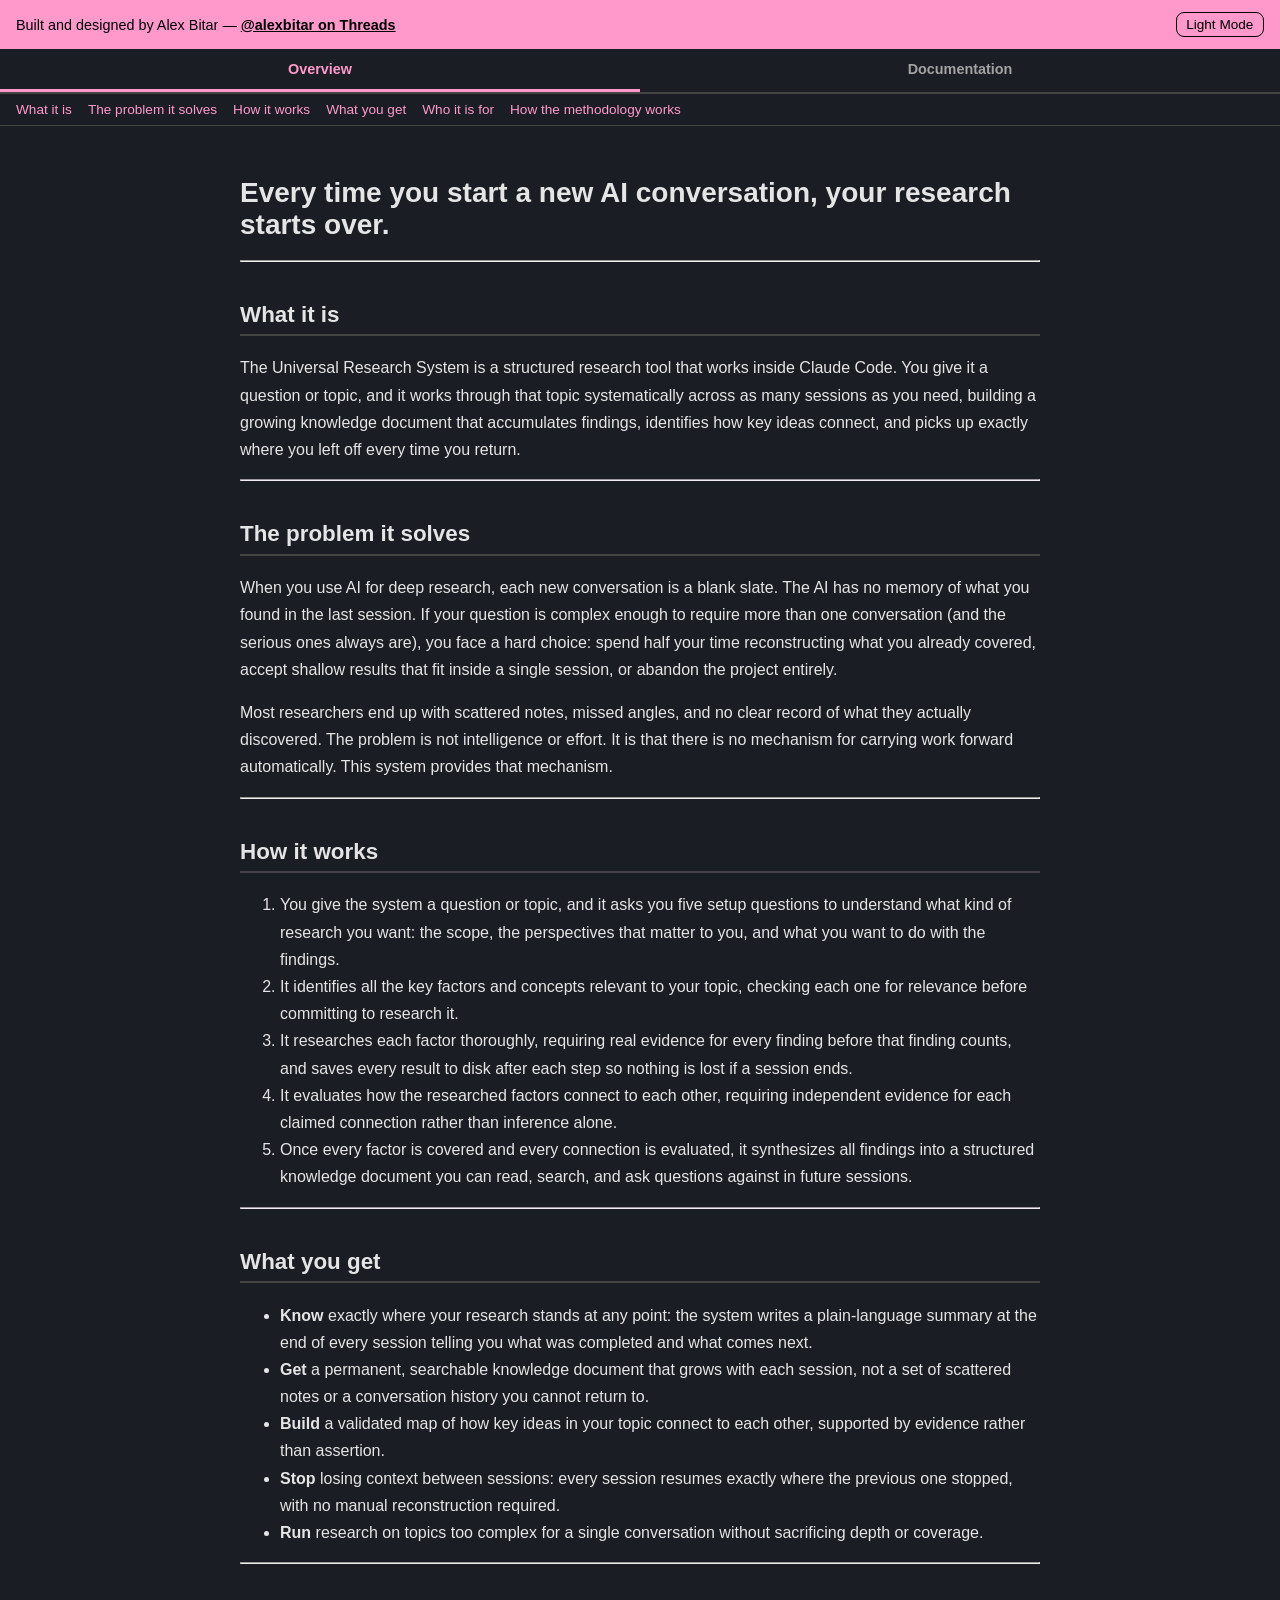
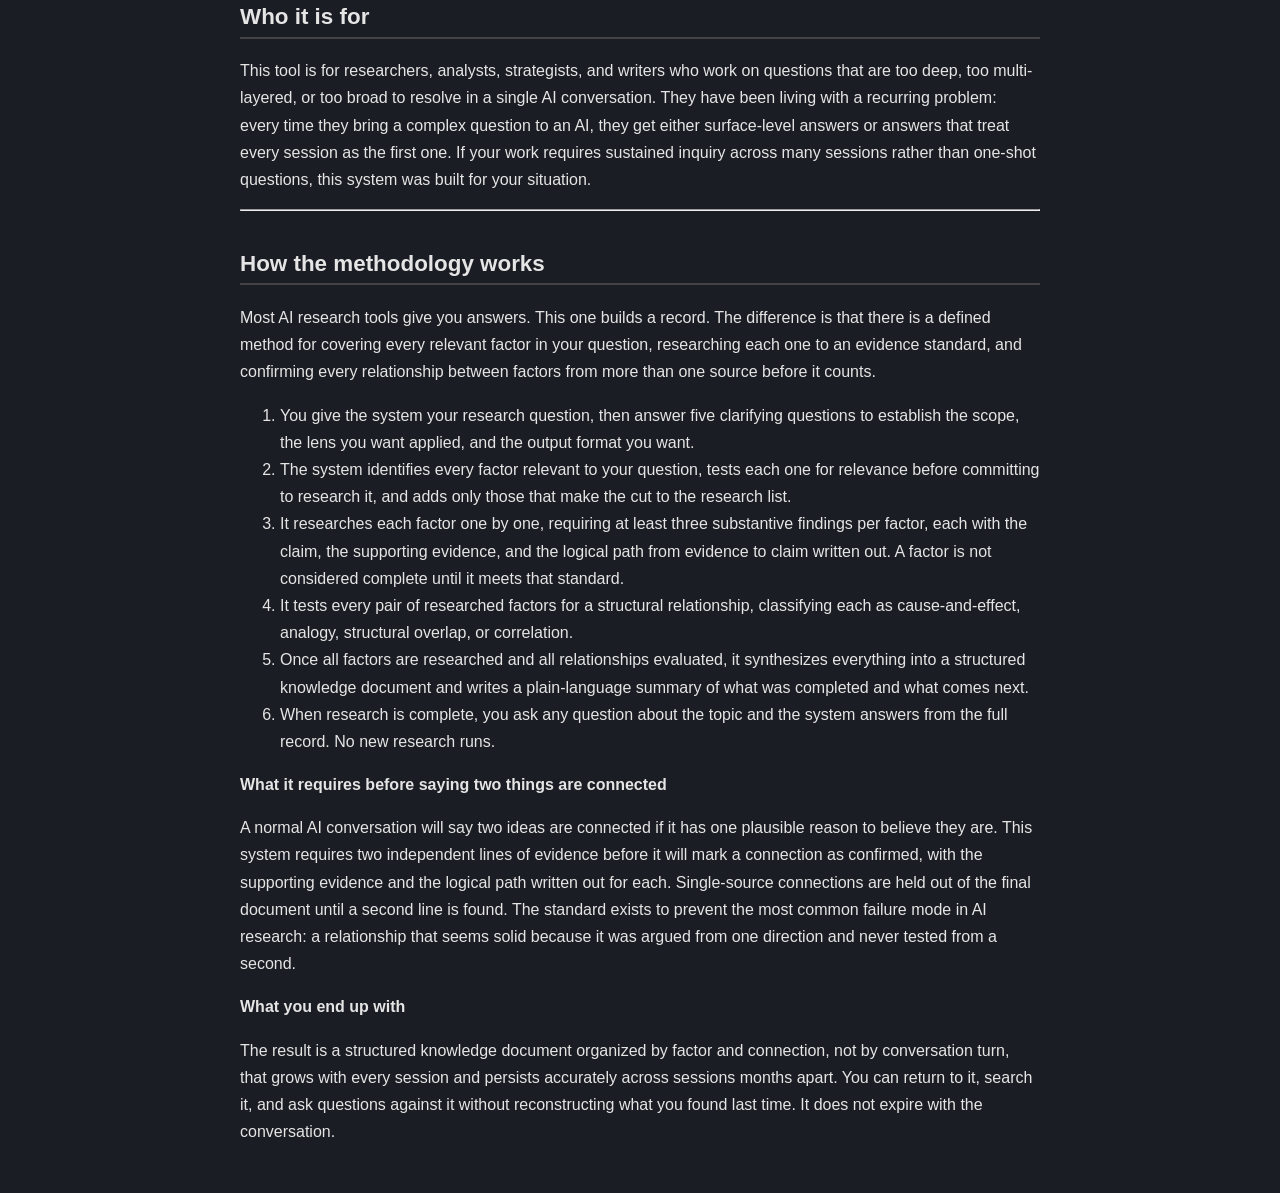
<file: universal-research-system/Archived/landing.html>
<!DOCTYPE html>
<html lang="en" class="dark">
<head>
  <meta charset="utf-8">
  <meta name="viewport" content="width=device-width, initial-scale=1.0">
  <title>Every time you start a new AI conversation, your research starts over.</title>
  <style>
    :root {
      --card: #ffffff;
      --ring: #ffc0cb;
      --input: #d4d4d4;
      --muted: #ddd9c4;
      --accent: #ffff00;
      --border: #d4d4d4;
      --radius: 0.5rem;
      --chart-1: #ffc0cb;
      --chart-2: #87ceeb;
      --chart-3: #ffff00;
      --chart-4: #ff99cc;
      --chart-5: #33cc33;
      --popover: #ffffff;
      --primary: #ffc0cb;
      --sidebar: #f7f9fa;
      --font-mono: Roboto Mono, monospace;
      --font-sans: Poppins, sans-serif;
      --secondary: #87ceeb;
      --background: #f7f9fa;
      --foreground: #333333;
      --destructive: #ef4444;
      --sidebar-ring: #ffc0cb;
      --sidebar-accent: #ffff00;
      --sidebar-border: #d4d4d4;
      --card-foreground: #333333;
      --sidebar-primary: #ffc0cb;
      --muted-foreground: #6e6e6e;
      --accent-foreground: #000000;
      --popover-foreground: #333333;
      --primary-foreground: #000000;
      --sidebar-foreground: #333333;
      --secondary-foreground: #000000;
      --destructive-foreground: #ffffff;
      --sidebar-accent-foreground: #000000;
      --sidebar-primary-foreground: #000000;
    }
    .dark {
      --card: #2f3436;
      --ring: #ff99cc;
      --input: #444444;
      --muted: #444444;
      --accent: #87ceeb;
      --border: #444444;
      --radius: 0.5rem;
      --chart-1: #ff99cc;
      --chart-2: #33cc33;
      --chart-3: #87ceeb;
      --chart-4: #ffff00;
      --chart-5: #ffcc00;
      --popover: #2f3436;
      --primary: #ff99cc;
      --sidebar: #1a1d23;
      --secondary: #33cc33;
      --background: #1a1d23;
      --foreground: #e5e5e5;
      --destructive: #ef4444;
      --sidebar-ring: #ff99cc;
      --sidebar-accent: #87ceeb;
      --sidebar-border: #444444;
      --card-foreground: #e5e5e5;
      --sidebar-primary: #ff99cc;
      --muted-foreground: #a3a3a3;
      --accent-foreground: #000000;
      --popover-foreground: #e5e5e5;
      --primary-foreground: #000000;
      --sidebar-foreground: #e5e5e5;
      --secondary-foreground: #000000;
      --destructive-foreground: #ffffff;
      --sidebar-accent-foreground: #000000;
      --sidebar-primary-foreground: #000000;
    }
    @theme inline {
      --color-card: var(--card);
      --color-ring: var(--ring);
      --color-input: var(--input);
      --color-muted: var(--muted);
      --color-accent: var(--accent);
      --color-border: var(--border);
      --color-radius: var(--radius);
      --color-chart-1: var(--chart-1);
      --color-chart-2: var(--chart-2);
      --color-chart-3: var(--chart-3);
      --color-chart-4: var(--chart-4);
      --color-chart-5: var(--chart-5);
      --color-popover: var(--popover);
      --color-primary: var(--primary);
      --color-sidebar: var(--sidebar);
      --color-font-mono: var(--font-mono);
      --color-font-sans: var(--font-sans);
      --color-secondary: var(--secondary);
      --color-background: var(--background);
      --color-foreground: var(--foreground);
      --color-destructive: var(--destructive);
      --color-sidebar-ring: var(--sidebar-ring);
      --color-sidebar-accent: var(--sidebar-accent);
      --color-sidebar-border: var(--sidebar-border);
      --color-card-foreground: var(--card-foreground);
      --color-sidebar-primary: var(--sidebar-primary);
      --color-muted-foreground: var(--muted-foreground);
      --color-accent-foreground: var(--accent-foreground);
      --color-popover-foreground: var(--popover-foreground);
      --color-primary-foreground: var(--primary-foreground);
      --color-sidebar-foreground: var(--sidebar-foreground);
      --color-secondary-foreground: var(--secondary-foreground);
      --color-destructive-foreground: var(--destructive-foreground);
      --color-sidebar-accent-foreground: var(--sidebar-accent-foreground);
      --color-sidebar-primary-foreground: var(--sidebar-primary-foreground);
    }
    body { font-family: var(--font-sans, sans-serif); background: var(--background); color: var(--foreground); margin: 0; padding: 0; }
    main { max-width: 800px; margin: 0 auto; padding: 1rem; }
    @media (min-width: 640px) { main { padding: 2rem; } }
    h1 { font-size: 1.75rem; }
    h2 { font-size: 1.4rem; border-bottom: 2px solid var(--border); padding-bottom: 0.4rem; margin-top: 2.5rem; }
    h3 { font-size: 1.1rem; margin-top: 1.75rem; }
    p { line-height: 1.7; }
    code { font-family: var(--font-mono, monospace); background: var(--muted); padding: 0.15em 0.35em; border-radius: 3px; font-size: 0.9em; }
    pre code { display: block; overflow-x: auto; padding: 1rem; line-height: 1.6; }
    table { width: 100%; border-collapse: collapse; margin: 1.25rem 0; font-size: 0.92em; }
    th { background: var(--muted); text-align: left; padding: 0.5rem 0.75rem; border: 1px solid var(--border); }
    td { padding: 0.5rem 0.75rem; border: 1px solid var(--border); vertical-align: top; }
    tbody tr:nth-child(even) { background: color-mix(in srgb, var(--muted) 40%, transparent); }
    header.attribution { background: var(--primary); color: var(--primary-foreground); padding: 0.75rem 1rem; display: flex; align-items: center; justify-content: space-between; flex-wrap: wrap; gap: 0.5rem; font-size: 0.9rem; }
    header.attribution a { color: var(--primary-foreground); font-weight: 600; }
    nav.sections { position: sticky; top: 0; background: var(--background); border-bottom: 1px solid var(--border); padding: 0.5rem 1rem; overflow-x: auto; white-space: nowrap; z-index: 10; font-size: 0.85rem; }
    nav.sections a { margin-right: 1rem; color: var(--primary); text-decoration: none; }
    nav.sections a:hover { text-decoration: underline; }
    button#theme-toggle { background: transparent; border: 1px solid var(--primary-foreground); color: var(--primary-foreground); padding: 0.25rem 0.6rem; border-radius: var(--radius); cursor: pointer; font-size: 0.85rem; }
    ul { line-height: 1.7; }
    ol { line-height: 1.7; }
    /* Tab bar — mobile first */
    .tab-bar {
      display: flex;
      background: var(--background);
      border-bottom: 2px solid var(--border);
      position: sticky;
      top: 0;
      z-index: 20;
    }
    .tab-btn {
      flex: 1;
      padding: 0.75rem 0.5rem;
      background: none;
      border: none;
      border-bottom: 3px solid transparent;
      color: var(--muted-foreground);
      font-family: var(--font-sans, sans-serif);
      font-size: 0.9rem;
      font-weight: 600;
      cursor: pointer;
      transition: color 0.15s, border-color 0.15s;
    }
    .tab-btn.active { color: var(--primary); border-bottom-color: var(--primary); }
    .tab-btn:hover:not(.active) { color: var(--foreground); }
    .tab-panel.hidden { display: none; }
    /* Section nav wraps on narrow screens */
    nav.sections {
      white-space: normal;
      display: flex;
      flex-wrap: wrap;
      gap: 0.25rem 0;
    }
    nav.sections a { white-space: nowrap; }
    /* Tables scroll horizontally on mobile */
    main table {
      display: block;
      overflow-x: auto;
      -webkit-overflow-scrolling: touch;
      max-width: 100%;
    }
  </style>
</head>
<body>
  <header class="attribution">
    <span>Built and designed by Alex Bitar &mdash; <a href="https://www.threads.com/@alexbitar" target="_blank" rel="noopener">@alexbitar on Threads</a></span>
    <button id="theme-toggle">Light Mode</button>
  </header>

  <nav class="tab-bar" role="tablist" aria-label="Page sections">
    <button class="tab-btn active" id="btn-overview" role="tab" aria-selected="true" aria-controls="tab-overview">Overview</button>
    <button class="tab-btn" id="btn-docs" role="tab" aria-selected="false" aria-controls="tab-docs">Documentation</button>
  </nav>

  <div id="tab-overview" class="tab-panel" role="tabpanel" aria-labelledby="btn-overview">
    <nav class="sections" aria-label="Overview sections">
      <a href="#what-it-is">What it is</a>
      <a href="#the-problem-it-solves">The problem it solves</a>
      <a href="#how-it-works">How it works</a>
      <a href="#what-you-get">What you get</a>
      <a href="#who-it-is-for">Who it is for</a>
      <a href="#how-the-methodology-works">How the methodology works</a>
    </nav>
    <main>
      <h1>Every time you start a new AI conversation, your research starts over.</h1>
      <hr>
      <h2 id="what-it-is">What it is</h2>
      <p>The Universal Research System is a structured research tool that works inside Claude Code. You give it a question or topic, and it works through that topic systematically across as many sessions as you need, building a growing knowledge document that accumulates findings, identifies how key ideas connect, and picks up exactly where you left off every time you return.</p>
      <hr>
      <h2 id="the-problem-it-solves">The problem it solves</h2>
      <p>When you use AI for deep research, each new conversation is a blank slate. The AI has no memory of what you found in the last session. If your question is complex enough to require more than one conversation (and the serious ones always are), you face a hard choice: spend half your time reconstructing what you already covered, accept shallow results that fit inside a single session, or abandon the project entirely.</p>
      <p>Most researchers end up with scattered notes, missed angles, and no clear record of what they actually discovered. The problem is not intelligence or effort. It is that there is no mechanism for carrying work forward automatically. This system provides that mechanism.</p>
      <hr>
      <h2 id="how-it-works">How it works</h2>
      <ol>
        <li>You give the system a question or topic, and it asks you five setup questions to understand what kind of research you want: the scope, the perspectives that matter to you, and what you want to do with the findings.</li>
        <li>It identifies all the key factors and concepts relevant to your topic, checking each one for relevance before committing to research it.</li>
        <li>It researches each factor thoroughly, requiring real evidence for every finding before that finding counts, and saves every result to disk after each step so nothing is lost if a session ends.</li>
        <li>It evaluates how the researched factors connect to each other, requiring independent evidence for each claimed connection rather than inference alone.</li>
        <li>Once every factor is covered and every connection is evaluated, it synthesizes all findings into a structured knowledge document you can read, search, and ask questions against in future sessions.</li>
      </ol>
      <hr>
      <h2 id="what-you-get">What you get</h2>
      <ul>
        <li><strong>Know</strong> exactly where your research stands at any point: the system writes a plain-language summary at the end of every session telling you what was completed and what comes next.</li>
        <li><strong>Get</strong> a permanent, searchable knowledge document that grows with each session, not a set of scattered notes or a conversation history you cannot return to.</li>
        <li><strong>Build</strong> a validated map of how key ideas in your topic connect to each other, supported by evidence rather than assertion.</li>
        <li><strong>Stop</strong> losing context between sessions: every session resumes exactly where the previous one stopped, with no manual reconstruction required.</li>
        <li><strong>Run</strong> research on topics too complex for a single conversation without sacrificing depth or coverage.</li>
      </ul>
      <hr>
      <h2 id="who-it-is-for">Who it is for</h2>
      <p>This tool is for researchers, analysts, strategists, and writers who work on questions that are too deep, too multi-layered, or too broad to resolve in a single AI conversation. They have been living with a recurring problem: every time they bring a complex question to an AI, they get either surface-level answers or answers that treat every session as the first one. If your work requires sustained inquiry across many sessions rather than one-shot questions, this system was built for your situation.</p>
      <hr>
      <h2 id="how-the-methodology-works">How the methodology works</h2>
      <p>Most AI research tools give you answers. This one builds a record. The difference is that there is a defined method for covering every relevant factor in your question, researching each one to an evidence standard, and confirming every relationship between factors from more than one source before it counts.</p>
      <ol>
        <li>You give the system your research question, then answer five clarifying questions to establish the scope, the lens you want applied, and the output format you want.</li>
        <li>The system identifies every factor relevant to your question, tests each one for relevance before committing to research it, and adds only those that make the cut to the research list.</li>
        <li>It researches each factor one by one, requiring at least three substantive findings per factor, each with the claim, the supporting evidence, and the logical path from evidence to claim written out. A factor is not considered complete until it meets that standard.</li>
        <li>It tests every pair of researched factors for a structural relationship, classifying each as cause-and-effect, analogy, structural overlap, or correlation.</li>
        <li>Once all factors are researched and all relationships evaluated, it synthesizes everything into a structured knowledge document and writes a plain-language summary of what was completed and what comes next.</li>
        <li>When research is complete, you ask any question about the topic and the system answers from the full record. No new research runs.</li>
      </ol>
      <p><strong>What it requires before saying two things are connected</strong></p>
      <p>A normal AI conversation will say two ideas are connected if it has one plausible reason to believe they are. This system requires two independent lines of evidence before it will mark a connection as confirmed, with the supporting evidence and the logical path written out for each. Single-source connections are held out of the final document until a second line is found. The standard exists to prevent the most common failure mode in AI research: a relationship that seems solid because it was argued from one direction and never tested from a second.</p>
      <p><strong>What you end up with</strong></p>
      <p>The result is a structured knowledge document organized by factor and connection, not by conversation turn, that grows with every session and persists accurately across sessions months apart. You can return to it, search it, and ask questions against it without reconstructing what you found last time. It does not expire with the conversation.</p>
    </main>
  </div>

  <div id="tab-docs" class="tab-panel hidden" role="tabpanel" aria-labelledby="btn-docs">
    <nav class="sections" aria-label="Documentation sections">
      <a href="#two-sentence-confirmation">Two-Sentence Confirmation</a>
    <a href="#section-1-system-overview">Section 1: System Overview</a>
    <a href="#section-2-architecture">Section 2: Architecture</a>
    <a href="#section-3-component-breakdown">Section 3: Component Breakdown</a>
    <a href="#section-4-execution-flow">Section 4: Execution Flow</a>
    <a href="#section-5-micro-level-details">Section 5: Micro-Level Details</a>
    </nav>
    <main>
    <h1>Universal Research System &mdash; Complete Technical Explanation</h1>
    <p><strong>Generated:</strong> 2026-03-16<br>
    <strong>Source files read:</strong> <code>.claude/commands/command-01-research.md</code>, <code>universal-research-system/Research system brain/north-star.md</code></p>
    <hr>

    <h2 id="two-sentence-confirmation">Two-Sentence Confirmation</h2>
    <p>(1) The Universal Research System is a stateless, file-driven AI pipeline that takes any research question as input and builds a validated knowledge artifact &mdash; variables, scored connections, and synthesis &mdash; across multiple independent AI sessions with zero shared memory between them.</p>
    <p>(2) I read 2 files: <code>command-01-research.md</code> (the command and execution engine) and <code>north-star.md</code> (the absolute governing document in <code>universal-research-system/Research system brain/</code>).</p>
    <hr>

    <h2 id="section-1-system-overview">SECTION 1: SYSTEM OVERVIEW</h2>
    <p><strong>What this system is:</strong> The Universal Research System is a multi-session research pipeline that runs inside Claude Code (an AI CLI). It takes any topic or question, systematically identifies all relevant variables, researches each one against a rigorous quality gate, validates connections between variables, and synthesizes the result into a structured knowledge artifact &mdash; across however many AI sessions the scope requires.</p>
    <p><strong>What problem it solves:</strong> Claude Code has zero memory between sessions. A fresh session cannot remember what a prior session discovered. If a research task exceeds one context window &mdash; which deep multi-variable research always does &mdash; you need a mechanism to preserve all state externally and restore it exactly at the next session start. This system solves that by writing all state to disk (<code>state.json</code>) after every significant action and re-reading those files as the first three operations of every session. The command file itself contains all phase logic; the AI contributes no remembered context &mdash; it only follows the instructions in the files it reads.</p>
    <p><strong>Who uses it, when, and why:</strong> A single user invokes the system via <code>/command-01-research [topic]</code> in Claude Code. The user interacts at three points only: (1) answering five setup questions in Phase 1 to define research scope and filters, (2) optionally reviewing Borderline-confidence variables flagged for review during variable discovery, and (3) asking questions in Phase 6 (Q&amp;A Mode) after synthesis is complete. Between those interaction points, the system operates autonomously, governed entirely by its files.</p>
    <p><strong>What it produces:</strong> A validated knowledge map (<code>knowledge-map.md</code>) containing every researched variable with confidence scores and reasoning chains, plus every validated inter-variable connection with type classification and evidence count. Alongside this: a synthesis conclusion document, dated session output files for every session, and a <code>next-session.md</code> handoff file telling the user exactly what to run next.</p>
    <p><strong>The governing philosophy (from <code>north-star.md</code>):</strong> &ldquo;The AI is not the product &mdash; the system the AI builds and maintains is the product.&rdquo; This is not a one-shot query tool. It is a system that accumulates structured knowledge incrementally, with quality gates at every step, constrained by a governing document (<code>north-star.md</code>) that the command must re-read in full at the start of every session without exception (Rule NSA-2).</p>
    <hr>

    <h2 id="section-2-architecture">SECTION 2: ARCHITECTURE</h2>
    <p><strong>Components and roles:</strong></p>
    <table>
      <thead>
        <tr><th>Component</th><th>Location</th><th>Role</th></tr>
      </thead>
      <tbody>
        <tr><td>Command engine</td><td><code>.claude/commands/command-01-research.md</code></td><td>Complete execution logic &mdash; all phase sequencing, decision gates, output specs, constraint enforcement</td></tr>
        <tr><td>North Star</td><td><code>universal-research-system/Research system brain/north-star.md</code></td><td>Absolute authority governing document &mdash; 8 CIE frameworks; read-only; read at every session start</td></tr>
        <tr><td>State file</td><td><code>universal-research-system/state.json</code></td><td>Complete external memory &mdash; all research state persisted between sessions</td></tr>
        <tr><td>Knowledge map</td><td><code>universal-research-system/knowledge-map.md</code></td><td>Primary deliverable &mdash; growing structured artifact written in Phase 5 only</td></tr>
        <tr><td>Session outputs</td><td><code>universal-research-system/session-outputs/[dated-files].md</code></td><td>Dated audit trail of each session&rsquo;s work</td></tr>
        <tr><td>Handoff file</td><td><code>universal-research-system/next-session.md</code></td><td>Session-end directive &mdash; tells user exactly what command to run next</td></tr>
      </tbody>
    </table>
    <p><strong>Dependency graph:</strong></p>
    <pre><code>User invokes /command-01-research
        &#x2193;
Command engine reads:
  1. north-star.md          &#x2190; READ ONLY &#x2014; never written
  2. state.json             &#x2190; read/write &#x2014; primary state
  3. knowledge-map.md       &#x2190; read/write &#x2014; Phase 5 only

Command engine writes:
  &#x2192; state.json              (after every variable, every pair, every phase transition)
  &#x2192; session-outputs/*.md    (one per session, after state.json is written)
  &#x2192; next-session.md         (every session end)
  &#x2192; knowledge-map.md        (Phase 5 only, always read before write)</code></pre>
    <p><strong>What depends on what:</strong></p>
    <ul>
      <li>The command engine depends on <code>north-star.md</code> being present &mdash; its absence halts the entire system</li>
      <li>The command engine depends on <code>state.json</code> for phase detection &mdash; its absence triggers Phase 1 initialization</li>
      <li>Phase 6 depends on <code>knowledge-map.md</code> as its sole answer source</li>
      <li><code>next-session.md</code> is not read by the command engine &mdash; it is for the user only</li>
      <li>Session output files are not read by subsequent sessions &mdash; <code>state.json</code> is the sole continuity mechanism</li>
    </ul>
    <hr>

    <h2 id="section-3-component-breakdown">SECTION 3: COMPONENT BREAKDOWN</h2>
    <hr>
    <p><strong>COMPONENT:</strong> <code>.claude/commands/command-01-research.md</code><br>
    <strong>ROLE:</strong> The complete execution engine &mdash; contains all phase logic, decision trees, output format specifications, constraint enforcement, and error handling for the entire research pipeline.<br>
    <strong>INPUTS:</strong> (1) Topic/question argument on first invocation; (2) <code>north-star.md</code> (READ 1); (3) <code>state.json</code> (READ 2); (4) <code>knowledge-map.md</code> (READ 3); (5) User answers to five setup questions during Phase 1<br>
    <strong>OUTPUTS:</strong> Writes <code>state.json</code> (every phase, every variable, every pair), <code>knowledge-map.md</code> (Phase 5 only), dated session output files (one per session), <code>next-session.md</code> (every session end)<br>
    <strong>KEY LOGIC:</strong></p>
    <ul>
      <li>Cold-start sequence: read <code>north-star.md</code> &rarr; read <code>state.json</code> &rarr; read <code>knowledge-map.md</code> &mdash; fixed order, non-negotiable, before any other logic</li>
      <li>Phase detection: reads <code>state.phase</code> from <code>state.json</code>; dispatches exclusively to the matching phase block</li>
      <li>Phase 1 (<em>problem_framing</em>): presents five setup questions as a single output; maps answers to <code>user_lens_profile</code> fields; writes <code>state.json</code> with <code>phase=&quot;variable_discovery&quot;</code> before writing session output file</li>
      <li>Phase 2 (<em>variable_discovery</em>): identifies variables filtered by <code>user_lens_profile</code>; assigns confidence bands (Core/Relevant/Borderline &mdash; Weak/Exclude not added); anti-redundancy check against <code>researched_variables[]</code>; writes <code>state.json</code> with <code>phase=&quot;variable_research&quot;</code></li>
      <li>Phase 3 (<em>variable_research</em>): session budget check before each variable (<code>session_variables_processed &times; 1,400</code>; stop if &ge;18,000); per-finding SPEC-5 reasoning chain gate (all 4 fields required or finding excluded); completion gate requires overall band &ge;Relevant AND &ge;3 gate-passing findings; writes <code>state.json</code> after each variable before proceeding to the next</li>
      <li>Phase 4 (<em>connection_validation</em>): builds all pending pairs from <code>researched_variables[]</code> if <code>connections.pending[]</code> is empty; session budget check before each pair (<code>session_pairs_processed &times; 500</code>; stop if &ge;18,000); classifies each pair as causal/analogical/architectural/correlational/none; validates with &ge;2 independent evidence lines both &ge;Relevant; detects new variables and reverts to variable_research if found; writes <code>state.json</code> after each pair</li>
      <li>Phase 5 (<em>synthesis</em>): reads <code>knowledge-map.md</code> first (mandatory Step 5.1); identifies emergent patterns (chains, clusters, cross-domain bridges); writes conclusion document; writes/updates <code>knowledge-map.md</code>; increments <code>cycle_count</code>; sets <code>phase=&quot;qa_mode&quot;</code></li>
      <li>Phase 6 (<em>qa_mode</em>): answers questions from <code>knowledge-map.md</code> only &mdash; no new research, no external inference, no speculation; resets state on new topic detection</li>
    </ul>
    <hr>
    <p><strong>COMPONENT:</strong> <code>universal-research-system/Research system brain/north-star.md</code><br>
    <strong>ROLE:</strong> Absolute authority governing document &mdash; defines the CIE operating philosophy, 8 frameworks, and all meta/meta-meta level rules; constrains every command that reads it.<br>
    <strong>INPUTS:</strong> None &mdash; it reads nothing; it is the primary source<br>
    <strong>OUTPUTS:</strong> Behavioral constraints applied to every session that reads it (per Rule NSA-2: must be read at runtime, not from memory)<br>
    <strong>KEY LOGIC:</strong></p>
    <ul>
      <li>Framework 1 (HAM &mdash; Hierarchical Abstraction Mapping): requires extracting five levels before acting &mdash; meta-meta (why), meta (how designed), macro (what produced), micro (how components work), micro-micro (edge cases, failure modes)</li>
      <li>Framework 2 (ROE &mdash; Reverse Outcome Engineering): plan from end state backward; context window fit rule: &le;80,000 tokens per fresh chat; handoff documents must contain exactly 6 elements (current state, decisions made, ruled-out options, what comes next, open questions, files to read)</li>
      <li>Framework 3 (PAA &mdash; Prompt-as-Architecture): prompt structure must demonstrate the methodology, not describe it; prompts sent to fresh chats must be fully self-contained</li>
      <li>Framework 4 (NSA &mdash; North Star Anchoring): user feedback at micro/micro-micro &rarr; implement directly; at macro &rarr; implement and log; at meta &rarr; pause, quote the principle, ask for confirmation; at meta-meta &rarr; pause, require explicit written authorization; Rule NSA-3: this document wins at meta/meta-meta; user wins at macro/micro/micro-micro</li>
      <li>Framework 5 (MSA &mdash; Meta-System Architecture): 6-layer stack (Layer 0: north star &rarr; Layer 1: system built &rarr; Layer 2: brand customization &rarr; Layer 3: self-iteration command &rarr; Layer 4: implementation plan &rarr; Layer 5: audit trail); changes propagate downward only; a lower layer cannot redefine a higher one</li>
      <li>Framework 6 (Context-as-Constraint): each fresh chat is a stateless execution unit; never &gt;3 large files (&gt;500 lines) in context simultaneously; external memory is the folder/file audit trail</li>
      <li>Framework 7 (SOC &mdash; Separation of Concerns): infrastructure (command logic, folder architecture, handoff format) requires explicit user authorization to change; content (brand voice, copy, outputs) can be changed freely</li>
      <li>Framework 8 (UAL &mdash; Universal Achievement Layer): evaluation/feedback layer; 5 system phases (Orientation &rarr; Testing &rarr; Optimization &rarr; Expansion &rarr; Self-iteration); binary decision thresholds: below acceptable quality &rarr; 8-layer failure diagnostic; on target &rarr; continue; no movement &rarr; escalate to self-iteration command</li>
      <li>Research Discernment Rule: research required for platform-specific/version-specific/evolving information; internal context sufficient for stable concepts; research scoped precisely with defined question first</li>
      <li>Rule NSA-1: this document cannot be modified by a command &mdash; only by direct user edit</li>
      <li>Rule NSA-2: any command referencing this document must read it at runtime, never from memory</li>
    </ul>
    <hr>
    <p><strong>COMPONENT:</strong> <code>universal-research-system/state.json</code><br>
    <strong>ROLE:</strong> The system&rsquo;s complete external memory &mdash; persists all research state between sessions so every new session resumes exactly where the previous one stopped.<br>
    <strong>INPUTS:</strong> Written by the command engine throughout every session<br>
    <strong>OUTPUTS:</strong> Read at cold-start (READ 2) to determine phase and restore all research state<br>
    <strong>KEY LOGIC:</strong> Contains these fields per SPEC-1 schema:</p>
    <table>
      <thead>
        <tr><th>Field</th><th>Type</th><th>Purpose</th></tr>
      </thead>
      <tbody>
        <tr><td><code>research_question</code></td><td>string</td><td>The topic being researched</td></tr>
        <tr><td><code>phase</code></td><td>string enum</td><td>Current phase &mdash; drives phase detection dispatch</td></tr>
        <tr><td><code>cycle_count</code></td><td>integer</td><td>Number of completed research cycles; incremented in Phase 5</td></tr>
        <tr><td><code>last_updated</code></td><td>ISO-8601</td><td>Timestamp of last write</td></tr>
        <tr><td><code>user_lens_profile</code></td><td>object</td><td>output_format, approved_perspectives[], excluded_methodologies[], open_to_cross_domain (bool), minimum_confidence_band, research_scope</td></tr>
        <tr><td><code>researched_variables[]</code></td><td>array</td><td>Completed variable names</td></tr>
        <tr><td><code>pending_variables[]</code></td><td>array</td><td>Variables awaiting research</td></tr>
        <tr><td><code>research_summaries{}</code></td><td>object</td><td>Keyed by variable name; each entry: confidence_band, finding_count, summary (2&ndash;4 sentences), reasoning_chains[] (each: claim, evidence, logic, confidence_band)</td></tr>
        <tr><td><code>connections.validated[]</code></td><td>array</td><td>{from, to, type, explanation, evidence_count}</td></tr>
        <tr><td><code>connections.pending[]</code></td><td>array</td><td>{from, to, evidence_count} &mdash; pairs awaiting evaluation</td></tr>
        <tr><td><code>connections.discarded[]</code></td><td>array</td><td>{from, to, reason}</td></tr>
        <tr><td><code>session_log[]</code></td><td>array</td><td>Session records: date, phase_executed, variables_researched, connections_validated, output_file</td></tr>
      </tbody>
    </table>
    <p>Write timing (MC-8 constraint): written after each variable in Phase 3; written after each pair in Phase 4; written before any session output file is generated in all phases.</p>
    <hr>
    <p><strong>COMPONENT:</strong> <code>universal-research-system/knowledge-map.md</code><br>
    <strong>ROLE:</strong> The primary growing deliverable &mdash; a human-readable structured document encoding all researched variables and validated connections; the sole answer source in Phase 6.<br>
    <strong>INPUTS:</strong> Read at cold-start (READ 3) and as mandatory first action in Phase 5 (Step 5.1); written only in Phase 5<br>
    <strong>OUTPUTS:</strong> Answer source for all Phase 6 Q&amp;A responses<br>
    <strong>KEY LOGIC:</strong> Structure per SPEC-3:</p>
    <pre><code># Knowledge Map &#x2014; [research_question]
**Last updated:** [timestamp]  **Cycle:** [n]  **Variables mapped:** [count]

## Variable: [Name]
**Confidence band:** Core / Relevant / Borderline
**Summary:** [2&#x2013;4 sentence synthesis from research_summaries]
**Reasoning chain:** [key evidence and logic condensed, 2&#x2013;4 sentences]
**Finding count:** [n]

### Connections from [Variable Name]
#### &#x2192; [Connected Variable Name]
**Type:** causal / analogical / architectural / correlational
**Validated:** yes
**Evidence count:** [n]
**Explanation:** [from connections.validated[]]</code></pre>
    <p>Every variable in <code>researched_variables[]</code> and every connection in <code>connections.validated[]</code> is included. Discarded connections are excluded. On cycle &gt; 0: existing sections are preserved; new variable sections are added; connection sections are updated where new validated connections exist.</p>
    <hr>
    <p><strong>COMPONENT:</strong> <code>universal-research-system/session-outputs/[YYYY-MM-DD]-[phase]-[n].md</code><br>
    <strong>ROLE:</strong> Dated audit trail of each session&rsquo;s work &mdash; an immutable record of what was produced in each phase execution.<br>
    <strong>INPUTS:</strong> Generated from state.json contents and research performed during the session<br>
    <strong>OUTPUTS:</strong> Immutable dated record; not read by subsequent sessions (state.json is the authoritative continuity mechanism)<br>
    <strong>KEY LOGIC:</strong></p>
    <p>Naming convention:</p>
    <pre><code>[YYYY-MM-DD]-problem-framing-1.md
[YYYY-MM-DD]-variable-discovery-[cycle].md
[YYYY-MM-DD]-variable-research-[n].md
[YYYY-MM-DD]-connection-validation-[n].md
[YYYY-MM-DD]-synthesis-[cycle_count].md</code></pre>
    <p>For [n]: count existing files of that type in session-outputs/ and use the next available number.</p>
    <p>Content by phase:</p>
    <ul>
      <li><em>problem-framing</em>: research question, all five Q&amp;A pairs as answered, full populated <code>user_lens_profile</code> JSON block</li>
      <li><em>variable-discovery</em>: numbered list of all discovered variables, each with confidence band and one-sentence relevance description</li>
      <li><em>variable-research</em>: all variables researched that session &mdash; full reasoning chains, finding counts, confidence bands, summaries, completion status</li>
      <li><em>connection-validation</em>: all pairs evaluated &mdash; validated connections with types/explanations/evidence counts; discarded connections with reasons</li>
      <li><em>synthesis</em>: complete synthesis document (research question, validated variables, validated connections, emergent patterns, conclusion)</li>
    </ul>
    <hr>
    <p><strong>COMPONENT:</strong> <code>universal-research-system/next-session.md</code><br>
    <strong>ROLE:</strong> Session-end handoff directive &mdash; tells the user exactly what command to run next and what the system will execute; written at the end of every session.<br>
    <strong>INPUTS:</strong> Written by the command engine at every session end (every phase)<br>
    <strong>OUTPUTS:</strong> Read by the user only &mdash; not consumed by subsequent command executions<br>
    <strong>KEY LOGIC:</strong> Per SPEC-6 format:</p>
    <pre><code># Next Session &#x2014; [YYYY-MM-DD]

## Status
Phase completed: [phase just executed]
Current phase: [state.phase after transition]
Variables researched this session: [n]
Variables remaining: [count of pending_variables[]]
Connections validated this session: [n]

## Command to Send
/command-01-research

## What happens next
[One sentence &#x2014; what the next session will execute]</code></pre>
    <p>&ldquo;Current phase&rdquo; reflects the value <code>state.phase</code> is set to AFTER the transition, not the phase that just ran. &ldquo;Command to Send&rdquo; is <code>/command-01-research</code> with no argument for all phases after Phase 1. The research question is stored in <code>state.json</code>. The topic argument is only included on the very first invocation when <code>state.json</code> does not yet exist. Overwritten each session &mdash; not appended.</p>
    <hr>

    <h2 id="section-4-execution-flow">SECTION 4: EXECUTION FLOW</h2>
    <p><strong>Step 1 &mdash; Invocation</strong><br>
    User runs <code>/command-01-research [topic]</code> in Claude Code. The command engine at <code>.claude/commands/command-01-research.md</code> is loaded. State: either <code>state.json</code> does not exist (first run) or it exists from a prior session.</p>
    <p><strong>Step 2 &mdash; READ 1: north-star.md (cold-start, mandatory)</strong><br>
    Command reads <code>universal-research-system/Research system brain/north-star.md</code> in full.<br>
    &rarr; If absent: output <code>HALT: Required file missing &mdash; universal-research-system/Research system brain/north-star.md &mdash; Do not proceed until this file exists.</code> Stop entirely.<br>
    &rarr; If present: apply all rules. Rule NSA-2 enforces that this read cannot be skipped or substituted from memory.</p>
    <p><strong>Step 3 &mdash; READ 2: state.json (cold-start, mandatory)</strong><br>
    Command reads <code>universal-research-system/state.json</code>.<br>
    &rarr; If absent: initialize with SPEC-1 schema; set <code>phase=&quot;problem_framing&quot;</code>, <code>cycle_count=0</code>, <code>last_updated=[ISO-8601]</code>, <code>research_question=[command argument]</code>; all arrays and objects empty; write to disk immediately.<br>
    &rarr; If present: parse in full; all fields treated as ground truth; no overriding or inferring.</p>
    <p><strong>Step 4 &mdash; READ 3: knowledge-map.md (cold-start, mandatory)</strong><br>
    Command reads <code>universal-research-system/knowledge-map.md</code>.<br>
    &rarr; If absent: initialize as empty file; write to disk; output <code>WARNING: knowledge-map.md was not found. Initialized as empty.</code>; continue.<br>
    &rarr; If present: read in full before generating any output.</p>
    <p><strong>Step 5 &mdash; Phase detection</strong><br>
    Command reads <code>state.phase</code>. Dispatches to exactly one phase block.<br>
    &rarr; If value is unrecognized: output <code>ERROR: Unrecognized phase value in state.json: &quot;[value]&quot;. Valid values: problem_framing, variable_discovery, variable_research, connection_validation, synthesis, qa_mode. Correct state.json manually and re-run.</code> Stop.</p>
    <hr>

    <h3 id="phase-1-problem_framing-steps-6-9">PHASE 1 &mdash; problem_framing (Steps 6&ndash;9)</h3>
    <p><strong>Step 6 &mdash; Initialize artifacts</strong><br>
    Create <code>session-outputs/</code> folder if absent. Confirm <code>research_question</code> is set; if empty: output <code>ERROR: No research topic provided.</code> and stop.</p>
    <p><strong>Step 7 &mdash; Present setup questions</strong><br>
    Output all five questions together in a single block. Do not present them sequentially. Do not proceed until all five are answered.</p>
    <ul>
      <li>Q1 &rarr; maps to <code>output_format</code>: A=research_document, B=knowledge_map, C=json_profile, D=multiple_documents</li>
      <li>Q2 &rarr; maps to <code>approved_perspectives[]</code>: A=first_principles_systems_thinking, B=empirical_evidence_based, C=practitioner_applied, D=empty array (no filter)</li>
      <li>Q3 &rarr; maps to <code>open_to_cross_domain</code>: A=true, B=false</li>
      <li>Q4 &rarr; maps to <code>research_scope</code>: A=broad_survey, B=deep_specific</li>
      <li>Q5 &rarr; maps to <code>excluded_methodologies[]</code>: A=empty, B=user-specified list</li>
    </ul>
    <p><strong>Step 8 &mdash; Populate user_lens_profile</strong><br>
    Set <code>minimum_confidence_band=&quot;relevant&quot;</code> (default &mdash; not from user input). Populate all other fields from user answers. Write into <code>state.user_lens_profile</code>.</p>
    <p><strong>Step 9 &mdash; Write sequence (MC-8 ordering enforced)</strong></p>
    <ol>
      <li>Set <code>state.phase=&quot;variable_discovery&quot;</code>; set <code>last_updated</code></li>
      <li>Append to <code>session_log</code></li>
      <li><strong>Write <code>state.json</code></strong> &mdash; this write occurs before the session output file</li>
      <li>Write <code>session-outputs/[YYYY-MM-DD]-problem-framing-1.md</code></li>
      <li>Write <code>next-session.md</code> (SPEC-6 format)</li>
    </ol>
    <hr>

    <h3 id="phase-2-variable_discovery-steps-10-13">PHASE 2 &mdash; variable_discovery (Steps 10&ndash;13)</h3>
    <p><strong>Step 10 &mdash; Load filters</strong><br>
    Read <code>research_question</code> and <code>user_lens_profile</code> from <code>state.json</code>.</p>
    <p><strong>Step 11 &mdash; Identify variables</strong><br>
    Generate all candidate variables relevant to the research question, applying:</p>
    <ul>
      <li><code>approved_perspectives</code>: if non-empty, include only variables whose methodological basis aligns with listed perspectives</li>
      <li><code>excluded_methodologies</code>: exclude any variable whose basis falls in the excluded list</li>
      <li><code>research_scope</code>: if <code>broad_survey</code>, maximize variable count; if <code>deep_specific</code>, constrain to highest-confidence variables only</li>
    </ul>
    <p>Assign a confidence band to each: Core (80&ndash;100), Relevant (60&ndash;79), Borderline (40&ndash;59, flagged for user review). Do <strong>not</strong> add Weak or Exclude variables.</p>
    <p><strong>Step 12 &mdash; Anti-redundancy check (MC-5)</strong><br>
    Before adding any variable to <code>pending_variables[]</code>, verify it is not already in <code>researched_variables[]</code>. Skip if present.</p>
    <p><strong>Step 13 &mdash; Write sequence</strong></p>
    <ol>
      <li>Add all identified variable names to <code>state.pending_variables[]</code></li>
      <li>Set <code>state.phase=&quot;variable_research&quot;</code>; set <code>last_updated</code></li>
      <li>Append to <code>session_log</code></li>
      <li>Write <code>state.json</code></li>
      <li>Write <code>session-outputs/[YYYY-MM-DD]-variable-discovery-[cycle_count+1].md</code></li>
      <li>Write <code>next-session.md</code></li>
    </ol>
    <hr>

    <h3 id="phase-3-variable_research-steps-14-22">PHASE 3 &mdash; variable_research (Steps 14&ndash;22)</h3>
    <p><strong>Step 14 &mdash; Pre-check (MC-5)</strong><br>
    Remove from <code>pending_variables[]</code> any variable name that also appears in <code>researched_variables[]</code>.</p>
    <p><strong>Step 15 &mdash; Initialize session counter</strong><br>
    <code>session_variables_processed = 0</code> (session-local, starts fresh each invocation).</p>
    <p><strong>Step 16 &mdash; Session budget check (before each variable)</strong><br>
    Calculate: <code>session_variables_processed &times; 1,400</code><br>
    &rarr; If &ge; 18,000: write <code>next-session.md</code> (note variables remaining = count of <code>pending_variables[]</code>); <strong>stop</strong> &mdash; do not process further variables.<br>
    &rarr; If &lt; 18,000: proceed.</p>
    <p><strong>Step 17 &mdash; Research the variable</strong><br>
    Produce &ge;3 distinct, substantive, non-redundant findings. General statements that restate the variable&rsquo;s definition do not qualify.</p>
    <p><strong>Step 18 &mdash; SPEC-5 reasoning chain gate (MC-1 &mdash; structural, not advisory)</strong><br>
    For each finding, write all four fields:</p>
    <pre><code>Claim: [the specific finding or connection being asserted]
Evidence: [what supports this claim &#x2014; described in specific terms]
Logic: [the inferential path from evidence to claim]
Confidence band: [Core / Relevant / Borderline / Weak / Exclude]</code></pre>
    <p>A finding missing any field is excluded from the knowledge map and logged as unvalidated. It does <strong>not</strong> count toward <code>finding_count</code>.</p>
    <p><strong>Step 19 &mdash; Populate research_summaries</strong><br>
    Assign overall <code>confidence_band</code> (modal band across validated findings, or minimum if inconsistent). Populate <code>state.research_summaries[variable_name]</code> with: confidence_band, finding_count (gate-passing only), summary (2&ndash;4 sentence synthesis), reasoning_chains[] array.</p>
    <p><strong>Step 20 &mdash; Completion gate</strong><br>
    Both conditions must be simultaneously true:</p>
    <ol>
      <li>Overall <code>confidence_band</code> &ge; Relevant (score 60+)</li>
      <li><code>finding_count</code> &ge; 3 (gate-passing findings only)</li>
    </ol>
    <p>&rarr; Gate passes: remove variable from <code>pending_variables[]</code>; add to <code>researched_variables[]</code><br>
    &rarr; Gate fails: flag as incomplete in session output; leave in <code>pending_variables[]</code>; continue to next variable</p>
    <p><strong>Step 21 &mdash; Write state.json (MC-8)</strong><br>
    Write <code>state.json</code> immediately after completing each variable &mdash; before moving to the next. Increment <code>session_variables_processed</code>.</p>
    <p><strong>Step 22 &mdash; Phase close (after all pending_variables[] processed)</strong></p>
    <ol>
      <li>Set <code>state.phase=&quot;connection_validation&quot;</code>; set <code>last_updated</code></li>
      <li>Append to <code>session_log</code> (list variables researched this session)</li>
      <li>Write <code>state.json</code></li>
      <li>Write <code>session-outputs/[YYYY-MM-DD]-variable-research-[n].md</code></li>
      <li>Write <code>next-session.md</code></li>
    </ol>
    <hr>

    <h3 id="phase-4-connection_validation-steps-23-32">PHASE 4 &mdash; connection_validation (Steps 23&ndash;32)</h3>
    <p><strong>Step 23 &mdash; Build pending pair list (if connections.pending[] is empty)</strong><br>
    Enumerate all pairs (A, B) from <code>researched_variables[]</code> where A &ne; B. Exclude any pair already in <code>connections.validated[]</code> or <code>connections.discarded[]</code>. Add remaining pairs to <code>connections.pending[]</code> with <code>evidence_count=0</code>. Write <code>state.json</code> after building the list.</p>
    <p><strong>Step 24 &mdash; Initialize session counter</strong><br>
    <code>session_pairs_processed = 0</code> (session-local).</p>
    <p><strong>Step 25 &mdash; Session budget check (before each pair)</strong><br>
    Calculate: <code>session_pairs_processed &times; 500</code><br>
    &rarr; If &ge; 18,000: write <code>next-session.md</code>; <strong>stop</strong>.<br>
    &rarr; If &lt; 18,000: proceed.</p>
    <p><strong>Step 26 &mdash; Classify relationship type</strong><br>
    Determine which type applies:</p>
    <ul>
      <li><code>causal</code>: A directly causes or produces B &mdash; mechanistic, directional link</li>
      <li><code>analogical</code>: A and B share a structural pattern; one domain mirrors the other in form or function</li>
      <li><code>architectural</code>: A and B are components of the same structural system; they co-exist as parts of a larger whole</li>
      <li><code>correlational</code>: A and B co-occur without an established causal direction</li>
      <li><code>none</code>: no structural connection found; variables are genuinely independent</li>
    </ul>
    <p><strong>Step 27 &mdash; Type = none path</strong><br>
    Move pair from <code>connections.pending[]</code> to <code>connections.discarded[]</code> with reason: &ldquo;No structural connection identified.&rdquo; Proceed to next pair.</p>
    <p><strong>Step 28 &mdash; Type &ne; none path: validate</strong><br>
    Write 1&ndash;3 sentence explanation of the connection (why/how A connects to B, structural basis). Gather &ge;2 independent evidence lines. Independence rule: derived from different sources, domains, or reasoning paths &mdash; not the same finding restated differently. Both lines must score &ge; Relevant (60+).<br>
    &rarr; Validated (&ge;2 independent lines, both &ge;Relevant): move to <code>connections.validated[]</code> recording {from, to, type, explanation, evidence_count}<br>
    &rarr; Not validated: move to <code>connections.discarded[]</code> recording {from, to, reason}</p>
    <p><strong>Step 29 &mdash; New variable detection</strong><br>
    If, during pair research, a variable is identified that is not in <code>researched_variables[]</code> AND not in <code>pending_variables[]</code>:</p>
    <ol>
      <li>Add to <code>pending_variables[]</code></li>
      <li>Complete the current pair processing (validated or discarded per Step 28)</li>
      <li>Write <code>state.json</code> with <code>phase=&quot;variable_research&quot;</code> (phase reversion)</li>
      <li>Write <code>next-session.md</code> noting the reversion reason</li>
      <li><strong>Stop</strong> &mdash; do not process any further pairs this session</li>
    </ol>
    <p><strong>Step 30 &mdash; Write state.json (MC-8)</strong><br>
    Write <code>state.json</code> after each pair, before processing the next. Increment <code>session_pairs_processed</code>.</p>
    <p><strong>Step 31 &mdash; Convergence evaluation (after all pending[] pairs processed)</strong><br>
    Both must be simultaneously true: <code>pending_variables[]</code> is empty AND <code>connections.pending[]</code> is empty<br>
    &rarr; Both empty: set <code>state.phase=&quot;synthesis&quot;</code><br>
    &rarr; <code>pending_variables[]</code> gained new items (from Step 29): <code>state.phase=&quot;variable_research&quot;</code> (already set in Step 29)</p>
    <p><strong>Step 32 &mdash; Phase close</strong></p>
    <ol>
      <li>Set <code>last_updated</code></li>
      <li>Append to <code>session_log</code></li>
      <li>Write <code>state.json</code></li>
      <li>Write <code>session-outputs/[YYYY-MM-DD]-connection-validation-[n].md</code></li>
      <li>Write <code>next-session.md</code></li>
    </ol>
    <hr>

    <h3 id="phase-5-synthesis-steps-33-37">PHASE 5 &mdash; synthesis (Steps 33&ndash;37)</h3>
    <p><strong>Step 33 &mdash; Mandatory pre-read</strong><br>
    Read <code>knowledge-map.md</code> in full. This is the first action &mdash; non-negotiable. Read <code>connections.validated[]</code> from <code>state.json</code>.</p>
    <p><strong>Step 34 &mdash; Identify emergent patterns</strong><br>
    Evaluate all validated connections for:</p>
    <ul>
      <li><strong>Chains</strong>: Variable A &rarr; B &rarr; C (causal or architectural sequence through multiple variables)</li>
      <li><strong>Clusters</strong>: Multiple variables all connecting to a single central variable (hub structure)</li>
      <li><strong>Cross-domain bridges</strong>: Analogical connections linking variables from different domains</li>
    </ul>
    <p><strong>Step 35 &mdash; Write conclusion document</strong><br>
    Write <code>session-outputs/[YYYY-MM-DD]-synthesis-[state.cycle_count].md</code> with sections: Research Question, Validated Variables, Validated Connections, Emergent Patterns, Conclusion.</p>
    <p><strong>Step 36 &mdash; Write/update knowledge-map.md</strong><br>
    Write the SPEC-3 structure. On cycle &gt; 0: read in Step 33 ensures existing content is preserved; add new variable sections; update connection sections where new validated connections exist.</p>
    <p><strong>Step 37 &mdash; Phase close</strong></p>
    <ol>
      <li><strong>Increment <code>cycle_count</code></strong> (add 1)</li>
      <li>Set <code>state.phase=&quot;qa_mode&quot;</code>; set <code>last_updated</code></li>
      <li>Append to <code>session_log</code></li>
      <li>Write <code>state.json</code> (MC-8 &mdash; write after updating <code>cycle_count</code>)</li>
      <li>Write <code>next-session.md</code></li>
    </ol>
    <hr>

    <h3 id="phase-6-qa_mode-steps-38-41">PHASE 6 &mdash; qa_mode (Steps 38&ndash;41)</h3>
    <p><strong>Step 38 &mdash; Load full context</strong><br>
    Read <code>knowledge-map.md</code> in full. Read all <code>research_summaries</code> and <code>connections.validated[]</code> from <code>state.json</code>.</p>
    <p><strong>Step 39 &mdash; Classify user input</strong><br>
    Determine whether user message is a question about the current research OR a new research topic unrelated to <code>state.research_question</code>.</p>
    <p><strong>Step 40 &mdash; Answer (if question about current research)</strong><br>
    Match question&rsquo;s keywords and concepts to 2&ndash;5 most relevant variable nodes and validated connections. Compose answer using only content from <code>knowledge-map.md</code> and <code>state.research_summaries</code>. Rules: no new research, no external inference beyond the knowledge map, no speculation. If insufficient information: output exactly: <code>&quot;The current knowledge map does not contain sufficient information to answer [question]. To expand the research, run /command-01-research [topic] in a new session &mdash; Phase 2 (Variable Discovery) can identify additional variables.&quot;</code> Return to Step 39.</p>
    <p><strong>Step 41 &mdash; Reset (if new research topic)</strong></p>
    <ol>
      <li>Set <code>research_question=[new topic]</code></li>
      <li>Clear: <code>pending_variables[]</code>, <code>researched_variables[]</code>, <code>research_summaries</code>, <code>connections.validated[]</code>, <code>connections.pending[]</code>, <code>connections.discarded[]</code></li>
      <li>Set <code>phase=&quot;problem_framing&quot;</code>, <code>cycle_count=0</code></li>
      <li>Reset <code>user_lens_profile</code>: empty arrays, <code>open_to_cross_domain=true</code>, <code>minimum_confidence_band=&quot;relevant&quot;</code>, <code>output_format=&quot;&quot;</code>, <code>research_scope=&quot;&quot;</code></li>
      <li>Set <code>last_updated</code></li>
      <li>Write <code>state.json</code></li>
      <li>Write <code>next-session.md</code> with reset format</li>
      <li>Output: <code>Research topic reset. Clear this chat and run: /command-01-research [new topic]</code></li>
    </ol>
    <hr>

    <h2 id="section-5-micro-level-details">SECTION 5: MICRO-LEVEL DETAILS</h2>
    <p><strong>Session budget arithmetic &mdash; Phase 3:</strong><br>
    The counter <code>session_variables_processed</code> starts at 0 per session invocation. It increments by 1 after each variable, regardless of whether the variable passed or failed the completion gate. The formula <code>session_variables_processed &times; 1,400</code> compared against threshold 18,000 means: at 12 variables, the result is 16,800 (&lt; 18,000, proceed); at 13 variables, the result is 18,200 (&ge; 18,000, stop). Effective maximum per session: 12 variables.</p>
    <p><strong>Session budget arithmetic &mdash; Phase 4:</strong><br>
    <code>session_pairs_processed &times; 500</code> compared against 18,000. At 35 pairs: 17,500 (proceed); at 36 pairs: 18,000 (stop). Effective maximum per session: 35 pairs.</p>
    <p><strong>Pair count scaling:</strong><br>
    For N variables, Phase 4 must evaluate up to N&times;(N-1) ordered pairs. At 12 variables: up to 132 ordered pairs (or 66 unordered). The 35-pair session cap means Phase 4 may require multiple sessions for larger variable sets. Each subsequent session resumes from <code>connections.pending[]</code> (unevaluated pairs remain there).</p>
    <p>AMBIGUITY: The spec says &ldquo;Enumerate all pairs (A, B) from <code>researched_variables[]</code> where A &ne; B&rdquo; but does not specify whether (A, B) and (B, A) are treated as the same pair or two distinct pairs. The <code>connections.validated[]</code> format records <code>{from, to}</code>, which implies directionality &mdash; A&rarr;B and B&rarr;A could both be distinct validated connections. This is unresolved in the files.</p>
    <p><strong>SPEC-5 gate is structural, not advisory:</strong><br>
    The command file explicitly states: &ldquo;This is a hard gate &mdash; a finding missing any field is excluded from the knowledge map and logged as unvalidated. It does not count toward <code>finding_count</code>.&rdquo; A variable can generate many findings but still fail the completion gate if fewer than 3 pass the four-field SPEC-5 check. Findings that fail the gate are: not included in <code>research_summaries[].reasoning_chains[]</code>, not reflected in <code>finding_count</code>, and flagged as unvalidated in session output.</p>
    <p><strong>Completion gate is an AND condition:</strong><br>
    Both: (1) overall <code>confidence_band</code> &ge; Relevant AND (2) <code>finding_count</code> &ge; 3 &mdash; both conditions must be simultaneously true. A variable with 5 findings but a Borderline overall band does not complete. A variable with a Core band but only 2 gate-passing findings does not complete. Incomplete variables remain in <code>pending_variables[]</code> for the next session.</p>
    <p><strong>Overall confidence_band assignment:</strong><br>
    &ldquo;Use the modal band across validated findings, or the minimum if findings are inconsistent.&rdquo; Modal = the most frequently occurring band across the variable&rsquo;s gate-passing findings. If there is no clear mode (e.g., equal counts of Core and Relevant), use the minimum (lower-scoring) band. This makes the overall band conservative when evidence is mixed.</p>
    <p><strong>MC-8 write ordering:</strong><br>
    The invariant is: <code>state.json</code> is always written before session output files. If context fills between <code>state.json</code> write and session output file write, state is preserved. The session output file is recoverable by re-running; the state is not reconstructable from conversation history alone (the system has no conversation history &mdash; Rule CTX-1: each fresh chat is stateless).</p>
    <p><strong>Cycle count naming:</strong><br>
    Phase 5 Step 5.3 names the conclusion document <code>synthesis-[state.cycle_count].md</code> before incrementing. Step 5.5 then increments <code>cycle_count</code>. On first run: <code>cycle_count=0</code>, file is named <code>synthesis-0.md</code>, then <code>cycle_count</code> becomes 1. On second synthesis: file named <code>synthesis-1.md</code>, then <code>cycle_count</code> becomes 2. This produces zero-indexed filenames.</p>
    <p><strong>Phase 4 new variable detection triggers full stop:</strong><br>
    When Step 4.2.4 detects a new variable, the system must complete the current pair evaluation (move to validated or discarded), then immediately set <code>phase=&quot;variable_research&quot;</code>, write <code>state.json</code>, write <code>next-session.md</code>, and stop &mdash; processing no additional pairs. The next session will execute Phase 3 to research the new variable, then return to Phase 4 (which will pick up remaining <code>connections.pending[]</code> pairs).</p>
    <p><strong>State reset in Phase 6 does not clear session_log:</strong><br>
    Step 6.5 explicitly lists the fields to clear: <code>pending_variables[]</code>, <code>researched_variables[]</code>, <code>research_summaries</code>, <code>connections.validated[]</code>, <code>connections.pending[]</code>, <code>connections.discarded[]</code>. <code>session_log[]</code> is not listed among the cleared fields. Session history from prior topics persists across resets.</p>
    <p>AMBIGUITY: Whether this is intentional (preserving audit history across topics) or an omission is not specified in the files.</p>
    <p><strong>NSA-2 enforcement mechanism:</strong><br>
    The command file makes <code>north-star.md</code> READ 1 in an unconditional cold-start sequence. If the file is absent, the system issues a HALT and stops entirely &mdash; it does not attempt to proceed from memory. This is the mechanical enforcement of Rule NSA-2 (&ldquo;never from memory, always read in full&rdquo;). A command operating from cached rules could drift from the north star; requiring a live file read on every session makes drift physically impossible.</p>
    <p><strong>Connection type &ldquo;cross-domain&rdquo; is not a type:</strong><br>
    The command file does not define &ldquo;cross-domain&rdquo; as a relationship type. The five types are: causal, analogical, architectural, correlational, none. Cross-domain insight emerges from the <code>analogical</code> type: &ldquo;If an analogical or architectural connection crosses domain boundaries, that is the finding.&rdquo; Cross-domain is a property of certain analogical/architectural connections &mdash; not a separate classification.</p>
    <p><strong>Constraint table (complete):</strong></p>
    <table>
      <thead>
        <tr><th>Constraint</th><th>Rule</th><th>Mechanism</th></tr>
      </thead>
      <tbody>
        <tr><td>NSA-2</td><td>Read north-star.md before every session &mdash; never from memory</td><td>Cold-start READ 1 &mdash; unconditional, halts if absent</td></tr>
        <tr><td>MC-8</td><td>state.json written before context fills</td><td>Phase 3: after each variable; Phase 4: after each pair; all phases: before session output</td></tr>
        <tr><td>MC-5</td><td>No variable researched twice</td><td>Phase 2 Step 2.2 (before adding to pending[]); Phase 3 Step 3.0 (pre-check before loop)</td></tr>
        <tr><td>MC-1</td><td>No hallucination &mdash; every finding requires SPEC-5 reasoning chain</td><td>Phase 3 Step 3.2.2: four-field gate (structural); Phase 4 Step 4.2.3: &ge;2 independent evidence lines</td></tr>
        <tr><td>M-12</td><td>Output token hard cap: 32,000 tokens per output</td><td>Overflow detection in Phase 3 and Phase 4 &mdash; threshold at 20,000 estimated remaining</td></tr>
        <tr><td>M-3</td><td>Session budget cap: 18,000 estimated tokens per session</td><td>Phase 3: <code>session_variables_processed &times; 1,400</code>; Phase 4: <code>session_pairs_processed &times; 500</code></td></tr>
        <tr><td>Read-only</td><td>Never write to <code>Research system brain/</code> folder</td><td>No write operation in any phase targets that directory</td></tr>
        <tr><td>MC-3</td><td>Context window never grows with inline history</td><td>All state in state.json and knowledge-map.md &mdash; no inline history accumulated across sessions</td></tr>
      </tbody>
    </table>
    <p><strong>Error conditions and exact output messages:</strong></p>
    <table>
      <thead>
        <tr><th>Error condition</th><th>Exact output</th></tr>
      </thead>
      <tbody>
        <tr><td><code>north-star.md</code> absent</td><td><code>HALT: Required file missing &mdash; universal-research-system/Research system brain/north-star.md &mdash; Do not proceed until this file exists.</code></td></tr>
        <tr><td><code>state.json</code> malformed</td><td><code>ERROR: state.json could not be parsed. It may be corrupted. Inspect the file manually at universal-research-system/state.json. If irreparable, delete it and re-run to reinitialize &mdash; note: this will reset all research state to Phase 1.</code></td></tr>
        <tr><td><code>knowledge-map.md</code> absent on non-Phase-1 run</td><td>Initialize as empty file and output: <code>WARNING: knowledge-map.md was not found. Initialized as empty. If prior research exists, verify the file is present at universal-research-system/knowledge-map.md.</code></td></tr>
        <tr><td>Unrecognized phase value</td><td><code>ERROR: Unrecognized phase value in state.json: &quot;[value]&quot;. Valid values: problem_framing, variable_discovery, variable_research, connection_validation, synthesis, qa_mode. Correct state.json manually and re-run.</code></td></tr>
        <tr><td>No argument on first run</td><td><code>ERROR: No research topic provided. Run: /command-01-research [your topic or question]</code></td></tr>
      </tbody>
    </table>
    <p><strong>The governing file listed but not read at runtime:</strong><br>
    The command file header states <code>universal-research-system/research-patterns-system-context.md</code> is a &ldquo;build spec &mdash; all SPEC definitions sourced here.&rdquo; However, this file does not appear in the <code>Research system brain/</code> directory and is not included in the cold-start read sequence. All SPEC definitions (SPEC-1 through SPEC-6) are defined inline within the command file itself.</p>
    <p>AMBIGUITY: Either (a) this file exists elsewhere in the project and was not provided, (b) it has been superseded by the inline SPEC definitions, or (c) it is a dead reference. The command&rsquo;s execution does not depend on it &mdash; all SPECs are self-contained within the command file. A developer modifying the system should not expect this file to be authoritative over the inline SPEC definitions.</p>
    </main>
  </div>

  <script>
// Theme — default dark, persisted
const toggle = document.getElementById('theme-toggle');
const html = document.documentElement;
const savedTheme = localStorage.getItem('theme');
if (savedTheme === 'light') { html.classList.remove('dark'); toggle.textContent = 'Dark Mode'; }
toggle.addEventListener('click', () => {
  html.classList.toggle('dark');
  const isDark = html.classList.contains('dark');
  toggle.textContent = isDark ? 'Light Mode' : 'Dark Mode';
  localStorage.setItem('theme', isDark ? 'dark' : 'light');
});

// Tab switching with persistence
const tabDefs = [
  { btn: document.getElementById('btn-overview'), panel: document.getElementById('tab-overview'), key: 'overview' },
  { btn: document.getElementById('btn-docs'),     panel: document.getElementById('tab-docs'),     key: 'docs'     }
];
function activateTab(target) {
  tabDefs.forEach(t => {
    const isActive = t === target;
    t.btn.classList.toggle('active', isActive);
    t.btn.setAttribute('aria-selected', isActive ? 'true' : 'false');
    t.panel.classList.toggle('hidden', !isActive);
  });
  localStorage.setItem('activeTab', target.key);
}
tabDefs.forEach(t => t.btn.addEventListener('click', () => activateTab(t)));
const savedTab = localStorage.getItem('activeTab');
if (savedTab) {
  const match = tabDefs.find(t => t.key === savedTab);
  if (match) activateTab(match);
}
  </script>
</body>
</html>
</file>
